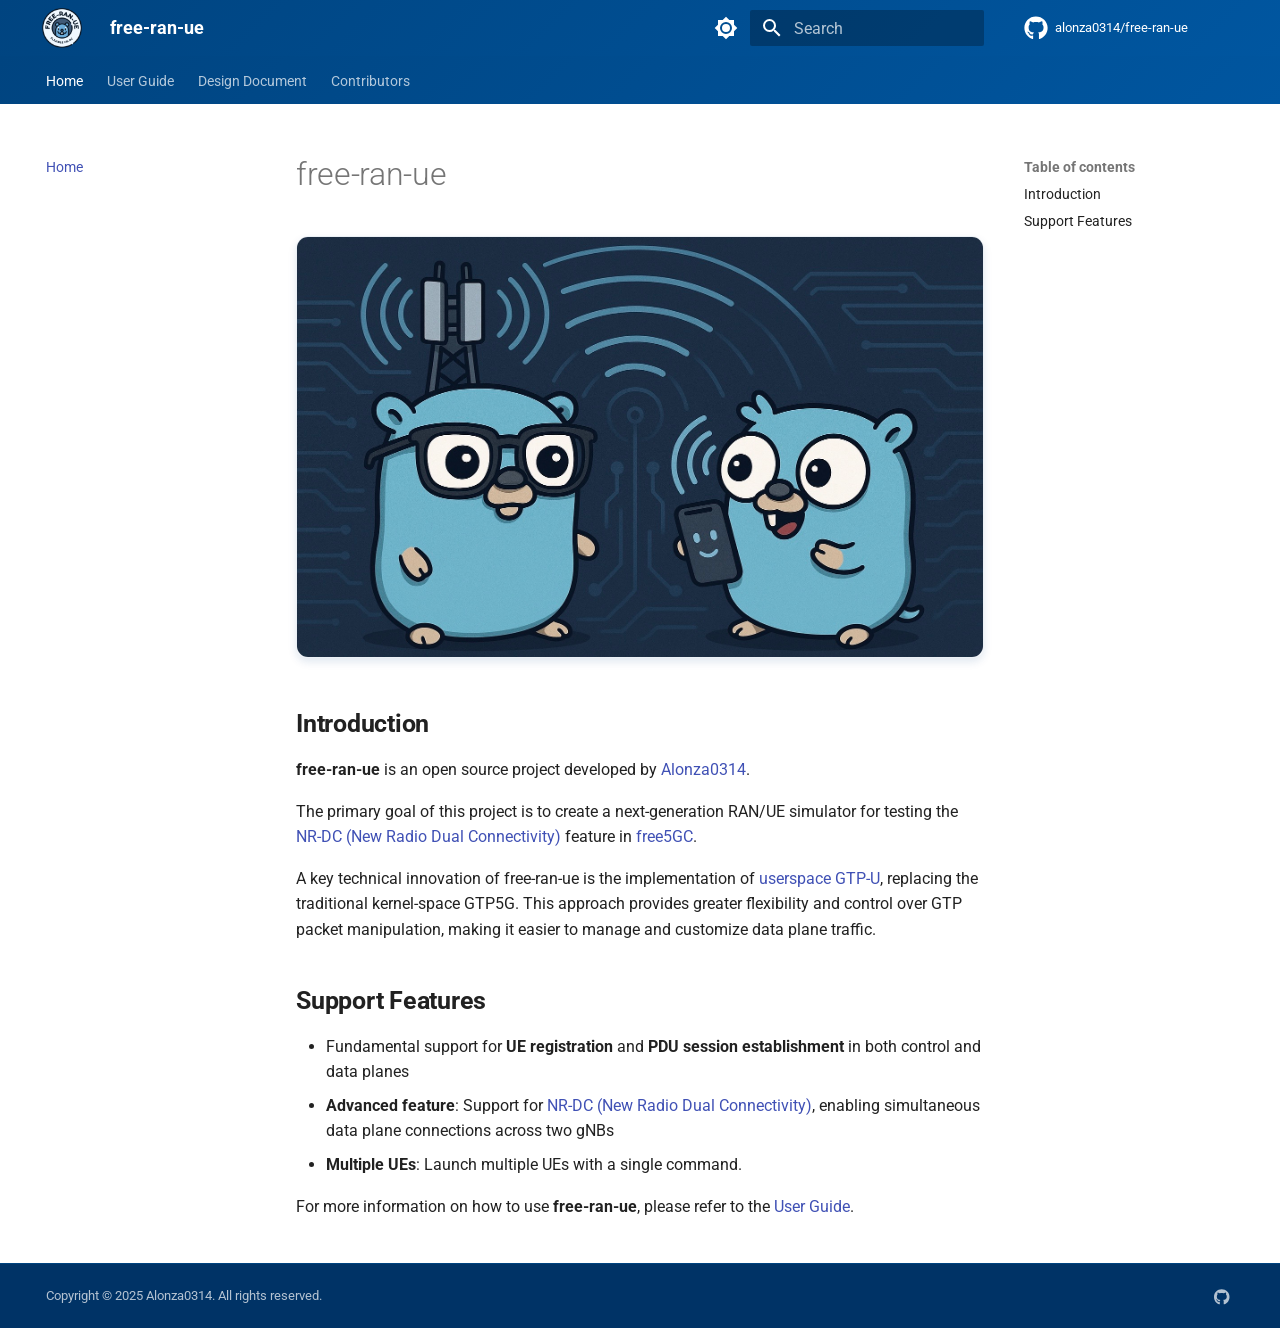
<file: index.html>
<!doctype html><html lang=en class=no-js> <head><meta charset=utf-8><meta name=viewport content="width=device-width,initial-scale=1"><meta name=description content="RAN/UE Simulation Tool"><meta name=author content=alonza0314><link href=https://alonza0314.github.io/free-ran-ue/ rel=canonical><link href=doc-user-guide/ rel=next><link rel=icon href=image/free-ran-ue-favicon.png><meta name=generator content="mkdocs-1.5.3, mkdocs-material-9.5.13"><title>free-ran-ue</title><link rel=stylesheet href=assets/stylesheets/main.7e359304.min.css><link rel=stylesheet href=assets/stylesheets/palette.06af60db.min.css><link rel=preconnect href=https://fonts.gstatic.com crossorigin><link rel=stylesheet href="https://fonts.googleapis.com/css?family=Roboto:300,300i,400,400i,700,700i%7CRoboto+Mono:400,400i,700,700i&display=fallback"><style>:root{--md-text-font:"Roboto";--md-code-font:"Roboto Mono"}</style><link rel=stylesheet href=stylesheets/extra.css><script>__md_scope=new URL(".",location),__md_hash=e=>[...e].reduce((e,_)=>(e<<5)-e+_.charCodeAt(0),0),__md_get=(e,_=localStorage,t=__md_scope)=>JSON.parse(_.getItem(t.pathname+"."+e)),__md_set=(e,_,t=localStorage,a=__md_scope)=>{try{t.setItem(a.pathname+"."+e,JSON.stringify(_))}catch(e){}}</script></head> <body dir=ltr data-md-color-scheme=default data-md-color-primary=blue-grey data-md-color-accent=light-blue> <input class=md-toggle data-md-toggle=drawer type=checkbox id=__drawer autocomplete=off> <input class=md-toggle data-md-toggle=search type=checkbox id=__search autocomplete=off> <label class=md-overlay for=__drawer></label> <div data-md-component=skip> <a href=#free-ran-ue class=md-skip> Skip to content </a> </div> <div data-md-component=announce> </div> <header class=md-header data-md-component=header> <nav class="md-header__inner md-grid" aria-label=Header> <a href=. title=free-ran-ue class="md-header__button md-logo" aria-label=free-ran-ue data-md-component=logo> <img src=image/free-ran-ue-logo.png alt=logo> </a> <label class="md-header__button md-icon" for=__drawer> <svg xmlns=http://www.w3.org/2000/svg viewbox="0 0 24 24"><path d="M3 6h18v2H3V6m0 5h18v2H3v-2m0 5h18v2H3v-2Z"/></svg> </label> <div class=md-header__title data-md-component=header-title> <div class=md-header__ellipsis> <div class=md-header__topic> <span class=md-ellipsis> free-ran-ue </span> </div> <div class=md-header__topic data-md-component=header-topic> <span class=md-ellipsis> Home </span> </div> </div> </div> <form class=md-header__option data-md-component=palette> <input class=md-option data-md-color-media data-md-color-scheme=default data-md-color-primary=blue-grey data-md-color-accent=light-blue aria-label="Switch to dark mode" type=radio name=__palette id=__palette_0> <label class="md-header__button md-icon" title="Switch to dark mode" for=__palette_1 hidden> <svg xmlns=http://www.w3.org/2000/svg viewbox="0 0 24 24"><path d="M12 8a4 4 0 0 0-4 4 4 4 0 0 0 4 4 4 4 0 0 0 4-4 4 4 0 0 0-4-4m0 10a6 6 0 0 1-6-6 6 6 0 0 1 6-6 6 6 0 0 1 6 6 6 6 0 0 1-6 6m8-9.31V4h-4.69L12 .69 8.69 4H4v4.69L.69 12 4 15.31V20h4.69L12 23.31 15.31 20H20v-4.69L23.31 12 20 8.69Z"/></svg> </label> <input class=md-option data-md-color-media data-md-color-scheme=slate data-md-color-primary=blue-grey data-md-color-accent=light-blue aria-label="Switch to light mode" type=radio name=__palette id=__palette_1> <label class="md-header__button md-icon" title="Switch to light mode" for=__palette_0 hidden> <svg xmlns=http://www.w3.org/2000/svg viewbox="0 0 24 24"><path d="M12 18c-.89 0-1.74-.2-2.5-.55C11.56 16.5 13 14.42 13 12c0-2.42-1.44-4.5-3.5-5.45C10.26 6.2 11.11 6 12 6a6 6 0 0 1 6 6 6 6 0 0 1-6 6m8-9.31V4h-4.69L12 .69 8.69 4H4v4.69L.69 12 4 15.31V20h4.69L12 23.31 15.31 20H20v-4.69L23.31 12 20 8.69Z"/></svg> </label> </form> <script>var media,input,key,value,palette=__md_get("__palette");if(palette&&palette.color){"(prefers-color-scheme)"===palette.color.media&&(media=matchMedia("(prefers-color-scheme: light)"),input=document.querySelector(media.matches?"[data-md-color-media='(prefers-color-scheme: light)']":"[data-md-color-media='(prefers-color-scheme: dark)']"),palette.color.media=input.getAttribute("data-md-color-media"),palette.color.scheme=input.getAttribute("data-md-color-scheme"),palette.color.primary=input.getAttribute("data-md-color-primary"),palette.color.accent=input.getAttribute("data-md-color-accent"));for([key,value]of Object.entries(palette.color))document.body.setAttribute("data-md-color-"+key,value)}</script> <label class="md-header__button md-icon" for=__search> <svg xmlns=http://www.w3.org/2000/svg viewbox="0 0 24 24"><path d="M9.5 3A6.5 6.5 0 0 1 16 9.5c0 1.61-.59 3.09-1.56 4.23l.27.27h.79l5 5-1.5 1.5-5-5v-.79l-.27-.27A6.516 6.516 0 0 1 9.5 16 6.5 6.5 0 0 1 3 9.5 6.5 6.5 0 0 1 9.5 3m0 2C7 5 5 7 5 9.5S7 14 9.5 14 14 12 14 9.5 12 5 9.5 5Z"/></svg> </label> <div class=md-search data-md-component=search role=dialog> <label class=md-search__overlay for=__search></label> <div class=md-search__inner role=search> <form class=md-search__form name=search> <input type=text class=md-search__input name=query aria-label=Search placeholder=Search autocapitalize=off autocorrect=off autocomplete=off spellcheck=false data-md-component=search-query required> <label class="md-search__icon md-icon" for=__search> <svg xmlns=http://www.w3.org/2000/svg viewbox="0 0 24 24"><path d="M9.5 3A6.5 6.5 0 0 1 16 9.5c0 1.61-.59 3.09-1.56 4.23l.27.27h.79l5 5-1.5 1.5-5-5v-.79l-.27-.27A6.516 6.516 0 0 1 9.5 16 6.5 6.5 0 0 1 3 9.5 6.5 6.5 0 0 1 9.5 3m0 2C7 5 5 7 5 9.5S7 14 9.5 14 14 12 14 9.5 12 5 9.5 5Z"/></svg> <svg xmlns=http://www.w3.org/2000/svg viewbox="0 0 24 24"><path d="M20 11v2H8l5.5 5.5-1.42 1.42L4.16 12l7.92-7.92L13.5 5.5 8 11h12Z"/></svg> </label> <nav class=md-search__options aria-label=Search> <a href=javascript:void(0) class="md-search__icon md-icon" title=Share aria-label=Share data-clipboard data-clipboard-text data-md-component=search-share tabindex=-1> <svg xmlns=http://www.w3.org/2000/svg viewbox="0 0 24 24"><path d="M18 16.08c-.76 0-1.44.3-1.96.77L8.91 12.7c.05-.23.09-.46.09-.7 0-.24-.04-.47-.09-.7l7.05-4.11c.54.5 1.25.81 2.04.81a3 3 0 0 0 3-3 3 3 0 0 0-3-3 3 3 0 0 0-3 3c0 .24.04.47.09.7L8.04 9.81C7.5 9.31 6.79 9 6 9a3 3 0 0 0-3 3 3 3 0 0 0 3 3c.79 0 1.5-.31 2.04-.81l7.12 4.15c-.05.21-.08.43-.08.66 0 1.61 1.31 2.91 2.92 2.91 1.61 0 2.92-1.3 2.92-2.91A2.92 2.92 0 0 0 18 16.08Z"/></svg> </a> <button type=reset class="md-search__icon md-icon" title=Clear aria-label=Clear tabindex=-1> <svg xmlns=http://www.w3.org/2000/svg viewbox="0 0 24 24"><path d="M19 6.41 17.59 5 12 10.59 6.41 5 5 6.41 10.59 12 5 17.59 6.41 19 12 13.41 17.59 19 19 17.59 13.41 12 19 6.41Z"/></svg> </button> </nav> </form> <div class=md-search__output> <div class=md-search__scrollwrap data-md-scrollfix> <div class=md-search-result data-md-component=search-result> <div class=md-search-result__meta> Initializing search </div> <ol class=md-search-result__list role=presentation></ol> </div> </div> </div> </div> </div> <div class=md-header__source> <a href=https://github.com/alonza0314/free-ran-ue title="Go to repository" class=md-source data-md-component=source> <div class="md-source__icon md-icon"> <svg xmlns=http://www.w3.org/2000/svg viewbox="0 0 496 512"><!-- Font Awesome Free 6.5.1 by @fontawesome - https://fontawesome.com License - https://fontawesome.com/license/free (Icons: CC BY 4.0, Fonts: SIL OFL 1.1, Code: MIT License) Copyright 2023 Fonticons, Inc.--><path d="M165.9 397.4c0 2-2.3 3.6-5.2 3.6-3.3.3-5.6-1.3-5.6-3.6 0-2 2.3-3.6 5.2-3.6 3-.3 5.6 1.3 5.6 3.6zm-31.1-4.5c-.7 2 1.3 4.3 4.3 4.9 2.6 1 5.6 0 6.2-2s-1.3-4.3-4.3-5.2c-2.6-.7-5.5.3-6.2 2.3zm44.2-1.7c-2.9.7-4.9 2.6-4.6 4.9.3 2 2.9 3.3 5.9 2.6 2.9-.7 4.9-2.6 4.6-4.6-.3-1.9-3-3.2-5.9-2.9zM244.8 8C106.1 8 0 113.3 0 252c0 110.9 69.8 205.8 169.5 239.2 12.8 2.3 17.3-5.6 17.3-12.1 0-6.2-.3-40.4-.3-61.4 0 0-70 15-84.7-29.8 0 0-11.4-29.1-27.8-36.6 0 0-22.9-15.7 1.6-15.4 0 0 24.9 2 38.6 25.8 21.9 38.6 58.6 27.5 72.9 20.9 2.3-16 8.8-27.1 16-33.7-55.9-6.2-112.3-14.3-112.3-110.5 0-27.5 7.6-41.3 23.6-58.9-2.6-6.5-11.1-33.3 2.6-67.9 20.9-6.5 69 27 69 27 20-5.6 41.5-8.5 62.8-8.5s42.8 2.9 62.8 8.5c0 0 48.1-33.6 69-27 13.7 34.7 5.2 61.4 2.6 67.9 16 17.7 25.8 31.5 25.8 58.9 0 96.5-58.9 104.2-114.8 110.5 9.2 7.9 17 22.9 17 46.4 0 33.7-.3 75.4-.3 83.6 0 6.5 4.6 14.4 17.3 12.1C428.2 457.8 496 362.9 496 252 496 113.3 383.5 8 244.8 8zM97.2 352.9c-1.3 1-1 3.3.7 5.2 1.6 1.6 3.9 2.3 5.2 1 1.3-1 1-3.3-.7-5.2-1.6-1.6-3.9-2.3-5.2-1zm-10.8-8.1c-.7 1.3.3 2.9 2.3 3.9 1.6 1 3.6.7 4.3-.7.7-1.3-.3-2.9-2.3-3.9-2-.6-3.6-.3-4.3.7zm32.4 35.6c-1.6 1.3-1 4.3 1.3 6.2 2.3 2.3 5.2 2.6 6.5 1 1.3-1.3.7-4.3-1.3-6.2-2.2-2.3-5.2-2.6-6.5-1zm-11.4-14.7c-1.6 1-1.6 3.6 0 5.9 1.6 2.3 4.3 3.3 5.6 2.3 1.6-1.3 1.6-3.9 0-6.2-1.4-2.3-4-3.3-5.6-2z"/></svg> </div> <div class=md-source__repository> alonza0314/free-ran-ue </div> </a> </div> </nav> </header> <div class=md-container data-md-component=container> <nav class=md-tabs aria-label=Tabs data-md-component=tabs> <div class=md-grid> <ul class=md-tabs__list> <li class="md-tabs__item md-tabs__item--active"> <a href=. class=md-tabs__link> Home </a> </li> <li class=md-tabs__item> <a href=doc-user-guide/ class=md-tabs__link> User Guide </a> </li> <li class=md-tabs__item> <a href=doc-design-document/ class=md-tabs__link> Design Document </a> </li> <li class=md-tabs__item> <a href=doc-contributors/ class=md-tabs__link> Contributors </a> </li> </ul> </div> </nav> <main class=md-main data-md-component=main> <div class="md-main__inner md-grid"> <div class="md-sidebar md-sidebar--primary" data-md-component=sidebar data-md-type=navigation> <div class=md-sidebar__scrollwrap> <div class=md-sidebar__inner> <nav class="md-nav md-nav--primary md-nav--lifted" aria-label=Navigation data-md-level=0> <label class=md-nav__title for=__drawer> <a href=. title=free-ran-ue class="md-nav__button md-logo" aria-label=free-ran-ue data-md-component=logo> <img src=image/free-ran-ue-logo.png alt=logo> </a> free-ran-ue </label> <div class=md-nav__source> <a href=https://github.com/alonza0314/free-ran-ue title="Go to repository" class=md-source data-md-component=source> <div class="md-source__icon md-icon"> <svg xmlns=http://www.w3.org/2000/svg viewbox="0 0 496 512"><!-- Font Awesome Free 6.5.1 by @fontawesome - https://fontawesome.com License - https://fontawesome.com/license/free (Icons: CC BY 4.0, Fonts: SIL OFL 1.1, Code: MIT License) Copyright 2023 Fonticons, Inc.--><path d="M165.9 397.4c0 2-2.3 3.6-5.2 3.6-3.3.3-5.6-1.3-5.6-3.6 0-2 2.3-3.6 5.2-3.6 3-.3 5.6 1.3 5.6 3.6zm-31.1-4.5c-.7 2 1.3 4.3 4.3 4.9 2.6 1 5.6 0 6.2-2s-1.3-4.3-4.3-5.2c-2.6-.7-5.5.3-6.2 2.3zm44.2-1.7c-2.9.7-4.9 2.6-4.6 4.9.3 2 2.9 3.3 5.9 2.6 2.9-.7 4.9-2.6 4.6-4.6-.3-1.9-3-3.2-5.9-2.9zM244.8 8C106.1 8 0 113.3 0 252c0 110.9 69.8 205.8 169.5 239.2 12.8 2.3 17.3-5.6 17.3-12.1 0-6.2-.3-40.4-.3-61.4 0 0-70 15-84.7-29.8 0 0-11.4-29.1-27.8-36.6 0 0-22.9-15.7 1.6-15.4 0 0 24.9 2 38.6 25.8 21.9 38.6 58.6 27.5 72.9 20.9 2.3-16 8.8-27.1 16-33.7-55.9-6.2-112.3-14.3-112.3-110.5 0-27.5 7.6-41.3 23.6-58.9-2.6-6.5-11.1-33.3 2.6-67.9 20.9-6.5 69 27 69 27 20-5.6 41.5-8.5 62.8-8.5s42.8 2.9 62.8 8.5c0 0 48.1-33.6 69-27 13.7 34.7 5.2 61.4 2.6 67.9 16 17.7 25.8 31.5 25.8 58.9 0 96.5-58.9 104.2-114.8 110.5 9.2 7.9 17 22.9 17 46.4 0 33.7-.3 75.4-.3 83.6 0 6.5 4.6 14.4 17.3 12.1C428.2 457.8 496 362.9 496 252 496 113.3 383.5 8 244.8 8zM97.2 352.9c-1.3 1-1 3.3.7 5.2 1.6 1.6 3.9 2.3 5.2 1 1.3-1 1-3.3-.7-5.2-1.6-1.6-3.9-2.3-5.2-1zm-10.8-8.1c-.7 1.3.3 2.9 2.3 3.9 1.6 1 3.6.7 4.3-.7.7-1.3-.3-2.9-2.3-3.9-2-.6-3.6-.3-4.3.7zm32.4 35.6c-1.6 1.3-1 4.3 1.3 6.2 2.3 2.3 5.2 2.6 6.5 1 1.3-1.3.7-4.3-1.3-6.2-2.2-2.3-5.2-2.6-6.5-1zm-11.4-14.7c-1.6 1-1.6 3.6 0 5.9 1.6 2.3 4.3 3.3 5.6 2.3 1.6-1.3 1.6-3.9 0-6.2-1.4-2.3-4-3.3-5.6-2z"/></svg> </div> <div class=md-source__repository> alonza0314/free-ran-ue </div> </a> </div> <ul class=md-nav__list data-md-scrollfix> <li class="md-nav__item md-nav__item--active"> <input class="md-nav__toggle md-toggle" type=checkbox id=__toc> <label class="md-nav__link md-nav__link--active" for=__toc> <span class=md-ellipsis> Home </span> <span class="md-nav__icon md-icon"></span> </label> <a href=. class="md-nav__link md-nav__link--active"> <span class=md-ellipsis> Home </span> </a> <nav class="md-nav md-nav--secondary" aria-label="Table of contents"> <label class=md-nav__title for=__toc> <span class="md-nav__icon md-icon"></span> Table of contents </label> <ul class=md-nav__list data-md-component=toc data-md-scrollfix> <li class=md-nav__item> <a href=#introduction class=md-nav__link> <span class=md-ellipsis> Introduction </span> </a> </li> <li class=md-nav__item> <a href=#support-features class=md-nav__link> <span class=md-ellipsis> Support Features </span> </a> </li> </ul> </nav> </li> <li class=md-nav__item> <a href=doc-user-guide/ class=md-nav__link> <span class=md-ellipsis> User Guide </span> </a> </li> <li class=md-nav__item> <a href=doc-design-document/ class=md-nav__link> <span class=md-ellipsis> Design Document </span> </a> </li> <li class=md-nav__item> <a href=doc-contributors/ class=md-nav__link> <span class=md-ellipsis> Contributors </span> </a> </li> </ul> </nav> </div> </div> </div> <div class="md-sidebar md-sidebar--secondary" data-md-component=sidebar data-md-type=toc> <div class=md-sidebar__scrollwrap> <div class=md-sidebar__inner> <nav class="md-nav md-nav--secondary" aria-label="Table of contents"> <label class=md-nav__title for=__toc> <span class="md-nav__icon md-icon"></span> Table of contents </label> <ul class=md-nav__list data-md-component=toc data-md-scrollfix> <li class=md-nav__item> <a href=#introduction class=md-nav__link> <span class=md-ellipsis> Introduction </span> </a> </li> <li class=md-nav__item> <a href=#support-features class=md-nav__link> <span class=md-ellipsis> Support Features </span> </a> </li> </ul> </nav> </div> </div> </div> <div class=md-content data-md-component=content> <article class="md-content__inner md-typeset"> <h1 id=free-ran-ue>free-ran-ue</h1> <p><img alt=free-ran-ue src=image/free-ran-ue.jpg></p> <h2 id=introduction><strong>Introduction</strong></h2> <p><strong>free-ran-ue</strong> is an open source project developed by <a href=https://github.com/Alonza0314>Alonza0314</a>.</p> <p>The primary goal of this project is to create a next-generation RAN/UE simulator for testing the <a href=https://free5gc.org/blog/20250219/20250219/ >NR-DC (New Radio Dual Connectivity)</a> feature in <a href=https://free5gc.org/ >free5GC</a>.</p> <p>A key technical innovation of free-ran-ue is the implementation of <a href=doc-design-document/01-userspace-gtp-u/ >userspace GTP-U</a>, replacing the traditional kernel-space GTP5G. This approach provides greater flexibility and control over GTP packet manipulation, making it easier to manage and customize data plane traffic.</p> <h2 id=support-features><strong>Support Features</strong></h2> <ul> <li>Fundamental support for <strong>UE registration</strong> and <strong>PDU session establishment</strong> in both control and data planes</li> <li><strong>Advanced feature</strong>: Support for <a href=https://free5gc.org/blog/20250219/20250219/ >NR-DC (New Radio Dual Connectivity)</a>, enabling simultaneous data plane connections across two gNBs</li> <li><strong>Multiple UEs</strong>: Launch multiple UEs with a single command.</li> </ul> <p>For more information on how to use <strong>free-ran-ue</strong>, please refer to the <a href=doc-user-guide/ >User Guide</a>.</p> </article> </div> <script>var tabs=__md_get("__tabs");if(Array.isArray(tabs))e:for(var set of document.querySelectorAll(".tabbed-set")){var tab,labels=set.querySelector(".tabbed-labels");for(tab of tabs)for(var label of labels.getElementsByTagName("label"))if(label.innerText.trim()===tab){var input=document.getElementById(label.htmlFor);input.checked=!0;continue e}}</script> <script>var target=document.getElementById(location.hash.slice(1));target&&target.name&&(target.checked=target.name.startsWith("__tabbed_"))</script> </div> <button type=button class="md-top md-icon" data-md-component=top hidden> <svg xmlns=http://www.w3.org/2000/svg viewbox="0 0 24 24"><path d="M13 20h-2V8l-5.5 5.5-1.42-1.42L12 4.16l7.92 7.92-1.42 1.42L13 8v12Z"/></svg> Back to top </button> </main> <footer class=md-footer> <div class="md-footer-meta md-typeset"> <div class="md-footer-meta__inner md-grid"> <div class=md-copyright> <div class=md-copyright__highlight> Copyright &copy; 2025 Alonza0314. All rights reserved. </div> </div> <div class=md-social> <a href=https://github.com/alonza0314 target=_blank rel=noopener title=github.com class=md-social__link> <svg xmlns=http://www.w3.org/2000/svg viewbox="0 0 496 512"><!-- Font Awesome Free 6.5.1 by @fontawesome - https://fontawesome.com License - https://fontawesome.com/license/free (Icons: CC BY 4.0, Fonts: SIL OFL 1.1, Code: MIT License) Copyright 2023 Fonticons, Inc.--><path d="M165.9 397.4c0 2-2.3 3.6-5.2 3.6-3.3.3-5.6-1.3-5.6-3.6 0-2 2.3-3.6 5.2-3.6 3-.3 5.6 1.3 5.6 3.6zm-31.1-4.5c-.7 2 1.3 4.3 4.3 4.9 2.6 1 5.6 0 6.2-2s-1.3-4.3-4.3-5.2c-2.6-.7-5.5.3-6.2 2.3zm44.2-1.7c-2.9.7-4.9 2.6-4.6 4.9.3 2 2.9 3.3 5.9 2.6 2.9-.7 4.9-2.6 4.6-4.6-.3-1.9-3-3.2-5.9-2.9zM244.8 8C106.1 8 0 113.3 0 252c0 110.9 69.8 205.8 169.5 239.2 12.8 2.3 17.3-5.6 17.3-12.1 0-6.2-.3-40.4-.3-61.4 0 0-70 15-84.7-29.8 0 0-11.4-29.1-27.8-36.6 0 0-22.9-15.7 1.6-15.4 0 0 24.9 2 38.6 25.8 21.9 38.6 58.6 27.5 72.9 20.9 2.3-16 8.8-27.1 16-33.7-55.9-6.2-112.3-14.3-112.3-110.5 0-27.5 7.6-41.3 23.6-58.9-2.6-6.5-11.1-33.3 2.6-67.9 20.9-6.5 69 27 69 27 20-5.6 41.5-8.5 62.8-8.5s42.8 2.9 62.8 8.5c0 0 48.1-33.6 69-27 13.7 34.7 5.2 61.4 2.6 67.9 16 17.7 25.8 31.5 25.8 58.9 0 96.5-58.9 104.2-114.8 110.5 9.2 7.9 17 22.9 17 46.4 0 33.7-.3 75.4-.3 83.6 0 6.5 4.6 14.4 17.3 12.1C428.2 457.8 496 362.9 496 252 496 113.3 383.5 8 244.8 8zM97.2 352.9c-1.3 1-1 3.3.7 5.2 1.6 1.6 3.9 2.3 5.2 1 1.3-1 1-3.3-.7-5.2-1.6-1.6-3.9-2.3-5.2-1zm-10.8-8.1c-.7 1.3.3 2.9 2.3 3.9 1.6 1 3.6.7 4.3-.7.7-1.3-.3-2.9-2.3-3.9-2-.6-3.6-.3-4.3.7zm32.4 35.6c-1.6 1.3-1 4.3 1.3 6.2 2.3 2.3 5.2 2.6 6.5 1 1.3-1.3.7-4.3-1.3-6.2-2.2-2.3-5.2-2.6-6.5-1zm-11.4-14.7c-1.6 1-1.6 3.6 0 5.9 1.6 2.3 4.3 3.3 5.6 2.3 1.6-1.3 1.6-3.9 0-6.2-1.4-2.3-4-3.3-5.6-2z"/></svg> </a> </div> </div> </div> </footer> </div> <div class=md-dialog data-md-component=dialog> <div class="md-dialog__inner md-typeset"></div> </div> <script id=__config type=application/json>{"base": ".", "features": ["navigation.tabs", "navigation.sections", "navigation.top", "search.highlight", "search.share", "header.autohide", "content.code.copy", "content.code.select", "content.tabs.link"], "search": "assets/javascripts/workers/search.b8dbb3d2.min.js", "translations": {"clipboard.copied": "Copied to clipboard", "clipboard.copy": "Copy to clipboard", "search.result.more.one": "1 more on this page", "search.result.more.other": "# more on this page", "search.result.none": "No matching documents", "search.result.one": "1 matching document", "search.result.other": "# matching documents", "search.result.placeholder": "Type to start searching", "search.result.term.missing": "Missing", "select.version": "Select version"}}</script> <script src=assets/javascripts/bundle.c8d2eff1.min.js></script> <script src=javascripts/extra.js></script> </body> </html>
</file>
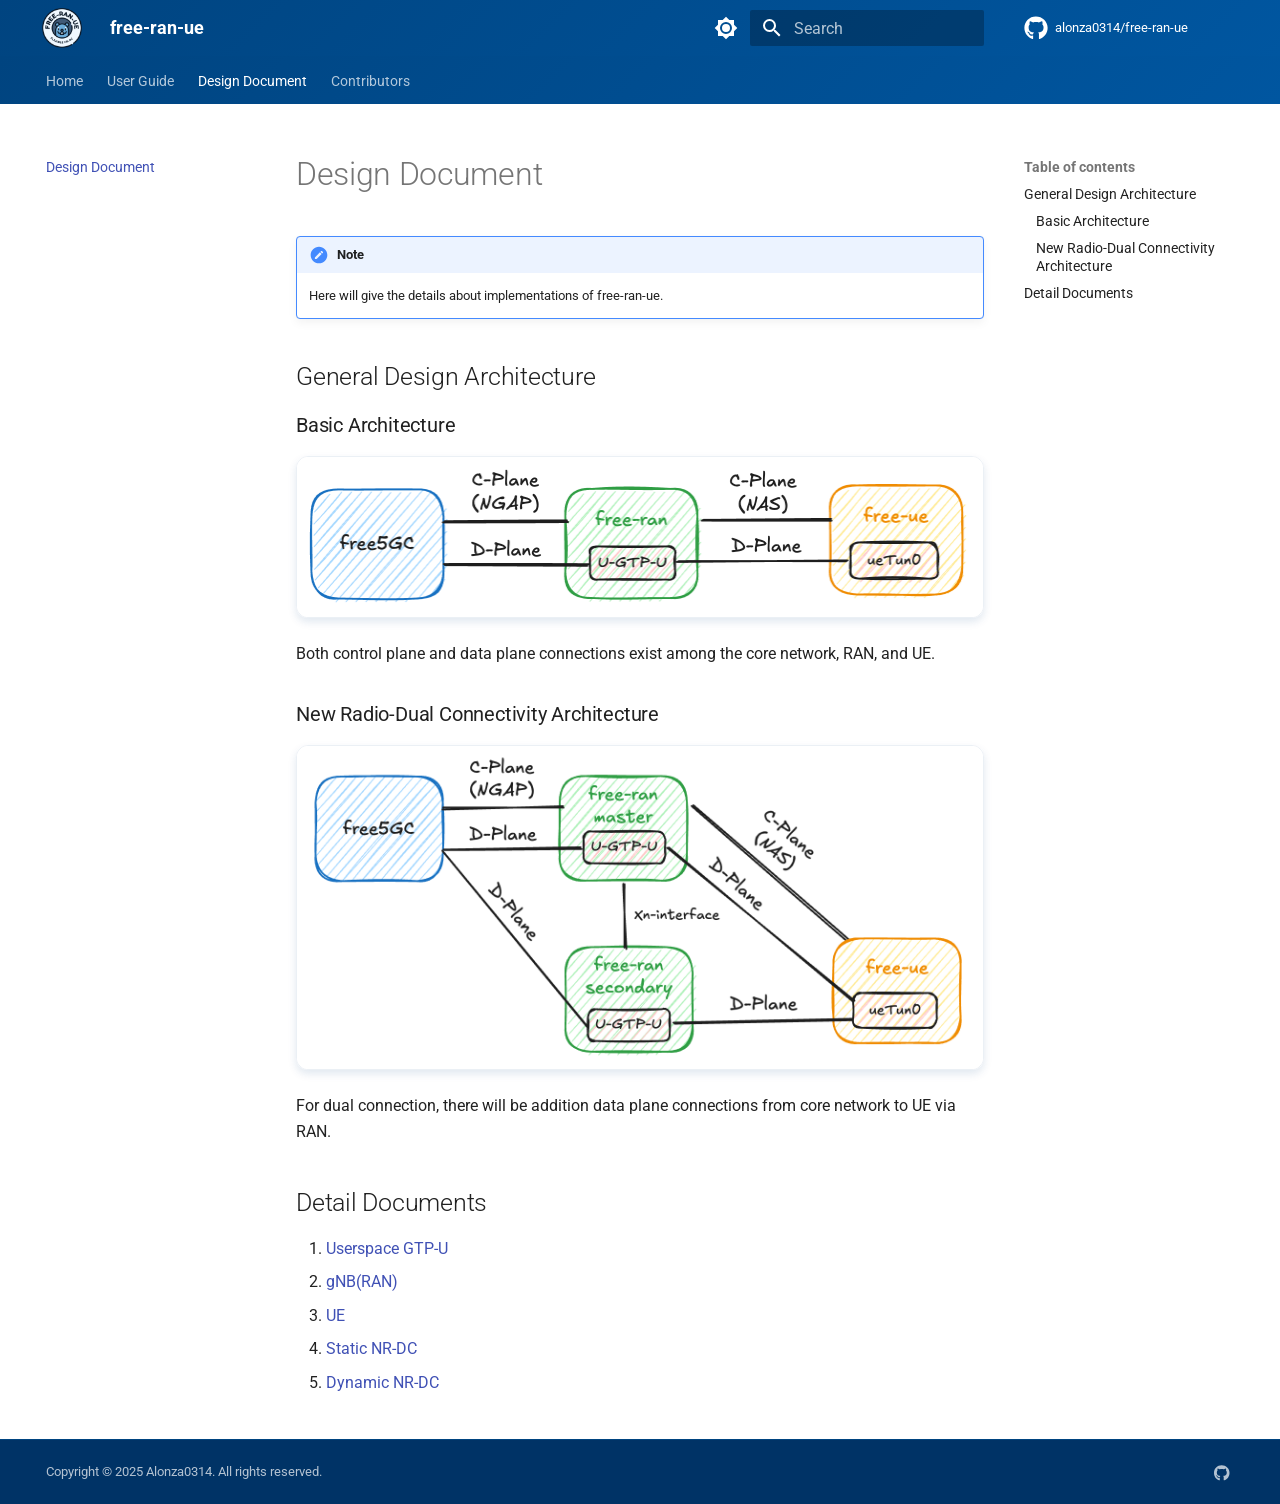
<file: doc-design-document/index.html>
<!doctype html><html lang=en class=no-js> <head><meta charset=utf-8><meta name=viewport content="width=device-width,initial-scale=1"><meta name=description content="RAN/UE Simulation Tool"><meta name=author content=alonza0314><link href=https://alonza0314.github.io/free-ran-ue/doc-design-document/ rel=canonical><link href=../doc-user-guide/ rel=prev><link href=../doc-contributors/ rel=next><link rel=icon href=../image/free-ran-ue-favicon.png><meta name=generator content="mkdocs-1.5.3, mkdocs-material-9.5.13"><title>Design Document - free-ran-ue</title><link rel=stylesheet href=../assets/stylesheets/main.7e359304.min.css><link rel=stylesheet href=../assets/stylesheets/palette.06af60db.min.css><link rel=preconnect href=https://fonts.gstatic.com crossorigin><link rel=stylesheet href="https://fonts.googleapis.com/css?family=Roboto:300,300i,400,400i,700,700i%7CRoboto+Mono:400,400i,700,700i&display=fallback"><style>:root{--md-text-font:"Roboto";--md-code-font:"Roboto Mono"}</style><link rel=stylesheet href=../stylesheets/extra.css><script>__md_scope=new URL("..",location),__md_hash=e=>[...e].reduce((e,_)=>(e<<5)-e+_.charCodeAt(0),0),__md_get=(e,_=localStorage,t=__md_scope)=>JSON.parse(_.getItem(t.pathname+"."+e)),__md_set=(e,_,t=localStorage,a=__md_scope)=>{try{t.setItem(a.pathname+"."+e,JSON.stringify(_))}catch(e){}}</script></head> <body dir=ltr data-md-color-scheme=default data-md-color-primary=blue-grey data-md-color-accent=light-blue> <input class=md-toggle data-md-toggle=drawer type=checkbox id=__drawer autocomplete=off> <input class=md-toggle data-md-toggle=search type=checkbox id=__search autocomplete=off> <label class=md-overlay for=__drawer></label> <div data-md-component=skip> <a href=#design-document class=md-skip> Skip to content </a> </div> <div data-md-component=announce> </div> <header class=md-header data-md-component=header> <nav class="md-header__inner md-grid" aria-label=Header> <a href=.. title=free-ran-ue class="md-header__button md-logo" aria-label=free-ran-ue data-md-component=logo> <img src=../image/free-ran-ue-logo.png alt=logo> </a> <label class="md-header__button md-icon" for=__drawer> <svg xmlns=http://www.w3.org/2000/svg viewbox="0 0 24 24"><path d="M3 6h18v2H3V6m0 5h18v2H3v-2m0 5h18v2H3v-2Z"/></svg> </label> <div class=md-header__title data-md-component=header-title> <div class=md-header__ellipsis> <div class=md-header__topic> <span class=md-ellipsis> free-ran-ue </span> </div> <div class=md-header__topic data-md-component=header-topic> <span class=md-ellipsis> Design Document </span> </div> </div> </div> <form class=md-header__option data-md-component=palette> <input class=md-option data-md-color-media data-md-color-scheme=default data-md-color-primary=blue-grey data-md-color-accent=light-blue aria-label="Switch to dark mode" type=radio name=__palette id=__palette_0> <label class="md-header__button md-icon" title="Switch to dark mode" for=__palette_1 hidden> <svg xmlns=http://www.w3.org/2000/svg viewbox="0 0 24 24"><path d="M12 8a4 4 0 0 0-4 4 4 4 0 0 0 4 4 4 4 0 0 0 4-4 4 4 0 0 0-4-4m0 10a6 6 0 0 1-6-6 6 6 0 0 1 6-6 6 6 0 0 1 6 6 6 6 0 0 1-6 6m8-9.31V4h-4.69L12 .69 8.69 4H4v4.69L.69 12 4 15.31V20h4.69L12 23.31 15.31 20H20v-4.69L23.31 12 20 8.69Z"/></svg> </label> <input class=md-option data-md-color-media data-md-color-scheme=slate data-md-color-primary=blue-grey data-md-color-accent=light-blue aria-label="Switch to light mode" type=radio name=__palette id=__palette_1> <label class="md-header__button md-icon" title="Switch to light mode" for=__palette_0 hidden> <svg xmlns=http://www.w3.org/2000/svg viewbox="0 0 24 24"><path d="M12 18c-.89 0-1.74-.2-2.5-.55C11.56 16.5 13 14.42 13 12c0-2.42-1.44-4.5-3.5-5.45C10.26 6.2 11.11 6 12 6a6 6 0 0 1 6 6 6 6 0 0 1-6 6m8-9.31V4h-4.69L12 .69 8.69 4H4v4.69L.69 12 4 15.31V20h4.69L12 23.31 15.31 20H20v-4.69L23.31 12 20 8.69Z"/></svg> </label> </form> <script>var media,input,key,value,palette=__md_get("__palette");if(palette&&palette.color){"(prefers-color-scheme)"===palette.color.media&&(media=matchMedia("(prefers-color-scheme: light)"),input=document.querySelector(media.matches?"[data-md-color-media='(prefers-color-scheme: light)']":"[data-md-color-media='(prefers-color-scheme: dark)']"),palette.color.media=input.getAttribute("data-md-color-media"),palette.color.scheme=input.getAttribute("data-md-color-scheme"),palette.color.primary=input.getAttribute("data-md-color-primary"),palette.color.accent=input.getAttribute("data-md-color-accent"));for([key,value]of Object.entries(palette.color))document.body.setAttribute("data-md-color-"+key,value)}</script> <label class="md-header__button md-icon" for=__search> <svg xmlns=http://www.w3.org/2000/svg viewbox="0 0 24 24"><path d="M9.5 3A6.5 6.5 0 0 1 16 9.5c0 1.61-.59 3.09-1.56 4.23l.27.27h.79l5 5-1.5 1.5-5-5v-.79l-.27-.27A6.516 6.516 0 0 1 9.5 16 6.5 6.5 0 0 1 3 9.5 6.5 6.5 0 0 1 9.5 3m0 2C7 5 5 7 5 9.5S7 14 9.5 14 14 12 14 9.5 12 5 9.5 5Z"/></svg> </label> <div class=md-search data-md-component=search role=dialog> <label class=md-search__overlay for=__search></label> <div class=md-search__inner role=search> <form class=md-search__form name=search> <input type=text class=md-search__input name=query aria-label=Search placeholder=Search autocapitalize=off autocorrect=off autocomplete=off spellcheck=false data-md-component=search-query required> <label class="md-search__icon md-icon" for=__search> <svg xmlns=http://www.w3.org/2000/svg viewbox="0 0 24 24"><path d="M9.5 3A6.5 6.5 0 0 1 16 9.5c0 1.61-.59 3.09-1.56 4.23l.27.27h.79l5 5-1.5 1.5-5-5v-.79l-.27-.27A6.516 6.516 0 0 1 9.5 16 6.5 6.5 0 0 1 3 9.5 6.5 6.5 0 0 1 9.5 3m0 2C7 5 5 7 5 9.5S7 14 9.5 14 14 12 14 9.5 12 5 9.5 5Z"/></svg> <svg xmlns=http://www.w3.org/2000/svg viewbox="0 0 24 24"><path d="M20 11v2H8l5.5 5.5-1.42 1.42L4.16 12l7.92-7.92L13.5 5.5 8 11h12Z"/></svg> </label> <nav class=md-search__options aria-label=Search> <a href=javascript:void(0) class="md-search__icon md-icon" title=Share aria-label=Share data-clipboard data-clipboard-text data-md-component=search-share tabindex=-1> <svg xmlns=http://www.w3.org/2000/svg viewbox="0 0 24 24"><path d="M18 16.08c-.76 0-1.44.3-1.96.77L8.91 12.7c.05-.23.09-.46.09-.7 0-.24-.04-.47-.09-.7l7.05-4.11c.54.5 1.25.81 2.04.81a3 3 0 0 0 3-3 3 3 0 0 0-3-3 3 3 0 0 0-3 3c0 .24.04.47.09.7L8.04 9.81C7.5 9.31 6.79 9 6 9a3 3 0 0 0-3 3 3 3 0 0 0 3 3c.79 0 1.5-.31 2.04-.81l7.12 4.15c-.05.21-.08.43-.08.66 0 1.61 1.31 2.91 2.92 2.91 1.61 0 2.92-1.3 2.92-2.91A2.92 2.92 0 0 0 18 16.08Z"/></svg> </a> <button type=reset class="md-search__icon md-icon" title=Clear aria-label=Clear tabindex=-1> <svg xmlns=http://www.w3.org/2000/svg viewbox="0 0 24 24"><path d="M19 6.41 17.59 5 12 10.59 6.41 5 5 6.41 10.59 12 5 17.59 6.41 19 12 13.41 17.59 19 19 17.59 13.41 12 19 6.41Z"/></svg> </button> </nav> </form> <div class=md-search__output> <div class=md-search__scrollwrap data-md-scrollfix> <div class=md-search-result data-md-component=search-result> <div class=md-search-result__meta> Initializing search </div> <ol class=md-search-result__list role=presentation></ol> </div> </div> </div> </div> </div> <div class=md-header__source> <a href=https://github.com/alonza0314/free-ran-ue title="Go to repository" class=md-source data-md-component=source> <div class="md-source__icon md-icon"> <svg xmlns=http://www.w3.org/2000/svg viewbox="0 0 496 512"><!-- Font Awesome Free 6.5.1 by @fontawesome - https://fontawesome.com License - https://fontawesome.com/license/free (Icons: CC BY 4.0, Fonts: SIL OFL 1.1, Code: MIT License) Copyright 2023 Fonticons, Inc.--><path d="M165.9 397.4c0 2-2.3 3.6-5.2 3.6-3.3.3-5.6-1.3-5.6-3.6 0-2 2.3-3.6 5.2-3.6 3-.3 5.6 1.3 5.6 3.6zm-31.1-4.5c-.7 2 1.3 4.3 4.3 4.9 2.6 1 5.6 0 6.2-2s-1.3-4.3-4.3-5.2c-2.6-.7-5.5.3-6.2 2.3zm44.2-1.7c-2.9.7-4.9 2.6-4.6 4.9.3 2 2.9 3.3 5.9 2.6 2.9-.7 4.9-2.6 4.6-4.6-.3-1.9-3-3.2-5.9-2.9zM244.8 8C106.1 8 0 113.3 0 252c0 110.9 69.8 205.8 169.5 239.2 12.8 2.3 17.3-5.6 17.3-12.1 0-6.2-.3-40.4-.3-61.4 0 0-70 15-84.7-29.8 0 0-11.4-29.1-27.8-36.6 0 0-22.9-15.7 1.6-15.4 0 0 24.9 2 38.6 25.8 21.9 38.6 58.6 27.5 72.9 20.9 2.3-16 8.8-27.1 16-33.7-55.9-6.2-112.3-14.3-112.3-110.5 0-27.5 7.6-41.3 23.6-58.9-2.6-6.5-11.1-33.3 2.6-67.9 20.9-6.5 69 27 69 27 20-5.6 41.5-8.5 62.8-8.5s42.8 2.9 62.8 8.5c0 0 48.1-33.6 69-27 13.7 34.7 5.2 61.4 2.6 67.9 16 17.7 25.8 31.5 25.8 58.9 0 96.5-58.9 104.2-114.8 110.5 9.2 7.9 17 22.9 17 46.4 0 33.7-.3 75.4-.3 83.6 0 6.5 4.6 14.4 17.3 12.1C428.2 457.8 496 362.9 496 252 496 113.3 383.5 8 244.8 8zM97.2 352.9c-1.3 1-1 3.3.7 5.2 1.6 1.6 3.9 2.3 5.2 1 1.3-1 1-3.3-.7-5.2-1.6-1.6-3.9-2.3-5.2-1zm-10.8-8.1c-.7 1.3.3 2.9 2.3 3.9 1.6 1 3.6.7 4.3-.7.7-1.3-.3-2.9-2.3-3.9-2-.6-3.6-.3-4.3.7zm32.4 35.6c-1.6 1.3-1 4.3 1.3 6.2 2.3 2.3 5.2 2.6 6.5 1 1.3-1.3.7-4.3-1.3-6.2-2.2-2.3-5.2-2.6-6.5-1zm-11.4-14.7c-1.6 1-1.6 3.6 0 5.9 1.6 2.3 4.3 3.3 5.6 2.3 1.6-1.3 1.6-3.9 0-6.2-1.4-2.3-4-3.3-5.6-2z"/></svg> </div> <div class=md-source__repository> alonza0314/free-ran-ue </div> </a> </div> </nav> </header> <div class=md-container data-md-component=container> <nav class=md-tabs aria-label=Tabs data-md-component=tabs> <div class=md-grid> <ul class=md-tabs__list> <li class=md-tabs__item> <a href=.. class=md-tabs__link> Home </a> </li> <li class=md-tabs__item> <a href=../doc-user-guide/ class=md-tabs__link> User Guide </a> </li> <li class="md-tabs__item md-tabs__item--active"> <a href=./ class=md-tabs__link> Design Document </a> </li> <li class=md-tabs__item> <a href=../doc-contributors/ class=md-tabs__link> Contributors </a> </li> </ul> </div> </nav> <main class=md-main data-md-component=main> <div class="md-main__inner md-grid"> <div class="md-sidebar md-sidebar--primary" data-md-component=sidebar data-md-type=navigation> <div class=md-sidebar__scrollwrap> <div class=md-sidebar__inner> <nav class="md-nav md-nav--primary md-nav--lifted" aria-label=Navigation data-md-level=0> <label class=md-nav__title for=__drawer> <a href=.. title=free-ran-ue class="md-nav__button md-logo" aria-label=free-ran-ue data-md-component=logo> <img src=../image/free-ran-ue-logo.png alt=logo> </a> free-ran-ue </label> <div class=md-nav__source> <a href=https://github.com/alonza0314/free-ran-ue title="Go to repository" class=md-source data-md-component=source> <div class="md-source__icon md-icon"> <svg xmlns=http://www.w3.org/2000/svg viewbox="0 0 496 512"><!-- Font Awesome Free 6.5.1 by @fontawesome - https://fontawesome.com License - https://fontawesome.com/license/free (Icons: CC BY 4.0, Fonts: SIL OFL 1.1, Code: MIT License) Copyright 2023 Fonticons, Inc.--><path d="M165.9 397.4c0 2-2.3 3.6-5.2 3.6-3.3.3-5.6-1.3-5.6-3.6 0-2 2.3-3.6 5.2-3.6 3-.3 5.6 1.3 5.6 3.6zm-31.1-4.5c-.7 2 1.3 4.3 4.3 4.9 2.6 1 5.6 0 6.2-2s-1.3-4.3-4.3-5.2c-2.6-.7-5.5.3-6.2 2.3zm44.2-1.7c-2.9.7-4.9 2.6-4.6 4.9.3 2 2.9 3.3 5.9 2.6 2.9-.7 4.9-2.6 4.6-4.6-.3-1.9-3-3.2-5.9-2.9zM244.8 8C106.1 8 0 113.3 0 252c0 110.9 69.8 205.8 169.5 239.2 12.8 2.3 17.3-5.6 17.3-12.1 0-6.2-.3-40.4-.3-61.4 0 0-70 15-84.7-29.8 0 0-11.4-29.1-27.8-36.6 0 0-22.9-15.7 1.6-15.4 0 0 24.9 2 38.6 25.8 21.9 38.6 58.6 27.5 72.9 20.9 2.3-16 8.8-27.1 16-33.7-55.9-6.2-112.3-14.3-112.3-110.5 0-27.5 7.6-41.3 23.6-58.9-2.6-6.5-11.1-33.3 2.6-67.9 20.9-6.5 69 27 69 27 20-5.6 41.5-8.5 62.8-8.5s42.8 2.9 62.8 8.5c0 0 48.1-33.6 69-27 13.7 34.7 5.2 61.4 2.6 67.9 16 17.7 25.8 31.5 25.8 58.9 0 96.5-58.9 104.2-114.8 110.5 9.2 7.9 17 22.9 17 46.4 0 33.7-.3 75.4-.3 83.6 0 6.5 4.6 14.4 17.3 12.1C428.2 457.8 496 362.9 496 252 496 113.3 383.5 8 244.8 8zM97.2 352.9c-1.3 1-1 3.3.7 5.2 1.6 1.6 3.9 2.3 5.2 1 1.3-1 1-3.3-.7-5.2-1.6-1.6-3.9-2.3-5.2-1zm-10.8-8.1c-.7 1.3.3 2.9 2.3 3.9 1.6 1 3.6.7 4.3-.7.7-1.3-.3-2.9-2.3-3.9-2-.6-3.6-.3-4.3.7zm32.4 35.6c-1.6 1.3-1 4.3 1.3 6.2 2.3 2.3 5.2 2.6 6.5 1 1.3-1.3.7-4.3-1.3-6.2-2.2-2.3-5.2-2.6-6.5-1zm-11.4-14.7c-1.6 1-1.6 3.6 0 5.9 1.6 2.3 4.3 3.3 5.6 2.3 1.6-1.3 1.6-3.9 0-6.2-1.4-2.3-4-3.3-5.6-2z"/></svg> </div> <div class=md-source__repository> alonza0314/free-ran-ue </div> </a> </div> <ul class=md-nav__list data-md-scrollfix> <li class=md-nav__item> <a href=.. class=md-nav__link> <span class=md-ellipsis> Home </span> </a> </li> <li class=md-nav__item> <a href=../doc-user-guide/ class=md-nav__link> <span class=md-ellipsis> User Guide </span> </a> </li> <li class="md-nav__item md-nav__item--active"> <input class="md-nav__toggle md-toggle" type=checkbox id=__toc> <label class="md-nav__link md-nav__link--active" for=__toc> <span class=md-ellipsis> Design Document </span> <span class="md-nav__icon md-icon"></span> </label> <a href=./ class="md-nav__link md-nav__link--active"> <span class=md-ellipsis> Design Document </span> </a> <nav class="md-nav md-nav--secondary" aria-label="Table of contents"> <label class=md-nav__title for=__toc> <span class="md-nav__icon md-icon"></span> Table of contents </label> <ul class=md-nav__list data-md-component=toc data-md-scrollfix> <li class=md-nav__item> <a href=#general-design-architecture class=md-nav__link> <span class=md-ellipsis> General Design Architecture </span> </a> <nav class=md-nav aria-label="General Design Architecture"> <ul class=md-nav__list> <li class=md-nav__item> <a href=#basic-architecture class=md-nav__link> <span class=md-ellipsis> Basic Architecture </span> </a> </li> <li class=md-nav__item> <a href=#new-radio-dual-connectivity-architecture class=md-nav__link> <span class=md-ellipsis> New Radio-Dual Connectivity Architecture </span> </a> </li> </ul> </nav> </li> <li class=md-nav__item> <a href=#detail-documents class=md-nav__link> <span class=md-ellipsis> Detail Documents </span> </a> </li> </ul> </nav> </li> <li class=md-nav__item> <a href=../doc-contributors/ class=md-nav__link> <span class=md-ellipsis> Contributors </span> </a> </li> </ul> </nav> </div> </div> </div> <div class="md-sidebar md-sidebar--secondary" data-md-component=sidebar data-md-type=toc> <div class=md-sidebar__scrollwrap> <div class=md-sidebar__inner> <nav class="md-nav md-nav--secondary" aria-label="Table of contents"> <label class=md-nav__title for=__toc> <span class="md-nav__icon md-icon"></span> Table of contents </label> <ul class=md-nav__list data-md-component=toc data-md-scrollfix> <li class=md-nav__item> <a href=#general-design-architecture class=md-nav__link> <span class=md-ellipsis> General Design Architecture </span> </a> <nav class=md-nav aria-label="General Design Architecture"> <ul class=md-nav__list> <li class=md-nav__item> <a href=#basic-architecture class=md-nav__link> <span class=md-ellipsis> Basic Architecture </span> </a> </li> <li class=md-nav__item> <a href=#new-radio-dual-connectivity-architecture class=md-nav__link> <span class=md-ellipsis> New Radio-Dual Connectivity Architecture </span> </a> </li> </ul> </nav> </li> <li class=md-nav__item> <a href=#detail-documents class=md-nav__link> <span class=md-ellipsis> Detail Documents </span> </a> </li> </ul> </nav> </div> </div> </div> <div class=md-content data-md-component=content> <article class="md-content__inner md-typeset"> <h1 id=design-document>Design Document</h1> <div class="admonition note"> <p class=admonition-title>Note</p> <p>Here will give the details about implementations of free-ran-ue.</p> </div> <h2 id=general-design-architecture>General Design Architecture</h2> <h3 id=basic-architecture>Basic Architecture</h3> <p><img alt=free-ran-ue-architecture src=../image/free-ran-ue-architecture.png></p> <p>Both control plane and data plane connections exist among the core network, RAN, and UE.</p> <h3 id=new-radio-dual-connectivity-architecture>New Radio-Dual Connectivity Architecture</h3> <p><img alt=free-ran-ue-architecture-dc src=../image/free-ran-ue-architecture-dc.png></p> <p>For dual connection, there will be addition data plane connections from core network to UE via RAN.</p> <h2 id=detail-documents>Detail Documents</h2> <ol> <li><a href=01-userspace-gtp-u/ >Userspace GTP-U</a></li> <li><a href=02-gnb/ >gNB(RAN)</a></li> <li><a href=03-ue/ >UE</a></li> <li><a href=04-static-nr-dc/ >Static NR-DC</a></li> <li><a href=05-dynamic-nr-dc/ >Dynamic NR-DC</a></li> </ol> </article> </div> <script>var tabs=__md_get("__tabs");if(Array.isArray(tabs))e:for(var set of document.querySelectorAll(".tabbed-set")){var tab,labels=set.querySelector(".tabbed-labels");for(tab of tabs)for(var label of labels.getElementsByTagName("label"))if(label.innerText.trim()===tab){var input=document.getElementById(label.htmlFor);input.checked=!0;continue e}}</script> <script>var target=document.getElementById(location.hash.slice(1));target&&target.name&&(target.checked=target.name.startsWith("__tabbed_"))</script> </div> <button type=button class="md-top md-icon" data-md-component=top hidden> <svg xmlns=http://www.w3.org/2000/svg viewbox="0 0 24 24"><path d="M13 20h-2V8l-5.5 5.5-1.42-1.42L12 4.16l7.92 7.92-1.42 1.42L13 8v12Z"/></svg> Back to top </button> </main> <footer class=md-footer> <div class="md-footer-meta md-typeset"> <div class="md-footer-meta__inner md-grid"> <div class=md-copyright> <div class=md-copyright__highlight> Copyright &copy; 2025 Alonza0314. All rights reserved. </div> </div> <div class=md-social> <a href=https://github.com/alonza0314 target=_blank rel=noopener title=github.com class=md-social__link> <svg xmlns=http://www.w3.org/2000/svg viewbox="0 0 496 512"><!-- Font Awesome Free 6.5.1 by @fontawesome - https://fontawesome.com License - https://fontawesome.com/license/free (Icons: CC BY 4.0, Fonts: SIL OFL 1.1, Code: MIT License) Copyright 2023 Fonticons, Inc.--><path d="M165.9 397.4c0 2-2.3 3.6-5.2 3.6-3.3.3-5.6-1.3-5.6-3.6 0-2 2.3-3.6 5.2-3.6 3-.3 5.6 1.3 5.6 3.6zm-31.1-4.5c-.7 2 1.3 4.3 4.3 4.9 2.6 1 5.6 0 6.2-2s-1.3-4.3-4.3-5.2c-2.6-.7-5.5.3-6.2 2.3zm44.2-1.7c-2.9.7-4.9 2.6-4.6 4.9.3 2 2.9 3.3 5.9 2.6 2.9-.7 4.9-2.6 4.6-4.6-.3-1.9-3-3.2-5.9-2.9zM244.8 8C106.1 8 0 113.3 0 252c0 110.9 69.8 205.8 169.5 239.2 12.8 2.3 17.3-5.6 17.3-12.1 0-6.2-.3-40.4-.3-61.4 0 0-70 15-84.7-29.8 0 0-11.4-29.1-27.8-36.6 0 0-22.9-15.7 1.6-15.4 0 0 24.9 2 38.6 25.8 21.9 38.6 58.6 27.5 72.9 20.9 2.3-16 8.8-27.1 16-33.7-55.9-6.2-112.3-14.3-112.3-110.5 0-27.5 7.6-41.3 23.6-58.9-2.6-6.5-11.1-33.3 2.6-67.9 20.9-6.5 69 27 69 27 20-5.6 41.5-8.5 62.8-8.5s42.8 2.9 62.8 8.5c0 0 48.1-33.6 69-27 13.7 34.7 5.2 61.4 2.6 67.9 16 17.7 25.8 31.5 25.8 58.9 0 96.5-58.9 104.2-114.8 110.5 9.2 7.9 17 22.9 17 46.4 0 33.7-.3 75.4-.3 83.6 0 6.5 4.6 14.4 17.3 12.1C428.2 457.8 496 362.9 496 252 496 113.3 383.5 8 244.8 8zM97.2 352.9c-1.3 1-1 3.3.7 5.2 1.6 1.6 3.9 2.3 5.2 1 1.3-1 1-3.3-.7-5.2-1.6-1.6-3.9-2.3-5.2-1zm-10.8-8.1c-.7 1.3.3 2.9 2.3 3.9 1.6 1 3.6.7 4.3-.7.7-1.3-.3-2.9-2.3-3.9-2-.6-3.6-.3-4.3.7zm32.4 35.6c-1.6 1.3-1 4.3 1.3 6.2 2.3 2.3 5.2 2.6 6.5 1 1.3-1.3.7-4.3-1.3-6.2-2.2-2.3-5.2-2.6-6.5-1zm-11.4-14.7c-1.6 1-1.6 3.6 0 5.9 1.6 2.3 4.3 3.3 5.6 2.3 1.6-1.3 1.6-3.9 0-6.2-1.4-2.3-4-3.3-5.6-2z"/></svg> </a> </div> </div> </div> </footer> </div> <div class=md-dialog data-md-component=dialog> <div class="md-dialog__inner md-typeset"></div> </div> <script id=__config type=application/json>{"base": "..", "features": ["navigation.tabs", "navigation.sections", "navigation.top", "search.highlight", "search.share", "header.autohide", "content.code.copy", "content.code.select", "content.tabs.link"], "search": "../assets/javascripts/workers/search.b8dbb3d2.min.js", "translations": {"clipboard.copied": "Copied to clipboard", "clipboard.copy": "Copy to clipboard", "search.result.more.one": "1 more on this page", "search.result.more.other": "# more on this page", "search.result.none": "No matching documents", "search.result.one": "1 matching document", "search.result.other": "# matching documents", "search.result.placeholder": "Type to start searching", "search.result.term.missing": "Missing", "select.version": "Select version"}}</script> <script src=../assets/javascripts/bundle.c8d2eff1.min.js></script> <script src=../javascripts/extra.js></script> </body> </html>
</file>
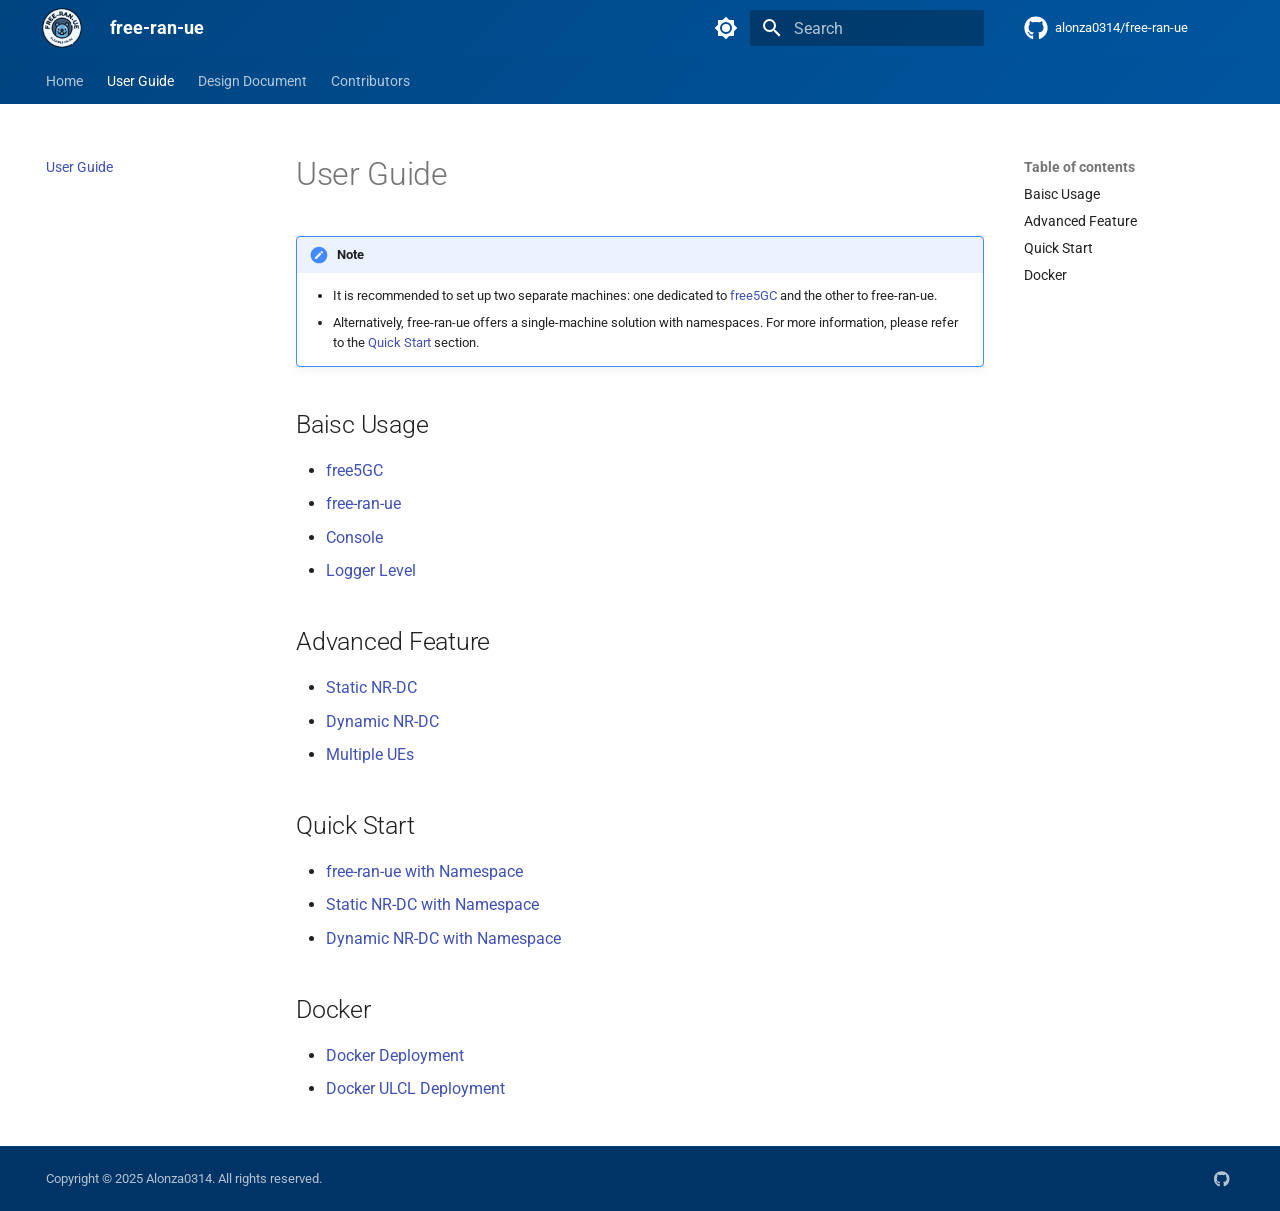
<file: doc-user-guide/index.html>
<!doctype html><html lang=en class=no-js> <head><meta charset=utf-8><meta name=viewport content="width=device-width,initial-scale=1"><meta name=description content="RAN/UE Simulation Tool"><meta name=author content=alonza0314><link href=https://alonza0314.github.io/free-ran-ue/doc-user-guide/ rel=canonical><link rel=prev href=..><link href=../doc-design-document/ rel=next><link rel=icon href=../image/free-ran-ue-favicon.png><meta name=generator content="mkdocs-1.5.3, mkdocs-material-9.5.13"><title>User Guide - free-ran-ue</title><link rel=stylesheet href=../assets/stylesheets/main.7e359304.min.css><link rel=stylesheet href=../assets/stylesheets/palette.06af60db.min.css><link rel=preconnect href=https://fonts.gstatic.com crossorigin><link rel=stylesheet href="https://fonts.googleapis.com/css?family=Roboto:300,300i,400,400i,700,700i%7CRoboto+Mono:400,400i,700,700i&display=fallback"><style>:root{--md-text-font:"Roboto";--md-code-font:"Roboto Mono"}</style><link rel=stylesheet href=../stylesheets/extra.css><script>__md_scope=new URL("..",location),__md_hash=e=>[...e].reduce((e,_)=>(e<<5)-e+_.charCodeAt(0),0),__md_get=(e,_=localStorage,t=__md_scope)=>JSON.parse(_.getItem(t.pathname+"."+e)),__md_set=(e,_,t=localStorage,a=__md_scope)=>{try{t.setItem(a.pathname+"."+e,JSON.stringify(_))}catch(e){}}</script></head> <body dir=ltr data-md-color-scheme=default data-md-color-primary=blue-grey data-md-color-accent=light-blue> <input class=md-toggle data-md-toggle=drawer type=checkbox id=__drawer autocomplete=off> <input class=md-toggle data-md-toggle=search type=checkbox id=__search autocomplete=off> <label class=md-overlay for=__drawer></label> <div data-md-component=skip> <a href=#user-guide class=md-skip> Skip to content </a> </div> <div data-md-component=announce> </div> <header class=md-header data-md-component=header> <nav class="md-header__inner md-grid" aria-label=Header> <a href=.. title=free-ran-ue class="md-header__button md-logo" aria-label=free-ran-ue data-md-component=logo> <img src=../image/free-ran-ue-logo.png alt=logo> </a> <label class="md-header__button md-icon" for=__drawer> <svg xmlns=http://www.w3.org/2000/svg viewbox="0 0 24 24"><path d="M3 6h18v2H3V6m0 5h18v2H3v-2m0 5h18v2H3v-2Z"/></svg> </label> <div class=md-header__title data-md-component=header-title> <div class=md-header__ellipsis> <div class=md-header__topic> <span class=md-ellipsis> free-ran-ue </span> </div> <div class=md-header__topic data-md-component=header-topic> <span class=md-ellipsis> User Guide </span> </div> </div> </div> <form class=md-header__option data-md-component=palette> <input class=md-option data-md-color-media data-md-color-scheme=default data-md-color-primary=blue-grey data-md-color-accent=light-blue aria-label="Switch to dark mode" type=radio name=__palette id=__palette_0> <label class="md-header__button md-icon" title="Switch to dark mode" for=__palette_1 hidden> <svg xmlns=http://www.w3.org/2000/svg viewbox="0 0 24 24"><path d="M12 8a4 4 0 0 0-4 4 4 4 0 0 0 4 4 4 4 0 0 0 4-4 4 4 0 0 0-4-4m0 10a6 6 0 0 1-6-6 6 6 0 0 1 6-6 6 6 0 0 1 6 6 6 6 0 0 1-6 6m8-9.31V4h-4.69L12 .69 8.69 4H4v4.69L.69 12 4 15.31V20h4.69L12 23.31 15.31 20H20v-4.69L23.31 12 20 8.69Z"/></svg> </label> <input class=md-option data-md-color-media data-md-color-scheme=slate data-md-color-primary=blue-grey data-md-color-accent=light-blue aria-label="Switch to light mode" type=radio name=__palette id=__palette_1> <label class="md-header__button md-icon" title="Switch to light mode" for=__palette_0 hidden> <svg xmlns=http://www.w3.org/2000/svg viewbox="0 0 24 24"><path d="M12 18c-.89 0-1.74-.2-2.5-.55C11.56 16.5 13 14.42 13 12c0-2.42-1.44-4.5-3.5-5.45C10.26 6.2 11.11 6 12 6a6 6 0 0 1 6 6 6 6 0 0 1-6 6m8-9.31V4h-4.69L12 .69 8.69 4H4v4.69L.69 12 4 15.31V20h4.69L12 23.31 15.31 20H20v-4.69L23.31 12 20 8.69Z"/></svg> </label> </form> <script>var media,input,key,value,palette=__md_get("__palette");if(palette&&palette.color){"(prefers-color-scheme)"===palette.color.media&&(media=matchMedia("(prefers-color-scheme: light)"),input=document.querySelector(media.matches?"[data-md-color-media='(prefers-color-scheme: light)']":"[data-md-color-media='(prefers-color-scheme: dark)']"),palette.color.media=input.getAttribute("data-md-color-media"),palette.color.scheme=input.getAttribute("data-md-color-scheme"),palette.color.primary=input.getAttribute("data-md-color-primary"),palette.color.accent=input.getAttribute("data-md-color-accent"));for([key,value]of Object.entries(palette.color))document.body.setAttribute("data-md-color-"+key,value)}</script> <label class="md-header__button md-icon" for=__search> <svg xmlns=http://www.w3.org/2000/svg viewbox="0 0 24 24"><path d="M9.5 3A6.5 6.5 0 0 1 16 9.5c0 1.61-.59 3.09-1.56 4.23l.27.27h.79l5 5-1.5 1.5-5-5v-.79l-.27-.27A6.516 6.516 0 0 1 9.5 16 6.5 6.5 0 0 1 3 9.5 6.5 6.5 0 0 1 9.5 3m0 2C7 5 5 7 5 9.5S7 14 9.5 14 14 12 14 9.5 12 5 9.5 5Z"/></svg> </label> <div class=md-search data-md-component=search role=dialog> <label class=md-search__overlay for=__search></label> <div class=md-search__inner role=search> <form class=md-search__form name=search> <input type=text class=md-search__input name=query aria-label=Search placeholder=Search autocapitalize=off autocorrect=off autocomplete=off spellcheck=false data-md-component=search-query required> <label class="md-search__icon md-icon" for=__search> <svg xmlns=http://www.w3.org/2000/svg viewbox="0 0 24 24"><path d="M9.5 3A6.5 6.5 0 0 1 16 9.5c0 1.61-.59 3.09-1.56 4.23l.27.27h.79l5 5-1.5 1.5-5-5v-.79l-.27-.27A6.516 6.516 0 0 1 9.5 16 6.5 6.5 0 0 1 3 9.5 6.5 6.5 0 0 1 9.5 3m0 2C7 5 5 7 5 9.5S7 14 9.5 14 14 12 14 9.5 12 5 9.5 5Z"/></svg> <svg xmlns=http://www.w3.org/2000/svg viewbox="0 0 24 24"><path d="M20 11v2H8l5.5 5.5-1.42 1.42L4.16 12l7.92-7.92L13.5 5.5 8 11h12Z"/></svg> </label> <nav class=md-search__options aria-label=Search> <a href=javascript:void(0) class="md-search__icon md-icon" title=Share aria-label=Share data-clipboard data-clipboard-text data-md-component=search-share tabindex=-1> <svg xmlns=http://www.w3.org/2000/svg viewbox="0 0 24 24"><path d="M18 16.08c-.76 0-1.44.3-1.96.77L8.91 12.7c.05-.23.09-.46.09-.7 0-.24-.04-.47-.09-.7l7.05-4.11c.54.5 1.25.81 2.04.81a3 3 0 0 0 3-3 3 3 0 0 0-3-3 3 3 0 0 0-3 3c0 .24.04.47.09.7L8.04 9.81C7.5 9.31 6.79 9 6 9a3 3 0 0 0-3 3 3 3 0 0 0 3 3c.79 0 1.5-.31 2.04-.81l7.12 4.15c-.05.21-.08.43-.08.66 0 1.61 1.31 2.91 2.92 2.91 1.61 0 2.92-1.3 2.92-2.91A2.92 2.92 0 0 0 18 16.08Z"/></svg> </a> <button type=reset class="md-search__icon md-icon" title=Clear aria-label=Clear tabindex=-1> <svg xmlns=http://www.w3.org/2000/svg viewbox="0 0 24 24"><path d="M19 6.41 17.59 5 12 10.59 6.41 5 5 6.41 10.59 12 5 17.59 6.41 19 12 13.41 17.59 19 19 17.59 13.41 12 19 6.41Z"/></svg> </button> </nav> </form> <div class=md-search__output> <div class=md-search__scrollwrap data-md-scrollfix> <div class=md-search-result data-md-component=search-result> <div class=md-search-result__meta> Initializing search </div> <ol class=md-search-result__list role=presentation></ol> </div> </div> </div> </div> </div> <div class=md-header__source> <a href=https://github.com/alonza0314/free-ran-ue title="Go to repository" class=md-source data-md-component=source> <div class="md-source__icon md-icon"> <svg xmlns=http://www.w3.org/2000/svg viewbox="0 0 496 512"><!-- Font Awesome Free 6.5.1 by @fontawesome - https://fontawesome.com License - https://fontawesome.com/license/free (Icons: CC BY 4.0, Fonts: SIL OFL 1.1, Code: MIT License) Copyright 2023 Fonticons, Inc.--><path d="M165.9 397.4c0 2-2.3 3.6-5.2 3.6-3.3.3-5.6-1.3-5.6-3.6 0-2 2.3-3.6 5.2-3.6 3-.3 5.6 1.3 5.6 3.6zm-31.1-4.5c-.7 2 1.3 4.3 4.3 4.9 2.6 1 5.6 0 6.2-2s-1.3-4.3-4.3-5.2c-2.6-.7-5.5.3-6.2 2.3zm44.2-1.7c-2.9.7-4.9 2.6-4.6 4.9.3 2 2.9 3.3 5.9 2.6 2.9-.7 4.9-2.6 4.6-4.6-.3-1.9-3-3.2-5.9-2.9zM244.8 8C106.1 8 0 113.3 0 252c0 110.9 69.8 205.8 169.5 239.2 12.8 2.3 17.3-5.6 17.3-12.1 0-6.2-.3-40.4-.3-61.4 0 0-70 15-84.7-29.8 0 0-11.4-29.1-27.8-36.6 0 0-22.9-15.7 1.6-15.4 0 0 24.9 2 38.6 25.8 21.9 38.6 58.6 27.5 72.9 20.9 2.3-16 8.8-27.1 16-33.7-55.9-6.2-112.3-14.3-112.3-110.5 0-27.5 7.6-41.3 23.6-58.9-2.6-6.5-11.1-33.3 2.6-67.9 20.9-6.5 69 27 69 27 20-5.6 41.5-8.5 62.8-8.5s42.8 2.9 62.8 8.5c0 0 48.1-33.6 69-27 13.7 34.7 5.2 61.4 2.6 67.9 16 17.7 25.8 31.5 25.8 58.9 0 96.5-58.9 104.2-114.8 110.5 9.2 7.9 17 22.9 17 46.4 0 33.7-.3 75.4-.3 83.6 0 6.5 4.6 14.4 17.3 12.1C428.2 457.8 496 362.9 496 252 496 113.3 383.5 8 244.8 8zM97.2 352.9c-1.3 1-1 3.3.7 5.2 1.6 1.6 3.9 2.3 5.2 1 1.3-1 1-3.3-.7-5.2-1.6-1.6-3.9-2.3-5.2-1zm-10.8-8.1c-.7 1.3.3 2.9 2.3 3.9 1.6 1 3.6.7 4.3-.7.7-1.3-.3-2.9-2.3-3.9-2-.6-3.6-.3-4.3.7zm32.4 35.6c-1.6 1.3-1 4.3 1.3 6.2 2.3 2.3 5.2 2.6 6.5 1 1.3-1.3.7-4.3-1.3-6.2-2.2-2.3-5.2-2.6-6.5-1zm-11.4-14.7c-1.6 1-1.6 3.6 0 5.9 1.6 2.3 4.3 3.3 5.6 2.3 1.6-1.3 1.6-3.9 0-6.2-1.4-2.3-4-3.3-5.6-2z"/></svg> </div> <div class=md-source__repository> alonza0314/free-ran-ue </div> </a> </div> </nav> </header> <div class=md-container data-md-component=container> <nav class=md-tabs aria-label=Tabs data-md-component=tabs> <div class=md-grid> <ul class=md-tabs__list> <li class=md-tabs__item> <a href=.. class=md-tabs__link> Home </a> </li> <li class="md-tabs__item md-tabs__item--active"> <a href=./ class=md-tabs__link> User Guide </a> </li> <li class=md-tabs__item> <a href=../doc-design-document/ class=md-tabs__link> Design Document </a> </li> <li class=md-tabs__item> <a href=../doc-contributors/ class=md-tabs__link> Contributors </a> </li> </ul> </div> </nav> <main class=md-main data-md-component=main> <div class="md-main__inner md-grid"> <div class="md-sidebar md-sidebar--primary" data-md-component=sidebar data-md-type=navigation> <div class=md-sidebar__scrollwrap> <div class=md-sidebar__inner> <nav class="md-nav md-nav--primary md-nav--lifted" aria-label=Navigation data-md-level=0> <label class=md-nav__title for=__drawer> <a href=.. title=free-ran-ue class="md-nav__button md-logo" aria-label=free-ran-ue data-md-component=logo> <img src=../image/free-ran-ue-logo.png alt=logo> </a> free-ran-ue </label> <div class=md-nav__source> <a href=https://github.com/alonza0314/free-ran-ue title="Go to repository" class=md-source data-md-component=source> <div class="md-source__icon md-icon"> <svg xmlns=http://www.w3.org/2000/svg viewbox="0 0 496 512"><!-- Font Awesome Free 6.5.1 by @fontawesome - https://fontawesome.com License - https://fontawesome.com/license/free (Icons: CC BY 4.0, Fonts: SIL OFL 1.1, Code: MIT License) Copyright 2023 Fonticons, Inc.--><path d="M165.9 397.4c0 2-2.3 3.6-5.2 3.6-3.3.3-5.6-1.3-5.6-3.6 0-2 2.3-3.6 5.2-3.6 3-.3 5.6 1.3 5.6 3.6zm-31.1-4.5c-.7 2 1.3 4.3 4.3 4.9 2.6 1 5.6 0 6.2-2s-1.3-4.3-4.3-5.2c-2.6-.7-5.5.3-6.2 2.3zm44.2-1.7c-2.9.7-4.9 2.6-4.6 4.9.3 2 2.9 3.3 5.9 2.6 2.9-.7 4.9-2.6 4.6-4.6-.3-1.9-3-3.2-5.9-2.9zM244.8 8C106.1 8 0 113.3 0 252c0 110.9 69.8 205.8 169.5 239.2 12.8 2.3 17.3-5.6 17.3-12.1 0-6.2-.3-40.4-.3-61.4 0 0-70 15-84.7-29.8 0 0-11.4-29.1-27.8-36.6 0 0-22.9-15.7 1.6-15.4 0 0 24.9 2 38.6 25.8 21.9 38.6 58.6 27.5 72.9 20.9 2.3-16 8.8-27.1 16-33.7-55.9-6.2-112.3-14.3-112.3-110.5 0-27.5 7.6-41.3 23.6-58.9-2.6-6.5-11.1-33.3 2.6-67.9 20.9-6.5 69 27 69 27 20-5.6 41.5-8.5 62.8-8.5s42.8 2.9 62.8 8.5c0 0 48.1-33.6 69-27 13.7 34.7 5.2 61.4 2.6 67.9 16 17.7 25.8 31.5 25.8 58.9 0 96.5-58.9 104.2-114.8 110.5 9.2 7.9 17 22.9 17 46.4 0 33.7-.3 75.4-.3 83.6 0 6.5 4.6 14.4 17.3 12.1C428.2 457.8 496 362.9 496 252 496 113.3 383.5 8 244.8 8zM97.2 352.9c-1.3 1-1 3.3.7 5.2 1.6 1.6 3.9 2.3 5.2 1 1.3-1 1-3.3-.7-5.2-1.6-1.6-3.9-2.3-5.2-1zm-10.8-8.1c-.7 1.3.3 2.9 2.3 3.9 1.6 1 3.6.7 4.3-.7.7-1.3-.3-2.9-2.3-3.9-2-.6-3.6-.3-4.3.7zm32.4 35.6c-1.6 1.3-1 4.3 1.3 6.2 2.3 2.3 5.2 2.6 6.5 1 1.3-1.3.7-4.3-1.3-6.2-2.2-2.3-5.2-2.6-6.5-1zm-11.4-14.7c-1.6 1-1.6 3.6 0 5.9 1.6 2.3 4.3 3.3 5.6 2.3 1.6-1.3 1.6-3.9 0-6.2-1.4-2.3-4-3.3-5.6-2z"/></svg> </div> <div class=md-source__repository> alonza0314/free-ran-ue </div> </a> </div> <ul class=md-nav__list data-md-scrollfix> <li class=md-nav__item> <a href=.. class=md-nav__link> <span class=md-ellipsis> Home </span> </a> </li> <li class="md-nav__item md-nav__item--active"> <input class="md-nav__toggle md-toggle" type=checkbox id=__toc> <label class="md-nav__link md-nav__link--active" for=__toc> <span class=md-ellipsis> User Guide </span> <span class="md-nav__icon md-icon"></span> </label> <a href=./ class="md-nav__link md-nav__link--active"> <span class=md-ellipsis> User Guide </span> </a> <nav class="md-nav md-nav--secondary" aria-label="Table of contents"> <label class=md-nav__title for=__toc> <span class="md-nav__icon md-icon"></span> Table of contents </label> <ul class=md-nav__list data-md-component=toc data-md-scrollfix> <li class=md-nav__item> <a href=#baisc-usage class=md-nav__link> <span class=md-ellipsis> Baisc Usage </span> </a> </li> <li class=md-nav__item> <a href=#advanced-feature class=md-nav__link> <span class=md-ellipsis> Advanced Feature </span> </a> </li> <li class=md-nav__item> <a href=#quick-start class=md-nav__link> <span class=md-ellipsis> Quick Start </span> </a> </li> <li class=md-nav__item> <a href=#docker class=md-nav__link> <span class=md-ellipsis> Docker </span> </a> </li> </ul> </nav> </li> <li class=md-nav__item> <a href=../doc-design-document/ class=md-nav__link> <span class=md-ellipsis> Design Document </span> </a> </li> <li class=md-nav__item> <a href=../doc-contributors/ class=md-nav__link> <span class=md-ellipsis> Contributors </span> </a> </li> </ul> </nav> </div> </div> </div> <div class="md-sidebar md-sidebar--secondary" data-md-component=sidebar data-md-type=toc> <div class=md-sidebar__scrollwrap> <div class=md-sidebar__inner> <nav class="md-nav md-nav--secondary" aria-label="Table of contents"> <label class=md-nav__title for=__toc> <span class="md-nav__icon md-icon"></span> Table of contents </label> <ul class=md-nav__list data-md-component=toc data-md-scrollfix> <li class=md-nav__item> <a href=#baisc-usage class=md-nav__link> <span class=md-ellipsis> Baisc Usage </span> </a> </li> <li class=md-nav__item> <a href=#advanced-feature class=md-nav__link> <span class=md-ellipsis> Advanced Feature </span> </a> </li> <li class=md-nav__item> <a href=#quick-start class=md-nav__link> <span class=md-ellipsis> Quick Start </span> </a> </li> <li class=md-nav__item> <a href=#docker class=md-nav__link> <span class=md-ellipsis> Docker </span> </a> </li> </ul> </nav> </div> </div> </div> <div class=md-content data-md-component=content> <article class="md-content__inner md-typeset"> <h1 id=user-guide>User Guide</h1> <div class="admonition note"> <p class=admonition-title>Note</p> <ul> <li>It is recommended to set up two separate machines: one dedicated to <a href=https://free5gc.org/ >free5GC</a> and the other to free-ran-ue.</li> <li>Alternatively, free-ran-ue offers a single-machine solution with namespaces. For more information, please refer to the <a href=#quick-start>Quick Start</a> section.</li> </ul> </div> <h2 id=baisc-usage>Baisc Usage</h2> <ul> <li><a href=01-free5gc/ >free5GC</a></li> <li><a href=02-free-ran-ue/ >free-ran-ue</a></li> <li><a href=07-console/ >Console</a></li> <li><a href=04-logger-level/ >Logger Level</a></li> </ul> <h2 id=advanced-feature>Advanced Feature</h2> <ul> <li><a href=05-static-nrdc/ >Static NR-DC</a></li> <li><a href=08-dynamic-nrdc/ >Dynamic NR-DC</a></li> <li><a href=12-multi-ue/ >Multiple UEs</a></li> </ul> <h2 id=quick-start>Quick Start</h2> <ul> <li><a href=03-quickstart-free-ran-ue/ >free-ran-ue with Namespace</a></li> <li><a href=06-quickstart-static-nrdc/ >Static NR-DC with Namespace</a></li> <li><a href=09-quickstart-dynamic-nrdc/ >Dynamic NR-DC with Namespace</a></li> </ul> <h2 id=docker>Docker</h2> <ul> <li><a href=10-docker/ >Docker Deployment</a></li> <li><a href=11-docker-ulcl/ >Docker ULCL Deployment</a></li> </ul> </article> </div> <script>var tabs=__md_get("__tabs");if(Array.isArray(tabs))e:for(var set of document.querySelectorAll(".tabbed-set")){var tab,labels=set.querySelector(".tabbed-labels");for(tab of tabs)for(var label of labels.getElementsByTagName("label"))if(label.innerText.trim()===tab){var input=document.getElementById(label.htmlFor);input.checked=!0;continue e}}</script> <script>var target=document.getElementById(location.hash.slice(1));target&&target.name&&(target.checked=target.name.startsWith("__tabbed_"))</script> </div> <button type=button class="md-top md-icon" data-md-component=top hidden> <svg xmlns=http://www.w3.org/2000/svg viewbox="0 0 24 24"><path d="M13 20h-2V8l-5.5 5.5-1.42-1.42L12 4.16l7.92 7.92-1.42 1.42L13 8v12Z"/></svg> Back to top </button> </main> <footer class=md-footer> <div class="md-footer-meta md-typeset"> <div class="md-footer-meta__inner md-grid"> <div class=md-copyright> <div class=md-copyright__highlight> Copyright &copy; 2025 Alonza0314. All rights reserved. </div> </div> <div class=md-social> <a href=https://github.com/alonza0314 target=_blank rel=noopener title=github.com class=md-social__link> <svg xmlns=http://www.w3.org/2000/svg viewbox="0 0 496 512"><!-- Font Awesome Free 6.5.1 by @fontawesome - https://fontawesome.com License - https://fontawesome.com/license/free (Icons: CC BY 4.0, Fonts: SIL OFL 1.1, Code: MIT License) Copyright 2023 Fonticons, Inc.--><path d="M165.9 397.4c0 2-2.3 3.6-5.2 3.6-3.3.3-5.6-1.3-5.6-3.6 0-2 2.3-3.6 5.2-3.6 3-.3 5.6 1.3 5.6 3.6zm-31.1-4.5c-.7 2 1.3 4.3 4.3 4.9 2.6 1 5.6 0 6.2-2s-1.3-4.3-4.3-5.2c-2.6-.7-5.5.3-6.2 2.3zm44.2-1.7c-2.9.7-4.9 2.6-4.6 4.9.3 2 2.9 3.3 5.9 2.6 2.9-.7 4.9-2.6 4.6-4.6-.3-1.9-3-3.2-5.9-2.9zM244.8 8C106.1 8 0 113.3 0 252c0 110.9 69.8 205.8 169.5 239.2 12.8 2.3 17.3-5.6 17.3-12.1 0-6.2-.3-40.4-.3-61.4 0 0-70 15-84.7-29.8 0 0-11.4-29.1-27.8-36.6 0 0-22.9-15.7 1.6-15.4 0 0 24.9 2 38.6 25.8 21.9 38.6 58.6 27.5 72.9 20.9 2.3-16 8.8-27.1 16-33.7-55.9-6.2-112.3-14.3-112.3-110.5 0-27.5 7.6-41.3 23.6-58.9-2.6-6.5-11.1-33.3 2.6-67.9 20.9-6.5 69 27 69 27 20-5.6 41.5-8.5 62.8-8.5s42.8 2.9 62.8 8.5c0 0 48.1-33.6 69-27 13.7 34.7 5.2 61.4 2.6 67.9 16 17.7 25.8 31.5 25.8 58.9 0 96.5-58.9 104.2-114.8 110.5 9.2 7.9 17 22.9 17 46.4 0 33.7-.3 75.4-.3 83.6 0 6.5 4.6 14.4 17.3 12.1C428.2 457.8 496 362.9 496 252 496 113.3 383.5 8 244.8 8zM97.2 352.9c-1.3 1-1 3.3.7 5.2 1.6 1.6 3.9 2.3 5.2 1 1.3-1 1-3.3-.7-5.2-1.6-1.6-3.9-2.3-5.2-1zm-10.8-8.1c-.7 1.3.3 2.9 2.3 3.9 1.6 1 3.6.7 4.3-.7.7-1.3-.3-2.9-2.3-3.9-2-.6-3.6-.3-4.3.7zm32.4 35.6c-1.6 1.3-1 4.3 1.3 6.2 2.3 2.3 5.2 2.6 6.5 1 1.3-1.3.7-4.3-1.3-6.2-2.2-2.3-5.2-2.6-6.5-1zm-11.4-14.7c-1.6 1-1.6 3.6 0 5.9 1.6 2.3 4.3 3.3 5.6 2.3 1.6-1.3 1.6-3.9 0-6.2-1.4-2.3-4-3.3-5.6-2z"/></svg> </a> </div> </div> </div> </footer> </div> <div class=md-dialog data-md-component=dialog> <div class="md-dialog__inner md-typeset"></div> </div> <script id=__config type=application/json>{"base": "..", "features": ["navigation.tabs", "navigation.sections", "navigation.top", "search.highlight", "search.share", "header.autohide", "content.code.copy", "content.code.select", "content.tabs.link"], "search": "../assets/javascripts/workers/search.b8dbb3d2.min.js", "translations": {"clipboard.copied": "Copied to clipboard", "clipboard.copy": "Copy to clipboard", "search.result.more.one": "1 more on this page", "search.result.more.other": "# more on this page", "search.result.none": "No matching documents", "search.result.one": "1 matching document", "search.result.other": "# matching documents", "search.result.placeholder": "Type to start searching", "search.result.term.missing": "Missing", "select.version": "Select version"}}</script> <script src=../assets/javascripts/bundle.c8d2eff1.min.js></script> <script src=../javascripts/extra.js></script> </body> </html>
</file>
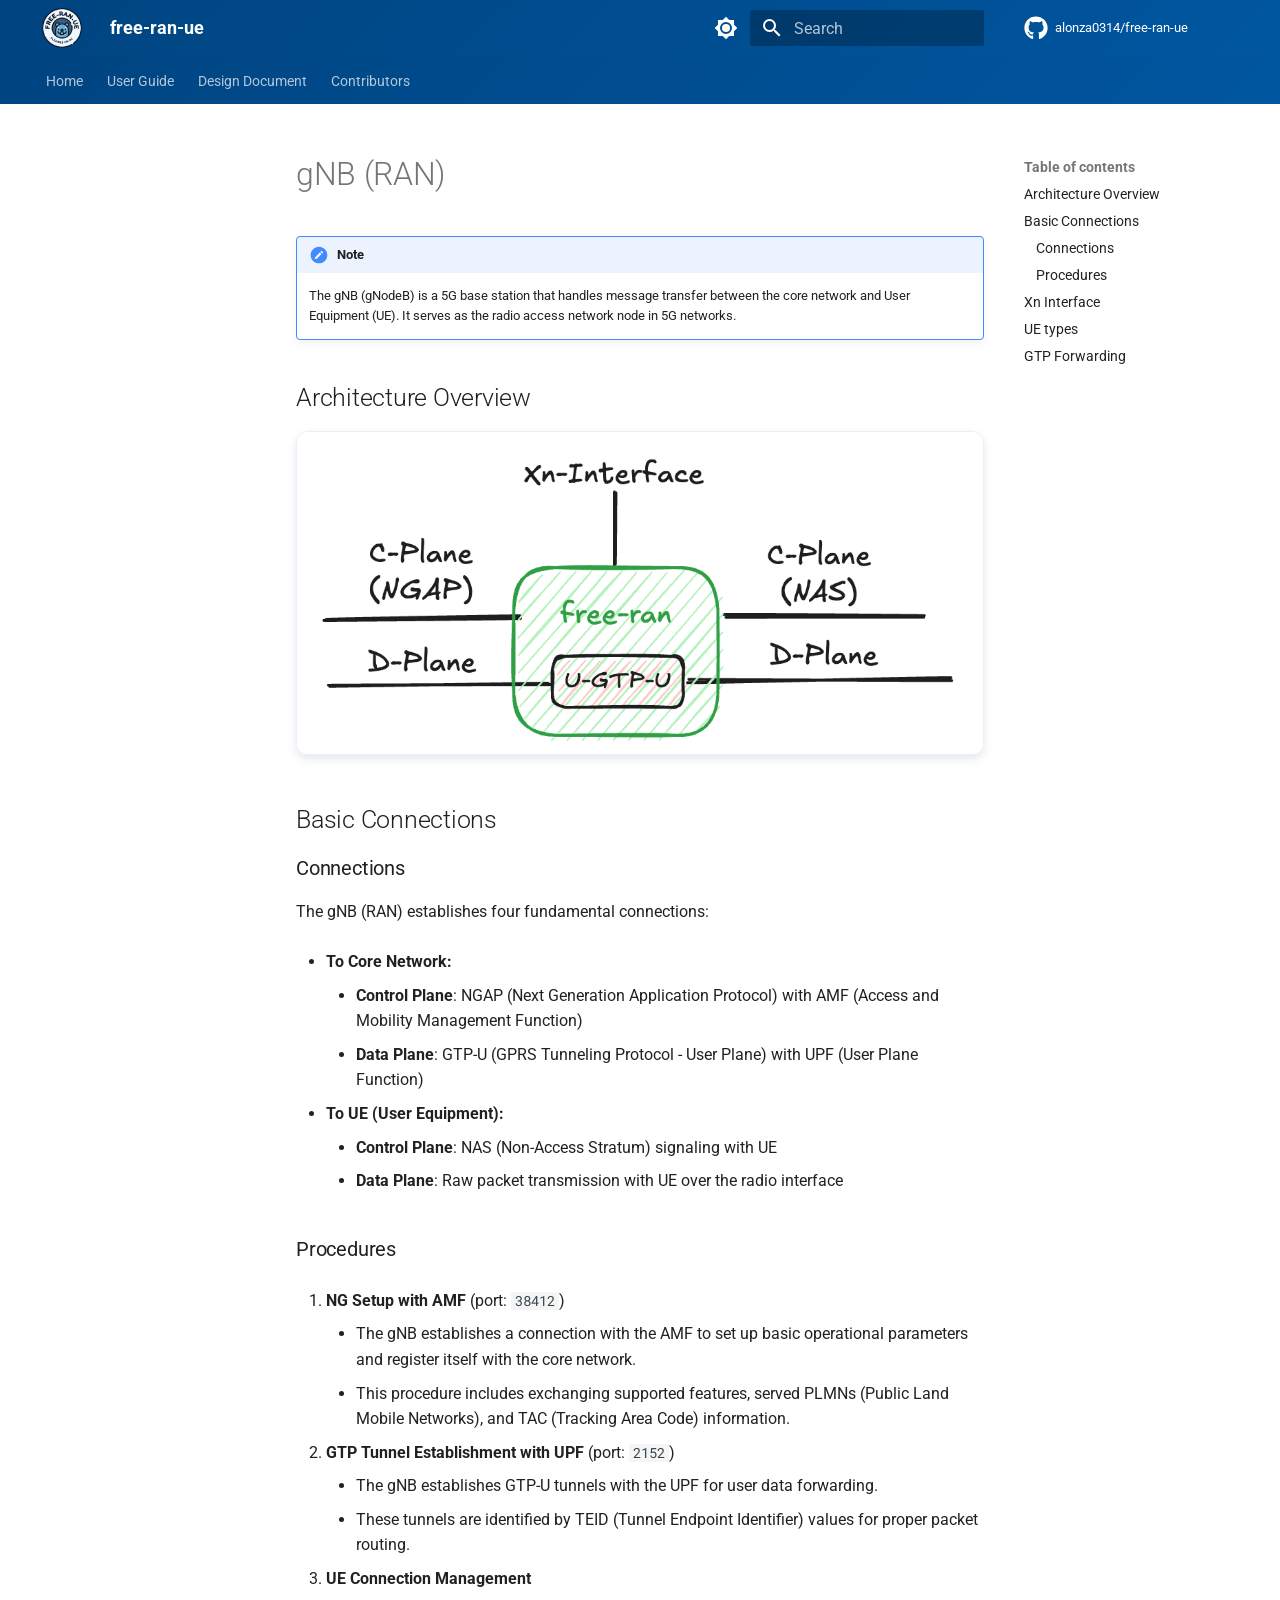
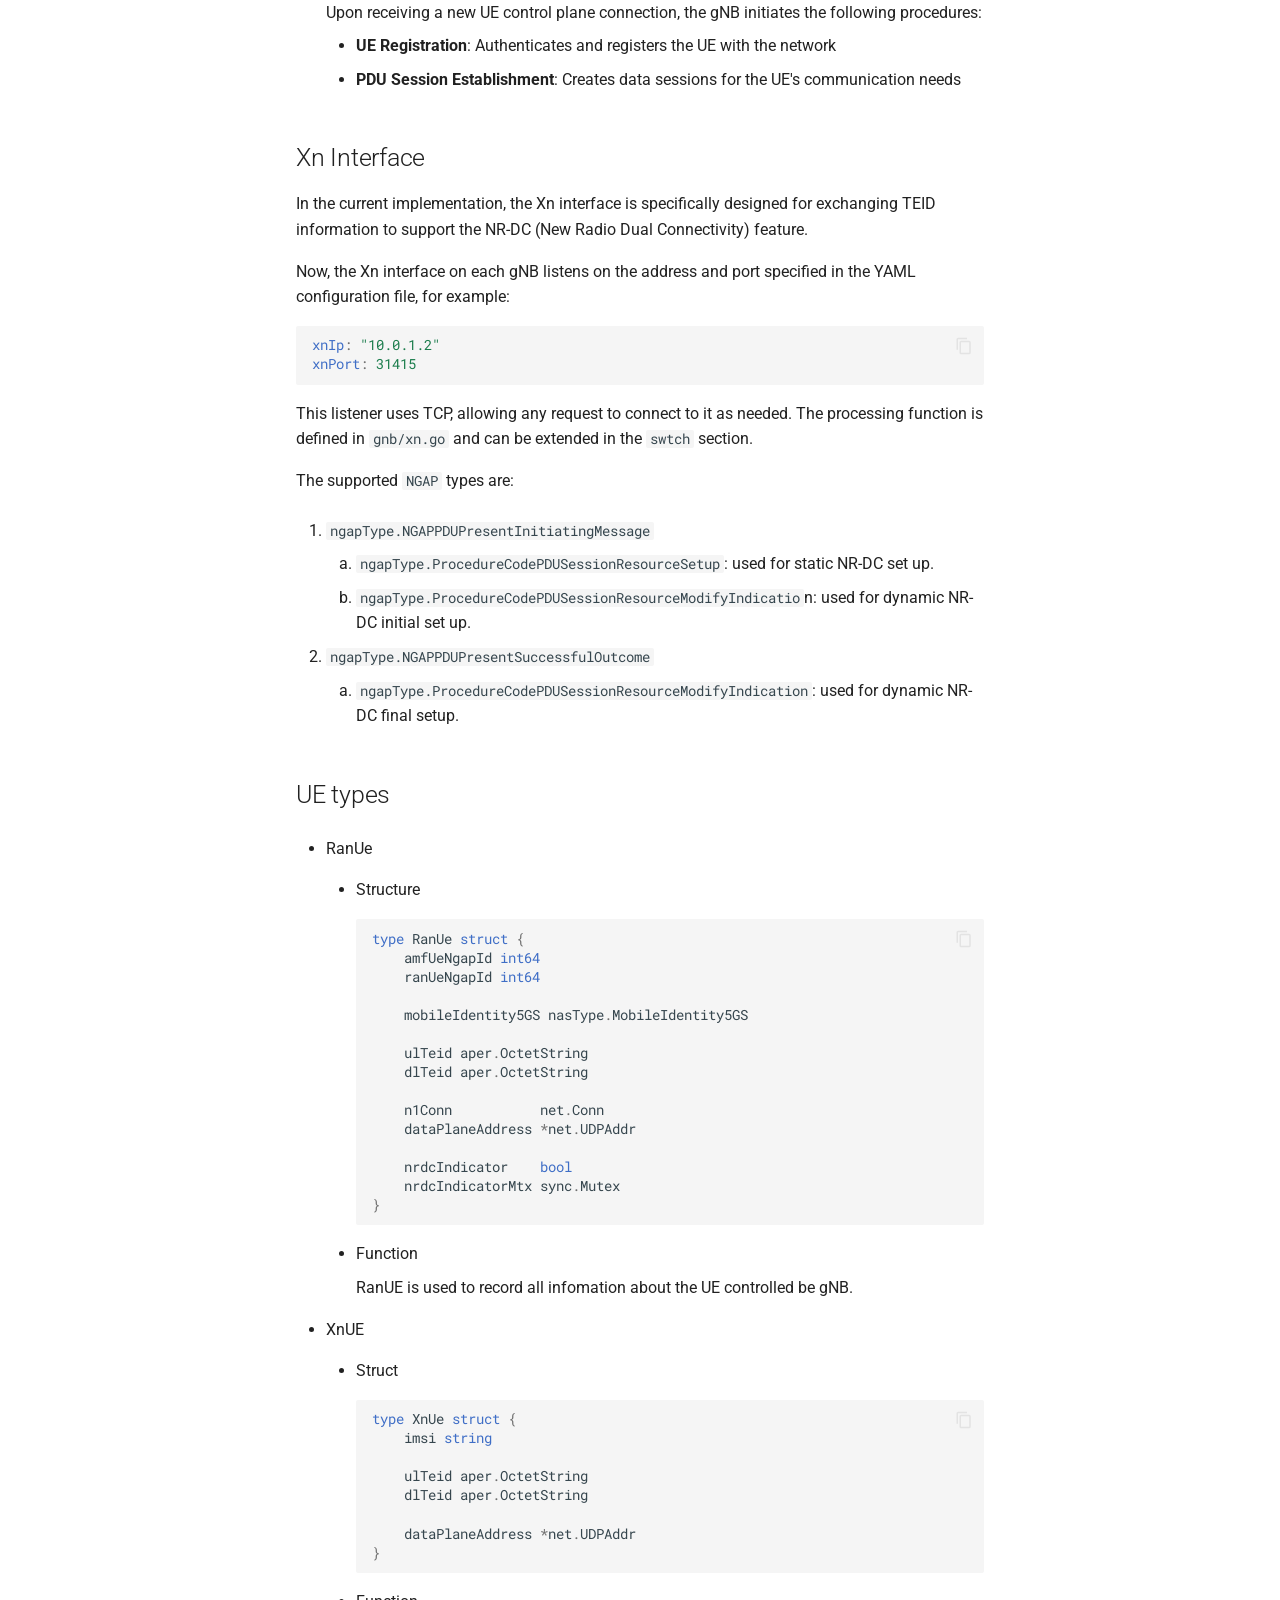
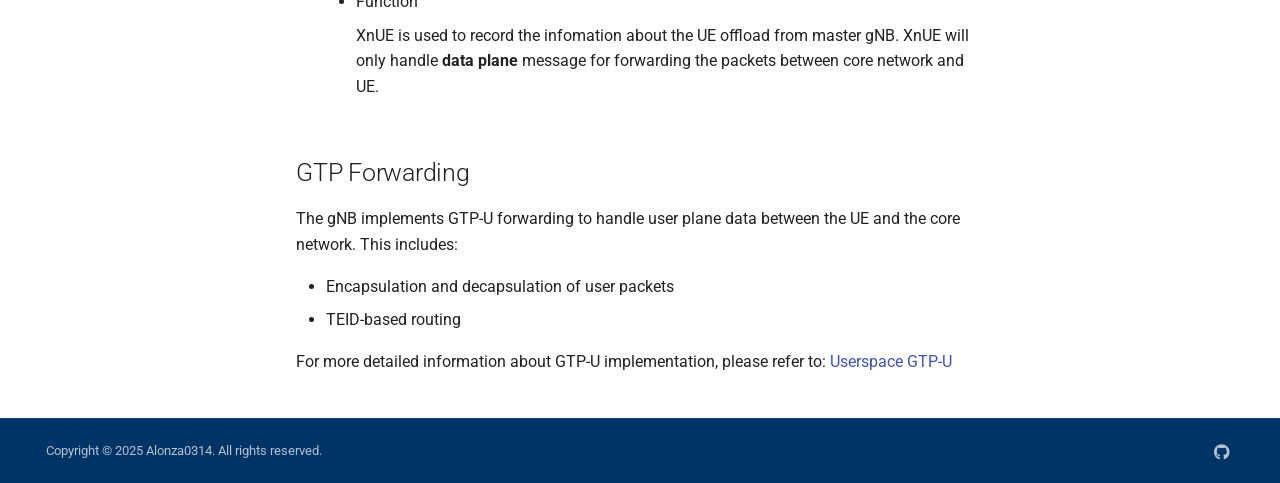
<file: doc-design-document/02-gnb/index.html>
<!doctype html><html lang=en class=no-js> <head><meta charset=utf-8><meta name=viewport content="width=device-width,initial-scale=1"><meta name=description content="RAN/UE Simulation Tool"><meta name=author content=alonza0314><link href=https://alonza0314.github.io/free-ran-ue/doc-design-document/02-gnb/ rel=canonical><link rel=icon href=../../image/free-ran-ue-favicon.png><meta name=generator content="mkdocs-1.5.3, mkdocs-material-9.5.13"><title>gNB (RAN) - free-ran-ue</title><link rel=stylesheet href=../../assets/stylesheets/main.7e359304.min.css><link rel=stylesheet href=../../assets/stylesheets/palette.06af60db.min.css><link rel=preconnect href=https://fonts.gstatic.com crossorigin><link rel=stylesheet href="https://fonts.googleapis.com/css?family=Roboto:300,300i,400,400i,700,700i%7CRoboto+Mono:400,400i,700,700i&display=fallback"><style>:root{--md-text-font:"Roboto";--md-code-font:"Roboto Mono"}</style><link rel=stylesheet href=../../stylesheets/extra.css><script>__md_scope=new URL("../..",location),__md_hash=e=>[...e].reduce((e,_)=>(e<<5)-e+_.charCodeAt(0),0),__md_get=(e,_=localStorage,t=__md_scope)=>JSON.parse(_.getItem(t.pathname+"."+e)),__md_set=(e,_,t=localStorage,a=__md_scope)=>{try{t.setItem(a.pathname+"."+e,JSON.stringify(_))}catch(e){}}</script></head> <body dir=ltr data-md-color-scheme=default data-md-color-primary=blue-grey data-md-color-accent=light-blue> <input class=md-toggle data-md-toggle=drawer type=checkbox id=__drawer autocomplete=off> <input class=md-toggle data-md-toggle=search type=checkbox id=__search autocomplete=off> <label class=md-overlay for=__drawer></label> <div data-md-component=skip> <a href=#gnb-ran class=md-skip> Skip to content </a> </div> <div data-md-component=announce> </div> <header class=md-header data-md-component=header> <nav class="md-header__inner md-grid" aria-label=Header> <a href=../.. title=free-ran-ue class="md-header__button md-logo" aria-label=free-ran-ue data-md-component=logo> <img src=../../image/free-ran-ue-logo.png alt=logo> </a> <label class="md-header__button md-icon" for=__drawer> <svg xmlns=http://www.w3.org/2000/svg viewbox="0 0 24 24"><path d="M3 6h18v2H3V6m0 5h18v2H3v-2m0 5h18v2H3v-2Z"/></svg> </label> <div class=md-header__title data-md-component=header-title> <div class=md-header__ellipsis> <div class=md-header__topic> <span class=md-ellipsis> free-ran-ue </span> </div> <div class=md-header__topic data-md-component=header-topic> <span class=md-ellipsis> gNB (RAN) </span> </div> </div> </div> <form class=md-header__option data-md-component=palette> <input class=md-option data-md-color-media data-md-color-scheme=default data-md-color-primary=blue-grey data-md-color-accent=light-blue aria-label="Switch to dark mode" type=radio name=__palette id=__palette_0> <label class="md-header__button md-icon" title="Switch to dark mode" for=__palette_1 hidden> <svg xmlns=http://www.w3.org/2000/svg viewbox="0 0 24 24"><path d="M12 8a4 4 0 0 0-4 4 4 4 0 0 0 4 4 4 4 0 0 0 4-4 4 4 0 0 0-4-4m0 10a6 6 0 0 1-6-6 6 6 0 0 1 6-6 6 6 0 0 1 6 6 6 6 0 0 1-6 6m8-9.31V4h-4.69L12 .69 8.69 4H4v4.69L.69 12 4 15.31V20h4.69L12 23.31 15.31 20H20v-4.69L23.31 12 20 8.69Z"/></svg> </label> <input class=md-option data-md-color-media data-md-color-scheme=slate data-md-color-primary=blue-grey data-md-color-accent=light-blue aria-label="Switch to light mode" type=radio name=__palette id=__palette_1> <label class="md-header__button md-icon" title="Switch to light mode" for=__palette_0 hidden> <svg xmlns=http://www.w3.org/2000/svg viewbox="0 0 24 24"><path d="M12 18c-.89 0-1.74-.2-2.5-.55C11.56 16.5 13 14.42 13 12c0-2.42-1.44-4.5-3.5-5.45C10.26 6.2 11.11 6 12 6a6 6 0 0 1 6 6 6 6 0 0 1-6 6m8-9.31V4h-4.69L12 .69 8.69 4H4v4.69L.69 12 4 15.31V20h4.69L12 23.31 15.31 20H20v-4.69L23.31 12 20 8.69Z"/></svg> </label> </form> <script>var media,input,key,value,palette=__md_get("__palette");if(palette&&palette.color){"(prefers-color-scheme)"===palette.color.media&&(media=matchMedia("(prefers-color-scheme: light)"),input=document.querySelector(media.matches?"[data-md-color-media='(prefers-color-scheme: light)']":"[data-md-color-media='(prefers-color-scheme: dark)']"),palette.color.media=input.getAttribute("data-md-color-media"),palette.color.scheme=input.getAttribute("data-md-color-scheme"),palette.color.primary=input.getAttribute("data-md-color-primary"),palette.color.accent=input.getAttribute("data-md-color-accent"));for([key,value]of Object.entries(palette.color))document.body.setAttribute("data-md-color-"+key,value)}</script> <label class="md-header__button md-icon" for=__search> <svg xmlns=http://www.w3.org/2000/svg viewbox="0 0 24 24"><path d="M9.5 3A6.5 6.5 0 0 1 16 9.5c0 1.61-.59 3.09-1.56 4.23l.27.27h.79l5 5-1.5 1.5-5-5v-.79l-.27-.27A6.516 6.516 0 0 1 9.5 16 6.5 6.5 0 0 1 3 9.5 6.5 6.5 0 0 1 9.5 3m0 2C7 5 5 7 5 9.5S7 14 9.5 14 14 12 14 9.5 12 5 9.5 5Z"/></svg> </label> <div class=md-search data-md-component=search role=dialog> <label class=md-search__overlay for=__search></label> <div class=md-search__inner role=search> <form class=md-search__form name=search> <input type=text class=md-search__input name=query aria-label=Search placeholder=Search autocapitalize=off autocorrect=off autocomplete=off spellcheck=false data-md-component=search-query required> <label class="md-search__icon md-icon" for=__search> <svg xmlns=http://www.w3.org/2000/svg viewbox="0 0 24 24"><path d="M9.5 3A6.5 6.5 0 0 1 16 9.5c0 1.61-.59 3.09-1.56 4.23l.27.27h.79l5 5-1.5 1.5-5-5v-.79l-.27-.27A6.516 6.516 0 0 1 9.5 16 6.5 6.5 0 0 1 3 9.5 6.5 6.5 0 0 1 9.5 3m0 2C7 5 5 7 5 9.5S7 14 9.5 14 14 12 14 9.5 12 5 9.5 5Z"/></svg> <svg xmlns=http://www.w3.org/2000/svg viewbox="0 0 24 24"><path d="M20 11v2H8l5.5 5.5-1.42 1.42L4.16 12l7.92-7.92L13.5 5.5 8 11h12Z"/></svg> </label> <nav class=md-search__options aria-label=Search> <a href=javascript:void(0) class="md-search__icon md-icon" title=Share aria-label=Share data-clipboard data-clipboard-text data-md-component=search-share tabindex=-1> <svg xmlns=http://www.w3.org/2000/svg viewbox="0 0 24 24"><path d="M18 16.08c-.76 0-1.44.3-1.96.77L8.91 12.7c.05-.23.09-.46.09-.7 0-.24-.04-.47-.09-.7l7.05-4.11c.54.5 1.25.81 2.04.81a3 3 0 0 0 3-3 3 3 0 0 0-3-3 3 3 0 0 0-3 3c0 .24.04.47.09.7L8.04 9.81C7.5 9.31 6.79 9 6 9a3 3 0 0 0-3 3 3 3 0 0 0 3 3c.79 0 1.5-.31 2.04-.81l7.12 4.15c-.05.21-.08.43-.08.66 0 1.61 1.31 2.91 2.92 2.91 1.61 0 2.92-1.3 2.92-2.91A2.92 2.92 0 0 0 18 16.08Z"/></svg> </a> <button type=reset class="md-search__icon md-icon" title=Clear aria-label=Clear tabindex=-1> <svg xmlns=http://www.w3.org/2000/svg viewbox="0 0 24 24"><path d="M19 6.41 17.59 5 12 10.59 6.41 5 5 6.41 10.59 12 5 17.59 6.41 19 12 13.41 17.59 19 19 17.59 13.41 12 19 6.41Z"/></svg> </button> </nav> </form> <div class=md-search__output> <div class=md-search__scrollwrap data-md-scrollfix> <div class=md-search-result data-md-component=search-result> <div class=md-search-result__meta> Initializing search </div> <ol class=md-search-result__list role=presentation></ol> </div> </div> </div> </div> </div> <div class=md-header__source> <a href=https://github.com/alonza0314/free-ran-ue title="Go to repository" class=md-source data-md-component=source> <div class="md-source__icon md-icon"> <svg xmlns=http://www.w3.org/2000/svg viewbox="0 0 496 512"><!-- Font Awesome Free 6.5.1 by @fontawesome - https://fontawesome.com License - https://fontawesome.com/license/free (Icons: CC BY 4.0, Fonts: SIL OFL 1.1, Code: MIT License) Copyright 2023 Fonticons, Inc.--><path d="M165.9 397.4c0 2-2.3 3.6-5.2 3.6-3.3.3-5.6-1.3-5.6-3.6 0-2 2.3-3.6 5.2-3.6 3-.3 5.6 1.3 5.6 3.6zm-31.1-4.5c-.7 2 1.3 4.3 4.3 4.9 2.6 1 5.6 0 6.2-2s-1.3-4.3-4.3-5.2c-2.6-.7-5.5.3-6.2 2.3zm44.2-1.7c-2.9.7-4.9 2.6-4.6 4.9.3 2 2.9 3.3 5.9 2.6 2.9-.7 4.9-2.6 4.6-4.6-.3-1.9-3-3.2-5.9-2.9zM244.8 8C106.1 8 0 113.3 0 252c0 110.9 69.8 205.8 169.5 239.2 12.8 2.3 17.3-5.6 17.3-12.1 0-6.2-.3-40.4-.3-61.4 0 0-70 15-84.7-29.8 0 0-11.4-29.1-27.8-36.6 0 0-22.9-15.7 1.6-15.4 0 0 24.9 2 38.6 25.8 21.9 38.6 58.6 27.5 72.9 20.9 2.3-16 8.8-27.1 16-33.7-55.9-6.2-112.3-14.3-112.3-110.5 0-27.5 7.6-41.3 23.6-58.9-2.6-6.5-11.1-33.3 2.6-67.9 20.9-6.5 69 27 69 27 20-5.6 41.5-8.5 62.8-8.5s42.8 2.9 62.8 8.5c0 0 48.1-33.6 69-27 13.7 34.7 5.2 61.4 2.6 67.9 16 17.7 25.8 31.5 25.8 58.9 0 96.5-58.9 104.2-114.8 110.5 9.2 7.9 17 22.9 17 46.4 0 33.7-.3 75.4-.3 83.6 0 6.5 4.6 14.4 17.3 12.1C428.2 457.8 496 362.9 496 252 496 113.3 383.5 8 244.8 8zM97.2 352.9c-1.3 1-1 3.3.7 5.2 1.6 1.6 3.9 2.3 5.2 1 1.3-1 1-3.3-.7-5.2-1.6-1.6-3.9-2.3-5.2-1zm-10.8-8.1c-.7 1.3.3 2.9 2.3 3.9 1.6 1 3.6.7 4.3-.7.7-1.3-.3-2.9-2.3-3.9-2-.6-3.6-.3-4.3.7zm32.4 35.6c-1.6 1.3-1 4.3 1.3 6.2 2.3 2.3 5.2 2.6 6.5 1 1.3-1.3.7-4.3-1.3-6.2-2.2-2.3-5.2-2.6-6.5-1zm-11.4-14.7c-1.6 1-1.6 3.6 0 5.9 1.6 2.3 4.3 3.3 5.6 2.3 1.6-1.3 1.6-3.9 0-6.2-1.4-2.3-4-3.3-5.6-2z"/></svg> </div> <div class=md-source__repository> alonza0314/free-ran-ue </div> </a> </div> </nav> </header> <div class=md-container data-md-component=container> <nav class=md-tabs aria-label=Tabs data-md-component=tabs> <div class=md-grid> <ul class=md-tabs__list> <li class=md-tabs__item> <a href=../.. class=md-tabs__link> Home </a> </li> <li class=md-tabs__item> <a href=../../doc-user-guide/ class=md-tabs__link> User Guide </a> </li> <li class=md-tabs__item> <a href=../ class=md-tabs__link> Design Document </a> </li> <li class=md-tabs__item> <a href=../../doc-contributors/ class=md-tabs__link> Contributors </a> </li> </ul> </div> </nav> <main class=md-main data-md-component=main> <div class="md-main__inner md-grid"> <div class="md-sidebar md-sidebar--primary" data-md-component=sidebar data-md-type=navigation> <div class=md-sidebar__scrollwrap> <div class=md-sidebar__inner> <nav class="md-nav md-nav--primary md-nav--lifted" aria-label=Navigation data-md-level=0> <label class=md-nav__title for=__drawer> <a href=../.. title=free-ran-ue class="md-nav__button md-logo" aria-label=free-ran-ue data-md-component=logo> <img src=../../image/free-ran-ue-logo.png alt=logo> </a> free-ran-ue </label> <div class=md-nav__source> <a href=https://github.com/alonza0314/free-ran-ue title="Go to repository" class=md-source data-md-component=source> <div class="md-source__icon md-icon"> <svg xmlns=http://www.w3.org/2000/svg viewbox="0 0 496 512"><!-- Font Awesome Free 6.5.1 by @fontawesome - https://fontawesome.com License - https://fontawesome.com/license/free (Icons: CC BY 4.0, Fonts: SIL OFL 1.1, Code: MIT License) Copyright 2023 Fonticons, Inc.--><path d="M165.9 397.4c0 2-2.3 3.6-5.2 3.6-3.3.3-5.6-1.3-5.6-3.6 0-2 2.3-3.6 5.2-3.6 3-.3 5.6 1.3 5.6 3.6zm-31.1-4.5c-.7 2 1.3 4.3 4.3 4.9 2.6 1 5.6 0 6.2-2s-1.3-4.3-4.3-5.2c-2.6-.7-5.5.3-6.2 2.3zm44.2-1.7c-2.9.7-4.9 2.6-4.6 4.9.3 2 2.9 3.3 5.9 2.6 2.9-.7 4.9-2.6 4.6-4.6-.3-1.9-3-3.2-5.9-2.9zM244.8 8C106.1 8 0 113.3 0 252c0 110.9 69.8 205.8 169.5 239.2 12.8 2.3 17.3-5.6 17.3-12.1 0-6.2-.3-40.4-.3-61.4 0 0-70 15-84.7-29.8 0 0-11.4-29.1-27.8-36.6 0 0-22.9-15.7 1.6-15.4 0 0 24.9 2 38.6 25.8 21.9 38.6 58.6 27.5 72.9 20.9 2.3-16 8.8-27.1 16-33.7-55.9-6.2-112.3-14.3-112.3-110.5 0-27.5 7.6-41.3 23.6-58.9-2.6-6.5-11.1-33.3 2.6-67.9 20.9-6.5 69 27 69 27 20-5.6 41.5-8.5 62.8-8.5s42.8 2.9 62.8 8.5c0 0 48.1-33.6 69-27 13.7 34.7 5.2 61.4 2.6 67.9 16 17.7 25.8 31.5 25.8 58.9 0 96.5-58.9 104.2-114.8 110.5 9.2 7.9 17 22.9 17 46.4 0 33.7-.3 75.4-.3 83.6 0 6.5 4.6 14.4 17.3 12.1C428.2 457.8 496 362.9 496 252 496 113.3 383.5 8 244.8 8zM97.2 352.9c-1.3 1-1 3.3.7 5.2 1.6 1.6 3.9 2.3 5.2 1 1.3-1 1-3.3-.7-5.2-1.6-1.6-3.9-2.3-5.2-1zm-10.8-8.1c-.7 1.3.3 2.9 2.3 3.9 1.6 1 3.6.7 4.3-.7.7-1.3-.3-2.9-2.3-3.9-2-.6-3.6-.3-4.3.7zm32.4 35.6c-1.6 1.3-1 4.3 1.3 6.2 2.3 2.3 5.2 2.6 6.5 1 1.3-1.3.7-4.3-1.3-6.2-2.2-2.3-5.2-2.6-6.5-1zm-11.4-14.7c-1.6 1-1.6 3.6 0 5.9 1.6 2.3 4.3 3.3 5.6 2.3 1.6-1.3 1.6-3.9 0-6.2-1.4-2.3-4-3.3-5.6-2z"/></svg> </div> <div class=md-source__repository> alonza0314/free-ran-ue </div> </a> </div> <ul class=md-nav__list data-md-scrollfix> <li class=md-nav__item> <a href=../.. class=md-nav__link> <span class=md-ellipsis> Home </span> </a> </li> <li class=md-nav__item> <a href=../../doc-user-guide/ class=md-nav__link> <span class=md-ellipsis> User Guide </span> </a> </li> <li class=md-nav__item> <a href=../ class=md-nav__link> <span class=md-ellipsis> Design Document </span> </a> </li> <li class=md-nav__item> <a href=../../doc-contributors/ class=md-nav__link> <span class=md-ellipsis> Contributors </span> </a> </li> </ul> </nav> </div> </div> </div> <div class="md-sidebar md-sidebar--secondary" data-md-component=sidebar data-md-type=toc> <div class=md-sidebar__scrollwrap> <div class=md-sidebar__inner> <nav class="md-nav md-nav--secondary" aria-label="Table of contents"> <label class=md-nav__title for=__toc> <span class="md-nav__icon md-icon"></span> Table of contents </label> <ul class=md-nav__list data-md-component=toc data-md-scrollfix> <li class=md-nav__item> <a href=#architecture-overview class=md-nav__link> <span class=md-ellipsis> Architecture Overview </span> </a> </li> <li class=md-nav__item> <a href=#basic-connections class=md-nav__link> <span class=md-ellipsis> Basic Connections </span> </a> <nav class=md-nav aria-label="Basic Connections"> <ul class=md-nav__list> <li class=md-nav__item> <a href=#connections class=md-nav__link> <span class=md-ellipsis> Connections </span> </a> </li> <li class=md-nav__item> <a href=#procedures class=md-nav__link> <span class=md-ellipsis> Procedures </span> </a> </li> </ul> </nav> </li> <li class=md-nav__item> <a href=#xn-interface class=md-nav__link> <span class=md-ellipsis> Xn Interface </span> </a> </li> <li class=md-nav__item> <a href=#ue-types class=md-nav__link> <span class=md-ellipsis> UE types </span> </a> </li> <li class=md-nav__item> <a href=#gtp-forwarding class=md-nav__link> <span class=md-ellipsis> GTP Forwarding </span> </a> </li> </ul> </nav> </div> </div> </div> <div class=md-content data-md-component=content> <article class="md-content__inner md-typeset"> <h1 id=gnb-ran>gNB (RAN)</h1> <div class="admonition note"> <p class=admonition-title>Note</p> <p>The gNB (gNodeB) is a 5G base station that handles message transfer between the core network and User Equipment (UE). It serves as the radio access network node in 5G networks.</p> </div> <h2 id=architecture-overview>Architecture Overview</h2> <p><img alt=free-ran src=../../image/free-ran.png></p> <h2 id=basic-connections>Basic Connections</h2> <h3 id=connections>Connections</h3> <p>The gNB (RAN) establishes four fundamental connections:</p> <ul> <li> <p><strong>To Core Network:</strong></p> <ul> <li><strong>Control Plane</strong>: NGAP (Next Generation Application Protocol) with AMF (Access and Mobility Management Function)</li> <li><strong>Data Plane</strong>: GTP-U (GPRS Tunneling Protocol - User Plane) with UPF (User Plane Function)</li> </ul> </li> <li> <p><strong>To UE (User Equipment):</strong></p> <ul> <li><strong>Control Plane</strong>: NAS (Non-Access Stratum) signaling with UE</li> <li><strong>Data Plane</strong>: Raw packet transmission with UE over the radio interface</li> </ul> </li> </ul> <h3 id=procedures>Procedures</h3> <ol> <li> <p><strong>NG Setup with AMF</strong> (port: <code>38412</code>)</p> <ul> <li>The gNB establishes a connection with the AMF to set up basic operational parameters and register itself with the core network.</li> <li>This procedure includes exchanging supported features, served PLMNs (Public Land Mobile Networks), and TAC (Tracking Area Code) information.</li> </ul> </li> <li> <p><strong>GTP Tunnel Establishment with UPF</strong> (port: <code>2152</code>)</p> <ul> <li>The gNB establishes GTP-U tunnels with the UPF for user data forwarding.</li> <li>These tunnels are identified by TEID (Tunnel Endpoint Identifier) values for proper packet routing.</li> </ul> </li> <li> <p><strong>UE Connection Management</strong></p> <p>Upon receiving a new UE control plane connection, the gNB initiates the following procedures:</p> <ul> <li><strong>UE Registration</strong>: Authenticates and registers the UE with the network</li> <li><strong>PDU Session Establishment</strong>: Creates data sessions for the UE's communication needs</li> </ul> </li> </ol> <h2 id=xn-interface>Xn Interface</h2> <p>In the current implementation, the Xn interface is specifically designed for exchanging TEID information to support the NR-DC (New Radio Dual Connectivity) feature.</p> <p>Now, the Xn interface on each gNB listens on the address and port specified in the YAML configuration file, for example:</p> <div class="language-yaml highlight"><pre><span></span><code><span id=__span-0-1><a id=__codelineno-0-1 name=__codelineno-0-1 href=#__codelineno-0-1></a><span class=nt>xnIp</span><span class=p>:</span><span class=w> </span><span class=s>&quot;10.0.1.2&quot;</span>
</span><span id=__span-0-2><a id=__codelineno-0-2 name=__codelineno-0-2 href=#__codelineno-0-2></a><span class=nt>xnPort</span><span class=p>:</span><span class=w> </span><span class="l l-Scalar l-Scalar-Plain">31415</span>
</span></code></pre></div> <p>This listener uses TCP, allowing any request to connect to it as needed. The processing function is defined in <code>gnb/xn.go</code> and can be extended in the <code>swtch</code> section.</p> <p>The supported <code>NGAP</code> types are:</p> <ol> <li> <p><code>ngapType.NGAPPDUPresentInitiatingMessage</code></p> <ol> <li><code>ngapType.ProcedureCodePDUSessionResourceSetup</code>: used for static NR-DC set up.</li> <li><code>ngapType.ProcedureCodePDUSessionResourceModifyIndicatio</code>n: used for dynamic NR-DC initial set up.</li> </ol> </li> <li> <p><code>ngapType.NGAPPDUPresentSuccessfulOutcome</code></p> <ol> <li><code>ngapType.ProcedureCodePDUSessionResourceModifyIndication</code>: used for dynamic NR-DC final setup.</li> </ol> </li> </ol> <h2 id=ue-types>UE types</h2> <ul> <li> <p>RanUe</p> <ul> <li> <p>Structure</p> <div class="language-go highlight"><pre><span></span><code><span id=__span-1-1><a id=__codelineno-1-1 name=__codelineno-1-1 href=#__codelineno-1-1></a><span class=kd>type</span><span class=w> </span><span class=nx>RanUe</span><span class=w> </span><span class=kd>struct</span><span class=w> </span><span class=p>{</span>
</span><span id=__span-1-2><a id=__codelineno-1-2 name=__codelineno-1-2 href=#__codelineno-1-2></a><span class=w>    </span><span class=nx>amfUeNgapId</span><span class=w> </span><span class=kt>int64</span>
</span><span id=__span-1-3><a id=__codelineno-1-3 name=__codelineno-1-3 href=#__codelineno-1-3></a><span class=w>    </span><span class=nx>ranUeNgapId</span><span class=w> </span><span class=kt>int64</span>
</span><span id=__span-1-4><a id=__codelineno-1-4 name=__codelineno-1-4 href=#__codelineno-1-4></a>
</span><span id=__span-1-5><a id=__codelineno-1-5 name=__codelineno-1-5 href=#__codelineno-1-5></a><span class=w>    </span><span class=nx>mobileIdentity5GS</span><span class=w> </span><span class=nx>nasType</span><span class=p>.</span><span class=nx>MobileIdentity5GS</span>
</span><span id=__span-1-6><a id=__codelineno-1-6 name=__codelineno-1-6 href=#__codelineno-1-6></a>
</span><span id=__span-1-7><a id=__codelineno-1-7 name=__codelineno-1-7 href=#__codelineno-1-7></a><span class=w>    </span><span class=nx>ulTeid</span><span class=w> </span><span class=nx>aper</span><span class=p>.</span><span class=nx>OctetString</span>
</span><span id=__span-1-8><a id=__codelineno-1-8 name=__codelineno-1-8 href=#__codelineno-1-8></a><span class=w>    </span><span class=nx>dlTeid</span><span class=w> </span><span class=nx>aper</span><span class=p>.</span><span class=nx>OctetString</span>
</span><span id=__span-1-9><a id=__codelineno-1-9 name=__codelineno-1-9 href=#__codelineno-1-9></a>
</span><span id=__span-1-10><a id=__codelineno-1-10 name=__codelineno-1-10 href=#__codelineno-1-10></a><span class=w>    </span><span class=nx>n1Conn</span><span class=w>           </span><span class=nx>net</span><span class=p>.</span><span class=nx>Conn</span>
</span><span id=__span-1-11><a id=__codelineno-1-11 name=__codelineno-1-11 href=#__codelineno-1-11></a><span class=w>    </span><span class=nx>dataPlaneAddress</span><span class=w> </span><span class=o>*</span><span class=nx>net</span><span class=p>.</span><span class=nx>UDPAddr</span>
</span><span id=__span-1-12><a id=__codelineno-1-12 name=__codelineno-1-12 href=#__codelineno-1-12></a>
</span><span id=__span-1-13><a id=__codelineno-1-13 name=__codelineno-1-13 href=#__codelineno-1-13></a><span class=w>    </span><span class=nx>nrdcIndicator</span><span class=w>    </span><span class=kt>bool</span>
</span><span id=__span-1-14><a id=__codelineno-1-14 name=__codelineno-1-14 href=#__codelineno-1-14></a><span class=w>    </span><span class=nx>nrdcIndicatorMtx</span><span class=w> </span><span class=nx>sync</span><span class=p>.</span><span class=nx>Mutex</span>
</span><span id=__span-1-15><a id=__codelineno-1-15 name=__codelineno-1-15 href=#__codelineno-1-15></a><span class=p>}</span>
</span></code></pre></div> </li> <li> <p>Function</p> <p>RanUE is used to record all infomation about the UE controlled be gNB.</p> </li> </ul> </li> <li> <p>XnUE</p> <ul> <li> <p>Struct</p> <div class="language-go highlight"><pre><span></span><code><span id=__span-2-1><a id=__codelineno-2-1 name=__codelineno-2-1 href=#__codelineno-2-1></a><span class=kd>type</span><span class=w> </span><span class=nx>XnUe</span><span class=w> </span><span class=kd>struct</span><span class=w> </span><span class=p>{</span>
</span><span id=__span-2-2><a id=__codelineno-2-2 name=__codelineno-2-2 href=#__codelineno-2-2></a><span class=w>    </span><span class=nx>imsi</span><span class=w> </span><span class=kt>string</span>
</span><span id=__span-2-3><a id=__codelineno-2-3 name=__codelineno-2-3 href=#__codelineno-2-3></a>
</span><span id=__span-2-4><a id=__codelineno-2-4 name=__codelineno-2-4 href=#__codelineno-2-4></a><span class=w>    </span><span class=nx>ulTeid</span><span class=w> </span><span class=nx>aper</span><span class=p>.</span><span class=nx>OctetString</span>
</span><span id=__span-2-5><a id=__codelineno-2-5 name=__codelineno-2-5 href=#__codelineno-2-5></a><span class=w>    </span><span class=nx>dlTeid</span><span class=w> </span><span class=nx>aper</span><span class=p>.</span><span class=nx>OctetString</span>
</span><span id=__span-2-6><a id=__codelineno-2-6 name=__codelineno-2-6 href=#__codelineno-2-6></a>
</span><span id=__span-2-7><a id=__codelineno-2-7 name=__codelineno-2-7 href=#__codelineno-2-7></a><span class=w>    </span><span class=nx>dataPlaneAddress</span><span class=w> </span><span class=o>*</span><span class=nx>net</span><span class=p>.</span><span class=nx>UDPAddr</span>
</span><span id=__span-2-8><a id=__codelineno-2-8 name=__codelineno-2-8 href=#__codelineno-2-8></a><span class=p>}</span>
</span></code></pre></div> </li> <li> <p>Function</p> <p>XnUE is used to record the infomation about the UE offload from master gNB. XnUE will only handle <strong>data plane</strong> message for forwarding the packets between core network and UE.</p> </li> </ul> </li> </ul> <h2 id=gtp-forwarding>GTP Forwarding</h2> <p>The gNB implements GTP-U forwarding to handle user plane data between the UE and the core network. This includes:</p> <ul> <li>Encapsulation and decapsulation of user packets</li> <li>TEID-based routing</li> </ul> <p>For more detailed information about GTP-U implementation, please refer to: <a href=../01-userspace-gtp-u/ >Userspace GTP-U</a></p> </article> </div> <script>var tabs=__md_get("__tabs");if(Array.isArray(tabs))e:for(var set of document.querySelectorAll(".tabbed-set")){var tab,labels=set.querySelector(".tabbed-labels");for(tab of tabs)for(var label of labels.getElementsByTagName("label"))if(label.innerText.trim()===tab){var input=document.getElementById(label.htmlFor);input.checked=!0;continue e}}</script> <script>var target=document.getElementById(location.hash.slice(1));target&&target.name&&(target.checked=target.name.startsWith("__tabbed_"))</script> </div> <button type=button class="md-top md-icon" data-md-component=top hidden> <svg xmlns=http://www.w3.org/2000/svg viewbox="0 0 24 24"><path d="M13 20h-2V8l-5.5 5.5-1.42-1.42L12 4.16l7.92 7.92-1.42 1.42L13 8v12Z"/></svg> Back to top </button> </main> <footer class=md-footer> <div class="md-footer-meta md-typeset"> <div class="md-footer-meta__inner md-grid"> <div class=md-copyright> <div class=md-copyright__highlight> Copyright &copy; 2025 Alonza0314. All rights reserved. </div> </div> <div class=md-social> <a href=https://github.com/alonza0314 target=_blank rel=noopener title=github.com class=md-social__link> <svg xmlns=http://www.w3.org/2000/svg viewbox="0 0 496 512"><!-- Font Awesome Free 6.5.1 by @fontawesome - https://fontawesome.com License - https://fontawesome.com/license/free (Icons: CC BY 4.0, Fonts: SIL OFL 1.1, Code: MIT License) Copyright 2023 Fonticons, Inc.--><path d="M165.9 397.4c0 2-2.3 3.6-5.2 3.6-3.3.3-5.6-1.3-5.6-3.6 0-2 2.3-3.6 5.2-3.6 3-.3 5.6 1.3 5.6 3.6zm-31.1-4.5c-.7 2 1.3 4.3 4.3 4.9 2.6 1 5.6 0 6.2-2s-1.3-4.3-4.3-5.2c-2.6-.7-5.5.3-6.2 2.3zm44.2-1.7c-2.9.7-4.9 2.6-4.6 4.9.3 2 2.9 3.3 5.9 2.6 2.9-.7 4.9-2.6 4.6-4.6-.3-1.9-3-3.2-5.9-2.9zM244.8 8C106.1 8 0 113.3 0 252c0 110.9 69.8 205.8 169.5 239.2 12.8 2.3 17.3-5.6 17.3-12.1 0-6.2-.3-40.4-.3-61.4 0 0-70 15-84.7-29.8 0 0-11.4-29.1-27.8-36.6 0 0-22.9-15.7 1.6-15.4 0 0 24.9 2 38.6 25.8 21.9 38.6 58.6 27.5 72.9 20.9 2.3-16 8.8-27.1 16-33.7-55.9-6.2-112.3-14.3-112.3-110.5 0-27.5 7.6-41.3 23.6-58.9-2.6-6.5-11.1-33.3 2.6-67.9 20.9-6.5 69 27 69 27 20-5.6 41.5-8.5 62.8-8.5s42.8 2.9 62.8 8.5c0 0 48.1-33.6 69-27 13.7 34.7 5.2 61.4 2.6 67.9 16 17.7 25.8 31.5 25.8 58.9 0 96.5-58.9 104.2-114.8 110.5 9.2 7.9 17 22.9 17 46.4 0 33.7-.3 75.4-.3 83.6 0 6.5 4.6 14.4 17.3 12.1C428.2 457.8 496 362.9 496 252 496 113.3 383.5 8 244.8 8zM97.2 352.9c-1.3 1-1 3.3.7 5.2 1.6 1.6 3.9 2.3 5.2 1 1.3-1 1-3.3-.7-5.2-1.6-1.6-3.9-2.3-5.2-1zm-10.8-8.1c-.7 1.3.3 2.9 2.3 3.9 1.6 1 3.6.7 4.3-.7.7-1.3-.3-2.9-2.3-3.9-2-.6-3.6-.3-4.3.7zm32.4 35.6c-1.6 1.3-1 4.3 1.3 6.2 2.3 2.3 5.2 2.6 6.5 1 1.3-1.3.7-4.3-1.3-6.2-2.2-2.3-5.2-2.6-6.5-1zm-11.4-14.7c-1.6 1-1.6 3.6 0 5.9 1.6 2.3 4.3 3.3 5.6 2.3 1.6-1.3 1.6-3.9 0-6.2-1.4-2.3-4-3.3-5.6-2z"/></svg> </a> </div> </div> </div> </footer> </div> <div class=md-dialog data-md-component=dialog> <div class="md-dialog__inner md-typeset"></div> </div> <script id=__config type=application/json>{"base": "../..", "features": ["navigation.tabs", "navigation.sections", "navigation.top", "search.highlight", "search.share", "header.autohide", "content.code.copy", "content.code.select", "content.tabs.link"], "search": "../../assets/javascripts/workers/search.b8dbb3d2.min.js", "translations": {"clipboard.copied": "Copied to clipboard", "clipboard.copy": "Copy to clipboard", "search.result.more.one": "1 more on this page", "search.result.more.other": "# more on this page", "search.result.none": "No matching documents", "search.result.one": "1 matching document", "search.result.other": "# matching documents", "search.result.placeholder": "Type to start searching", "search.result.term.missing": "Missing", "select.version": "Select version"}}</script> <script src=../../assets/javascripts/bundle.c8d2eff1.min.js></script> <script src=../../javascripts/extra.js></script> </body> </html>
</file>
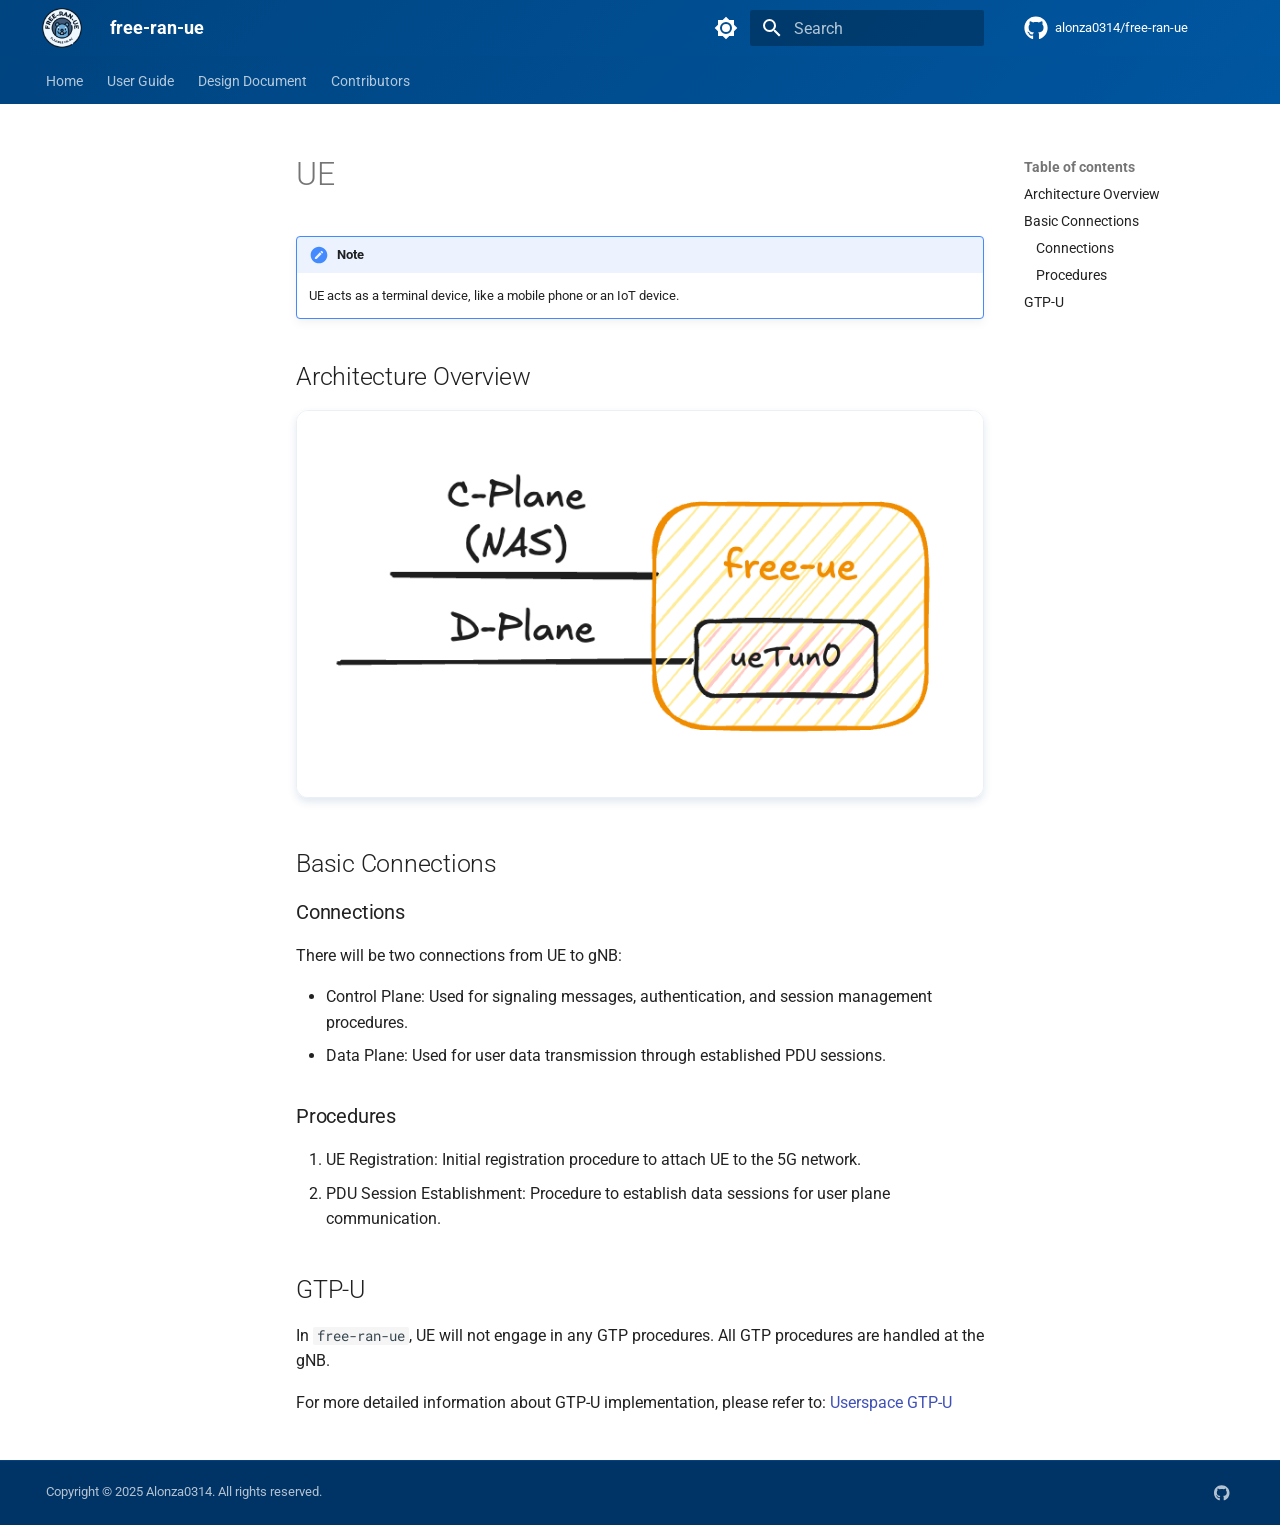
<file: doc-design-document/03-ue/index.html>
<!doctype html><html lang=en class=no-js> <head><meta charset=utf-8><meta name=viewport content="width=device-width,initial-scale=1"><meta name=description content="RAN/UE Simulation Tool"><meta name=author content=alonza0314><link href=https://alonza0314.github.io/free-ran-ue/doc-design-document/03-ue/ rel=canonical><link rel=icon href=../../image/free-ran-ue-favicon.png><meta name=generator content="mkdocs-1.5.3, mkdocs-material-9.5.13"><title>UE - free-ran-ue</title><link rel=stylesheet href=../../assets/stylesheets/main.7e359304.min.css><link rel=stylesheet href=../../assets/stylesheets/palette.06af60db.min.css><link rel=preconnect href=https://fonts.gstatic.com crossorigin><link rel=stylesheet href="https://fonts.googleapis.com/css?family=Roboto:300,300i,400,400i,700,700i%7CRoboto+Mono:400,400i,700,700i&display=fallback"><style>:root{--md-text-font:"Roboto";--md-code-font:"Roboto Mono"}</style><link rel=stylesheet href=../../stylesheets/extra.css><script>__md_scope=new URL("../..",location),__md_hash=e=>[...e].reduce((e,_)=>(e<<5)-e+_.charCodeAt(0),0),__md_get=(e,_=localStorage,t=__md_scope)=>JSON.parse(_.getItem(t.pathname+"."+e)),__md_set=(e,_,t=localStorage,a=__md_scope)=>{try{t.setItem(a.pathname+"."+e,JSON.stringify(_))}catch(e){}}</script></head> <body dir=ltr data-md-color-scheme=default data-md-color-primary=blue-grey data-md-color-accent=light-blue> <input class=md-toggle data-md-toggle=drawer type=checkbox id=__drawer autocomplete=off> <input class=md-toggle data-md-toggle=search type=checkbox id=__search autocomplete=off> <label class=md-overlay for=__drawer></label> <div data-md-component=skip> <a href=#ue class=md-skip> Skip to content </a> </div> <div data-md-component=announce> </div> <header class=md-header data-md-component=header> <nav class="md-header__inner md-grid" aria-label=Header> <a href=../.. title=free-ran-ue class="md-header__button md-logo" aria-label=free-ran-ue data-md-component=logo> <img src=../../image/free-ran-ue-logo.png alt=logo> </a> <label class="md-header__button md-icon" for=__drawer> <svg xmlns=http://www.w3.org/2000/svg viewbox="0 0 24 24"><path d="M3 6h18v2H3V6m0 5h18v2H3v-2m0 5h18v2H3v-2Z"/></svg> </label> <div class=md-header__title data-md-component=header-title> <div class=md-header__ellipsis> <div class=md-header__topic> <span class=md-ellipsis> free-ran-ue </span> </div> <div class=md-header__topic data-md-component=header-topic> <span class=md-ellipsis> UE </span> </div> </div> </div> <form class=md-header__option data-md-component=palette> <input class=md-option data-md-color-media data-md-color-scheme=default data-md-color-primary=blue-grey data-md-color-accent=light-blue aria-label="Switch to dark mode" type=radio name=__palette id=__palette_0> <label class="md-header__button md-icon" title="Switch to dark mode" for=__palette_1 hidden> <svg xmlns=http://www.w3.org/2000/svg viewbox="0 0 24 24"><path d="M12 8a4 4 0 0 0-4 4 4 4 0 0 0 4 4 4 4 0 0 0 4-4 4 4 0 0 0-4-4m0 10a6 6 0 0 1-6-6 6 6 0 0 1 6-6 6 6 0 0 1 6 6 6 6 0 0 1-6 6m8-9.31V4h-4.69L12 .69 8.69 4H4v4.69L.69 12 4 15.31V20h4.69L12 23.31 15.31 20H20v-4.69L23.31 12 20 8.69Z"/></svg> </label> <input class=md-option data-md-color-media data-md-color-scheme=slate data-md-color-primary=blue-grey data-md-color-accent=light-blue aria-label="Switch to light mode" type=radio name=__palette id=__palette_1> <label class="md-header__button md-icon" title="Switch to light mode" for=__palette_0 hidden> <svg xmlns=http://www.w3.org/2000/svg viewbox="0 0 24 24"><path d="M12 18c-.89 0-1.74-.2-2.5-.55C11.56 16.5 13 14.42 13 12c0-2.42-1.44-4.5-3.5-5.45C10.26 6.2 11.11 6 12 6a6 6 0 0 1 6 6 6 6 0 0 1-6 6m8-9.31V4h-4.69L12 .69 8.69 4H4v4.69L.69 12 4 15.31V20h4.69L12 23.31 15.31 20H20v-4.69L23.31 12 20 8.69Z"/></svg> </label> </form> <script>var media,input,key,value,palette=__md_get("__palette");if(palette&&palette.color){"(prefers-color-scheme)"===palette.color.media&&(media=matchMedia("(prefers-color-scheme: light)"),input=document.querySelector(media.matches?"[data-md-color-media='(prefers-color-scheme: light)']":"[data-md-color-media='(prefers-color-scheme: dark)']"),palette.color.media=input.getAttribute("data-md-color-media"),palette.color.scheme=input.getAttribute("data-md-color-scheme"),palette.color.primary=input.getAttribute("data-md-color-primary"),palette.color.accent=input.getAttribute("data-md-color-accent"));for([key,value]of Object.entries(palette.color))document.body.setAttribute("data-md-color-"+key,value)}</script> <label class="md-header__button md-icon" for=__search> <svg xmlns=http://www.w3.org/2000/svg viewbox="0 0 24 24"><path d="M9.5 3A6.5 6.5 0 0 1 16 9.5c0 1.61-.59 3.09-1.56 4.23l.27.27h.79l5 5-1.5 1.5-5-5v-.79l-.27-.27A6.516 6.516 0 0 1 9.5 16 6.5 6.5 0 0 1 3 9.5 6.5 6.5 0 0 1 9.5 3m0 2C7 5 5 7 5 9.5S7 14 9.5 14 14 12 14 9.5 12 5 9.5 5Z"/></svg> </label> <div class=md-search data-md-component=search role=dialog> <label class=md-search__overlay for=__search></label> <div class=md-search__inner role=search> <form class=md-search__form name=search> <input type=text class=md-search__input name=query aria-label=Search placeholder=Search autocapitalize=off autocorrect=off autocomplete=off spellcheck=false data-md-component=search-query required> <label class="md-search__icon md-icon" for=__search> <svg xmlns=http://www.w3.org/2000/svg viewbox="0 0 24 24"><path d="M9.5 3A6.5 6.5 0 0 1 16 9.5c0 1.61-.59 3.09-1.56 4.23l.27.27h.79l5 5-1.5 1.5-5-5v-.79l-.27-.27A6.516 6.516 0 0 1 9.5 16 6.5 6.5 0 0 1 3 9.5 6.5 6.5 0 0 1 9.5 3m0 2C7 5 5 7 5 9.5S7 14 9.5 14 14 12 14 9.5 12 5 9.5 5Z"/></svg> <svg xmlns=http://www.w3.org/2000/svg viewbox="0 0 24 24"><path d="M20 11v2H8l5.5 5.5-1.42 1.42L4.16 12l7.92-7.92L13.5 5.5 8 11h12Z"/></svg> </label> <nav class=md-search__options aria-label=Search> <a href=javascript:void(0) class="md-search__icon md-icon" title=Share aria-label=Share data-clipboard data-clipboard-text data-md-component=search-share tabindex=-1> <svg xmlns=http://www.w3.org/2000/svg viewbox="0 0 24 24"><path d="M18 16.08c-.76 0-1.44.3-1.96.77L8.91 12.7c.05-.23.09-.46.09-.7 0-.24-.04-.47-.09-.7l7.05-4.11c.54.5 1.25.81 2.04.81a3 3 0 0 0 3-3 3 3 0 0 0-3-3 3 3 0 0 0-3 3c0 .24.04.47.09.7L8.04 9.81C7.5 9.31 6.79 9 6 9a3 3 0 0 0-3 3 3 3 0 0 0 3 3c.79 0 1.5-.31 2.04-.81l7.12 4.15c-.05.21-.08.43-.08.66 0 1.61 1.31 2.91 2.92 2.91 1.61 0 2.92-1.3 2.92-2.91A2.92 2.92 0 0 0 18 16.08Z"/></svg> </a> <button type=reset class="md-search__icon md-icon" title=Clear aria-label=Clear tabindex=-1> <svg xmlns=http://www.w3.org/2000/svg viewbox="0 0 24 24"><path d="M19 6.41 17.59 5 12 10.59 6.41 5 5 6.41 10.59 12 5 17.59 6.41 19 12 13.41 17.59 19 19 17.59 13.41 12 19 6.41Z"/></svg> </button> </nav> </form> <div class=md-search__output> <div class=md-search__scrollwrap data-md-scrollfix> <div class=md-search-result data-md-component=search-result> <div class=md-search-result__meta> Initializing search </div> <ol class=md-search-result__list role=presentation></ol> </div> </div> </div> </div> </div> <div class=md-header__source> <a href=https://github.com/alonza0314/free-ran-ue title="Go to repository" class=md-source data-md-component=source> <div class="md-source__icon md-icon"> <svg xmlns=http://www.w3.org/2000/svg viewbox="0 0 496 512"><!-- Font Awesome Free 6.5.1 by @fontawesome - https://fontawesome.com License - https://fontawesome.com/license/free (Icons: CC BY 4.0, Fonts: SIL OFL 1.1, Code: MIT License) Copyright 2023 Fonticons, Inc.--><path d="M165.9 397.4c0 2-2.3 3.6-5.2 3.6-3.3.3-5.6-1.3-5.6-3.6 0-2 2.3-3.6 5.2-3.6 3-.3 5.6 1.3 5.6 3.6zm-31.1-4.5c-.7 2 1.3 4.3 4.3 4.9 2.6 1 5.6 0 6.2-2s-1.3-4.3-4.3-5.2c-2.6-.7-5.5.3-6.2 2.3zm44.2-1.7c-2.9.7-4.9 2.6-4.6 4.9.3 2 2.9 3.3 5.9 2.6 2.9-.7 4.9-2.6 4.6-4.6-.3-1.9-3-3.2-5.9-2.9zM244.8 8C106.1 8 0 113.3 0 252c0 110.9 69.8 205.8 169.5 239.2 12.8 2.3 17.3-5.6 17.3-12.1 0-6.2-.3-40.4-.3-61.4 0 0-70 15-84.7-29.8 0 0-11.4-29.1-27.8-36.6 0 0-22.9-15.7 1.6-15.4 0 0 24.9 2 38.6 25.8 21.9 38.6 58.6 27.5 72.9 20.9 2.3-16 8.8-27.1 16-33.7-55.9-6.2-112.3-14.3-112.3-110.5 0-27.5 7.6-41.3 23.6-58.9-2.6-6.5-11.1-33.3 2.6-67.9 20.9-6.5 69 27 69 27 20-5.6 41.5-8.5 62.8-8.5s42.8 2.9 62.8 8.5c0 0 48.1-33.6 69-27 13.7 34.7 5.2 61.4 2.6 67.9 16 17.7 25.8 31.5 25.8 58.9 0 96.5-58.9 104.2-114.8 110.5 9.2 7.9 17 22.9 17 46.4 0 33.7-.3 75.4-.3 83.6 0 6.5 4.6 14.4 17.3 12.1C428.2 457.8 496 362.9 496 252 496 113.3 383.5 8 244.8 8zM97.2 352.9c-1.3 1-1 3.3.7 5.2 1.6 1.6 3.9 2.3 5.2 1 1.3-1 1-3.3-.7-5.2-1.6-1.6-3.9-2.3-5.2-1zm-10.8-8.1c-.7 1.3.3 2.9 2.3 3.9 1.6 1 3.6.7 4.3-.7.7-1.3-.3-2.9-2.3-3.9-2-.6-3.6-.3-4.3.7zm32.4 35.6c-1.6 1.3-1 4.3 1.3 6.2 2.3 2.3 5.2 2.6 6.5 1 1.3-1.3.7-4.3-1.3-6.2-2.2-2.3-5.2-2.6-6.5-1zm-11.4-14.7c-1.6 1-1.6 3.6 0 5.9 1.6 2.3 4.3 3.3 5.6 2.3 1.6-1.3 1.6-3.9 0-6.2-1.4-2.3-4-3.3-5.6-2z"/></svg> </div> <div class=md-source__repository> alonza0314/free-ran-ue </div> </a> </div> </nav> </header> <div class=md-container data-md-component=container> <nav class=md-tabs aria-label=Tabs data-md-component=tabs> <div class=md-grid> <ul class=md-tabs__list> <li class=md-tabs__item> <a href=../.. class=md-tabs__link> Home </a> </li> <li class=md-tabs__item> <a href=../../doc-user-guide/ class=md-tabs__link> User Guide </a> </li> <li class=md-tabs__item> <a href=../ class=md-tabs__link> Design Document </a> </li> <li class=md-tabs__item> <a href=../../doc-contributors/ class=md-tabs__link> Contributors </a> </li> </ul> </div> </nav> <main class=md-main data-md-component=main> <div class="md-main__inner md-grid"> <div class="md-sidebar md-sidebar--primary" data-md-component=sidebar data-md-type=navigation> <div class=md-sidebar__scrollwrap> <div class=md-sidebar__inner> <nav class="md-nav md-nav--primary md-nav--lifted" aria-label=Navigation data-md-level=0> <label class=md-nav__title for=__drawer> <a href=../.. title=free-ran-ue class="md-nav__button md-logo" aria-label=free-ran-ue data-md-component=logo> <img src=../../image/free-ran-ue-logo.png alt=logo> </a> free-ran-ue </label> <div class=md-nav__source> <a href=https://github.com/alonza0314/free-ran-ue title="Go to repository" class=md-source data-md-component=source> <div class="md-source__icon md-icon"> <svg xmlns=http://www.w3.org/2000/svg viewbox="0 0 496 512"><!-- Font Awesome Free 6.5.1 by @fontawesome - https://fontawesome.com License - https://fontawesome.com/license/free (Icons: CC BY 4.0, Fonts: SIL OFL 1.1, Code: MIT License) Copyright 2023 Fonticons, Inc.--><path d="M165.9 397.4c0 2-2.3 3.6-5.2 3.6-3.3.3-5.6-1.3-5.6-3.6 0-2 2.3-3.6 5.2-3.6 3-.3 5.6 1.3 5.6 3.6zm-31.1-4.5c-.7 2 1.3 4.3 4.3 4.9 2.6 1 5.6 0 6.2-2s-1.3-4.3-4.3-5.2c-2.6-.7-5.5.3-6.2 2.3zm44.2-1.7c-2.9.7-4.9 2.6-4.6 4.9.3 2 2.9 3.3 5.9 2.6 2.9-.7 4.9-2.6 4.6-4.6-.3-1.9-3-3.2-5.9-2.9zM244.8 8C106.1 8 0 113.3 0 252c0 110.9 69.8 205.8 169.5 239.2 12.8 2.3 17.3-5.6 17.3-12.1 0-6.2-.3-40.4-.3-61.4 0 0-70 15-84.7-29.8 0 0-11.4-29.1-27.8-36.6 0 0-22.9-15.7 1.6-15.4 0 0 24.9 2 38.6 25.8 21.9 38.6 58.6 27.5 72.9 20.9 2.3-16 8.8-27.1 16-33.7-55.9-6.2-112.3-14.3-112.3-110.5 0-27.5 7.6-41.3 23.6-58.9-2.6-6.5-11.1-33.3 2.6-67.9 20.9-6.5 69 27 69 27 20-5.6 41.5-8.5 62.8-8.5s42.8 2.9 62.8 8.5c0 0 48.1-33.6 69-27 13.7 34.7 5.2 61.4 2.6 67.9 16 17.7 25.8 31.5 25.8 58.9 0 96.5-58.9 104.2-114.8 110.5 9.2 7.9 17 22.9 17 46.4 0 33.7-.3 75.4-.3 83.6 0 6.5 4.6 14.4 17.3 12.1C428.2 457.8 496 362.9 496 252 496 113.3 383.5 8 244.8 8zM97.2 352.9c-1.3 1-1 3.3.7 5.2 1.6 1.6 3.9 2.3 5.2 1 1.3-1 1-3.3-.7-5.2-1.6-1.6-3.9-2.3-5.2-1zm-10.8-8.1c-.7 1.3.3 2.9 2.3 3.9 1.6 1 3.6.7 4.3-.7.7-1.3-.3-2.9-2.3-3.9-2-.6-3.6-.3-4.3.7zm32.4 35.6c-1.6 1.3-1 4.3 1.3 6.2 2.3 2.3 5.2 2.6 6.5 1 1.3-1.3.7-4.3-1.3-6.2-2.2-2.3-5.2-2.6-6.5-1zm-11.4-14.7c-1.6 1-1.6 3.6 0 5.9 1.6 2.3 4.3 3.3 5.6 2.3 1.6-1.3 1.6-3.9 0-6.2-1.4-2.3-4-3.3-5.6-2z"/></svg> </div> <div class=md-source__repository> alonza0314/free-ran-ue </div> </a> </div> <ul class=md-nav__list data-md-scrollfix> <li class=md-nav__item> <a href=../.. class=md-nav__link> <span class=md-ellipsis> Home </span> </a> </li> <li class=md-nav__item> <a href=../../doc-user-guide/ class=md-nav__link> <span class=md-ellipsis> User Guide </span> </a> </li> <li class=md-nav__item> <a href=../ class=md-nav__link> <span class=md-ellipsis> Design Document </span> </a> </li> <li class=md-nav__item> <a href=../../doc-contributors/ class=md-nav__link> <span class=md-ellipsis> Contributors </span> </a> </li> </ul> </nav> </div> </div> </div> <div class="md-sidebar md-sidebar--secondary" data-md-component=sidebar data-md-type=toc> <div class=md-sidebar__scrollwrap> <div class=md-sidebar__inner> <nav class="md-nav md-nav--secondary" aria-label="Table of contents"> <label class=md-nav__title for=__toc> <span class="md-nav__icon md-icon"></span> Table of contents </label> <ul class=md-nav__list data-md-component=toc data-md-scrollfix> <li class=md-nav__item> <a href=#architecture-overview class=md-nav__link> <span class=md-ellipsis> Architecture Overview </span> </a> </li> <li class=md-nav__item> <a href=#basic-connections class=md-nav__link> <span class=md-ellipsis> Basic Connections </span> </a> <nav class=md-nav aria-label="Basic Connections"> <ul class=md-nav__list> <li class=md-nav__item> <a href=#connections class=md-nav__link> <span class=md-ellipsis> Connections </span> </a> </li> <li class=md-nav__item> <a href=#procedures class=md-nav__link> <span class=md-ellipsis> Procedures </span> </a> </li> </ul> </nav> </li> <li class=md-nav__item> <a href=#gtp-u class=md-nav__link> <span class=md-ellipsis> GTP-U </span> </a> </li> </ul> </nav> </div> </div> </div> <div class=md-content data-md-component=content> <article class="md-content__inner md-typeset"> <h1 id=ue>UE</h1> <div class="admonition note"> <p class=admonition-title>Note</p> <p>UE acts as a terminal device, like a mobile phone or an IoT device.</p> </div> <h2 id=architecture-overview>Architecture Overview</h2> <p><img alt=free-ue src=../../image/free-ue.png></p> <h2 id=basic-connections>Basic Connections</h2> <h3 id=connections>Connections</h3> <p>There will be two connections from UE to gNB:</p> <ul> <li>Control Plane: Used for signaling messages, authentication, and session management procedures.</li> <li>Data Plane: Used for user data transmission through established PDU sessions.</li> </ul> <h3 id=procedures>Procedures</h3> <ol> <li>UE Registration: Initial registration procedure to attach UE to the 5G network.</li> <li>PDU Session Establishment: Procedure to establish data sessions for user plane communication.</li> </ol> <h2 id=gtp-u>GTP-U</h2> <p>In <code>free-ran-ue</code>, UE will not engage in any GTP procedures. All GTP procedures are handled at the gNB.</p> <p>For more detailed information about GTP-U implementation, please refer to: <a href=../01-userspace-gtp-u/ >Userspace GTP-U</a></p> </article> </div> <script>var tabs=__md_get("__tabs");if(Array.isArray(tabs))e:for(var set of document.querySelectorAll(".tabbed-set")){var tab,labels=set.querySelector(".tabbed-labels");for(tab of tabs)for(var label of labels.getElementsByTagName("label"))if(label.innerText.trim()===tab){var input=document.getElementById(label.htmlFor);input.checked=!0;continue e}}</script> <script>var target=document.getElementById(location.hash.slice(1));target&&target.name&&(target.checked=target.name.startsWith("__tabbed_"))</script> </div> <button type=button class="md-top md-icon" data-md-component=top hidden> <svg xmlns=http://www.w3.org/2000/svg viewbox="0 0 24 24"><path d="M13 20h-2V8l-5.5 5.5-1.42-1.42L12 4.16l7.92 7.92-1.42 1.42L13 8v12Z"/></svg> Back to top </button> </main> <footer class=md-footer> <div class="md-footer-meta md-typeset"> <div class="md-footer-meta__inner md-grid"> <div class=md-copyright> <div class=md-copyright__highlight> Copyright &copy; 2025 Alonza0314. All rights reserved. </div> </div> <div class=md-social> <a href=https://github.com/alonza0314 target=_blank rel=noopener title=github.com class=md-social__link> <svg xmlns=http://www.w3.org/2000/svg viewbox="0 0 496 512"><!-- Font Awesome Free 6.5.1 by @fontawesome - https://fontawesome.com License - https://fontawesome.com/license/free (Icons: CC BY 4.0, Fonts: SIL OFL 1.1, Code: MIT License) Copyright 2023 Fonticons, Inc.--><path d="M165.9 397.4c0 2-2.3 3.6-5.2 3.6-3.3.3-5.6-1.3-5.6-3.6 0-2 2.3-3.6 5.2-3.6 3-.3 5.6 1.3 5.6 3.6zm-31.1-4.5c-.7 2 1.3 4.3 4.3 4.9 2.6 1 5.6 0 6.2-2s-1.3-4.3-4.3-5.2c-2.6-.7-5.5.3-6.2 2.3zm44.2-1.7c-2.9.7-4.9 2.6-4.6 4.9.3 2 2.9 3.3 5.9 2.6 2.9-.7 4.9-2.6 4.6-4.6-.3-1.9-3-3.2-5.9-2.9zM244.8 8C106.1 8 0 113.3 0 252c0 110.9 69.8 205.8 169.5 239.2 12.8 2.3 17.3-5.6 17.3-12.1 0-6.2-.3-40.4-.3-61.4 0 0-70 15-84.7-29.8 0 0-11.4-29.1-27.8-36.6 0 0-22.9-15.7 1.6-15.4 0 0 24.9 2 38.6 25.8 21.9 38.6 58.6 27.5 72.9 20.9 2.3-16 8.8-27.1 16-33.7-55.9-6.2-112.3-14.3-112.3-110.5 0-27.5 7.6-41.3 23.6-58.9-2.6-6.5-11.1-33.3 2.6-67.9 20.9-6.5 69 27 69 27 20-5.6 41.5-8.5 62.8-8.5s42.8 2.9 62.8 8.5c0 0 48.1-33.6 69-27 13.7 34.7 5.2 61.4 2.6 67.9 16 17.7 25.8 31.5 25.8 58.9 0 96.5-58.9 104.2-114.8 110.5 9.2 7.9 17 22.9 17 46.4 0 33.7-.3 75.4-.3 83.6 0 6.5 4.6 14.4 17.3 12.1C428.2 457.8 496 362.9 496 252 496 113.3 383.5 8 244.8 8zM97.2 352.9c-1.3 1-1 3.3.7 5.2 1.6 1.6 3.9 2.3 5.2 1 1.3-1 1-3.3-.7-5.2-1.6-1.6-3.9-2.3-5.2-1zm-10.8-8.1c-.7 1.3.3 2.9 2.3 3.9 1.6 1 3.6.7 4.3-.7.7-1.3-.3-2.9-2.3-3.9-2-.6-3.6-.3-4.3.7zm32.4 35.6c-1.6 1.3-1 4.3 1.3 6.2 2.3 2.3 5.2 2.6 6.5 1 1.3-1.3.7-4.3-1.3-6.2-2.2-2.3-5.2-2.6-6.5-1zm-11.4-14.7c-1.6 1-1.6 3.6 0 5.9 1.6 2.3 4.3 3.3 5.6 2.3 1.6-1.3 1.6-3.9 0-6.2-1.4-2.3-4-3.3-5.6-2z"/></svg> </a> </div> </div> </div> </footer> </div> <div class=md-dialog data-md-component=dialog> <div class="md-dialog__inner md-typeset"></div> </div> <script id=__config type=application/json>{"base": "../..", "features": ["navigation.tabs", "navigation.sections", "navigation.top", "search.highlight", "search.share", "header.autohide", "content.code.copy", "content.code.select", "content.tabs.link"], "search": "../../assets/javascripts/workers/search.b8dbb3d2.min.js", "translations": {"clipboard.copied": "Copied to clipboard", "clipboard.copy": "Copy to clipboard", "search.result.more.one": "1 more on this page", "search.result.more.other": "# more on this page", "search.result.none": "No matching documents", "search.result.one": "1 matching document", "search.result.other": "# matching documents", "search.result.placeholder": "Type to start searching", "search.result.term.missing": "Missing", "select.version": "Select version"}}</script> <script src=../../assets/javascripts/bundle.c8d2eff1.min.js></script> <script src=../../javascripts/extra.js></script> </body> </html>
</file>
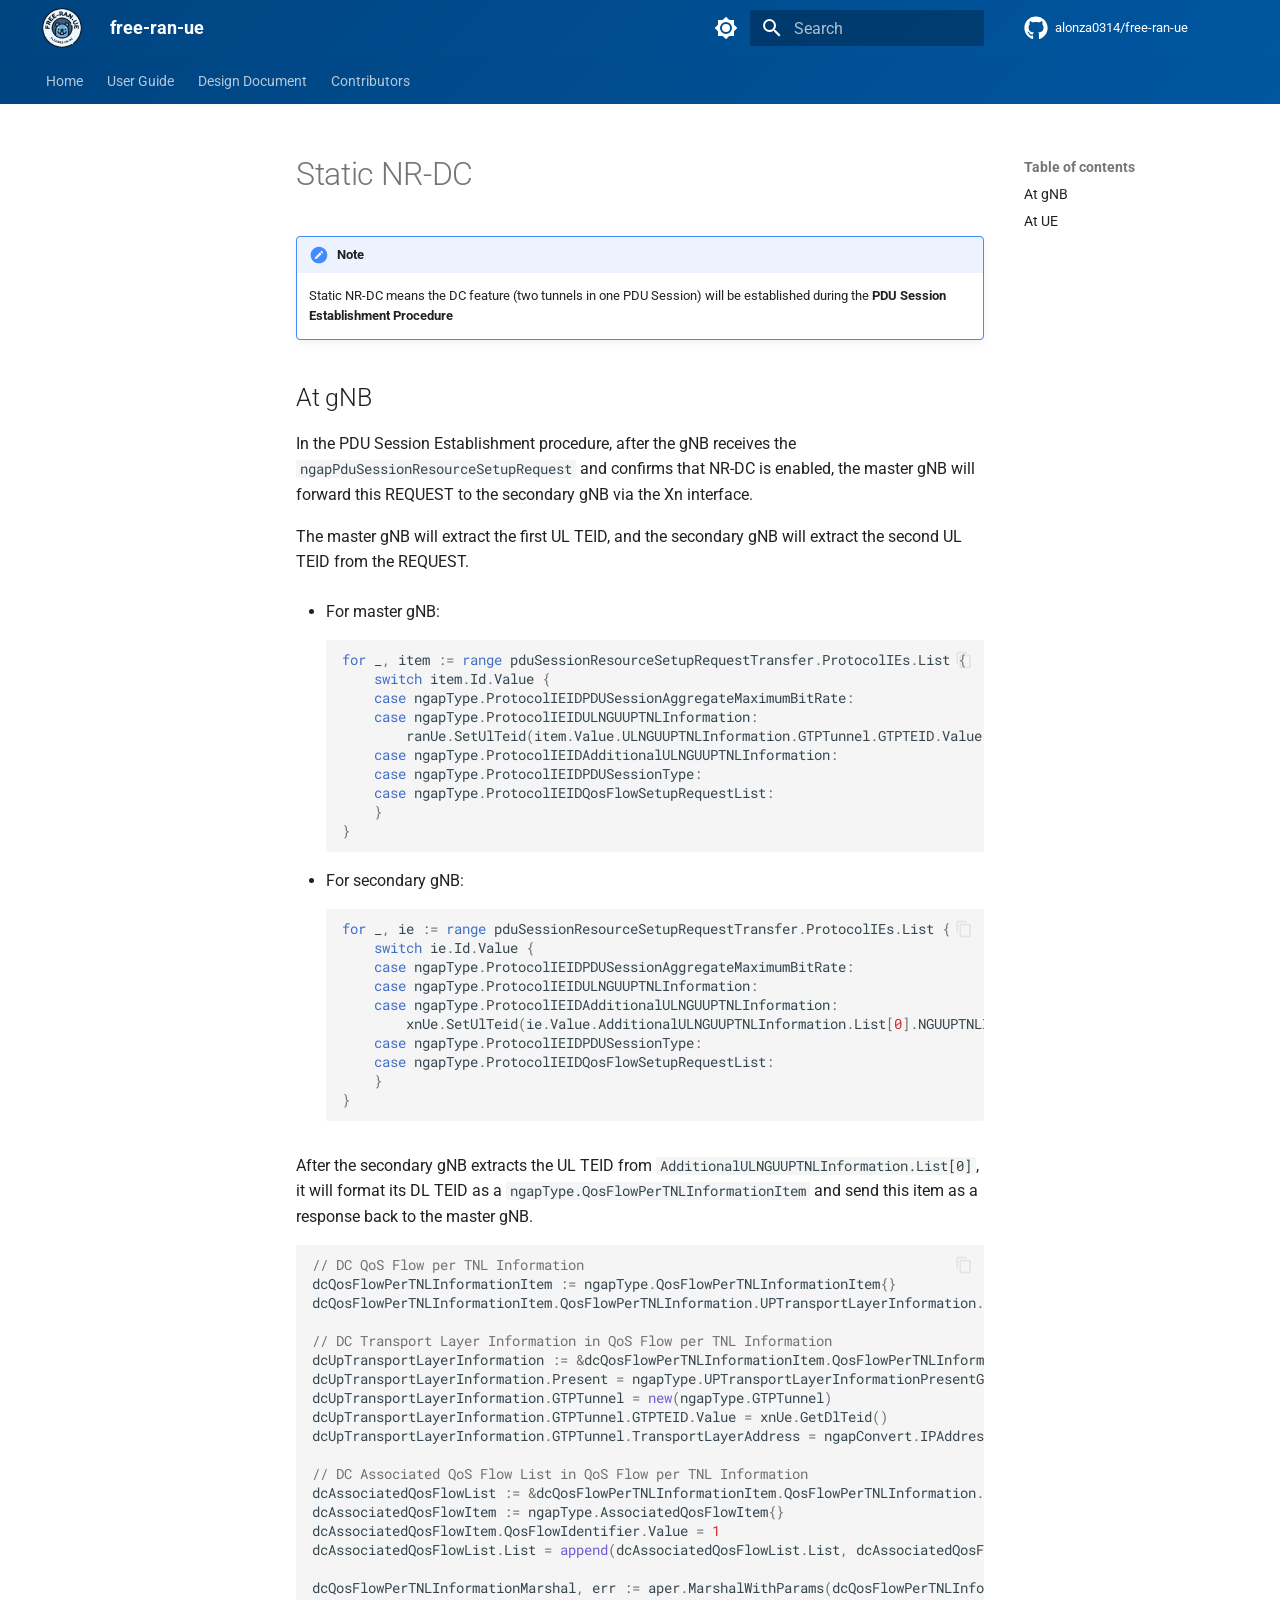
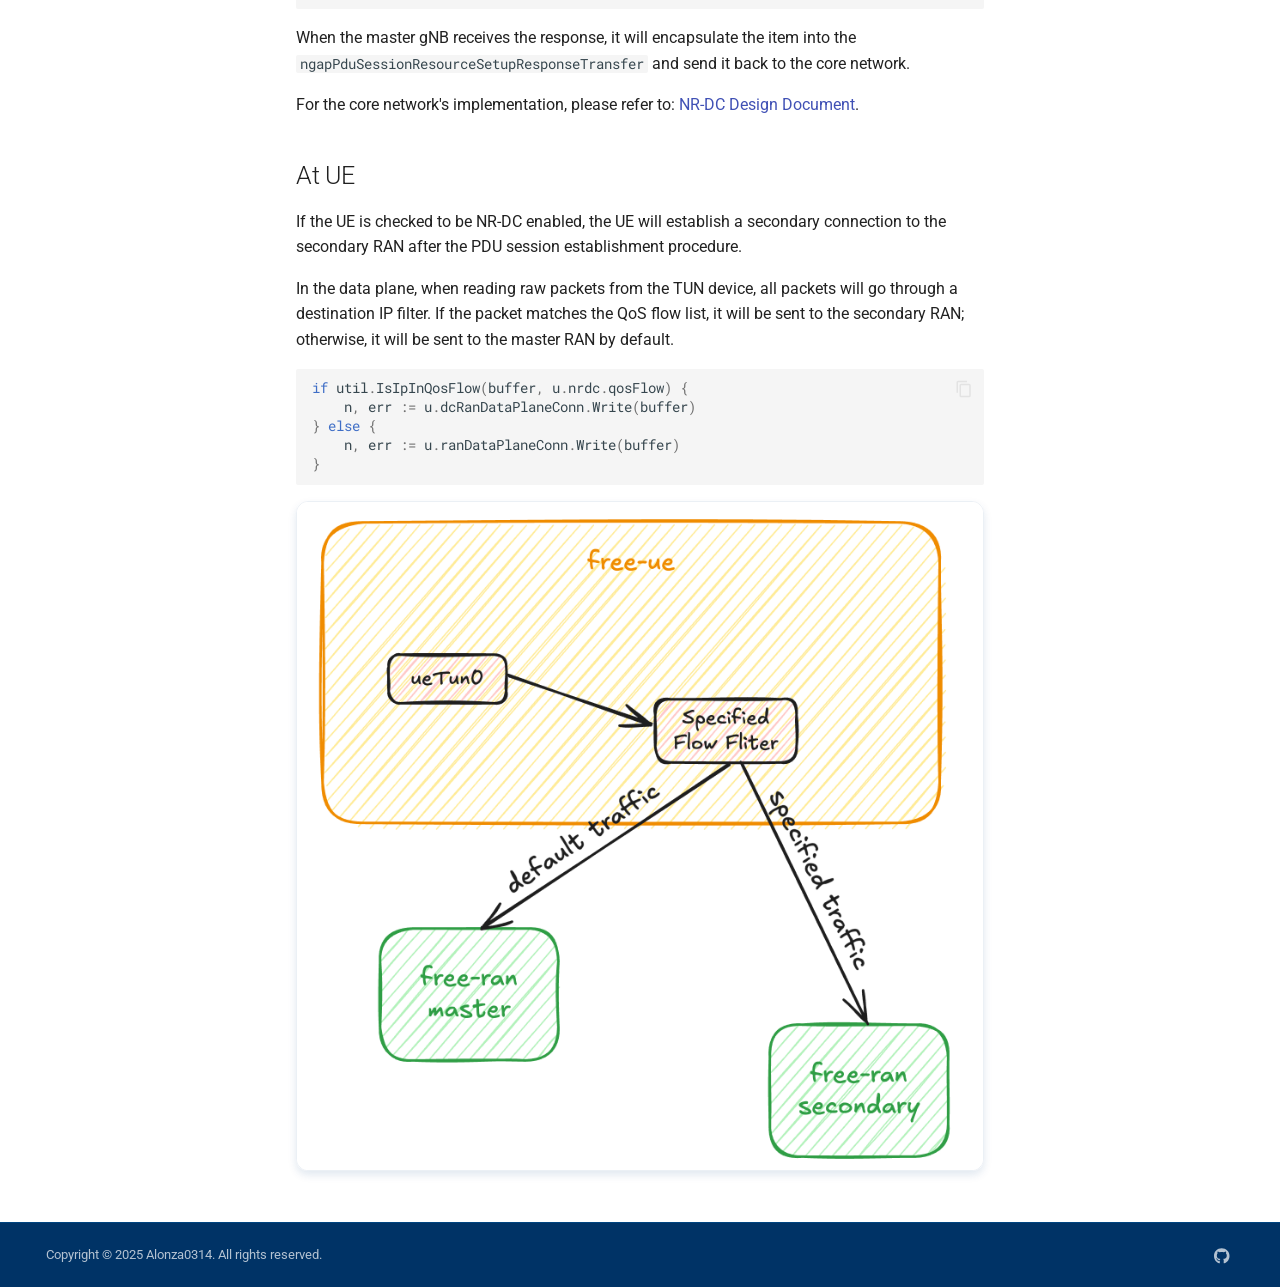
<file: doc-design-document/04-static-nr-dc/index.html>
<!doctype html><html lang=en class=no-js> <head><meta charset=utf-8><meta name=viewport content="width=device-width,initial-scale=1"><meta name=description content="RAN/UE Simulation Tool"><meta name=author content=alonza0314><link href=https://alonza0314.github.io/free-ran-ue/doc-design-document/04-static-nr-dc/ rel=canonical><link rel=icon href=../../image/free-ran-ue-favicon.png><meta name=generator content="mkdocs-1.5.3, mkdocs-material-9.5.13"><title>Static NR-DC - free-ran-ue</title><link rel=stylesheet href=../../assets/stylesheets/main.7e359304.min.css><link rel=stylesheet href=../../assets/stylesheets/palette.06af60db.min.css><link rel=preconnect href=https://fonts.gstatic.com crossorigin><link rel=stylesheet href="https://fonts.googleapis.com/css?family=Roboto:300,300i,400,400i,700,700i%7CRoboto+Mono:400,400i,700,700i&display=fallback"><style>:root{--md-text-font:"Roboto";--md-code-font:"Roboto Mono"}</style><link rel=stylesheet href=../../stylesheets/extra.css><script>__md_scope=new URL("../..",location),__md_hash=e=>[...e].reduce((e,_)=>(e<<5)-e+_.charCodeAt(0),0),__md_get=(e,_=localStorage,t=__md_scope)=>JSON.parse(_.getItem(t.pathname+"."+e)),__md_set=(e,_,t=localStorage,a=__md_scope)=>{try{t.setItem(a.pathname+"."+e,JSON.stringify(_))}catch(e){}}</script></head> <body dir=ltr data-md-color-scheme=default data-md-color-primary=blue-grey data-md-color-accent=light-blue> <input class=md-toggle data-md-toggle=drawer type=checkbox id=__drawer autocomplete=off> <input class=md-toggle data-md-toggle=search type=checkbox id=__search autocomplete=off> <label class=md-overlay for=__drawer></label> <div data-md-component=skip> <a href=#static-nr-dc class=md-skip> Skip to content </a> </div> <div data-md-component=announce> </div> <header class=md-header data-md-component=header> <nav class="md-header__inner md-grid" aria-label=Header> <a href=../.. title=free-ran-ue class="md-header__button md-logo" aria-label=free-ran-ue data-md-component=logo> <img src=../../image/free-ran-ue-logo.png alt=logo> </a> <label class="md-header__button md-icon" for=__drawer> <svg xmlns=http://www.w3.org/2000/svg viewbox="0 0 24 24"><path d="M3 6h18v2H3V6m0 5h18v2H3v-2m0 5h18v2H3v-2Z"/></svg> </label> <div class=md-header__title data-md-component=header-title> <div class=md-header__ellipsis> <div class=md-header__topic> <span class=md-ellipsis> free-ran-ue </span> </div> <div class=md-header__topic data-md-component=header-topic> <span class=md-ellipsis> Static NR-DC </span> </div> </div> </div> <form class=md-header__option data-md-component=palette> <input class=md-option data-md-color-media data-md-color-scheme=default data-md-color-primary=blue-grey data-md-color-accent=light-blue aria-label="Switch to dark mode" type=radio name=__palette id=__palette_0> <label class="md-header__button md-icon" title="Switch to dark mode" for=__palette_1 hidden> <svg xmlns=http://www.w3.org/2000/svg viewbox="0 0 24 24"><path d="M12 8a4 4 0 0 0-4 4 4 4 0 0 0 4 4 4 4 0 0 0 4-4 4 4 0 0 0-4-4m0 10a6 6 0 0 1-6-6 6 6 0 0 1 6-6 6 6 0 0 1 6 6 6 6 0 0 1-6 6m8-9.31V4h-4.69L12 .69 8.69 4H4v4.69L.69 12 4 15.31V20h4.69L12 23.31 15.31 20H20v-4.69L23.31 12 20 8.69Z"/></svg> </label> <input class=md-option data-md-color-media data-md-color-scheme=slate data-md-color-primary=blue-grey data-md-color-accent=light-blue aria-label="Switch to light mode" type=radio name=__palette id=__palette_1> <label class="md-header__button md-icon" title="Switch to light mode" for=__palette_0 hidden> <svg xmlns=http://www.w3.org/2000/svg viewbox="0 0 24 24"><path d="M12 18c-.89 0-1.74-.2-2.5-.55C11.56 16.5 13 14.42 13 12c0-2.42-1.44-4.5-3.5-5.45C10.26 6.2 11.11 6 12 6a6 6 0 0 1 6 6 6 6 0 0 1-6 6m8-9.31V4h-4.69L12 .69 8.69 4H4v4.69L.69 12 4 15.31V20h4.69L12 23.31 15.31 20H20v-4.69L23.31 12 20 8.69Z"/></svg> </label> </form> <script>var media,input,key,value,palette=__md_get("__palette");if(palette&&palette.color){"(prefers-color-scheme)"===palette.color.media&&(media=matchMedia("(prefers-color-scheme: light)"),input=document.querySelector(media.matches?"[data-md-color-media='(prefers-color-scheme: light)']":"[data-md-color-media='(prefers-color-scheme: dark)']"),palette.color.media=input.getAttribute("data-md-color-media"),palette.color.scheme=input.getAttribute("data-md-color-scheme"),palette.color.primary=input.getAttribute("data-md-color-primary"),palette.color.accent=input.getAttribute("data-md-color-accent"));for([key,value]of Object.entries(palette.color))document.body.setAttribute("data-md-color-"+key,value)}</script> <label class="md-header__button md-icon" for=__search> <svg xmlns=http://www.w3.org/2000/svg viewbox="0 0 24 24"><path d="M9.5 3A6.5 6.5 0 0 1 16 9.5c0 1.61-.59 3.09-1.56 4.23l.27.27h.79l5 5-1.5 1.5-5-5v-.79l-.27-.27A6.516 6.516 0 0 1 9.5 16 6.5 6.5 0 0 1 3 9.5 6.5 6.5 0 0 1 9.5 3m0 2C7 5 5 7 5 9.5S7 14 9.5 14 14 12 14 9.5 12 5 9.5 5Z"/></svg> </label> <div class=md-search data-md-component=search role=dialog> <label class=md-search__overlay for=__search></label> <div class=md-search__inner role=search> <form class=md-search__form name=search> <input type=text class=md-search__input name=query aria-label=Search placeholder=Search autocapitalize=off autocorrect=off autocomplete=off spellcheck=false data-md-component=search-query required> <label class="md-search__icon md-icon" for=__search> <svg xmlns=http://www.w3.org/2000/svg viewbox="0 0 24 24"><path d="M9.5 3A6.5 6.5 0 0 1 16 9.5c0 1.61-.59 3.09-1.56 4.23l.27.27h.79l5 5-1.5 1.5-5-5v-.79l-.27-.27A6.516 6.516 0 0 1 9.5 16 6.5 6.5 0 0 1 3 9.5 6.5 6.5 0 0 1 9.5 3m0 2C7 5 5 7 5 9.5S7 14 9.5 14 14 12 14 9.5 12 5 9.5 5Z"/></svg> <svg xmlns=http://www.w3.org/2000/svg viewbox="0 0 24 24"><path d="M20 11v2H8l5.5 5.5-1.42 1.42L4.16 12l7.92-7.92L13.5 5.5 8 11h12Z"/></svg> </label> <nav class=md-search__options aria-label=Search> <a href=javascript:void(0) class="md-search__icon md-icon" title=Share aria-label=Share data-clipboard data-clipboard-text data-md-component=search-share tabindex=-1> <svg xmlns=http://www.w3.org/2000/svg viewbox="0 0 24 24"><path d="M18 16.08c-.76 0-1.44.3-1.96.77L8.91 12.7c.05-.23.09-.46.09-.7 0-.24-.04-.47-.09-.7l7.05-4.11c.54.5 1.25.81 2.04.81a3 3 0 0 0 3-3 3 3 0 0 0-3-3 3 3 0 0 0-3 3c0 .24.04.47.09.7L8.04 9.81C7.5 9.31 6.79 9 6 9a3 3 0 0 0-3 3 3 3 0 0 0 3 3c.79 0 1.5-.31 2.04-.81l7.12 4.15c-.05.21-.08.43-.08.66 0 1.61 1.31 2.91 2.92 2.91 1.61 0 2.92-1.3 2.92-2.91A2.92 2.92 0 0 0 18 16.08Z"/></svg> </a> <button type=reset class="md-search__icon md-icon" title=Clear aria-label=Clear tabindex=-1> <svg xmlns=http://www.w3.org/2000/svg viewbox="0 0 24 24"><path d="M19 6.41 17.59 5 12 10.59 6.41 5 5 6.41 10.59 12 5 17.59 6.41 19 12 13.41 17.59 19 19 17.59 13.41 12 19 6.41Z"/></svg> </button> </nav> </form> <div class=md-search__output> <div class=md-search__scrollwrap data-md-scrollfix> <div class=md-search-result data-md-component=search-result> <div class=md-search-result__meta> Initializing search </div> <ol class=md-search-result__list role=presentation></ol> </div> </div> </div> </div> </div> <div class=md-header__source> <a href=https://github.com/alonza0314/free-ran-ue title="Go to repository" class=md-source data-md-component=source> <div class="md-source__icon md-icon"> <svg xmlns=http://www.w3.org/2000/svg viewbox="0 0 496 512"><!-- Font Awesome Free 6.5.1 by @fontawesome - https://fontawesome.com License - https://fontawesome.com/license/free (Icons: CC BY 4.0, Fonts: SIL OFL 1.1, Code: MIT License) Copyright 2023 Fonticons, Inc.--><path d="M165.9 397.4c0 2-2.3 3.6-5.2 3.6-3.3.3-5.6-1.3-5.6-3.6 0-2 2.3-3.6 5.2-3.6 3-.3 5.6 1.3 5.6 3.6zm-31.1-4.5c-.7 2 1.3 4.3 4.3 4.9 2.6 1 5.6 0 6.2-2s-1.3-4.3-4.3-5.2c-2.6-.7-5.5.3-6.2 2.3zm44.2-1.7c-2.9.7-4.9 2.6-4.6 4.9.3 2 2.9 3.3 5.9 2.6 2.9-.7 4.9-2.6 4.6-4.6-.3-1.9-3-3.2-5.9-2.9zM244.8 8C106.1 8 0 113.3 0 252c0 110.9 69.8 205.8 169.5 239.2 12.8 2.3 17.3-5.6 17.3-12.1 0-6.2-.3-40.4-.3-61.4 0 0-70 15-84.7-29.8 0 0-11.4-29.1-27.8-36.6 0 0-22.9-15.7 1.6-15.4 0 0 24.9 2 38.6 25.8 21.9 38.6 58.6 27.5 72.9 20.9 2.3-16 8.8-27.1 16-33.7-55.9-6.2-112.3-14.3-112.3-110.5 0-27.5 7.6-41.3 23.6-58.9-2.6-6.5-11.1-33.3 2.6-67.9 20.9-6.5 69 27 69 27 20-5.6 41.5-8.5 62.8-8.5s42.8 2.9 62.8 8.5c0 0 48.1-33.6 69-27 13.7 34.7 5.2 61.4 2.6 67.9 16 17.7 25.8 31.5 25.8 58.9 0 96.5-58.9 104.2-114.8 110.5 9.2 7.9 17 22.9 17 46.4 0 33.7-.3 75.4-.3 83.6 0 6.5 4.6 14.4 17.3 12.1C428.2 457.8 496 362.9 496 252 496 113.3 383.5 8 244.8 8zM97.2 352.9c-1.3 1-1 3.3.7 5.2 1.6 1.6 3.9 2.3 5.2 1 1.3-1 1-3.3-.7-5.2-1.6-1.6-3.9-2.3-5.2-1zm-10.8-8.1c-.7 1.3.3 2.9 2.3 3.9 1.6 1 3.6.7 4.3-.7.7-1.3-.3-2.9-2.3-3.9-2-.6-3.6-.3-4.3.7zm32.4 35.6c-1.6 1.3-1 4.3 1.3 6.2 2.3 2.3 5.2 2.6 6.5 1 1.3-1.3.7-4.3-1.3-6.2-2.2-2.3-5.2-2.6-6.5-1zm-11.4-14.7c-1.6 1-1.6 3.6 0 5.9 1.6 2.3 4.3 3.3 5.6 2.3 1.6-1.3 1.6-3.9 0-6.2-1.4-2.3-4-3.3-5.6-2z"/></svg> </div> <div class=md-source__repository> alonza0314/free-ran-ue </div> </a> </div> </nav> </header> <div class=md-container data-md-component=container> <nav class=md-tabs aria-label=Tabs data-md-component=tabs> <div class=md-grid> <ul class=md-tabs__list> <li class=md-tabs__item> <a href=../.. class=md-tabs__link> Home </a> </li> <li class=md-tabs__item> <a href=../../doc-user-guide/ class=md-tabs__link> User Guide </a> </li> <li class=md-tabs__item> <a href=../ class=md-tabs__link> Design Document </a> </li> <li class=md-tabs__item> <a href=../../doc-contributors/ class=md-tabs__link> Contributors </a> </li> </ul> </div> </nav> <main class=md-main data-md-component=main> <div class="md-main__inner md-grid"> <div class="md-sidebar md-sidebar--primary" data-md-component=sidebar data-md-type=navigation> <div class=md-sidebar__scrollwrap> <div class=md-sidebar__inner> <nav class="md-nav md-nav--primary md-nav--lifted" aria-label=Navigation data-md-level=0> <label class=md-nav__title for=__drawer> <a href=../.. title=free-ran-ue class="md-nav__button md-logo" aria-label=free-ran-ue data-md-component=logo> <img src=../../image/free-ran-ue-logo.png alt=logo> </a> free-ran-ue </label> <div class=md-nav__source> <a href=https://github.com/alonza0314/free-ran-ue title="Go to repository" class=md-source data-md-component=source> <div class="md-source__icon md-icon"> <svg xmlns=http://www.w3.org/2000/svg viewbox="0 0 496 512"><!-- Font Awesome Free 6.5.1 by @fontawesome - https://fontawesome.com License - https://fontawesome.com/license/free (Icons: CC BY 4.0, Fonts: SIL OFL 1.1, Code: MIT License) Copyright 2023 Fonticons, Inc.--><path d="M165.9 397.4c0 2-2.3 3.6-5.2 3.6-3.3.3-5.6-1.3-5.6-3.6 0-2 2.3-3.6 5.2-3.6 3-.3 5.6 1.3 5.6 3.6zm-31.1-4.5c-.7 2 1.3 4.3 4.3 4.9 2.6 1 5.6 0 6.2-2s-1.3-4.3-4.3-5.2c-2.6-.7-5.5.3-6.2 2.3zm44.2-1.7c-2.9.7-4.9 2.6-4.6 4.9.3 2 2.9 3.3 5.9 2.6 2.9-.7 4.9-2.6 4.6-4.6-.3-1.9-3-3.2-5.9-2.9zM244.8 8C106.1 8 0 113.3 0 252c0 110.9 69.8 205.8 169.5 239.2 12.8 2.3 17.3-5.6 17.3-12.1 0-6.2-.3-40.4-.3-61.4 0 0-70 15-84.7-29.8 0 0-11.4-29.1-27.8-36.6 0 0-22.9-15.7 1.6-15.4 0 0 24.9 2 38.6 25.8 21.9 38.6 58.6 27.5 72.9 20.9 2.3-16 8.8-27.1 16-33.7-55.9-6.2-112.3-14.3-112.3-110.5 0-27.5 7.6-41.3 23.6-58.9-2.6-6.5-11.1-33.3 2.6-67.9 20.9-6.5 69 27 69 27 20-5.6 41.5-8.5 62.8-8.5s42.8 2.9 62.8 8.5c0 0 48.1-33.6 69-27 13.7 34.7 5.2 61.4 2.6 67.9 16 17.7 25.8 31.5 25.8 58.9 0 96.5-58.9 104.2-114.8 110.5 9.2 7.9 17 22.9 17 46.4 0 33.7-.3 75.4-.3 83.6 0 6.5 4.6 14.4 17.3 12.1C428.2 457.8 496 362.9 496 252 496 113.3 383.5 8 244.8 8zM97.2 352.9c-1.3 1-1 3.3.7 5.2 1.6 1.6 3.9 2.3 5.2 1 1.3-1 1-3.3-.7-5.2-1.6-1.6-3.9-2.3-5.2-1zm-10.8-8.1c-.7 1.3.3 2.9 2.3 3.9 1.6 1 3.6.7 4.3-.7.7-1.3-.3-2.9-2.3-3.9-2-.6-3.6-.3-4.3.7zm32.4 35.6c-1.6 1.3-1 4.3 1.3 6.2 2.3 2.3 5.2 2.6 6.5 1 1.3-1.3.7-4.3-1.3-6.2-2.2-2.3-5.2-2.6-6.5-1zm-11.4-14.7c-1.6 1-1.6 3.6 0 5.9 1.6 2.3 4.3 3.3 5.6 2.3 1.6-1.3 1.6-3.9 0-6.2-1.4-2.3-4-3.3-5.6-2z"/></svg> </div> <div class=md-source__repository> alonza0314/free-ran-ue </div> </a> </div> <ul class=md-nav__list data-md-scrollfix> <li class=md-nav__item> <a href=../.. class=md-nav__link> <span class=md-ellipsis> Home </span> </a> </li> <li class=md-nav__item> <a href=../../doc-user-guide/ class=md-nav__link> <span class=md-ellipsis> User Guide </span> </a> </li> <li class=md-nav__item> <a href=../ class=md-nav__link> <span class=md-ellipsis> Design Document </span> </a> </li> <li class=md-nav__item> <a href=../../doc-contributors/ class=md-nav__link> <span class=md-ellipsis> Contributors </span> </a> </li> </ul> </nav> </div> </div> </div> <div class="md-sidebar md-sidebar--secondary" data-md-component=sidebar data-md-type=toc> <div class=md-sidebar__scrollwrap> <div class=md-sidebar__inner> <nav class="md-nav md-nav--secondary" aria-label="Table of contents"> <label class=md-nav__title for=__toc> <span class="md-nav__icon md-icon"></span> Table of contents </label> <ul class=md-nav__list data-md-component=toc data-md-scrollfix> <li class=md-nav__item> <a href=#at-gnb class=md-nav__link> <span class=md-ellipsis> At gNB </span> </a> </li> <li class=md-nav__item> <a href=#at-ue class=md-nav__link> <span class=md-ellipsis> At UE </span> </a> </li> </ul> </nav> </div> </div> </div> <div class=md-content data-md-component=content> <article class="md-content__inner md-typeset"> <h1 id=static-nr-dc>Static NR-DC</h1> <div class="admonition note"> <p class=admonition-title>Note</p> <p>Static NR-DC means the DC feature (two tunnels in one PDU Session) will be established during the <strong>PDU Session Establishment Procedure</strong></p> </div> <h2 id=at-gnb>At gNB</h2> <p>In the PDU Session Establishment procedure, after the gNB receives the <code>ngapPduSessionResourceSetupRequest</code> and confirms that NR-DC is enabled, the master gNB will forward this REQUEST to the secondary gNB via the Xn interface.</p> <p>The master gNB will extract the first UL TEID, and the secondary gNB will extract the second UL TEID from the REQUEST.</p> <ul> <li> <p>For master gNB:</p> <div class="language-go highlight"><pre><span></span><code><span id=__span-0-1><a id=__codelineno-0-1 name=__codelineno-0-1 href=#__codelineno-0-1></a><span class=k>for</span><span class=w> </span><span class=nx>_</span><span class=p>,</span><span class=w> </span><span class=nx>item</span><span class=w> </span><span class=o>:=</span><span class=w> </span><span class=k>range</span><span class=w> </span><span class=nx>pduSessionResourceSetupRequestTransfer</span><span class=p>.</span><span class=nx>ProtocolIEs</span><span class=p>.</span><span class=nx>List</span><span class=w> </span><span class=p>{</span>
</span><span id=__span-0-2><a id=__codelineno-0-2 name=__codelineno-0-2 href=#__codelineno-0-2></a><span class=w>    </span><span class=k>switch</span><span class=w> </span><span class=nx>item</span><span class=p>.</span><span class=nx>Id</span><span class=p>.</span><span class=nx>Value</span><span class=w> </span><span class=p>{</span>
</span><span id=__span-0-3><a id=__codelineno-0-3 name=__codelineno-0-3 href=#__codelineno-0-3></a><span class=w>    </span><span class=k>case</span><span class=w> </span><span class=nx>ngapType</span><span class=p>.</span><span class=nx>ProtocolIEIDPDUSessionAggregateMaximumBitRate</span><span class=p>:</span>
</span><span id=__span-0-4><a id=__codelineno-0-4 name=__codelineno-0-4 href=#__codelineno-0-4></a><span class=w>    </span><span class=k>case</span><span class=w> </span><span class=nx>ngapType</span><span class=p>.</span><span class=nx>ProtocolIEIDULNGUUPTNLInformation</span><span class=p>:</span>
</span><span id=__span-0-5><a id=__codelineno-0-5 name=__codelineno-0-5 href=#__codelineno-0-5></a><span class=w>        </span><span class=nx>ranUe</span><span class=p>.</span><span class=nx>SetUlTeid</span><span class=p>(</span><span class=nx>item</span><span class=p>.</span><span class=nx>Value</span><span class=p>.</span><span class=nx>ULNGUUPTNLInformation</span><span class=p>.</span><span class=nx>GTPTunnel</span><span class=p>.</span><span class=nx>GTPTEID</span><span class=p>.</span><span class=nx>Value</span><span class=p>)</span>
</span><span id=__span-0-6><a id=__codelineno-0-6 name=__codelineno-0-6 href=#__codelineno-0-6></a><span class=w>    </span><span class=k>case</span><span class=w> </span><span class=nx>ngapType</span><span class=p>.</span><span class=nx>ProtocolIEIDAdditionalULNGUUPTNLInformation</span><span class=p>:</span>
</span><span id=__span-0-7><a id=__codelineno-0-7 name=__codelineno-0-7 href=#__codelineno-0-7></a><span class=w>    </span><span class=k>case</span><span class=w> </span><span class=nx>ngapType</span><span class=p>.</span><span class=nx>ProtocolIEIDPDUSessionType</span><span class=p>:</span>
</span><span id=__span-0-8><a id=__codelineno-0-8 name=__codelineno-0-8 href=#__codelineno-0-8></a><span class=w>    </span><span class=k>case</span><span class=w> </span><span class=nx>ngapType</span><span class=p>.</span><span class=nx>ProtocolIEIDQosFlowSetupRequestList</span><span class=p>:</span>
</span><span id=__span-0-9><a id=__codelineno-0-9 name=__codelineno-0-9 href=#__codelineno-0-9></a><span class=w>    </span><span class=p>}</span>
</span><span id=__span-0-10><a id=__codelineno-0-10 name=__codelineno-0-10 href=#__codelineno-0-10></a><span class=p>}</span>
</span></code></pre></div> </li> <li> <p>For secondary gNB:</p> <div class="language-go highlight"><pre><span></span><code><span id=__span-1-1><a id=__codelineno-1-1 name=__codelineno-1-1 href=#__codelineno-1-1></a><span class=k>for</span><span class=w> </span><span class=nx>_</span><span class=p>,</span><span class=w> </span><span class=nx>ie</span><span class=w> </span><span class=o>:=</span><span class=w> </span><span class=k>range</span><span class=w> </span><span class=nx>pduSessionResourceSetupRequestTransfer</span><span class=p>.</span><span class=nx>ProtocolIEs</span><span class=p>.</span><span class=nx>List</span><span class=w> </span><span class=p>{</span>
</span><span id=__span-1-2><a id=__codelineno-1-2 name=__codelineno-1-2 href=#__codelineno-1-2></a><span class=w>    </span><span class=k>switch</span><span class=w> </span><span class=nx>ie</span><span class=p>.</span><span class=nx>Id</span><span class=p>.</span><span class=nx>Value</span><span class=w> </span><span class=p>{</span>
</span><span id=__span-1-3><a id=__codelineno-1-3 name=__codelineno-1-3 href=#__codelineno-1-3></a><span class=w>    </span><span class=k>case</span><span class=w> </span><span class=nx>ngapType</span><span class=p>.</span><span class=nx>ProtocolIEIDPDUSessionAggregateMaximumBitRate</span><span class=p>:</span>
</span><span id=__span-1-4><a id=__codelineno-1-4 name=__codelineno-1-4 href=#__codelineno-1-4></a><span class=w>    </span><span class=k>case</span><span class=w> </span><span class=nx>ngapType</span><span class=p>.</span><span class=nx>ProtocolIEIDULNGUUPTNLInformation</span><span class=p>:</span>
</span><span id=__span-1-5><a id=__codelineno-1-5 name=__codelineno-1-5 href=#__codelineno-1-5></a><span class=w>    </span><span class=k>case</span><span class=w> </span><span class=nx>ngapType</span><span class=p>.</span><span class=nx>ProtocolIEIDAdditionalULNGUUPTNLInformation</span><span class=p>:</span>
</span><span id=__span-1-6><a id=__codelineno-1-6 name=__codelineno-1-6 href=#__codelineno-1-6></a><span class=w>        </span><span class=nx>xnUe</span><span class=p>.</span><span class=nx>SetUlTeid</span><span class=p>(</span><span class=nx>ie</span><span class=p>.</span><span class=nx>Value</span><span class=p>.</span><span class=nx>AdditionalULNGUUPTNLInformation</span><span class=p>.</span><span class=nx>List</span><span class=p>[</span><span class=mi>0</span><span class=p>].</span><span class=nx>NGUUPTNLInformation</span><span class=p>.</span><span class=nx>GTPTunnel</span><span class=p>.</span><span class=nx>GTPTEID</span><span class=p>.</span><span class=nx>Value</span><span class=p>)</span>
</span><span id=__span-1-7><a id=__codelineno-1-7 name=__codelineno-1-7 href=#__codelineno-1-7></a><span class=w>    </span><span class=k>case</span><span class=w> </span><span class=nx>ngapType</span><span class=p>.</span><span class=nx>ProtocolIEIDPDUSessionType</span><span class=p>:</span>
</span><span id=__span-1-8><a id=__codelineno-1-8 name=__codelineno-1-8 href=#__codelineno-1-8></a><span class=w>    </span><span class=k>case</span><span class=w> </span><span class=nx>ngapType</span><span class=p>.</span><span class=nx>ProtocolIEIDQosFlowSetupRequestList</span><span class=p>:</span>
</span><span id=__span-1-9><a id=__codelineno-1-9 name=__codelineno-1-9 href=#__codelineno-1-9></a><span class=w>    </span><span class=p>}</span>
</span><span id=__span-1-10><a id=__codelineno-1-10 name=__codelineno-1-10 href=#__codelineno-1-10></a><span class=p>}</span>
</span></code></pre></div> </li> </ul> <p>After the secondary gNB extracts the UL TEID from <code>AdditionalULNGUUPTNLInformation.List[0]</code>, it will format its DL TEID as a <code>ngapType.QosFlowPerTNLInformationItem</code> and send this item as a response back to the master gNB.</p> <div class="language-go highlight"><pre><span></span><code><span id=__span-2-1><a id=__codelineno-2-1 name=__codelineno-2-1 href=#__codelineno-2-1></a><span class=c1>// DC QoS Flow per TNL Information</span>
</span><span id=__span-2-2><a id=__codelineno-2-2 name=__codelineno-2-2 href=#__codelineno-2-2></a><span class=nx>dcQosFlowPerTNLInformationItem</span><span class=w> </span><span class=o>:=</span><span class=w> </span><span class=nx>ngapType</span><span class=p>.</span><span class=nx>QosFlowPerTNLInformationItem</span><span class=p>{}</span>
</span><span id=__span-2-3><a id=__codelineno-2-3 name=__codelineno-2-3 href=#__codelineno-2-3></a><span class=nx>dcQosFlowPerTNLInformationItem</span><span class=p>.</span><span class=nx>QosFlowPerTNLInformation</span><span class=p>.</span><span class=nx>UPTransportLayerInformation</span><span class=p>.</span><span class=nx>Present</span><span class=w> </span><span class=p>=</span><span class=w> </span><span class=nx>ngapType</span><span class=p>.</span><span class=nx>UPTransportLayerInformationPresentGTPTunnel</span>
</span><span id=__span-2-4><a id=__codelineno-2-4 name=__codelineno-2-4 href=#__codelineno-2-4></a>
</span><span id=__span-2-5><a id=__codelineno-2-5 name=__codelineno-2-5 href=#__codelineno-2-5></a><span class=c1>// DC Transport Layer Information in QoS Flow per TNL Information</span>
</span><span id=__span-2-6><a id=__codelineno-2-6 name=__codelineno-2-6 href=#__codelineno-2-6></a><span class=nx>dcUpTransportLayerInformation</span><span class=w> </span><span class=o>:=</span><span class=w> </span><span class=o>&amp;</span><span class=nx>dcQosFlowPerTNLInformationItem</span><span class=p>.</span><span class=nx>QosFlowPerTNLInformation</span><span class=p>.</span><span class=nx>UPTransportLayerInformation</span>
</span><span id=__span-2-7><a id=__codelineno-2-7 name=__codelineno-2-7 href=#__codelineno-2-7></a><span class=nx>dcUpTransportLayerInformation</span><span class=p>.</span><span class=nx>Present</span><span class=w> </span><span class=p>=</span><span class=w> </span><span class=nx>ngapType</span><span class=p>.</span><span class=nx>UPTransportLayerInformationPresentGTPTunnel</span>
</span><span id=__span-2-8><a id=__codelineno-2-8 name=__codelineno-2-8 href=#__codelineno-2-8></a><span class=nx>dcUpTransportLayerInformation</span><span class=p>.</span><span class=nx>GTPTunnel</span><span class=w> </span><span class=p>=</span><span class=w> </span><span class=nb>new</span><span class=p>(</span><span class=nx>ngapType</span><span class=p>.</span><span class=nx>GTPTunnel</span><span class=p>)</span>
</span><span id=__span-2-9><a id=__codelineno-2-9 name=__codelineno-2-9 href=#__codelineno-2-9></a><span class=nx>dcUpTransportLayerInformation</span><span class=p>.</span><span class=nx>GTPTunnel</span><span class=p>.</span><span class=nx>GTPTEID</span><span class=p>.</span><span class=nx>Value</span><span class=w> </span><span class=p>=</span><span class=w> </span><span class=nx>xnUe</span><span class=p>.</span><span class=nx>GetDlTeid</span><span class=p>()</span>
</span><span id=__span-2-10><a id=__codelineno-2-10 name=__codelineno-2-10 href=#__codelineno-2-10></a><span class=nx>dcUpTransportLayerInformation</span><span class=p>.</span><span class=nx>GTPTunnel</span><span class=p>.</span><span class=nx>TransportLayerAddress</span><span class=w> </span><span class=p>=</span><span class=w> </span><span class=nx>ngapConvert</span><span class=p>.</span><span class=nx>IPAddressToNgap</span><span class=p>(</span><span class=nx>g</span><span class=p>.</span><span class=nx>ranN3Ip</span><span class=p>,</span><span class=w> </span><span class=s>&quot;&quot;</span><span class=p>)</span>
</span><span id=__span-2-11><a id=__codelineno-2-11 name=__codelineno-2-11 href=#__codelineno-2-11></a>
</span><span id=__span-2-12><a id=__codelineno-2-12 name=__codelineno-2-12 href=#__codelineno-2-12></a><span class=c1>// DC Associated QoS Flow List in QoS Flow per TNL Information</span>
</span><span id=__span-2-13><a id=__codelineno-2-13 name=__codelineno-2-13 href=#__codelineno-2-13></a><span class=nx>dcAssociatedQosFlowList</span><span class=w> </span><span class=o>:=</span><span class=w> </span><span class=o>&amp;</span><span class=nx>dcQosFlowPerTNLInformationItem</span><span class=p>.</span><span class=nx>QosFlowPerTNLInformation</span><span class=p>.</span><span class=nx>AssociatedQosFlowList</span>
</span><span id=__span-2-14><a id=__codelineno-2-14 name=__codelineno-2-14 href=#__codelineno-2-14></a><span class=nx>dcAssociatedQosFlowItem</span><span class=w> </span><span class=o>:=</span><span class=w> </span><span class=nx>ngapType</span><span class=p>.</span><span class=nx>AssociatedQosFlowItem</span><span class=p>{}</span>
</span><span id=__span-2-15><a id=__codelineno-2-15 name=__codelineno-2-15 href=#__codelineno-2-15></a><span class=nx>dcAssociatedQosFlowItem</span><span class=p>.</span><span class=nx>QosFlowIdentifier</span><span class=p>.</span><span class=nx>Value</span><span class=w> </span><span class=p>=</span><span class=w> </span><span class=mi>1</span>
</span><span id=__span-2-16><a id=__codelineno-2-16 name=__codelineno-2-16 href=#__codelineno-2-16></a><span class=nx>dcAssociatedQosFlowList</span><span class=p>.</span><span class=nx>List</span><span class=w> </span><span class=p>=</span><span class=w> </span><span class=nb>append</span><span class=p>(</span><span class=nx>dcAssociatedQosFlowList</span><span class=p>.</span><span class=nx>List</span><span class=p>,</span><span class=w> </span><span class=nx>dcAssociatedQosFlowItem</span><span class=p>)</span>
</span><span id=__span-2-17><a id=__codelineno-2-17 name=__codelineno-2-17 href=#__codelineno-2-17></a>
</span><span id=__span-2-18><a id=__codelineno-2-18 name=__codelineno-2-18 href=#__codelineno-2-18></a><span class=nx>dcQosFlowPerTNLInformationMarshal</span><span class=p>,</span><span class=w> </span><span class=nx>err</span><span class=w> </span><span class=o>:=</span><span class=w> </span><span class=nx>aper</span><span class=p>.</span><span class=nx>MarshalWithParams</span><span class=p>(</span><span class=nx>dcQosFlowPerTNLInformationItem</span><span class=p>,</span><span class=w> </span><span class=s>&quot;valueExt&quot;</span><span class=p>)</span>
</span></code></pre></div> <p>When the master gNB receives the response, it will encapsulate the item into the <code>ngapPduSessionResourceSetupResponseTransfer</code> and send it back to the core network.</p> <p>For the core network's implementation, please refer to: <a href=https://free5gc.org/doc/NR-DC/nrdc/#reference>NR-DC Design Document</a>.</p> <h2 id=at-ue>At UE</h2> <p>If the UE is checked to be NR-DC enabled, the UE will establish a secondary connection to the secondary RAN after the PDU session establishment procedure.</p> <p>In the data plane, when reading raw packets from the TUN device, all packets will go through a destination IP filter. If the packet matches the QoS flow list, it will be sent to the secondary RAN; otherwise, it will be sent to the master RAN by default.</p> <div class="language-go highlight"><pre><span></span><code><span id=__span-3-1><a id=__codelineno-3-1 name=__codelineno-3-1 href=#__codelineno-3-1></a><span class=k>if</span><span class=w> </span><span class=nx>util</span><span class=p>.</span><span class=nx>IsIpInQosFlow</span><span class=p>(</span><span class=nx>buffer</span><span class=p>,</span><span class=w> </span><span class=nx>u</span><span class=p>.</span><span class=nx>nrdc</span><span class=p>.</span><span class=nx>qosFlow</span><span class=p>)</span><span class=w> </span><span class=p>{</span>
</span><span id=__span-3-2><a id=__codelineno-3-2 name=__codelineno-3-2 href=#__codelineno-3-2></a><span class=w>    </span><span class=nx>n</span><span class=p>,</span><span class=w> </span><span class=nx>err</span><span class=w> </span><span class=o>:=</span><span class=w> </span><span class=nx>u</span><span class=p>.</span><span class=nx>dcRanDataPlaneConn</span><span class=p>.</span><span class=nx>Write</span><span class=p>(</span><span class=nx>buffer</span><span class=p>)</span>
</span><span id=__span-3-3><a id=__codelineno-3-3 name=__codelineno-3-3 href=#__codelineno-3-3></a><span class=p>}</span><span class=w> </span><span class=k>else</span><span class=w> </span><span class=p>{</span>
</span><span id=__span-3-4><a id=__codelineno-3-4 name=__codelineno-3-4 href=#__codelineno-3-4></a><span class=w>    </span><span class=nx>n</span><span class=p>,</span><span class=w> </span><span class=nx>err</span><span class=w> </span><span class=o>:=</span><span class=w> </span><span class=nx>u</span><span class=p>.</span><span class=nx>ranDataPlaneConn</span><span class=p>.</span><span class=nx>Write</span><span class=p>(</span><span class=nx>buffer</span><span class=p>)</span>
</span><span id=__span-3-5><a id=__codelineno-3-5 name=__codelineno-3-5 href=#__codelineno-3-5></a><span class=p>}</span>
</span></code></pre></div> <p><img alt=free-ue-dc src=../../image/free-ue-dc.png></p> </article> </div> <script>var tabs=__md_get("__tabs");if(Array.isArray(tabs))e:for(var set of document.querySelectorAll(".tabbed-set")){var tab,labels=set.querySelector(".tabbed-labels");for(tab of tabs)for(var label of labels.getElementsByTagName("label"))if(label.innerText.trim()===tab){var input=document.getElementById(label.htmlFor);input.checked=!0;continue e}}</script> <script>var target=document.getElementById(location.hash.slice(1));target&&target.name&&(target.checked=target.name.startsWith("__tabbed_"))</script> </div> <button type=button class="md-top md-icon" data-md-component=top hidden> <svg xmlns=http://www.w3.org/2000/svg viewbox="0 0 24 24"><path d="M13 20h-2V8l-5.5 5.5-1.42-1.42L12 4.16l7.92 7.92-1.42 1.42L13 8v12Z"/></svg> Back to top </button> </main> <footer class=md-footer> <div class="md-footer-meta md-typeset"> <div class="md-footer-meta__inner md-grid"> <div class=md-copyright> <div class=md-copyright__highlight> Copyright &copy; 2025 Alonza0314. All rights reserved. </div> </div> <div class=md-social> <a href=https://github.com/alonza0314 target=_blank rel=noopener title=github.com class=md-social__link> <svg xmlns=http://www.w3.org/2000/svg viewbox="0 0 496 512"><!-- Font Awesome Free 6.5.1 by @fontawesome - https://fontawesome.com License - https://fontawesome.com/license/free (Icons: CC BY 4.0, Fonts: SIL OFL 1.1, Code: MIT License) Copyright 2023 Fonticons, Inc.--><path d="M165.9 397.4c0 2-2.3 3.6-5.2 3.6-3.3.3-5.6-1.3-5.6-3.6 0-2 2.3-3.6 5.2-3.6 3-.3 5.6 1.3 5.6 3.6zm-31.1-4.5c-.7 2 1.3 4.3 4.3 4.9 2.6 1 5.6 0 6.2-2s-1.3-4.3-4.3-5.2c-2.6-.7-5.5.3-6.2 2.3zm44.2-1.7c-2.9.7-4.9 2.6-4.6 4.9.3 2 2.9 3.3 5.9 2.6 2.9-.7 4.9-2.6 4.6-4.6-.3-1.9-3-3.2-5.9-2.9zM244.8 8C106.1 8 0 113.3 0 252c0 110.9 69.8 205.8 169.5 239.2 12.8 2.3 17.3-5.6 17.3-12.1 0-6.2-.3-40.4-.3-61.4 0 0-70 15-84.7-29.8 0 0-11.4-29.1-27.8-36.6 0 0-22.9-15.7 1.6-15.4 0 0 24.9 2 38.6 25.8 21.9 38.6 58.6 27.5 72.9 20.9 2.3-16 8.8-27.1 16-33.7-55.9-6.2-112.3-14.3-112.3-110.5 0-27.5 7.6-41.3 23.6-58.9-2.6-6.5-11.1-33.3 2.6-67.9 20.9-6.5 69 27 69 27 20-5.6 41.5-8.5 62.8-8.5s42.8 2.9 62.8 8.5c0 0 48.1-33.6 69-27 13.7 34.7 5.2 61.4 2.6 67.9 16 17.7 25.8 31.5 25.8 58.9 0 96.5-58.9 104.2-114.8 110.5 9.2 7.9 17 22.9 17 46.4 0 33.7-.3 75.4-.3 83.6 0 6.5 4.6 14.4 17.3 12.1C428.2 457.8 496 362.9 496 252 496 113.3 383.5 8 244.8 8zM97.2 352.9c-1.3 1-1 3.3.7 5.2 1.6 1.6 3.9 2.3 5.2 1 1.3-1 1-3.3-.7-5.2-1.6-1.6-3.9-2.3-5.2-1zm-10.8-8.1c-.7 1.3.3 2.9 2.3 3.9 1.6 1 3.6.7 4.3-.7.7-1.3-.3-2.9-2.3-3.9-2-.6-3.6-.3-4.3.7zm32.4 35.6c-1.6 1.3-1 4.3 1.3 6.2 2.3 2.3 5.2 2.6 6.5 1 1.3-1.3.7-4.3-1.3-6.2-2.2-2.3-5.2-2.6-6.5-1zm-11.4-14.7c-1.6 1-1.6 3.6 0 5.9 1.6 2.3 4.3 3.3 5.6 2.3 1.6-1.3 1.6-3.9 0-6.2-1.4-2.3-4-3.3-5.6-2z"/></svg> </a> </div> </div> </div> </footer> </div> <div class=md-dialog data-md-component=dialog> <div class="md-dialog__inner md-typeset"></div> </div> <script id=__config type=application/json>{"base": "../..", "features": ["navigation.tabs", "navigation.sections", "navigation.top", "search.highlight", "search.share", "header.autohide", "content.code.copy", "content.code.select", "content.tabs.link"], "search": "../../assets/javascripts/workers/search.b8dbb3d2.min.js", "translations": {"clipboard.copied": "Copied to clipboard", "clipboard.copy": "Copy to clipboard", "search.result.more.one": "1 more on this page", "search.result.more.other": "# more on this page", "search.result.none": "No matching documents", "search.result.one": "1 matching document", "search.result.other": "# matching documents", "search.result.placeholder": "Type to start searching", "search.result.term.missing": "Missing", "select.version": "Select version"}}</script> <script src=../../assets/javascripts/bundle.c8d2eff1.min.js></script> <script src=../../javascripts/extra.js></script> </body> </html>
</file>
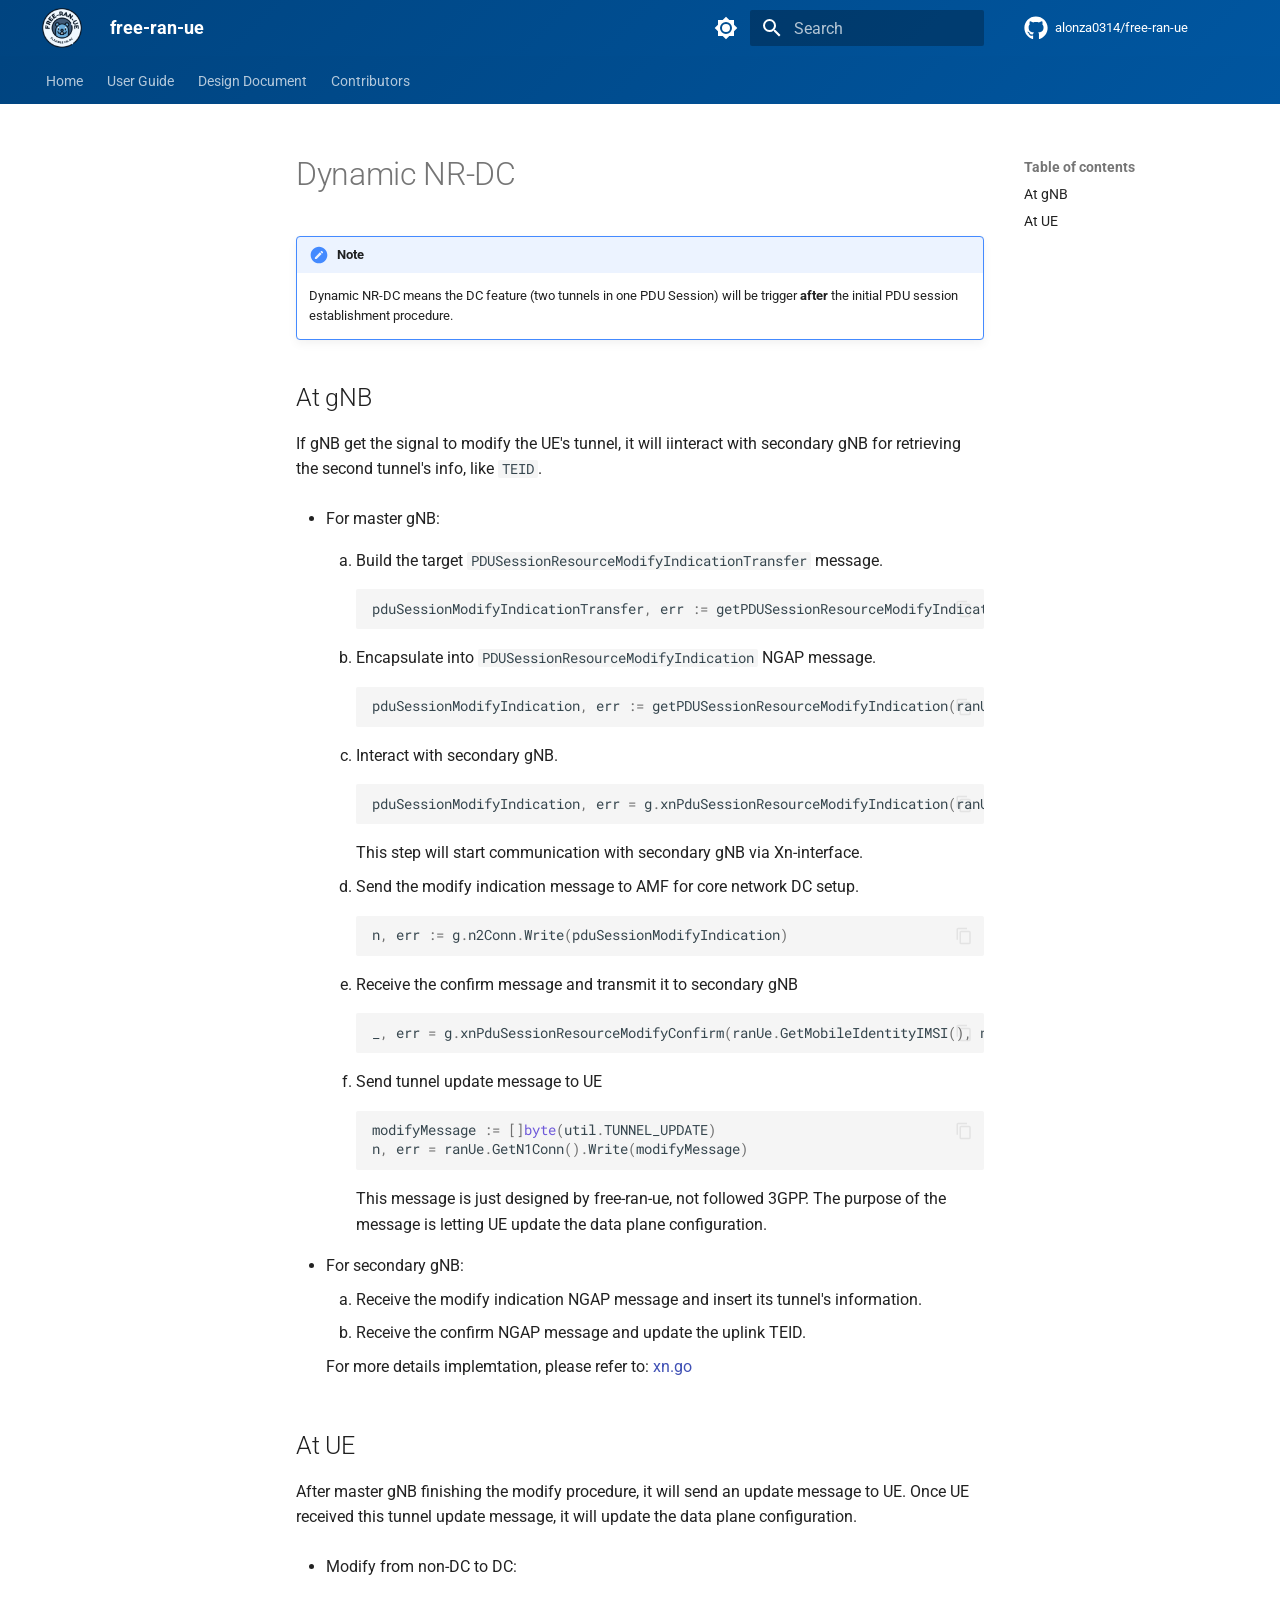
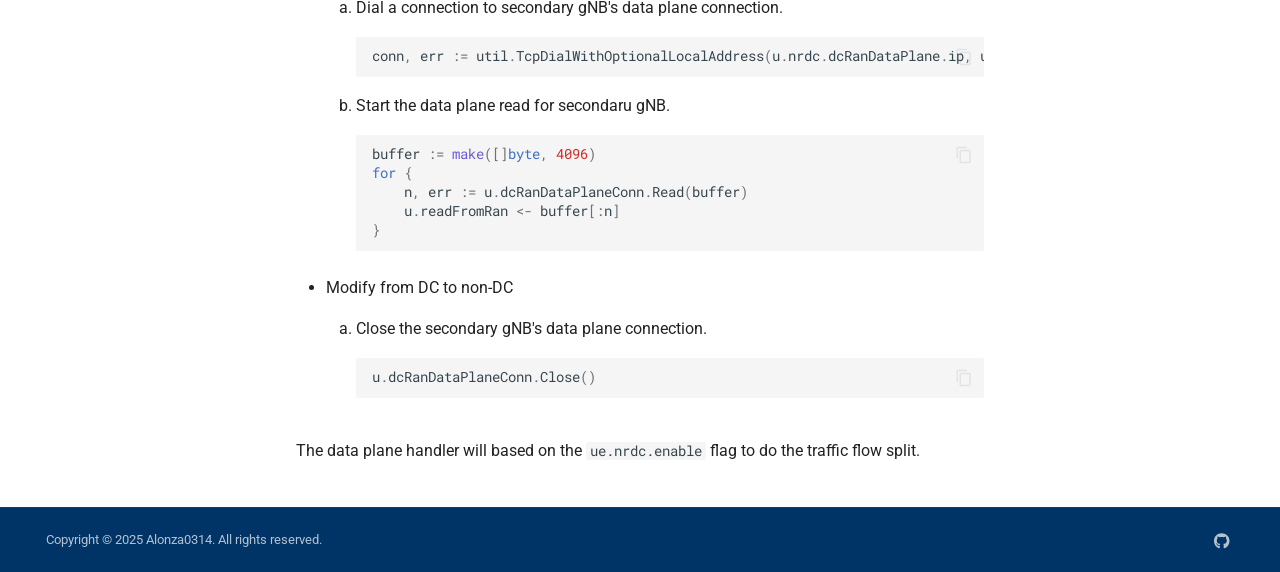
<file: doc-design-document/05-dynamic-nr-dc/index.html>
<!doctype html><html lang=en class=no-js> <head><meta charset=utf-8><meta name=viewport content="width=device-width,initial-scale=1"><meta name=description content="RAN/UE Simulation Tool"><meta name=author content=alonza0314><link href=https://alonza0314.github.io/free-ran-ue/doc-design-document/05-dynamic-nr-dc/ rel=canonical><link rel=icon href=../../image/free-ran-ue-favicon.png><meta name=generator content="mkdocs-1.5.3, mkdocs-material-9.5.13"><title>Dynamic NR-DC - free-ran-ue</title><link rel=stylesheet href=../../assets/stylesheets/main.7e359304.min.css><link rel=stylesheet href=../../assets/stylesheets/palette.06af60db.min.css><link rel=preconnect href=https://fonts.gstatic.com crossorigin><link rel=stylesheet href="https://fonts.googleapis.com/css?family=Roboto:300,300i,400,400i,700,700i%7CRoboto+Mono:400,400i,700,700i&display=fallback"><style>:root{--md-text-font:"Roboto";--md-code-font:"Roboto Mono"}</style><link rel=stylesheet href=../../stylesheets/extra.css><script>__md_scope=new URL("../..",location),__md_hash=e=>[...e].reduce((e,_)=>(e<<5)-e+_.charCodeAt(0),0),__md_get=(e,_=localStorage,t=__md_scope)=>JSON.parse(_.getItem(t.pathname+"."+e)),__md_set=(e,_,t=localStorage,a=__md_scope)=>{try{t.setItem(a.pathname+"."+e,JSON.stringify(_))}catch(e){}}</script></head> <body dir=ltr data-md-color-scheme=default data-md-color-primary=blue-grey data-md-color-accent=light-blue> <input class=md-toggle data-md-toggle=drawer type=checkbox id=__drawer autocomplete=off> <input class=md-toggle data-md-toggle=search type=checkbox id=__search autocomplete=off> <label class=md-overlay for=__drawer></label> <div data-md-component=skip> <a href=#dynamic-nr-dc class=md-skip> Skip to content </a> </div> <div data-md-component=announce> </div> <header class=md-header data-md-component=header> <nav class="md-header__inner md-grid" aria-label=Header> <a href=../.. title=free-ran-ue class="md-header__button md-logo" aria-label=free-ran-ue data-md-component=logo> <img src=../../image/free-ran-ue-logo.png alt=logo> </a> <label class="md-header__button md-icon" for=__drawer> <svg xmlns=http://www.w3.org/2000/svg viewbox="0 0 24 24"><path d="M3 6h18v2H3V6m0 5h18v2H3v-2m0 5h18v2H3v-2Z"/></svg> </label> <div class=md-header__title data-md-component=header-title> <div class=md-header__ellipsis> <div class=md-header__topic> <span class=md-ellipsis> free-ran-ue </span> </div> <div class=md-header__topic data-md-component=header-topic> <span class=md-ellipsis> Dynamic NR-DC </span> </div> </div> </div> <form class=md-header__option data-md-component=palette> <input class=md-option data-md-color-media data-md-color-scheme=default data-md-color-primary=blue-grey data-md-color-accent=light-blue aria-label="Switch to dark mode" type=radio name=__palette id=__palette_0> <label class="md-header__button md-icon" title="Switch to dark mode" for=__palette_1 hidden> <svg xmlns=http://www.w3.org/2000/svg viewbox="0 0 24 24"><path d="M12 8a4 4 0 0 0-4 4 4 4 0 0 0 4 4 4 4 0 0 0 4-4 4 4 0 0 0-4-4m0 10a6 6 0 0 1-6-6 6 6 0 0 1 6-6 6 6 0 0 1 6 6 6 6 0 0 1-6 6m8-9.31V4h-4.69L12 .69 8.69 4H4v4.69L.69 12 4 15.31V20h4.69L12 23.31 15.31 20H20v-4.69L23.31 12 20 8.69Z"/></svg> </label> <input class=md-option data-md-color-media data-md-color-scheme=slate data-md-color-primary=blue-grey data-md-color-accent=light-blue aria-label="Switch to light mode" type=radio name=__palette id=__palette_1> <label class="md-header__button md-icon" title="Switch to light mode" for=__palette_0 hidden> <svg xmlns=http://www.w3.org/2000/svg viewbox="0 0 24 24"><path d="M12 18c-.89 0-1.74-.2-2.5-.55C11.56 16.5 13 14.42 13 12c0-2.42-1.44-4.5-3.5-5.45C10.26 6.2 11.11 6 12 6a6 6 0 0 1 6 6 6 6 0 0 1-6 6m8-9.31V4h-4.69L12 .69 8.69 4H4v4.69L.69 12 4 15.31V20h4.69L12 23.31 15.31 20H20v-4.69L23.31 12 20 8.69Z"/></svg> </label> </form> <script>var media,input,key,value,palette=__md_get("__palette");if(palette&&palette.color){"(prefers-color-scheme)"===palette.color.media&&(media=matchMedia("(prefers-color-scheme: light)"),input=document.querySelector(media.matches?"[data-md-color-media='(prefers-color-scheme: light)']":"[data-md-color-media='(prefers-color-scheme: dark)']"),palette.color.media=input.getAttribute("data-md-color-media"),palette.color.scheme=input.getAttribute("data-md-color-scheme"),palette.color.primary=input.getAttribute("data-md-color-primary"),palette.color.accent=input.getAttribute("data-md-color-accent"));for([key,value]of Object.entries(palette.color))document.body.setAttribute("data-md-color-"+key,value)}</script> <label class="md-header__button md-icon" for=__search> <svg xmlns=http://www.w3.org/2000/svg viewbox="0 0 24 24"><path d="M9.5 3A6.5 6.5 0 0 1 16 9.5c0 1.61-.59 3.09-1.56 4.23l.27.27h.79l5 5-1.5 1.5-5-5v-.79l-.27-.27A6.516 6.516 0 0 1 9.5 16 6.5 6.5 0 0 1 3 9.5 6.5 6.5 0 0 1 9.5 3m0 2C7 5 5 7 5 9.5S7 14 9.5 14 14 12 14 9.5 12 5 9.5 5Z"/></svg> </label> <div class=md-search data-md-component=search role=dialog> <label class=md-search__overlay for=__search></label> <div class=md-search__inner role=search> <form class=md-search__form name=search> <input type=text class=md-search__input name=query aria-label=Search placeholder=Search autocapitalize=off autocorrect=off autocomplete=off spellcheck=false data-md-component=search-query required> <label class="md-search__icon md-icon" for=__search> <svg xmlns=http://www.w3.org/2000/svg viewbox="0 0 24 24"><path d="M9.5 3A6.5 6.5 0 0 1 16 9.5c0 1.61-.59 3.09-1.56 4.23l.27.27h.79l5 5-1.5 1.5-5-5v-.79l-.27-.27A6.516 6.516 0 0 1 9.5 16 6.5 6.5 0 0 1 3 9.5 6.5 6.5 0 0 1 9.5 3m0 2C7 5 5 7 5 9.5S7 14 9.5 14 14 12 14 9.5 12 5 9.5 5Z"/></svg> <svg xmlns=http://www.w3.org/2000/svg viewbox="0 0 24 24"><path d="M20 11v2H8l5.5 5.5-1.42 1.42L4.16 12l7.92-7.92L13.5 5.5 8 11h12Z"/></svg> </label> <nav class=md-search__options aria-label=Search> <a href=javascript:void(0) class="md-search__icon md-icon" title=Share aria-label=Share data-clipboard data-clipboard-text data-md-component=search-share tabindex=-1> <svg xmlns=http://www.w3.org/2000/svg viewbox="0 0 24 24"><path d="M18 16.08c-.76 0-1.44.3-1.96.77L8.91 12.7c.05-.23.09-.46.09-.7 0-.24-.04-.47-.09-.7l7.05-4.11c.54.5 1.25.81 2.04.81a3 3 0 0 0 3-3 3 3 0 0 0-3-3 3 3 0 0 0-3 3c0 .24.04.47.09.7L8.04 9.81C7.5 9.31 6.79 9 6 9a3 3 0 0 0-3 3 3 3 0 0 0 3 3c.79 0 1.5-.31 2.04-.81l7.12 4.15c-.05.21-.08.43-.08.66 0 1.61 1.31 2.91 2.92 2.91 1.61 0 2.92-1.3 2.92-2.91A2.92 2.92 0 0 0 18 16.08Z"/></svg> </a> <button type=reset class="md-search__icon md-icon" title=Clear aria-label=Clear tabindex=-1> <svg xmlns=http://www.w3.org/2000/svg viewbox="0 0 24 24"><path d="M19 6.41 17.59 5 12 10.59 6.41 5 5 6.41 10.59 12 5 17.59 6.41 19 12 13.41 17.59 19 19 17.59 13.41 12 19 6.41Z"/></svg> </button> </nav> </form> <div class=md-search__output> <div class=md-search__scrollwrap data-md-scrollfix> <div class=md-search-result data-md-component=search-result> <div class=md-search-result__meta> Initializing search </div> <ol class=md-search-result__list role=presentation></ol> </div> </div> </div> </div> </div> <div class=md-header__source> <a href=https://github.com/alonza0314/free-ran-ue title="Go to repository" class=md-source data-md-component=source> <div class="md-source__icon md-icon"> <svg xmlns=http://www.w3.org/2000/svg viewbox="0 0 496 512"><!-- Font Awesome Free 6.5.1 by @fontawesome - https://fontawesome.com License - https://fontawesome.com/license/free (Icons: CC BY 4.0, Fonts: SIL OFL 1.1, Code: MIT License) Copyright 2023 Fonticons, Inc.--><path d="M165.9 397.4c0 2-2.3 3.6-5.2 3.6-3.3.3-5.6-1.3-5.6-3.6 0-2 2.3-3.6 5.2-3.6 3-.3 5.6 1.3 5.6 3.6zm-31.1-4.5c-.7 2 1.3 4.3 4.3 4.9 2.6 1 5.6 0 6.2-2s-1.3-4.3-4.3-5.2c-2.6-.7-5.5.3-6.2 2.3zm44.2-1.7c-2.9.7-4.9 2.6-4.6 4.9.3 2 2.9 3.3 5.9 2.6 2.9-.7 4.9-2.6 4.6-4.6-.3-1.9-3-3.2-5.9-2.9zM244.8 8C106.1 8 0 113.3 0 252c0 110.9 69.8 205.8 169.5 239.2 12.8 2.3 17.3-5.6 17.3-12.1 0-6.2-.3-40.4-.3-61.4 0 0-70 15-84.7-29.8 0 0-11.4-29.1-27.8-36.6 0 0-22.9-15.7 1.6-15.4 0 0 24.9 2 38.6 25.8 21.9 38.6 58.6 27.5 72.9 20.9 2.3-16 8.8-27.1 16-33.7-55.9-6.2-112.3-14.3-112.3-110.5 0-27.5 7.6-41.3 23.6-58.9-2.6-6.5-11.1-33.3 2.6-67.9 20.9-6.5 69 27 69 27 20-5.6 41.5-8.5 62.8-8.5s42.8 2.9 62.8 8.5c0 0 48.1-33.6 69-27 13.7 34.7 5.2 61.4 2.6 67.9 16 17.7 25.8 31.5 25.8 58.9 0 96.5-58.9 104.2-114.8 110.5 9.2 7.9 17 22.9 17 46.4 0 33.7-.3 75.4-.3 83.6 0 6.5 4.6 14.4 17.3 12.1C428.2 457.8 496 362.9 496 252 496 113.3 383.5 8 244.8 8zM97.2 352.9c-1.3 1-1 3.3.7 5.2 1.6 1.6 3.9 2.3 5.2 1 1.3-1 1-3.3-.7-5.2-1.6-1.6-3.9-2.3-5.2-1zm-10.8-8.1c-.7 1.3.3 2.9 2.3 3.9 1.6 1 3.6.7 4.3-.7.7-1.3-.3-2.9-2.3-3.9-2-.6-3.6-.3-4.3.7zm32.4 35.6c-1.6 1.3-1 4.3 1.3 6.2 2.3 2.3 5.2 2.6 6.5 1 1.3-1.3.7-4.3-1.3-6.2-2.2-2.3-5.2-2.6-6.5-1zm-11.4-14.7c-1.6 1-1.6 3.6 0 5.9 1.6 2.3 4.3 3.3 5.6 2.3 1.6-1.3 1.6-3.9 0-6.2-1.4-2.3-4-3.3-5.6-2z"/></svg> </div> <div class=md-source__repository> alonza0314/free-ran-ue </div> </a> </div> </nav> </header> <div class=md-container data-md-component=container> <nav class=md-tabs aria-label=Tabs data-md-component=tabs> <div class=md-grid> <ul class=md-tabs__list> <li class=md-tabs__item> <a href=../.. class=md-tabs__link> Home </a> </li> <li class=md-tabs__item> <a href=../../doc-user-guide/ class=md-tabs__link> User Guide </a> </li> <li class=md-tabs__item> <a href=../ class=md-tabs__link> Design Document </a> </li> <li class=md-tabs__item> <a href=../../doc-contributors/ class=md-tabs__link> Contributors </a> </li> </ul> </div> </nav> <main class=md-main data-md-component=main> <div class="md-main__inner md-grid"> <div class="md-sidebar md-sidebar--primary" data-md-component=sidebar data-md-type=navigation> <div class=md-sidebar__scrollwrap> <div class=md-sidebar__inner> <nav class="md-nav md-nav--primary md-nav--lifted" aria-label=Navigation data-md-level=0> <label class=md-nav__title for=__drawer> <a href=../.. title=free-ran-ue class="md-nav__button md-logo" aria-label=free-ran-ue data-md-component=logo> <img src=../../image/free-ran-ue-logo.png alt=logo> </a> free-ran-ue </label> <div class=md-nav__source> <a href=https://github.com/alonza0314/free-ran-ue title="Go to repository" class=md-source data-md-component=source> <div class="md-source__icon md-icon"> <svg xmlns=http://www.w3.org/2000/svg viewbox="0 0 496 512"><!-- Font Awesome Free 6.5.1 by @fontawesome - https://fontawesome.com License - https://fontawesome.com/license/free (Icons: CC BY 4.0, Fonts: SIL OFL 1.1, Code: MIT License) Copyright 2023 Fonticons, Inc.--><path d="M165.9 397.4c0 2-2.3 3.6-5.2 3.6-3.3.3-5.6-1.3-5.6-3.6 0-2 2.3-3.6 5.2-3.6 3-.3 5.6 1.3 5.6 3.6zm-31.1-4.5c-.7 2 1.3 4.3 4.3 4.9 2.6 1 5.6 0 6.2-2s-1.3-4.3-4.3-5.2c-2.6-.7-5.5.3-6.2 2.3zm44.2-1.7c-2.9.7-4.9 2.6-4.6 4.9.3 2 2.9 3.3 5.9 2.6 2.9-.7 4.9-2.6 4.6-4.6-.3-1.9-3-3.2-5.9-2.9zM244.8 8C106.1 8 0 113.3 0 252c0 110.9 69.8 205.8 169.5 239.2 12.8 2.3 17.3-5.6 17.3-12.1 0-6.2-.3-40.4-.3-61.4 0 0-70 15-84.7-29.8 0 0-11.4-29.1-27.8-36.6 0 0-22.9-15.7 1.6-15.4 0 0 24.9 2 38.6 25.8 21.9 38.6 58.6 27.5 72.9 20.9 2.3-16 8.8-27.1 16-33.7-55.9-6.2-112.3-14.3-112.3-110.5 0-27.5 7.6-41.3 23.6-58.9-2.6-6.5-11.1-33.3 2.6-67.9 20.9-6.5 69 27 69 27 20-5.6 41.5-8.5 62.8-8.5s42.8 2.9 62.8 8.5c0 0 48.1-33.6 69-27 13.7 34.7 5.2 61.4 2.6 67.9 16 17.7 25.8 31.5 25.8 58.9 0 96.5-58.9 104.2-114.8 110.5 9.2 7.9 17 22.9 17 46.4 0 33.7-.3 75.4-.3 83.6 0 6.5 4.6 14.4 17.3 12.1C428.2 457.8 496 362.9 496 252 496 113.3 383.5 8 244.8 8zM97.2 352.9c-1.3 1-1 3.3.7 5.2 1.6 1.6 3.9 2.3 5.2 1 1.3-1 1-3.3-.7-5.2-1.6-1.6-3.9-2.3-5.2-1zm-10.8-8.1c-.7 1.3.3 2.9 2.3 3.9 1.6 1 3.6.7 4.3-.7.7-1.3-.3-2.9-2.3-3.9-2-.6-3.6-.3-4.3.7zm32.4 35.6c-1.6 1.3-1 4.3 1.3 6.2 2.3 2.3 5.2 2.6 6.5 1 1.3-1.3.7-4.3-1.3-6.2-2.2-2.3-5.2-2.6-6.5-1zm-11.4-14.7c-1.6 1-1.6 3.6 0 5.9 1.6 2.3 4.3 3.3 5.6 2.3 1.6-1.3 1.6-3.9 0-6.2-1.4-2.3-4-3.3-5.6-2z"/></svg> </div> <div class=md-source__repository> alonza0314/free-ran-ue </div> </a> </div> <ul class=md-nav__list data-md-scrollfix> <li class=md-nav__item> <a href=../.. class=md-nav__link> <span class=md-ellipsis> Home </span> </a> </li> <li class=md-nav__item> <a href=../../doc-user-guide/ class=md-nav__link> <span class=md-ellipsis> User Guide </span> </a> </li> <li class=md-nav__item> <a href=../ class=md-nav__link> <span class=md-ellipsis> Design Document </span> </a> </li> <li class=md-nav__item> <a href=../../doc-contributors/ class=md-nav__link> <span class=md-ellipsis> Contributors </span> </a> </li> </ul> </nav> </div> </div> </div> <div class="md-sidebar md-sidebar--secondary" data-md-component=sidebar data-md-type=toc> <div class=md-sidebar__scrollwrap> <div class=md-sidebar__inner> <nav class="md-nav md-nav--secondary" aria-label="Table of contents"> <label class=md-nav__title for=__toc> <span class="md-nav__icon md-icon"></span> Table of contents </label> <ul class=md-nav__list data-md-component=toc data-md-scrollfix> <li class=md-nav__item> <a href=#at-gnb class=md-nav__link> <span class=md-ellipsis> At gNB </span> </a> </li> <li class=md-nav__item> <a href=#at-ue class=md-nav__link> <span class=md-ellipsis> At UE </span> </a> </li> </ul> </nav> </div> </div> </div> <div class=md-content data-md-component=content> <article class="md-content__inner md-typeset"> <h1 id=dynamic-nr-dc>Dynamic NR-DC</h1> <div class="admonition note"> <p class=admonition-title>Note</p> <p>Dynamic NR-DC means the DC feature (two tunnels in one PDU Session) will be trigger <strong>after</strong> the initial PDU session establishment procedure.</p> </div> <h2 id=at-gnb>At gNB</h2> <p>If gNB get the signal to modify the UE's tunnel, it will iinteract with secondary gNB for retrieving the second tunnel's info, like <code>TEID</code>.</p> <ul> <li> <p>For master gNB:</p> <ol> <li> <p>Build the target <code>PDUSessionResourceModifyIndicationTransfer</code> message.</p> <div class="language-go highlight"><pre><span></span><code><span id=__span-0-1><a id=__codelineno-0-1 name=__codelineno-0-1 href=#__codelineno-0-1></a><span class=nx>pduSessionModifyIndicationTransfer</span><span class=p>,</span><span class=w> </span><span class=nx>err</span><span class=w> </span><span class=o>:=</span><span class=w> </span><span class=nx>getPDUSessionResourceModifyIndicationTransfer</span><span class=p>(</span><span class=nx>ranUe</span><span class=p>.</span><span class=nx>GetDlTeid</span><span class=p>(),</span><span class=w> </span><span class=nx>g</span><span class=p>.</span><span class=nx>ranN3Ip</span><span class=p>,</span><span class=w> </span><span class=mi>1</span><span class=p>)</span>
</span></code></pre></div> </li> <li> <p>Encapsulate into <code>PDUSessionResourceModifyIndication</code> NGAP message.</p> <div class="language-go highlight"><pre><span></span><code><span id=__span-1-1><a id=__codelineno-1-1 name=__codelineno-1-1 href=#__codelineno-1-1></a><span class=nx>pduSessionModifyIndication</span><span class=p>,</span><span class=w> </span><span class=nx>err</span><span class=w> </span><span class=o>:=</span><span class=w> </span><span class=nx>getPDUSessionResourceModifyIndication</span><span class=p>(</span><span class=nx>ranUe</span><span class=p>.</span><span class=nx>GetAmfUeId</span><span class=p>(),</span><span class=w> </span><span class=nx>ranUe</span><span class=p>.</span><span class=nx>GetRanUeId</span><span class=p>(),</span><span class=w> </span><span class=nx>constant</span><span class=p>.</span><span class=nx>PDU_SESSION_ID</span><span class=p>,</span><span class=w> </span><span class=nx>pduSessionModifyIndicationTransfer</span><span class=p>)</span>
</span></code></pre></div> </li> <li> <p>Interact with secondary gNB.</p> <div class="language-go highlight"><pre><span></span><code><span id=__span-2-1><a id=__codelineno-2-1 name=__codelineno-2-1 href=#__codelineno-2-1></a><span class=nx>pduSessionModifyIndication</span><span class=p>,</span><span class=w> </span><span class=nx>err</span><span class=w> </span><span class=p>=</span><span class=w> </span><span class=nx>g</span><span class=p>.</span><span class=nx>xnPduSessionResourceModifyIndication</span><span class=p>(</span><span class=nx>ranUe</span><span class=p>.</span><span class=nx>GetMobileIdentityIMSI</span><span class=p>(),</span><span class=w> </span><span class=nx>pduSessionModifyIndication</span><span class=p>)</span>
</span></code></pre></div> <p>This step will start communication with secondary gNB via Xn-interface.</p> </li> <li> <p>Send the modify indication message to AMF for core network DC setup.</p> <div class="language-go highlight"><pre><span></span><code><span id=__span-3-1><a id=__codelineno-3-1 name=__codelineno-3-1 href=#__codelineno-3-1></a><span class=nx>n</span><span class=p>,</span><span class=w> </span><span class=nx>err</span><span class=w> </span><span class=o>:=</span><span class=w> </span><span class=nx>g</span><span class=p>.</span><span class=nx>n2Conn</span><span class=p>.</span><span class=nx>Write</span><span class=p>(</span><span class=nx>pduSessionModifyIndication</span><span class=p>)</span>
</span></code></pre></div> </li> <li> <p>Receive the confirm message and transmit it to secondary gNB</p> <div class="language-go highlight"><pre><span></span><code><span id=__span-4-1><a id=__codelineno-4-1 name=__codelineno-4-1 href=#__codelineno-4-1></a><span class=nx>_</span><span class=p>,</span><span class=w> </span><span class=nx>err</span><span class=w> </span><span class=p>=</span><span class=w> </span><span class=nx>g</span><span class=p>.</span><span class=nx>xnPduSessionResourceModifyConfirm</span><span class=p>(</span><span class=nx>ranUe</span><span class=p>.</span><span class=nx>GetMobileIdentityIMSI</span><span class=p>(),</span><span class=w> </span><span class=nx>ngapPduSessionResourceModifyConfirmRaw</span><span class=p>[:</span><span class=nx>n</span><span class=p>])</span>
</span></code></pre></div> </li> <li> <p>Send tunnel update message to UE</p> <div class="language-go highlight"><pre><span></span><code><span id=__span-5-1><a id=__codelineno-5-1 name=__codelineno-5-1 href=#__codelineno-5-1></a><span class=nx>modifyMessage</span><span class=w> </span><span class=o>:=</span><span class=w> </span><span class=p>[]</span><span class=nb>byte</span><span class=p>(</span><span class=nx>util</span><span class=p>.</span><span class=nx>TUNNEL_UPDATE</span><span class=p>)</span>
</span><span id=__span-5-2><a id=__codelineno-5-2 name=__codelineno-5-2 href=#__codelineno-5-2></a><span class=nx>n</span><span class=p>,</span><span class=w> </span><span class=nx>err</span><span class=w> </span><span class=p>=</span><span class=w> </span><span class=nx>ranUe</span><span class=p>.</span><span class=nx>GetN1Conn</span><span class=p>().</span><span class=nx>Write</span><span class=p>(</span><span class=nx>modifyMessage</span><span class=p>)</span>
</span></code></pre></div> <p>This message is just designed by free-ran-ue, not followed 3GPP. The purpose of the message is letting UE update the data plane configuration.</p> </li> </ol> </li> <li> <p>For secondary gNB:</p> <ol> <li>Receive the modify indication NGAP message and insert its tunnel's information.</li> <li>Receive the confirm NGAP message and update the uplink TEID.</li> </ol> <p>For more details implemtation, please refer to: <a href=https://github.com/Alonza0314/free-ran-ue/blob/main/gnb/xn.go>xn.go</a></p> </li> </ul> <h2 id=at-ue>At UE</h2> <p>After master gNB finishing the modify procedure, it will send an update message to UE. Once UE received this tunnel update message, it will update the data plane configuration.</p> <ul> <li> <p>Modify from non-DC to DC:</p> <ol> <li> <p>Dial a connection to secondary gNB's data plane connection.</p> <div class="language-go highlight"><pre><span></span><code><span id=__span-6-1><a id=__codelineno-6-1 name=__codelineno-6-1 href=#__codelineno-6-1></a><span class=nx>conn</span><span class=p>,</span><span class=w> </span><span class=nx>err</span><span class=w> </span><span class=o>:=</span><span class=w> </span><span class=nx>util</span><span class=p>.</span><span class=nx>TcpDialWithOptionalLocalAddress</span><span class=p>(</span><span class=nx>u</span><span class=p>.</span><span class=nx>nrdc</span><span class=p>.</span><span class=nx>dcRanDataPlane</span><span class=p>.</span><span class=nx>ip</span><span class=p>,</span><span class=w> </span><span class=nx>u</span><span class=p>.</span><span class=nx>nrdc</span><span class=p>.</span><span class=nx>dcRanDataPlane</span><span class=p>.</span><span class=nx>port</span><span class=p>,</span><span class=w> </span><span class=nx>u</span><span class=p>.</span><span class=nx>nrdc</span><span class=p>.</span><span class=nx>dcLocalDataPlaneIp</span><span class=p>)</span>
</span></code></pre></div> </li> <li> <p>Start the data plane read for secondaru gNB.</p> <div class="language-go highlight"><pre><span></span><code><span id=__span-7-1><a id=__codelineno-7-1 name=__codelineno-7-1 href=#__codelineno-7-1></a><span class=nx>buffer</span><span class=w> </span><span class=o>:=</span><span class=w> </span><span class=nb>make</span><span class=p>([]</span><span class=kt>byte</span><span class=p>,</span><span class=w> </span><span class=mi>4096</span><span class=p>)</span>
</span><span id=__span-7-2><a id=__codelineno-7-2 name=__codelineno-7-2 href=#__codelineno-7-2></a><span class=k>for</span><span class=w> </span><span class=p>{</span>
</span><span id=__span-7-3><a id=__codelineno-7-3 name=__codelineno-7-3 href=#__codelineno-7-3></a><span class=w>    </span><span class=nx>n</span><span class=p>,</span><span class=w> </span><span class=nx>err</span><span class=w> </span><span class=o>:=</span><span class=w> </span><span class=nx>u</span><span class=p>.</span><span class=nx>dcRanDataPlaneConn</span><span class=p>.</span><span class=nx>Read</span><span class=p>(</span><span class=nx>buffer</span><span class=p>)</span>
</span><span id=__span-7-4><a id=__codelineno-7-4 name=__codelineno-7-4 href=#__codelineno-7-4></a><span class=w>    </span><span class=nx>u</span><span class=p>.</span><span class=nx>readFromRan</span><span class=w> </span><span class=o>&lt;-</span><span class=w> </span><span class=nx>buffer</span><span class=p>[:</span><span class=nx>n</span><span class=p>]</span>
</span><span id=__span-7-5><a id=__codelineno-7-5 name=__codelineno-7-5 href=#__codelineno-7-5></a><span class=p>}</span>
</span></code></pre></div> </li> </ol> </li> <li> <p>Modify from DC to non-DC</p> <ol> <li> <p>Close the secondary gNB's data plane connection.</p> <div class="language-go highlight"><pre><span></span><code><span id=__span-8-1><a id=__codelineno-8-1 name=__codelineno-8-1 href=#__codelineno-8-1></a><span class=nx>u</span><span class=p>.</span><span class=nx>dcRanDataPlaneConn</span><span class=p>.</span><span class=nx>Close</span><span class=p>()</span>
</span></code></pre></div> </li> </ol> </li> </ul> <p>The data plane handler will based on the <code>ue.nrdc.enable</code> flag to do the traffic flow split.</p> </article> </div> <script>var tabs=__md_get("__tabs");if(Array.isArray(tabs))e:for(var set of document.querySelectorAll(".tabbed-set")){var tab,labels=set.querySelector(".tabbed-labels");for(tab of tabs)for(var label of labels.getElementsByTagName("label"))if(label.innerText.trim()===tab){var input=document.getElementById(label.htmlFor);input.checked=!0;continue e}}</script> <script>var target=document.getElementById(location.hash.slice(1));target&&target.name&&(target.checked=target.name.startsWith("__tabbed_"))</script> </div> <button type=button class="md-top md-icon" data-md-component=top hidden> <svg xmlns=http://www.w3.org/2000/svg viewbox="0 0 24 24"><path d="M13 20h-2V8l-5.5 5.5-1.42-1.42L12 4.16l7.92 7.92-1.42 1.42L13 8v12Z"/></svg> Back to top </button> </main> <footer class=md-footer> <div class="md-footer-meta md-typeset"> <div class="md-footer-meta__inner md-grid"> <div class=md-copyright> <div class=md-copyright__highlight> Copyright &copy; 2025 Alonza0314. All rights reserved. </div> </div> <div class=md-social> <a href=https://github.com/alonza0314 target=_blank rel=noopener title=github.com class=md-social__link> <svg xmlns=http://www.w3.org/2000/svg viewbox="0 0 496 512"><!-- Font Awesome Free 6.5.1 by @fontawesome - https://fontawesome.com License - https://fontawesome.com/license/free (Icons: CC BY 4.0, Fonts: SIL OFL 1.1, Code: MIT License) Copyright 2023 Fonticons, Inc.--><path d="M165.9 397.4c0 2-2.3 3.6-5.2 3.6-3.3.3-5.6-1.3-5.6-3.6 0-2 2.3-3.6 5.2-3.6 3-.3 5.6 1.3 5.6 3.6zm-31.1-4.5c-.7 2 1.3 4.3 4.3 4.9 2.6 1 5.6 0 6.2-2s-1.3-4.3-4.3-5.2c-2.6-.7-5.5.3-6.2 2.3zm44.2-1.7c-2.9.7-4.9 2.6-4.6 4.9.3 2 2.9 3.3 5.9 2.6 2.9-.7 4.9-2.6 4.6-4.6-.3-1.9-3-3.2-5.9-2.9zM244.8 8C106.1 8 0 113.3 0 252c0 110.9 69.8 205.8 169.5 239.2 12.8 2.3 17.3-5.6 17.3-12.1 0-6.2-.3-40.4-.3-61.4 0 0-70 15-84.7-29.8 0 0-11.4-29.1-27.8-36.6 0 0-22.9-15.7 1.6-15.4 0 0 24.9 2 38.6 25.8 21.9 38.6 58.6 27.5 72.9 20.9 2.3-16 8.8-27.1 16-33.7-55.9-6.2-112.3-14.3-112.3-110.5 0-27.5 7.6-41.3 23.6-58.9-2.6-6.5-11.1-33.3 2.6-67.9 20.9-6.5 69 27 69 27 20-5.6 41.5-8.5 62.8-8.5s42.8 2.9 62.8 8.5c0 0 48.1-33.6 69-27 13.7 34.7 5.2 61.4 2.6 67.9 16 17.7 25.8 31.5 25.8 58.9 0 96.5-58.9 104.2-114.8 110.5 9.2 7.9 17 22.9 17 46.4 0 33.7-.3 75.4-.3 83.6 0 6.5 4.6 14.4 17.3 12.1C428.2 457.8 496 362.9 496 252 496 113.3 383.5 8 244.8 8zM97.2 352.9c-1.3 1-1 3.3.7 5.2 1.6 1.6 3.9 2.3 5.2 1 1.3-1 1-3.3-.7-5.2-1.6-1.6-3.9-2.3-5.2-1zm-10.8-8.1c-.7 1.3.3 2.9 2.3 3.9 1.6 1 3.6.7 4.3-.7.7-1.3-.3-2.9-2.3-3.9-2-.6-3.6-.3-4.3.7zm32.4 35.6c-1.6 1.3-1 4.3 1.3 6.2 2.3 2.3 5.2 2.6 6.5 1 1.3-1.3.7-4.3-1.3-6.2-2.2-2.3-5.2-2.6-6.5-1zm-11.4-14.7c-1.6 1-1.6 3.6 0 5.9 1.6 2.3 4.3 3.3 5.6 2.3 1.6-1.3 1.6-3.9 0-6.2-1.4-2.3-4-3.3-5.6-2z"/></svg> </a> </div> </div> </div> </footer> </div> <div class=md-dialog data-md-component=dialog> <div class="md-dialog__inner md-typeset"></div> </div> <script id=__config type=application/json>{"base": "../..", "features": ["navigation.tabs", "navigation.sections", "navigation.top", "search.highlight", "search.share", "header.autohide", "content.code.copy", "content.code.select", "content.tabs.link"], "search": "../../assets/javascripts/workers/search.b8dbb3d2.min.js", "translations": {"clipboard.copied": "Copied to clipboard", "clipboard.copy": "Copy to clipboard", "search.result.more.one": "1 more on this page", "search.result.more.other": "# more on this page", "search.result.none": "No matching documents", "search.result.one": "1 matching document", "search.result.other": "# matching documents", "search.result.placeholder": "Type to start searching", "search.result.term.missing": "Missing", "select.version": "Select version"}}</script> <script src=../../assets/javascripts/bundle.c8d2eff1.min.js></script> <script src=../../javascripts/extra.js></script> </body> </html>
</file>
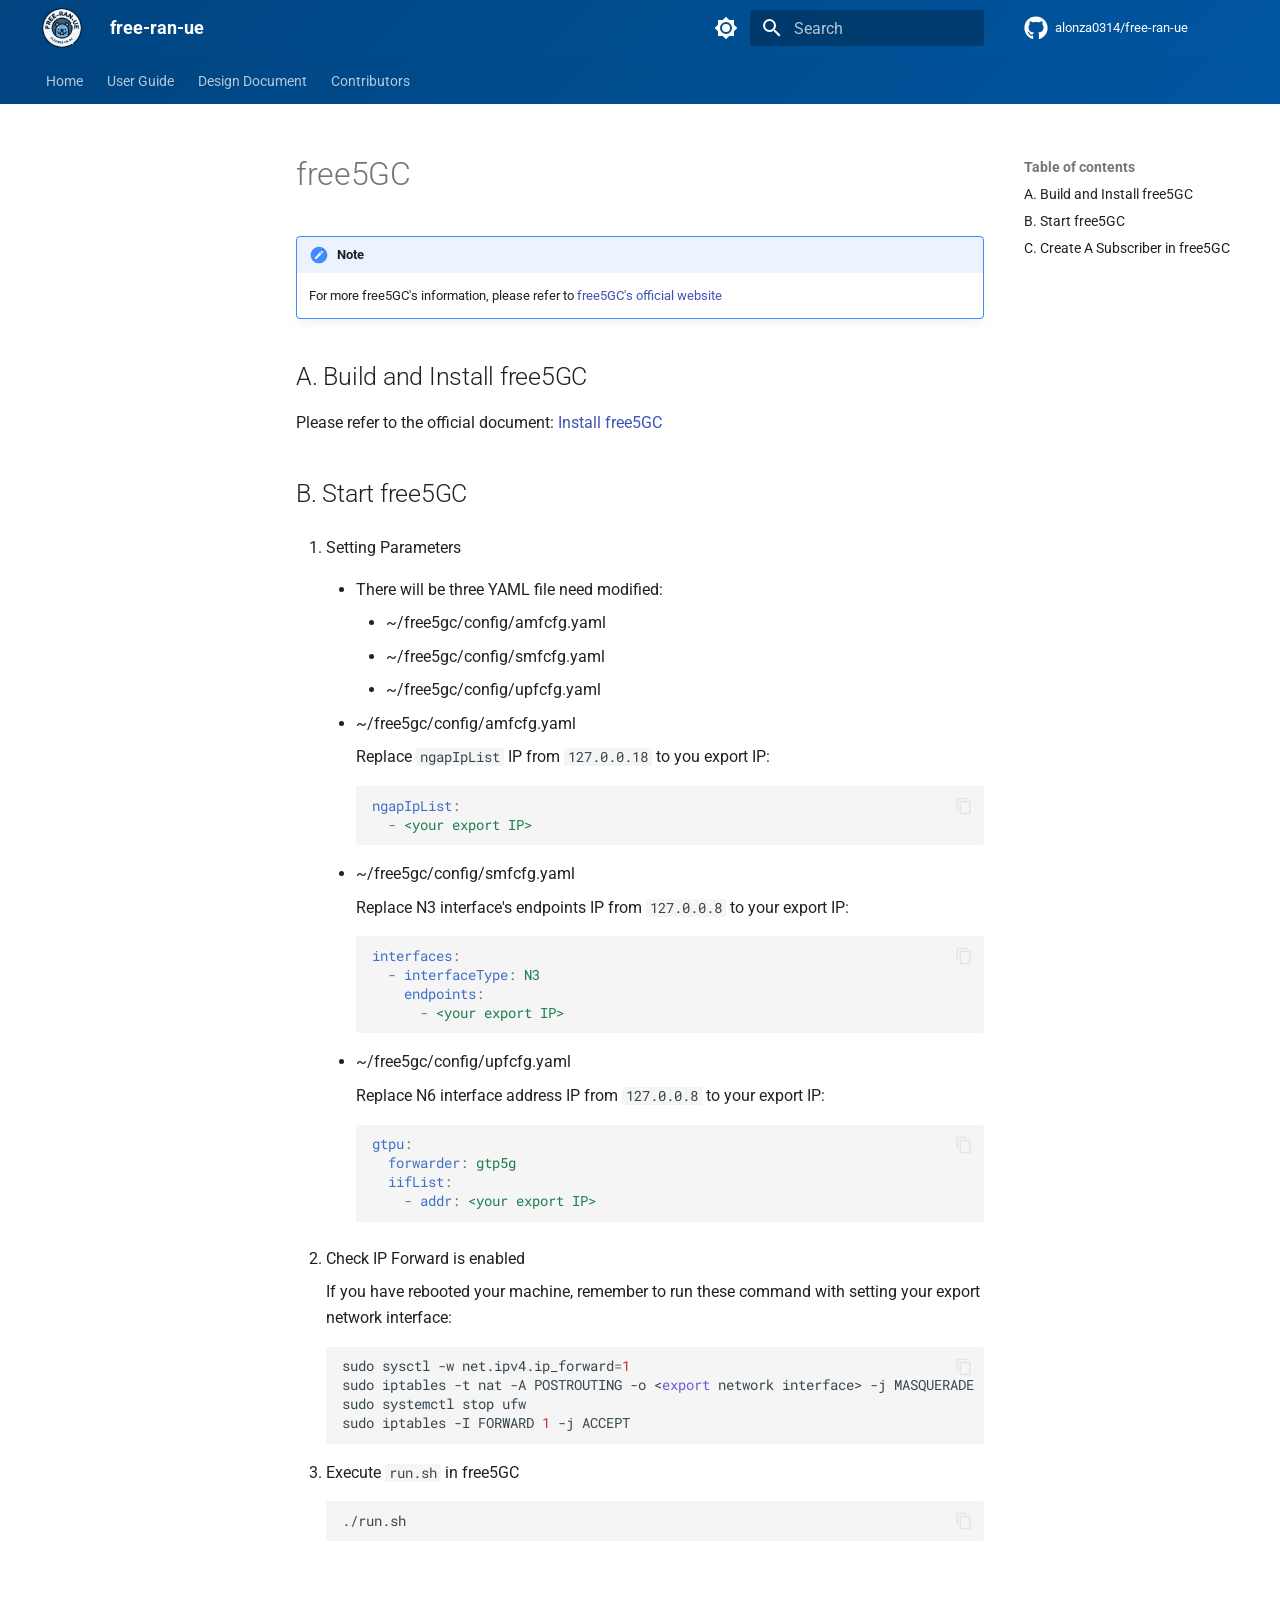
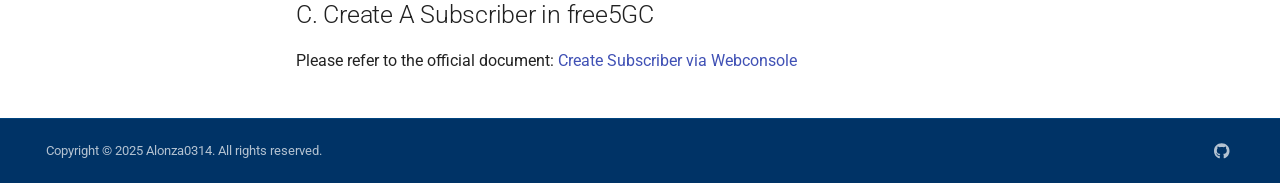
<file: doc-user-guide/01-free5gc/index.html>
<!doctype html><html lang=en class=no-js> <head><meta charset=utf-8><meta name=viewport content="width=device-width,initial-scale=1"><meta name=description content="RAN/UE Simulation Tool"><meta name=author content=alonza0314><link href=https://alonza0314.github.io/free-ran-ue/doc-user-guide/01-free5gc/ rel=canonical><link rel=icon href=../../image/free-ran-ue-favicon.png><meta name=generator content="mkdocs-1.5.3, mkdocs-material-9.5.13"><title>free5GC - free-ran-ue</title><link rel=stylesheet href=../../assets/stylesheets/main.7e359304.min.css><link rel=stylesheet href=../../assets/stylesheets/palette.06af60db.min.css><link rel=preconnect href=https://fonts.gstatic.com crossorigin><link rel=stylesheet href="https://fonts.googleapis.com/css?family=Roboto:300,300i,400,400i,700,700i%7CRoboto+Mono:400,400i,700,700i&display=fallback"><style>:root{--md-text-font:"Roboto";--md-code-font:"Roboto Mono"}</style><link rel=stylesheet href=../../stylesheets/extra.css><script>__md_scope=new URL("../..",location),__md_hash=e=>[...e].reduce((e,_)=>(e<<5)-e+_.charCodeAt(0),0),__md_get=(e,_=localStorage,t=__md_scope)=>JSON.parse(_.getItem(t.pathname+"."+e)),__md_set=(e,_,t=localStorage,a=__md_scope)=>{try{t.setItem(a.pathname+"."+e,JSON.stringify(_))}catch(e){}}</script></head> <body dir=ltr data-md-color-scheme=default data-md-color-primary=blue-grey data-md-color-accent=light-blue> <input class=md-toggle data-md-toggle=drawer type=checkbox id=__drawer autocomplete=off> <input class=md-toggle data-md-toggle=search type=checkbox id=__search autocomplete=off> <label class=md-overlay for=__drawer></label> <div data-md-component=skip> <a href=#free5gc class=md-skip> Skip to content </a> </div> <div data-md-component=announce> </div> <header class=md-header data-md-component=header> <nav class="md-header__inner md-grid" aria-label=Header> <a href=../.. title=free-ran-ue class="md-header__button md-logo" aria-label=free-ran-ue data-md-component=logo> <img src=../../image/free-ran-ue-logo.png alt=logo> </a> <label class="md-header__button md-icon" for=__drawer> <svg xmlns=http://www.w3.org/2000/svg viewbox="0 0 24 24"><path d="M3 6h18v2H3V6m0 5h18v2H3v-2m0 5h18v2H3v-2Z"/></svg> </label> <div class=md-header__title data-md-component=header-title> <div class=md-header__ellipsis> <div class=md-header__topic> <span class=md-ellipsis> free-ran-ue </span> </div> <div class=md-header__topic data-md-component=header-topic> <span class=md-ellipsis> free5GC </span> </div> </div> </div> <form class=md-header__option data-md-component=palette> <input class=md-option data-md-color-media data-md-color-scheme=default data-md-color-primary=blue-grey data-md-color-accent=light-blue aria-label="Switch to dark mode" type=radio name=__palette id=__palette_0> <label class="md-header__button md-icon" title="Switch to dark mode" for=__palette_1 hidden> <svg xmlns=http://www.w3.org/2000/svg viewbox="0 0 24 24"><path d="M12 8a4 4 0 0 0-4 4 4 4 0 0 0 4 4 4 4 0 0 0 4-4 4 4 0 0 0-4-4m0 10a6 6 0 0 1-6-6 6 6 0 0 1 6-6 6 6 0 0 1 6 6 6 6 0 0 1-6 6m8-9.31V4h-4.69L12 .69 8.69 4H4v4.69L.69 12 4 15.31V20h4.69L12 23.31 15.31 20H20v-4.69L23.31 12 20 8.69Z"/></svg> </label> <input class=md-option data-md-color-media data-md-color-scheme=slate data-md-color-primary=blue-grey data-md-color-accent=light-blue aria-label="Switch to light mode" type=radio name=__palette id=__palette_1> <label class="md-header__button md-icon" title="Switch to light mode" for=__palette_0 hidden> <svg xmlns=http://www.w3.org/2000/svg viewbox="0 0 24 24"><path d="M12 18c-.89 0-1.74-.2-2.5-.55C11.56 16.5 13 14.42 13 12c0-2.42-1.44-4.5-3.5-5.45C10.26 6.2 11.11 6 12 6a6 6 0 0 1 6 6 6 6 0 0 1-6 6m8-9.31V4h-4.69L12 .69 8.69 4H4v4.69L.69 12 4 15.31V20h4.69L12 23.31 15.31 20H20v-4.69L23.31 12 20 8.69Z"/></svg> </label> </form> <script>var media,input,key,value,palette=__md_get("__palette");if(palette&&palette.color){"(prefers-color-scheme)"===palette.color.media&&(media=matchMedia("(prefers-color-scheme: light)"),input=document.querySelector(media.matches?"[data-md-color-media='(prefers-color-scheme: light)']":"[data-md-color-media='(prefers-color-scheme: dark)']"),palette.color.media=input.getAttribute("data-md-color-media"),palette.color.scheme=input.getAttribute("data-md-color-scheme"),palette.color.primary=input.getAttribute("data-md-color-primary"),palette.color.accent=input.getAttribute("data-md-color-accent"));for([key,value]of Object.entries(palette.color))document.body.setAttribute("data-md-color-"+key,value)}</script> <label class="md-header__button md-icon" for=__search> <svg xmlns=http://www.w3.org/2000/svg viewbox="0 0 24 24"><path d="M9.5 3A6.5 6.5 0 0 1 16 9.5c0 1.61-.59 3.09-1.56 4.23l.27.27h.79l5 5-1.5 1.5-5-5v-.79l-.27-.27A6.516 6.516 0 0 1 9.5 16 6.5 6.5 0 0 1 3 9.5 6.5 6.5 0 0 1 9.5 3m0 2C7 5 5 7 5 9.5S7 14 9.5 14 14 12 14 9.5 12 5 9.5 5Z"/></svg> </label> <div class=md-search data-md-component=search role=dialog> <label class=md-search__overlay for=__search></label> <div class=md-search__inner role=search> <form class=md-search__form name=search> <input type=text class=md-search__input name=query aria-label=Search placeholder=Search autocapitalize=off autocorrect=off autocomplete=off spellcheck=false data-md-component=search-query required> <label class="md-search__icon md-icon" for=__search> <svg xmlns=http://www.w3.org/2000/svg viewbox="0 0 24 24"><path d="M9.5 3A6.5 6.5 0 0 1 16 9.5c0 1.61-.59 3.09-1.56 4.23l.27.27h.79l5 5-1.5 1.5-5-5v-.79l-.27-.27A6.516 6.516 0 0 1 9.5 16 6.5 6.5 0 0 1 3 9.5 6.5 6.5 0 0 1 9.5 3m0 2C7 5 5 7 5 9.5S7 14 9.5 14 14 12 14 9.5 12 5 9.5 5Z"/></svg> <svg xmlns=http://www.w3.org/2000/svg viewbox="0 0 24 24"><path d="M20 11v2H8l5.5 5.5-1.42 1.42L4.16 12l7.92-7.92L13.5 5.5 8 11h12Z"/></svg> </label> <nav class=md-search__options aria-label=Search> <a href=javascript:void(0) class="md-search__icon md-icon" title=Share aria-label=Share data-clipboard data-clipboard-text data-md-component=search-share tabindex=-1> <svg xmlns=http://www.w3.org/2000/svg viewbox="0 0 24 24"><path d="M18 16.08c-.76 0-1.44.3-1.96.77L8.91 12.7c.05-.23.09-.46.09-.7 0-.24-.04-.47-.09-.7l7.05-4.11c.54.5 1.25.81 2.04.81a3 3 0 0 0 3-3 3 3 0 0 0-3-3 3 3 0 0 0-3 3c0 .24.04.47.09.7L8.04 9.81C7.5 9.31 6.79 9 6 9a3 3 0 0 0-3 3 3 3 0 0 0 3 3c.79 0 1.5-.31 2.04-.81l7.12 4.15c-.05.21-.08.43-.08.66 0 1.61 1.31 2.91 2.92 2.91 1.61 0 2.92-1.3 2.92-2.91A2.92 2.92 0 0 0 18 16.08Z"/></svg> </a> <button type=reset class="md-search__icon md-icon" title=Clear aria-label=Clear tabindex=-1> <svg xmlns=http://www.w3.org/2000/svg viewbox="0 0 24 24"><path d="M19 6.41 17.59 5 12 10.59 6.41 5 5 6.41 10.59 12 5 17.59 6.41 19 12 13.41 17.59 19 19 17.59 13.41 12 19 6.41Z"/></svg> </button> </nav> </form> <div class=md-search__output> <div class=md-search__scrollwrap data-md-scrollfix> <div class=md-search-result data-md-component=search-result> <div class=md-search-result__meta> Initializing search </div> <ol class=md-search-result__list role=presentation></ol> </div> </div> </div> </div> </div> <div class=md-header__source> <a href=https://github.com/alonza0314/free-ran-ue title="Go to repository" class=md-source data-md-component=source> <div class="md-source__icon md-icon"> <svg xmlns=http://www.w3.org/2000/svg viewbox="0 0 496 512"><!-- Font Awesome Free 6.5.1 by @fontawesome - https://fontawesome.com License - https://fontawesome.com/license/free (Icons: CC BY 4.0, Fonts: SIL OFL 1.1, Code: MIT License) Copyright 2023 Fonticons, Inc.--><path d="M165.9 397.4c0 2-2.3 3.6-5.2 3.6-3.3.3-5.6-1.3-5.6-3.6 0-2 2.3-3.6 5.2-3.6 3-.3 5.6 1.3 5.6 3.6zm-31.1-4.5c-.7 2 1.3 4.3 4.3 4.9 2.6 1 5.6 0 6.2-2s-1.3-4.3-4.3-5.2c-2.6-.7-5.5.3-6.2 2.3zm44.2-1.7c-2.9.7-4.9 2.6-4.6 4.9.3 2 2.9 3.3 5.9 2.6 2.9-.7 4.9-2.6 4.6-4.6-.3-1.9-3-3.2-5.9-2.9zM244.8 8C106.1 8 0 113.3 0 252c0 110.9 69.8 205.8 169.5 239.2 12.8 2.3 17.3-5.6 17.3-12.1 0-6.2-.3-40.4-.3-61.4 0 0-70 15-84.7-29.8 0 0-11.4-29.1-27.8-36.6 0 0-22.9-15.7 1.6-15.4 0 0 24.9 2 38.6 25.8 21.9 38.6 58.6 27.5 72.9 20.9 2.3-16 8.8-27.1 16-33.7-55.9-6.2-112.3-14.3-112.3-110.5 0-27.5 7.6-41.3 23.6-58.9-2.6-6.5-11.1-33.3 2.6-67.9 20.9-6.5 69 27 69 27 20-5.6 41.5-8.5 62.8-8.5s42.8 2.9 62.8 8.5c0 0 48.1-33.6 69-27 13.7 34.7 5.2 61.4 2.6 67.9 16 17.7 25.8 31.5 25.8 58.9 0 96.5-58.9 104.2-114.8 110.5 9.2 7.9 17 22.9 17 46.4 0 33.7-.3 75.4-.3 83.6 0 6.5 4.6 14.4 17.3 12.1C428.2 457.8 496 362.9 496 252 496 113.3 383.5 8 244.8 8zM97.2 352.9c-1.3 1-1 3.3.7 5.2 1.6 1.6 3.9 2.3 5.2 1 1.3-1 1-3.3-.7-5.2-1.6-1.6-3.9-2.3-5.2-1zm-10.8-8.1c-.7 1.3.3 2.9 2.3 3.9 1.6 1 3.6.7 4.3-.7.7-1.3-.3-2.9-2.3-3.9-2-.6-3.6-.3-4.3.7zm32.4 35.6c-1.6 1.3-1 4.3 1.3 6.2 2.3 2.3 5.2 2.6 6.5 1 1.3-1.3.7-4.3-1.3-6.2-2.2-2.3-5.2-2.6-6.5-1zm-11.4-14.7c-1.6 1-1.6 3.6 0 5.9 1.6 2.3 4.3 3.3 5.6 2.3 1.6-1.3 1.6-3.9 0-6.2-1.4-2.3-4-3.3-5.6-2z"/></svg> </div> <div class=md-source__repository> alonza0314/free-ran-ue </div> </a> </div> </nav> </header> <div class=md-container data-md-component=container> <nav class=md-tabs aria-label=Tabs data-md-component=tabs> <div class=md-grid> <ul class=md-tabs__list> <li class=md-tabs__item> <a href=../.. class=md-tabs__link> Home </a> </li> <li class=md-tabs__item> <a href=../ class=md-tabs__link> User Guide </a> </li> <li class=md-tabs__item> <a href=../../doc-design-document/ class=md-tabs__link> Design Document </a> </li> <li class=md-tabs__item> <a href=../../doc-contributors/ class=md-tabs__link> Contributors </a> </li> </ul> </div> </nav> <main class=md-main data-md-component=main> <div class="md-main__inner md-grid"> <div class="md-sidebar md-sidebar--primary" data-md-component=sidebar data-md-type=navigation> <div class=md-sidebar__scrollwrap> <div class=md-sidebar__inner> <nav class="md-nav md-nav--primary md-nav--lifted" aria-label=Navigation data-md-level=0> <label class=md-nav__title for=__drawer> <a href=../.. title=free-ran-ue class="md-nav__button md-logo" aria-label=free-ran-ue data-md-component=logo> <img src=../../image/free-ran-ue-logo.png alt=logo> </a> free-ran-ue </label> <div class=md-nav__source> <a href=https://github.com/alonza0314/free-ran-ue title="Go to repository" class=md-source data-md-component=source> <div class="md-source__icon md-icon"> <svg xmlns=http://www.w3.org/2000/svg viewbox="0 0 496 512"><!-- Font Awesome Free 6.5.1 by @fontawesome - https://fontawesome.com License - https://fontawesome.com/license/free (Icons: CC BY 4.0, Fonts: SIL OFL 1.1, Code: MIT License) Copyright 2023 Fonticons, Inc.--><path d="M165.9 397.4c0 2-2.3 3.6-5.2 3.6-3.3.3-5.6-1.3-5.6-3.6 0-2 2.3-3.6 5.2-3.6 3-.3 5.6 1.3 5.6 3.6zm-31.1-4.5c-.7 2 1.3 4.3 4.3 4.9 2.6 1 5.6 0 6.2-2s-1.3-4.3-4.3-5.2c-2.6-.7-5.5.3-6.2 2.3zm44.2-1.7c-2.9.7-4.9 2.6-4.6 4.9.3 2 2.9 3.3 5.9 2.6 2.9-.7 4.9-2.6 4.6-4.6-.3-1.9-3-3.2-5.9-2.9zM244.8 8C106.1 8 0 113.3 0 252c0 110.9 69.8 205.8 169.5 239.2 12.8 2.3 17.3-5.6 17.3-12.1 0-6.2-.3-40.4-.3-61.4 0 0-70 15-84.7-29.8 0 0-11.4-29.1-27.8-36.6 0 0-22.9-15.7 1.6-15.4 0 0 24.9 2 38.6 25.8 21.9 38.6 58.6 27.5 72.9 20.9 2.3-16 8.8-27.1 16-33.7-55.9-6.2-112.3-14.3-112.3-110.5 0-27.5 7.6-41.3 23.6-58.9-2.6-6.5-11.1-33.3 2.6-67.9 20.9-6.5 69 27 69 27 20-5.6 41.5-8.5 62.8-8.5s42.8 2.9 62.8 8.5c0 0 48.1-33.6 69-27 13.7 34.7 5.2 61.4 2.6 67.9 16 17.7 25.8 31.5 25.8 58.9 0 96.5-58.9 104.2-114.8 110.5 9.2 7.9 17 22.9 17 46.4 0 33.7-.3 75.4-.3 83.6 0 6.5 4.6 14.4 17.3 12.1C428.2 457.8 496 362.9 496 252 496 113.3 383.5 8 244.8 8zM97.2 352.9c-1.3 1-1 3.3.7 5.2 1.6 1.6 3.9 2.3 5.2 1 1.3-1 1-3.3-.7-5.2-1.6-1.6-3.9-2.3-5.2-1zm-10.8-8.1c-.7 1.3.3 2.9 2.3 3.9 1.6 1 3.6.7 4.3-.7.7-1.3-.3-2.9-2.3-3.9-2-.6-3.6-.3-4.3.7zm32.4 35.6c-1.6 1.3-1 4.3 1.3 6.2 2.3 2.3 5.2 2.6 6.5 1 1.3-1.3.7-4.3-1.3-6.2-2.2-2.3-5.2-2.6-6.5-1zm-11.4-14.7c-1.6 1-1.6 3.6 0 5.9 1.6 2.3 4.3 3.3 5.6 2.3 1.6-1.3 1.6-3.9 0-6.2-1.4-2.3-4-3.3-5.6-2z"/></svg> </div> <div class=md-source__repository> alonza0314/free-ran-ue </div> </a> </div> <ul class=md-nav__list data-md-scrollfix> <li class=md-nav__item> <a href=../.. class=md-nav__link> <span class=md-ellipsis> Home </span> </a> </li> <li class=md-nav__item> <a href=../ class=md-nav__link> <span class=md-ellipsis> User Guide </span> </a> </li> <li class=md-nav__item> <a href=../../doc-design-document/ class=md-nav__link> <span class=md-ellipsis> Design Document </span> </a> </li> <li class=md-nav__item> <a href=../../doc-contributors/ class=md-nav__link> <span class=md-ellipsis> Contributors </span> </a> </li> </ul> </nav> </div> </div> </div> <div class="md-sidebar md-sidebar--secondary" data-md-component=sidebar data-md-type=toc> <div class=md-sidebar__scrollwrap> <div class=md-sidebar__inner> <nav class="md-nav md-nav--secondary" aria-label="Table of contents"> <label class=md-nav__title for=__toc> <span class="md-nav__icon md-icon"></span> Table of contents </label> <ul class=md-nav__list data-md-component=toc data-md-scrollfix> <li class=md-nav__item> <a href=#a-build-and-install-free5gc class=md-nav__link> <span class=md-ellipsis> A. Build and Install free5GC </span> </a> </li> <li class=md-nav__item> <a href=#b-start-free5gc class=md-nav__link> <span class=md-ellipsis> B. Start free5GC </span> </a> </li> <li class=md-nav__item> <a href=#c-create-a-subscriber-in-free5gc class=md-nav__link> <span class=md-ellipsis> C. Create A Subscriber in free5GC </span> </a> </li> </ul> </nav> </div> </div> </div> <div class=md-content data-md-component=content> <article class="md-content__inner md-typeset"> <h1 id=free5gc>free5GC</h1> <div class="admonition note"> <p class=admonition-title>Note</p> <p>For more free5GC's information, please refer to <a href=https://free5gc.org/ >free5GC's official website</a></p> </div> <h2 id=a-build-and-install-free5gc>A. Build and Install free5GC</h2> <p>Please refer to the official document: <a href=https://free5gc.org/guide/3-install-free5gc/ >Install free5GC</a></p> <h2 id=b-start-free5gc>B. Start free5GC</h2> <ol> <li> <p>Setting Parameters</p> <ul> <li> <p>There will be three YAML file need modified:</p> <ul> <li>~/free5gc/config/amfcfg.yaml</li> <li>~/free5gc/config/smfcfg.yaml</li> <li>~/free5gc/config/upfcfg.yaml</li> </ul> </li> <li> <p>~/free5gc/config/amfcfg.yaml</p> <p>Replace <code>ngapIpList</code> IP from <code>127.0.0.18</code> to you export IP:</p> <div class="language-yaml highlight"><pre><span></span><code><span id=__span-0-1><a id=__codelineno-0-1 name=__codelineno-0-1 href=#__codelineno-0-1></a><span class=nt>ngapIpList</span><span class=p>:</span>
</span><span id=__span-0-2><a id=__codelineno-0-2 name=__codelineno-0-2 href=#__codelineno-0-2></a><span class=w>  </span><span class="p p-Indicator">-</span><span class=w> </span><span class="l l-Scalar l-Scalar-Plain">&lt;your export IP&gt;</span>
</span></code></pre></div> </li> <li> <p>~/free5gc/config/smfcfg.yaml</p> <p>Replace N3 interface's endpoints IP from <code>127.0.0.8</code> to your export IP:</p> <div class="language-yaml highlight"><pre><span></span><code><span id=__span-1-1><a id=__codelineno-1-1 name=__codelineno-1-1 href=#__codelineno-1-1></a><span class=nt>interfaces</span><span class=p>:</span>
</span><span id=__span-1-2><a id=__codelineno-1-2 name=__codelineno-1-2 href=#__codelineno-1-2></a><span class=w>  </span><span class="p p-Indicator">-</span><span class=w> </span><span class=nt>interfaceType</span><span class=p>:</span><span class=w> </span><span class="l l-Scalar l-Scalar-Plain">N3</span>
</span><span id=__span-1-3><a id=__codelineno-1-3 name=__codelineno-1-3 href=#__codelineno-1-3></a><span class=w>    </span><span class=nt>endpoints</span><span class=p>:</span>
</span><span id=__span-1-4><a id=__codelineno-1-4 name=__codelineno-1-4 href=#__codelineno-1-4></a><span class=w>      </span><span class="p p-Indicator">-</span><span class=w> </span><span class="l l-Scalar l-Scalar-Plain">&lt;your export IP&gt;</span>
</span></code></pre></div> </li> <li> <p>~/free5gc/config/upfcfg.yaml</p> <p>Replace N6 interface address IP from <code>127.0.0.8</code> to your export IP:</p> <div class="language-yaml highlight"><pre><span></span><code><span id=__span-2-1><a id=__codelineno-2-1 name=__codelineno-2-1 href=#__codelineno-2-1></a><span class=nt>gtpu</span><span class=p>:</span>
</span><span id=__span-2-2><a id=__codelineno-2-2 name=__codelineno-2-2 href=#__codelineno-2-2></a><span class=w>  </span><span class=nt>forwarder</span><span class=p>:</span><span class=w> </span><span class="l l-Scalar l-Scalar-Plain">gtp5g</span>
</span><span id=__span-2-3><a id=__codelineno-2-3 name=__codelineno-2-3 href=#__codelineno-2-3></a><span class=w>  </span><span class=nt>iifList</span><span class=p>:</span>
</span><span id=__span-2-4><a id=__codelineno-2-4 name=__codelineno-2-4 href=#__codelineno-2-4></a><span class=w>    </span><span class="p p-Indicator">-</span><span class=w> </span><span class=nt>addr</span><span class=p>:</span><span class=w> </span><span class="l l-Scalar l-Scalar-Plain">&lt;your export IP&gt;</span>
</span></code></pre></div> </li> </ul> </li> <li> <p>Check IP Forward is enabled</p> <p>If you have rebooted your machine, remember to run these command with setting your export network interface:</p> <div class="language-bash highlight"><pre><span></span><code><span id=__span-3-1><a id=__codelineno-3-1 name=__codelineno-3-1 href=#__codelineno-3-1></a>sudo<span class=w> </span>sysctl<span class=w> </span>-w<span class=w> </span>net.ipv4.ip_forward<span class=o>=</span><span class=m>1</span>
</span><span id=__span-3-2><a id=__codelineno-3-2 name=__codelineno-3-2 href=#__codelineno-3-2></a>sudo<span class=w> </span>iptables<span class=w> </span>-t<span class=w> </span>nat<span class=w> </span>-A<span class=w> </span>POSTROUTING<span class=w> </span>-o<span class=w> </span>&lt;<span class=nb>export</span><span class=w> </span>network<span class=w> </span>interface&gt;<span class=w> </span>-j<span class=w> </span>MASQUERADE
</span><span id=__span-3-3><a id=__codelineno-3-3 name=__codelineno-3-3 href=#__codelineno-3-3></a>sudo<span class=w> </span>systemctl<span class=w> </span>stop<span class=w> </span>ufw
</span><span id=__span-3-4><a id=__codelineno-3-4 name=__codelineno-3-4 href=#__codelineno-3-4></a>sudo<span class=w> </span>iptables<span class=w> </span>-I<span class=w> </span>FORWARD<span class=w> </span><span class=m>1</span><span class=w> </span>-j<span class=w> </span>ACCEPT
</span></code></pre></div> </li> <li> <p>Execute <code>run.sh</code> in free5GC</p> <div class="language-bash highlight"><pre><span></span><code><span id=__span-4-1><a id=__codelineno-4-1 name=__codelineno-4-1 href=#__codelineno-4-1></a>./run.sh
</span></code></pre></div> </li> </ol> <h2 id=c-create-a-subscriber-in-free5gc>C. Create A Subscriber in free5GC</h2> <p>Please refer to the official document: <a href=https://free5gc.org/guide/Webconsole/Create-Subscriber-via-webconsole/ >Create Subscriber via Webconsole</a></p> </article> </div> <script>var tabs=__md_get("__tabs");if(Array.isArray(tabs))e:for(var set of document.querySelectorAll(".tabbed-set")){var tab,labels=set.querySelector(".tabbed-labels");for(tab of tabs)for(var label of labels.getElementsByTagName("label"))if(label.innerText.trim()===tab){var input=document.getElementById(label.htmlFor);input.checked=!0;continue e}}</script> <script>var target=document.getElementById(location.hash.slice(1));target&&target.name&&(target.checked=target.name.startsWith("__tabbed_"))</script> </div> <button type=button class="md-top md-icon" data-md-component=top hidden> <svg xmlns=http://www.w3.org/2000/svg viewbox="0 0 24 24"><path d="M13 20h-2V8l-5.5 5.5-1.42-1.42L12 4.16l7.92 7.92-1.42 1.42L13 8v12Z"/></svg> Back to top </button> </main> <footer class=md-footer> <div class="md-footer-meta md-typeset"> <div class="md-footer-meta__inner md-grid"> <div class=md-copyright> <div class=md-copyright__highlight> Copyright &copy; 2025 Alonza0314. All rights reserved. </div> </div> <div class=md-social> <a href=https://github.com/alonza0314 target=_blank rel=noopener title=github.com class=md-social__link> <svg xmlns=http://www.w3.org/2000/svg viewbox="0 0 496 512"><!-- Font Awesome Free 6.5.1 by @fontawesome - https://fontawesome.com License - https://fontawesome.com/license/free (Icons: CC BY 4.0, Fonts: SIL OFL 1.1, Code: MIT License) Copyright 2023 Fonticons, Inc.--><path d="M165.9 397.4c0 2-2.3 3.6-5.2 3.6-3.3.3-5.6-1.3-5.6-3.6 0-2 2.3-3.6 5.2-3.6 3-.3 5.6 1.3 5.6 3.6zm-31.1-4.5c-.7 2 1.3 4.3 4.3 4.9 2.6 1 5.6 0 6.2-2s-1.3-4.3-4.3-5.2c-2.6-.7-5.5.3-6.2 2.3zm44.2-1.7c-2.9.7-4.9 2.6-4.6 4.9.3 2 2.9 3.3 5.9 2.6 2.9-.7 4.9-2.6 4.6-4.6-.3-1.9-3-3.2-5.9-2.9zM244.8 8C106.1 8 0 113.3 0 252c0 110.9 69.8 205.8 169.5 239.2 12.8 2.3 17.3-5.6 17.3-12.1 0-6.2-.3-40.4-.3-61.4 0 0-70 15-84.7-29.8 0 0-11.4-29.1-27.8-36.6 0 0-22.9-15.7 1.6-15.4 0 0 24.9 2 38.6 25.8 21.9 38.6 58.6 27.5 72.9 20.9 2.3-16 8.8-27.1 16-33.7-55.9-6.2-112.3-14.3-112.3-110.5 0-27.5 7.6-41.3 23.6-58.9-2.6-6.5-11.1-33.3 2.6-67.9 20.9-6.5 69 27 69 27 20-5.6 41.5-8.5 62.8-8.5s42.8 2.9 62.8 8.5c0 0 48.1-33.6 69-27 13.7 34.7 5.2 61.4 2.6 67.9 16 17.7 25.8 31.5 25.8 58.9 0 96.5-58.9 104.2-114.8 110.5 9.2 7.9 17 22.9 17 46.4 0 33.7-.3 75.4-.3 83.6 0 6.5 4.6 14.4 17.3 12.1C428.2 457.8 496 362.9 496 252 496 113.3 383.5 8 244.8 8zM97.2 352.9c-1.3 1-1 3.3.7 5.2 1.6 1.6 3.9 2.3 5.2 1 1.3-1 1-3.3-.7-5.2-1.6-1.6-3.9-2.3-5.2-1zm-10.8-8.1c-.7 1.3.3 2.9 2.3 3.9 1.6 1 3.6.7 4.3-.7.7-1.3-.3-2.9-2.3-3.9-2-.6-3.6-.3-4.3.7zm32.4 35.6c-1.6 1.3-1 4.3 1.3 6.2 2.3 2.3 5.2 2.6 6.5 1 1.3-1.3.7-4.3-1.3-6.2-2.2-2.3-5.2-2.6-6.5-1zm-11.4-14.7c-1.6 1-1.6 3.6 0 5.9 1.6 2.3 4.3 3.3 5.6 2.3 1.6-1.3 1.6-3.9 0-6.2-1.4-2.3-4-3.3-5.6-2z"/></svg> </a> </div> </div> </div> </footer> </div> <div class=md-dialog data-md-component=dialog> <div class="md-dialog__inner md-typeset"></div> </div> <script id=__config type=application/json>{"base": "../..", "features": ["navigation.tabs", "navigation.sections", "navigation.top", "search.highlight", "search.share", "header.autohide", "content.code.copy", "content.code.select", "content.tabs.link"], "search": "../../assets/javascripts/workers/search.b8dbb3d2.min.js", "translations": {"clipboard.copied": "Copied to clipboard", "clipboard.copy": "Copy to clipboard", "search.result.more.one": "1 more on this page", "search.result.more.other": "# more on this page", "search.result.none": "No matching documents", "search.result.one": "1 matching document", "search.result.other": "# matching documents", "search.result.placeholder": "Type to start searching", "search.result.term.missing": "Missing", "select.version": "Select version"}}</script> <script src=../../assets/javascripts/bundle.c8d2eff1.min.js></script> <script src=../../javascripts/extra.js></script> </body> </html>
</file>
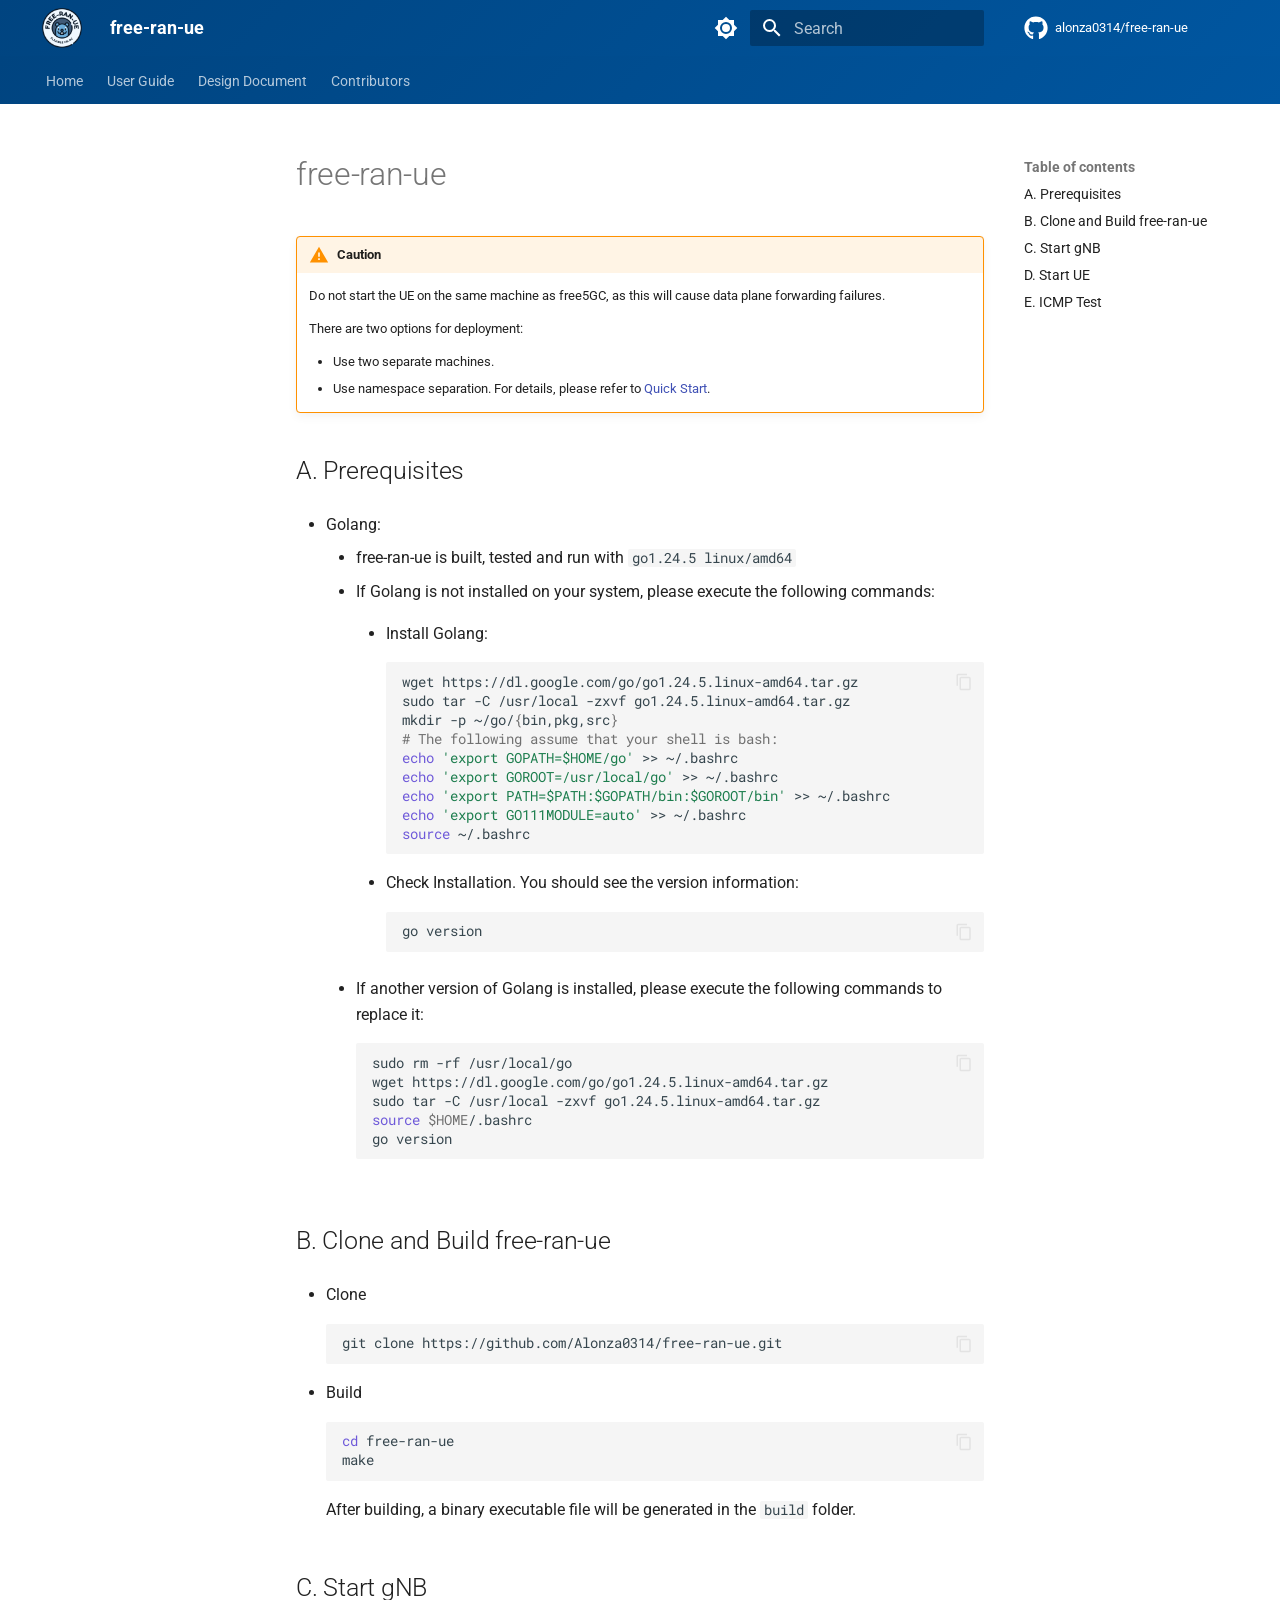
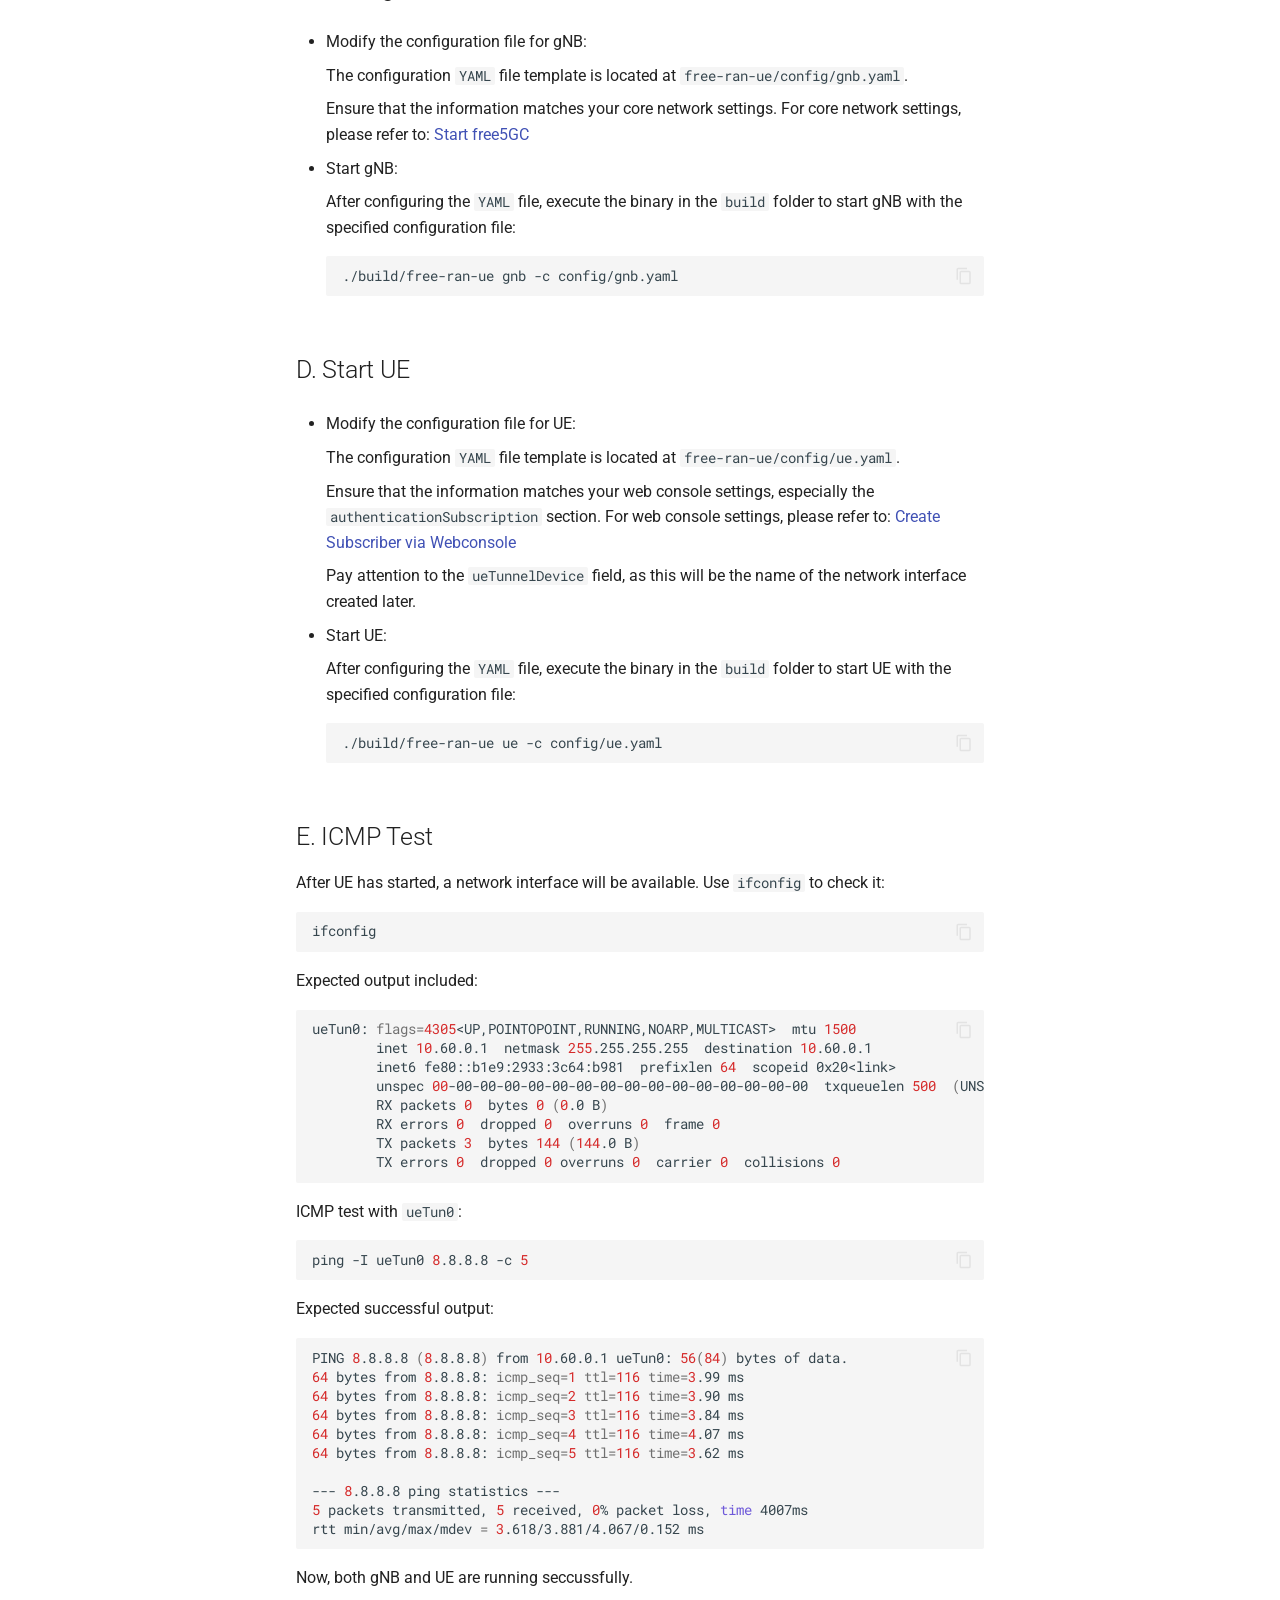
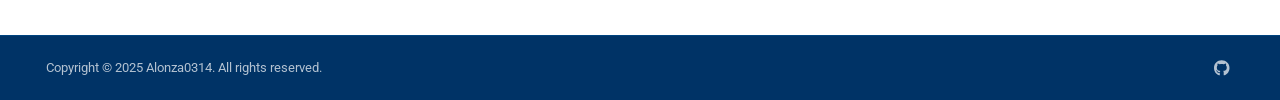
<file: doc-user-guide/02-free-ran-ue/index.html>
<!doctype html><html lang=en class=no-js> <head><meta charset=utf-8><meta name=viewport content="width=device-width,initial-scale=1"><meta name=description content="RAN/UE Simulation Tool"><meta name=author content=alonza0314><link href=https://alonza0314.github.io/free-ran-ue/doc-user-guide/02-free-ran-ue/ rel=canonical><link rel=icon href=../../image/free-ran-ue-favicon.png><meta name=generator content="mkdocs-1.5.3, mkdocs-material-9.5.13"><title>free-ran-ue - free-ran-ue</title><link rel=stylesheet href=../../assets/stylesheets/main.7e359304.min.css><link rel=stylesheet href=../../assets/stylesheets/palette.06af60db.min.css><link rel=preconnect href=https://fonts.gstatic.com crossorigin><link rel=stylesheet href="https://fonts.googleapis.com/css?family=Roboto:300,300i,400,400i,700,700i%7CRoboto+Mono:400,400i,700,700i&display=fallback"><style>:root{--md-text-font:"Roboto";--md-code-font:"Roboto Mono"}</style><link rel=stylesheet href=../../stylesheets/extra.css><script>__md_scope=new URL("../..",location),__md_hash=e=>[...e].reduce((e,_)=>(e<<5)-e+_.charCodeAt(0),0),__md_get=(e,_=localStorage,t=__md_scope)=>JSON.parse(_.getItem(t.pathname+"."+e)),__md_set=(e,_,t=localStorage,a=__md_scope)=>{try{t.setItem(a.pathname+"."+e,JSON.stringify(_))}catch(e){}}</script></head> <body dir=ltr data-md-color-scheme=default data-md-color-primary=blue-grey data-md-color-accent=light-blue> <input class=md-toggle data-md-toggle=drawer type=checkbox id=__drawer autocomplete=off> <input class=md-toggle data-md-toggle=search type=checkbox id=__search autocomplete=off> <label class=md-overlay for=__drawer></label> <div data-md-component=skip> <a href=#free-ran-ue class=md-skip> Skip to content </a> </div> <div data-md-component=announce> </div> <header class=md-header data-md-component=header> <nav class="md-header__inner md-grid" aria-label=Header> <a href=../.. title=free-ran-ue class="md-header__button md-logo" aria-label=free-ran-ue data-md-component=logo> <img src=../../image/free-ran-ue-logo.png alt=logo> </a> <label class="md-header__button md-icon" for=__drawer> <svg xmlns=http://www.w3.org/2000/svg viewbox="0 0 24 24"><path d="M3 6h18v2H3V6m0 5h18v2H3v-2m0 5h18v2H3v-2Z"/></svg> </label> <div class=md-header__title data-md-component=header-title> <div class=md-header__ellipsis> <div class=md-header__topic> <span class=md-ellipsis> free-ran-ue </span> </div> <div class=md-header__topic data-md-component=header-topic> <span class=md-ellipsis> free-ran-ue </span> </div> </div> </div> <form class=md-header__option data-md-component=palette> <input class=md-option data-md-color-media data-md-color-scheme=default data-md-color-primary=blue-grey data-md-color-accent=light-blue aria-label="Switch to dark mode" type=radio name=__palette id=__palette_0> <label class="md-header__button md-icon" title="Switch to dark mode" for=__palette_1 hidden> <svg xmlns=http://www.w3.org/2000/svg viewbox="0 0 24 24"><path d="M12 8a4 4 0 0 0-4 4 4 4 0 0 0 4 4 4 4 0 0 0 4-4 4 4 0 0 0-4-4m0 10a6 6 0 0 1-6-6 6 6 0 0 1 6-6 6 6 0 0 1 6 6 6 6 0 0 1-6 6m8-9.31V4h-4.69L12 .69 8.69 4H4v4.69L.69 12 4 15.31V20h4.69L12 23.31 15.31 20H20v-4.69L23.31 12 20 8.69Z"/></svg> </label> <input class=md-option data-md-color-media data-md-color-scheme=slate data-md-color-primary=blue-grey data-md-color-accent=light-blue aria-label="Switch to light mode" type=radio name=__palette id=__palette_1> <label class="md-header__button md-icon" title="Switch to light mode" for=__palette_0 hidden> <svg xmlns=http://www.w3.org/2000/svg viewbox="0 0 24 24"><path d="M12 18c-.89 0-1.74-.2-2.5-.55C11.56 16.5 13 14.42 13 12c0-2.42-1.44-4.5-3.5-5.45C10.26 6.2 11.11 6 12 6a6 6 0 0 1 6 6 6 6 0 0 1-6 6m8-9.31V4h-4.69L12 .69 8.69 4H4v4.69L.69 12 4 15.31V20h4.69L12 23.31 15.31 20H20v-4.69L23.31 12 20 8.69Z"/></svg> </label> </form> <script>var media,input,key,value,palette=__md_get("__palette");if(palette&&palette.color){"(prefers-color-scheme)"===palette.color.media&&(media=matchMedia("(prefers-color-scheme: light)"),input=document.querySelector(media.matches?"[data-md-color-media='(prefers-color-scheme: light)']":"[data-md-color-media='(prefers-color-scheme: dark)']"),palette.color.media=input.getAttribute("data-md-color-media"),palette.color.scheme=input.getAttribute("data-md-color-scheme"),palette.color.primary=input.getAttribute("data-md-color-primary"),palette.color.accent=input.getAttribute("data-md-color-accent"));for([key,value]of Object.entries(palette.color))document.body.setAttribute("data-md-color-"+key,value)}</script> <label class="md-header__button md-icon" for=__search> <svg xmlns=http://www.w3.org/2000/svg viewbox="0 0 24 24"><path d="M9.5 3A6.5 6.5 0 0 1 16 9.5c0 1.61-.59 3.09-1.56 4.23l.27.27h.79l5 5-1.5 1.5-5-5v-.79l-.27-.27A6.516 6.516 0 0 1 9.5 16 6.5 6.5 0 0 1 3 9.5 6.5 6.5 0 0 1 9.5 3m0 2C7 5 5 7 5 9.5S7 14 9.5 14 14 12 14 9.5 12 5 9.5 5Z"/></svg> </label> <div class=md-search data-md-component=search role=dialog> <label class=md-search__overlay for=__search></label> <div class=md-search__inner role=search> <form class=md-search__form name=search> <input type=text class=md-search__input name=query aria-label=Search placeholder=Search autocapitalize=off autocorrect=off autocomplete=off spellcheck=false data-md-component=search-query required> <label class="md-search__icon md-icon" for=__search> <svg xmlns=http://www.w3.org/2000/svg viewbox="0 0 24 24"><path d="M9.5 3A6.5 6.5 0 0 1 16 9.5c0 1.61-.59 3.09-1.56 4.23l.27.27h.79l5 5-1.5 1.5-5-5v-.79l-.27-.27A6.516 6.516 0 0 1 9.5 16 6.5 6.5 0 0 1 3 9.5 6.5 6.5 0 0 1 9.5 3m0 2C7 5 5 7 5 9.5S7 14 9.5 14 14 12 14 9.5 12 5 9.5 5Z"/></svg> <svg xmlns=http://www.w3.org/2000/svg viewbox="0 0 24 24"><path d="M20 11v2H8l5.5 5.5-1.42 1.42L4.16 12l7.92-7.92L13.5 5.5 8 11h12Z"/></svg> </label> <nav class=md-search__options aria-label=Search> <a href=javascript:void(0) class="md-search__icon md-icon" title=Share aria-label=Share data-clipboard data-clipboard-text data-md-component=search-share tabindex=-1> <svg xmlns=http://www.w3.org/2000/svg viewbox="0 0 24 24"><path d="M18 16.08c-.76 0-1.44.3-1.96.77L8.91 12.7c.05-.23.09-.46.09-.7 0-.24-.04-.47-.09-.7l7.05-4.11c.54.5 1.25.81 2.04.81a3 3 0 0 0 3-3 3 3 0 0 0-3-3 3 3 0 0 0-3 3c0 .24.04.47.09.7L8.04 9.81C7.5 9.31 6.79 9 6 9a3 3 0 0 0-3 3 3 3 0 0 0 3 3c.79 0 1.5-.31 2.04-.81l7.12 4.15c-.05.21-.08.43-.08.66 0 1.61 1.31 2.91 2.92 2.91 1.61 0 2.92-1.3 2.92-2.91A2.92 2.92 0 0 0 18 16.08Z"/></svg> </a> <button type=reset class="md-search__icon md-icon" title=Clear aria-label=Clear tabindex=-1> <svg xmlns=http://www.w3.org/2000/svg viewbox="0 0 24 24"><path d="M19 6.41 17.59 5 12 10.59 6.41 5 5 6.41 10.59 12 5 17.59 6.41 19 12 13.41 17.59 19 19 17.59 13.41 12 19 6.41Z"/></svg> </button> </nav> </form> <div class=md-search__output> <div class=md-search__scrollwrap data-md-scrollfix> <div class=md-search-result data-md-component=search-result> <div class=md-search-result__meta> Initializing search </div> <ol class=md-search-result__list role=presentation></ol> </div> </div> </div> </div> </div> <div class=md-header__source> <a href=https://github.com/alonza0314/free-ran-ue title="Go to repository" class=md-source data-md-component=source> <div class="md-source__icon md-icon"> <svg xmlns=http://www.w3.org/2000/svg viewbox="0 0 496 512"><!-- Font Awesome Free 6.5.1 by @fontawesome - https://fontawesome.com License - https://fontawesome.com/license/free (Icons: CC BY 4.0, Fonts: SIL OFL 1.1, Code: MIT License) Copyright 2023 Fonticons, Inc.--><path d="M165.9 397.4c0 2-2.3 3.6-5.2 3.6-3.3.3-5.6-1.3-5.6-3.6 0-2 2.3-3.6 5.2-3.6 3-.3 5.6 1.3 5.6 3.6zm-31.1-4.5c-.7 2 1.3 4.3 4.3 4.9 2.6 1 5.6 0 6.2-2s-1.3-4.3-4.3-5.2c-2.6-.7-5.5.3-6.2 2.3zm44.2-1.7c-2.9.7-4.9 2.6-4.6 4.9.3 2 2.9 3.3 5.9 2.6 2.9-.7 4.9-2.6 4.6-4.6-.3-1.9-3-3.2-5.9-2.9zM244.8 8C106.1 8 0 113.3 0 252c0 110.9 69.8 205.8 169.5 239.2 12.8 2.3 17.3-5.6 17.3-12.1 0-6.2-.3-40.4-.3-61.4 0 0-70 15-84.7-29.8 0 0-11.4-29.1-27.8-36.6 0 0-22.9-15.7 1.6-15.4 0 0 24.9 2 38.6 25.8 21.9 38.6 58.6 27.5 72.9 20.9 2.3-16 8.8-27.1 16-33.7-55.9-6.2-112.3-14.3-112.3-110.5 0-27.5 7.6-41.3 23.6-58.9-2.6-6.5-11.1-33.3 2.6-67.9 20.9-6.5 69 27 69 27 20-5.6 41.5-8.5 62.8-8.5s42.8 2.9 62.8 8.5c0 0 48.1-33.6 69-27 13.7 34.7 5.2 61.4 2.6 67.9 16 17.7 25.8 31.5 25.8 58.9 0 96.5-58.9 104.2-114.8 110.5 9.2 7.9 17 22.9 17 46.4 0 33.7-.3 75.4-.3 83.6 0 6.5 4.6 14.4 17.3 12.1C428.2 457.8 496 362.9 496 252 496 113.3 383.5 8 244.8 8zM97.2 352.9c-1.3 1-1 3.3.7 5.2 1.6 1.6 3.9 2.3 5.2 1 1.3-1 1-3.3-.7-5.2-1.6-1.6-3.9-2.3-5.2-1zm-10.8-8.1c-.7 1.3.3 2.9 2.3 3.9 1.6 1 3.6.7 4.3-.7.7-1.3-.3-2.9-2.3-3.9-2-.6-3.6-.3-4.3.7zm32.4 35.6c-1.6 1.3-1 4.3 1.3 6.2 2.3 2.3 5.2 2.6 6.5 1 1.3-1.3.7-4.3-1.3-6.2-2.2-2.3-5.2-2.6-6.5-1zm-11.4-14.7c-1.6 1-1.6 3.6 0 5.9 1.6 2.3 4.3 3.3 5.6 2.3 1.6-1.3 1.6-3.9 0-6.2-1.4-2.3-4-3.3-5.6-2z"/></svg> </div> <div class=md-source__repository> alonza0314/free-ran-ue </div> </a> </div> </nav> </header> <div class=md-container data-md-component=container> <nav class=md-tabs aria-label=Tabs data-md-component=tabs> <div class=md-grid> <ul class=md-tabs__list> <li class=md-tabs__item> <a href=../.. class=md-tabs__link> Home </a> </li> <li class=md-tabs__item> <a href=../ class=md-tabs__link> User Guide </a> </li> <li class=md-tabs__item> <a href=../../doc-design-document/ class=md-tabs__link> Design Document </a> </li> <li class=md-tabs__item> <a href=../../doc-contributors/ class=md-tabs__link> Contributors </a> </li> </ul> </div> </nav> <main class=md-main data-md-component=main> <div class="md-main__inner md-grid"> <div class="md-sidebar md-sidebar--primary" data-md-component=sidebar data-md-type=navigation> <div class=md-sidebar__scrollwrap> <div class=md-sidebar__inner> <nav class="md-nav md-nav--primary md-nav--lifted" aria-label=Navigation data-md-level=0> <label class=md-nav__title for=__drawer> <a href=../.. title=free-ran-ue class="md-nav__button md-logo" aria-label=free-ran-ue data-md-component=logo> <img src=../../image/free-ran-ue-logo.png alt=logo> </a> free-ran-ue </label> <div class=md-nav__source> <a href=https://github.com/alonza0314/free-ran-ue title="Go to repository" class=md-source data-md-component=source> <div class="md-source__icon md-icon"> <svg xmlns=http://www.w3.org/2000/svg viewbox="0 0 496 512"><!-- Font Awesome Free 6.5.1 by @fontawesome - https://fontawesome.com License - https://fontawesome.com/license/free (Icons: CC BY 4.0, Fonts: SIL OFL 1.1, Code: MIT License) Copyright 2023 Fonticons, Inc.--><path d="M165.9 397.4c0 2-2.3 3.6-5.2 3.6-3.3.3-5.6-1.3-5.6-3.6 0-2 2.3-3.6 5.2-3.6 3-.3 5.6 1.3 5.6 3.6zm-31.1-4.5c-.7 2 1.3 4.3 4.3 4.9 2.6 1 5.6 0 6.2-2s-1.3-4.3-4.3-5.2c-2.6-.7-5.5.3-6.2 2.3zm44.2-1.7c-2.9.7-4.9 2.6-4.6 4.9.3 2 2.9 3.3 5.9 2.6 2.9-.7 4.9-2.6 4.6-4.6-.3-1.9-3-3.2-5.9-2.9zM244.8 8C106.1 8 0 113.3 0 252c0 110.9 69.8 205.8 169.5 239.2 12.8 2.3 17.3-5.6 17.3-12.1 0-6.2-.3-40.4-.3-61.4 0 0-70 15-84.7-29.8 0 0-11.4-29.1-27.8-36.6 0 0-22.9-15.7 1.6-15.4 0 0 24.9 2 38.6 25.8 21.9 38.6 58.6 27.5 72.9 20.9 2.3-16 8.8-27.1 16-33.7-55.9-6.2-112.3-14.3-112.3-110.5 0-27.5 7.6-41.3 23.6-58.9-2.6-6.5-11.1-33.3 2.6-67.9 20.9-6.5 69 27 69 27 20-5.6 41.5-8.5 62.8-8.5s42.8 2.9 62.8 8.5c0 0 48.1-33.6 69-27 13.7 34.7 5.2 61.4 2.6 67.9 16 17.7 25.8 31.5 25.8 58.9 0 96.5-58.9 104.2-114.8 110.5 9.2 7.9 17 22.9 17 46.4 0 33.7-.3 75.4-.3 83.6 0 6.5 4.6 14.4 17.3 12.1C428.2 457.8 496 362.9 496 252 496 113.3 383.5 8 244.8 8zM97.2 352.9c-1.3 1-1 3.3.7 5.2 1.6 1.6 3.9 2.3 5.2 1 1.3-1 1-3.3-.7-5.2-1.6-1.6-3.9-2.3-5.2-1zm-10.8-8.1c-.7 1.3.3 2.9 2.3 3.9 1.6 1 3.6.7 4.3-.7.7-1.3-.3-2.9-2.3-3.9-2-.6-3.6-.3-4.3.7zm32.4 35.6c-1.6 1.3-1 4.3 1.3 6.2 2.3 2.3 5.2 2.6 6.5 1 1.3-1.3.7-4.3-1.3-6.2-2.2-2.3-5.2-2.6-6.5-1zm-11.4-14.7c-1.6 1-1.6 3.6 0 5.9 1.6 2.3 4.3 3.3 5.6 2.3 1.6-1.3 1.6-3.9 0-6.2-1.4-2.3-4-3.3-5.6-2z"/></svg> </div> <div class=md-source__repository> alonza0314/free-ran-ue </div> </a> </div> <ul class=md-nav__list data-md-scrollfix> <li class=md-nav__item> <a href=../.. class=md-nav__link> <span class=md-ellipsis> Home </span> </a> </li> <li class=md-nav__item> <a href=../ class=md-nav__link> <span class=md-ellipsis> User Guide </span> </a> </li> <li class=md-nav__item> <a href=../../doc-design-document/ class=md-nav__link> <span class=md-ellipsis> Design Document </span> </a> </li> <li class=md-nav__item> <a href=../../doc-contributors/ class=md-nav__link> <span class=md-ellipsis> Contributors </span> </a> </li> </ul> </nav> </div> </div> </div> <div class="md-sidebar md-sidebar--secondary" data-md-component=sidebar data-md-type=toc> <div class=md-sidebar__scrollwrap> <div class=md-sidebar__inner> <nav class="md-nav md-nav--secondary" aria-label="Table of contents"> <label class=md-nav__title for=__toc> <span class="md-nav__icon md-icon"></span> Table of contents </label> <ul class=md-nav__list data-md-component=toc data-md-scrollfix> <li class=md-nav__item> <a href=#a-prerequisites class=md-nav__link> <span class=md-ellipsis> A. Prerequisites </span> </a> </li> <li class=md-nav__item> <a href=#b-clone-and-build-free-ran-ue class=md-nav__link> <span class=md-ellipsis> B. Clone and Build free-ran-ue </span> </a> </li> <li class=md-nav__item> <a href=#c-start-gnb class=md-nav__link> <span class=md-ellipsis> C. Start gNB </span> </a> </li> <li class=md-nav__item> <a href=#d-start-ue class=md-nav__link> <span class=md-ellipsis> D. Start UE </span> </a> </li> <li class=md-nav__item> <a href=#e-icmp-test class=md-nav__link> <span class=md-ellipsis> E. ICMP Test </span> </a> </li> </ul> </nav> </div> </div> </div> <div class=md-content data-md-component=content> <article class="md-content__inner md-typeset"> <h1 id=free-ran-ue>free-ran-ue</h1> <div class="admonition warning"> <p class=admonition-title>Caution</p> <p>Do not start the UE on the same machine as free5GC, as this will cause data plane forwarding failures.</p> <p>There are two options for deployment:</p> <ul> <li>Use two separate machines.</li> <li>Use namespace separation. For details, please refer to <a href=../03-quickstart-free-ran-ue/ >Quick Start</a>.</li> </ul> </div> <h2 id=a-prerequisites>A. Prerequisites</h2> <ul> <li> <p>Golang:</p> <ul> <li>free-ran-ue is built, tested and run with <code>go1.24.5 linux/amd64</code></li> <li> <p>If Golang is not installed on your system, please execute the following commands:</p> <ul> <li> <p>Install Golang:</p> <div class="language-bash highlight"><pre><span></span><code><span id=__span-0-1><a id=__codelineno-0-1 name=__codelineno-0-1 href=#__codelineno-0-1></a>wget<span class=w> </span>https://dl.google.com/go/go1.24.5.linux-amd64.tar.gz
</span><span id=__span-0-2><a id=__codelineno-0-2 name=__codelineno-0-2 href=#__codelineno-0-2></a>sudo<span class=w> </span>tar<span class=w> </span>-C<span class=w> </span>/usr/local<span class=w> </span>-zxvf<span class=w> </span>go1.24.5.linux-amd64.tar.gz
</span><span id=__span-0-3><a id=__codelineno-0-3 name=__codelineno-0-3 href=#__codelineno-0-3></a>mkdir<span class=w> </span>-p<span class=w> </span>~/go/<span class=o>{</span>bin,pkg,src<span class=o>}</span>
</span><span id=__span-0-4><a id=__codelineno-0-4 name=__codelineno-0-4 href=#__codelineno-0-4></a><span class=c1># The following assume that your shell is bash:</span>
</span><span id=__span-0-5><a id=__codelineno-0-5 name=__codelineno-0-5 href=#__codelineno-0-5></a><span class=nb>echo</span><span class=w> </span><span class=s1>&#39;export GOPATH=$HOME/go&#39;</span><span class=w> </span>&gt;&gt;<span class=w> </span>~/.bashrc
</span><span id=__span-0-6><a id=__codelineno-0-6 name=__codelineno-0-6 href=#__codelineno-0-6></a><span class=nb>echo</span><span class=w> </span><span class=s1>&#39;export GOROOT=/usr/local/go&#39;</span><span class=w> </span>&gt;&gt;<span class=w> </span>~/.bashrc
</span><span id=__span-0-7><a id=__codelineno-0-7 name=__codelineno-0-7 href=#__codelineno-0-7></a><span class=nb>echo</span><span class=w> </span><span class=s1>&#39;export PATH=$PATH:$GOPATH/bin:$GOROOT/bin&#39;</span><span class=w> </span>&gt;&gt;<span class=w> </span>~/.bashrc
</span><span id=__span-0-8><a id=__codelineno-0-8 name=__codelineno-0-8 href=#__codelineno-0-8></a><span class=nb>echo</span><span class=w> </span><span class=s1>&#39;export GO111MODULE=auto&#39;</span><span class=w> </span>&gt;&gt;<span class=w> </span>~/.bashrc
</span><span id=__span-0-9><a id=__codelineno-0-9 name=__codelineno-0-9 href=#__codelineno-0-9></a><span class=nb>source</span><span class=w> </span>~/.bashrc
</span></code></pre></div> </li> <li> <p>Check Installation. You should see the version information:</p> <div class="language-bash highlight"><pre><span></span><code><span id=__span-1-1><a id=__codelineno-1-1 name=__codelineno-1-1 href=#__codelineno-1-1></a>go<span class=w> </span>version
</span></code></pre></div> </li> </ul> </li> <li> <p>If another version of Golang is installed, please execute the following commands to replace it:</p> <div class="language-bash highlight"><pre><span></span><code><span id=__span-2-1><a id=__codelineno-2-1 name=__codelineno-2-1 href=#__codelineno-2-1></a>sudo<span class=w> </span>rm<span class=w> </span>-rf<span class=w> </span>/usr/local/go
</span><span id=__span-2-2><a id=__codelineno-2-2 name=__codelineno-2-2 href=#__codelineno-2-2></a>wget<span class=w> </span>https://dl.google.com/go/go1.24.5.linux-amd64.tar.gz
</span><span id=__span-2-3><a id=__codelineno-2-3 name=__codelineno-2-3 href=#__codelineno-2-3></a>sudo<span class=w> </span>tar<span class=w> </span>-C<span class=w> </span>/usr/local<span class=w> </span>-zxvf<span class=w> </span>go1.24.5.linux-amd64.tar.gz
</span><span id=__span-2-4><a id=__codelineno-2-4 name=__codelineno-2-4 href=#__codelineno-2-4></a><span class=nb>source</span><span class=w> </span><span class=nv>$HOME</span>/.bashrc
</span><span id=__span-2-5><a id=__codelineno-2-5 name=__codelineno-2-5 href=#__codelineno-2-5></a>go<span class=w> </span>version
</span></code></pre></div> </li> </ul> </li> </ul> <h2 id=b-clone-and-build-free-ran-ue>B. Clone and Build free-ran-ue</h2> <ul> <li> <p>Clone</p> <div class="language-bash highlight"><pre><span></span><code><span id=__span-3-1><a id=__codelineno-3-1 name=__codelineno-3-1 href=#__codelineno-3-1></a>git<span class=w> </span>clone<span class=w> </span>https://github.com/Alonza0314/free-ran-ue.git
</span></code></pre></div> </li> <li> <p>Build</p> <div class="language-bash highlight"><pre><span></span><code><span id=__span-4-1><a id=__codelineno-4-1 name=__codelineno-4-1 href=#__codelineno-4-1></a><span class=nb>cd</span><span class=w> </span>free-ran-ue
</span><span id=__span-4-2><a id=__codelineno-4-2 name=__codelineno-4-2 href=#__codelineno-4-2></a>make
</span></code></pre></div> <p>After building, a binary executable file will be generated in the <code>build</code> folder.</p> </li> </ul> <h2 id=c-start-gnb>C. Start gNB</h2> <ul> <li> <p>Modify the configuration file for gNB:</p> <p>The configuration <code>YAML</code> file template is located at <code>free-ran-ue/config/gnb.yaml</code>.</p> <p>Ensure that the information matches your core network settings. For core network settings, please refer to: <a href=../01-free5gc/ >Start free5GC</a></p> </li> <li> <p>Start gNB:</p> <p>After configuring the <code>YAML</code> file, execute the binary in the <code>build</code> folder to start gNB with the specified configuration file:</p> <div class="language-bash highlight"><pre><span></span><code><span id=__span-5-1><a id=__codelineno-5-1 name=__codelineno-5-1 href=#__codelineno-5-1></a>./build/free-ran-ue<span class=w> </span>gnb<span class=w> </span>-c<span class=w> </span>config/gnb.yaml
</span></code></pre></div> </li> </ul> <h2 id=d-start-ue>D. Start UE</h2> <ul> <li> <p>Modify the configuration file for UE:</p> <p>The configuration <code>YAML</code> file template is located at <code>free-ran-ue/config/ue.yaml</code>.</p> <p>Ensure that the information matches your web console settings, especially the <code>authenticationSubscription</code> section. For web console settings, please refer to: <a href=https://free5gc.org/guide/Webconsole/Create-Subscriber-via-webconsole/ >Create Subscriber via Webconsole</a></p> <p>Pay attention to the <code>ueTunnelDevice</code> field, as this will be the name of the network interface created later.</p> </li> <li> <p>Start UE:</p> <p>After configuring the <code>YAML</code> file, execute the binary in the <code>build</code> folder to start UE with the specified configuration file:</p> <div class="language-bash highlight"><pre><span></span><code><span id=__span-6-1><a id=__codelineno-6-1 name=__codelineno-6-1 href=#__codelineno-6-1></a>./build/free-ran-ue<span class=w> </span>ue<span class=w> </span>-c<span class=w> </span>config/ue.yaml
</span></code></pre></div> </li> </ul> <h2 id=e-icmp-test>E. ICMP Test</h2> <p>After UE has started, a network interface will be available. Use <code>ifconfig</code> to check it:</p> <div class="language-bash highlight"><pre><span></span><code><span id=__span-7-1><a id=__codelineno-7-1 name=__codelineno-7-1 href=#__codelineno-7-1></a>ifconfig
</span></code></pre></div> <p>Expected output included:</p> <div class="language-bash highlight"><pre><span></span><code><span id=__span-8-1><a id=__codelineno-8-1 name=__codelineno-8-1 href=#__codelineno-8-1></a>ueTun0:<span class=w> </span><span class=nv>flags</span><span class=o>=</span><span class=m>4305</span>&lt;UP,POINTOPOINT,RUNNING,NOARP,MULTICAST&gt;<span class=w>  </span>mtu<span class=w> </span><span class=m>1500</span>
</span><span id=__span-8-2><a id=__codelineno-8-2 name=__codelineno-8-2 href=#__codelineno-8-2></a><span class=w>        </span>inet<span class=w> </span><span class=m>10</span>.60.0.1<span class=w>  </span>netmask<span class=w> </span><span class=m>255</span>.255.255.255<span class=w>  </span>destination<span class=w> </span><span class=m>10</span>.60.0.1
</span><span id=__span-8-3><a id=__codelineno-8-3 name=__codelineno-8-3 href=#__codelineno-8-3></a><span class=w>        </span>inet6<span class=w> </span>fe80::b1e9:2933:3c64:b981<span class=w>  </span>prefixlen<span class=w> </span><span class=m>64</span><span class=w>  </span>scopeid<span class=w> </span>0x20&lt;link&gt;
</span><span id=__span-8-4><a id=__codelineno-8-4 name=__codelineno-8-4 href=#__codelineno-8-4></a><span class=w>        </span>unspec<span class=w> </span><span class=m>00</span>-00-00-00-00-00-00-00-00-00-00-00-00-00-00-00<span class=w>  </span>txqueuelen<span class=w> </span><span class=m>500</span><span class=w>  </span><span class=o>(</span>UNSPEC<span class=o>)</span>
</span><span id=__span-8-5><a id=__codelineno-8-5 name=__codelineno-8-5 href=#__codelineno-8-5></a><span class=w>        </span>RX<span class=w> </span>packets<span class=w> </span><span class=m>0</span><span class=w>  </span>bytes<span class=w> </span><span class=m>0</span><span class=w> </span><span class=o>(</span><span class=m>0</span>.0<span class=w> </span>B<span class=o>)</span>
</span><span id=__span-8-6><a id=__codelineno-8-6 name=__codelineno-8-6 href=#__codelineno-8-6></a><span class=w>        </span>RX<span class=w> </span>errors<span class=w> </span><span class=m>0</span><span class=w>  </span>dropped<span class=w> </span><span class=m>0</span><span class=w>  </span>overruns<span class=w> </span><span class=m>0</span><span class=w>  </span>frame<span class=w> </span><span class=m>0</span>
</span><span id=__span-8-7><a id=__codelineno-8-7 name=__codelineno-8-7 href=#__codelineno-8-7></a><span class=w>        </span>TX<span class=w> </span>packets<span class=w> </span><span class=m>3</span><span class=w>  </span>bytes<span class=w> </span><span class=m>144</span><span class=w> </span><span class=o>(</span><span class=m>144</span>.0<span class=w> </span>B<span class=o>)</span>
</span><span id=__span-8-8><a id=__codelineno-8-8 name=__codelineno-8-8 href=#__codelineno-8-8></a><span class=w>        </span>TX<span class=w> </span>errors<span class=w> </span><span class=m>0</span><span class=w>  </span>dropped<span class=w> </span><span class=m>0</span><span class=w> </span>overruns<span class=w> </span><span class=m>0</span><span class=w>  </span>carrier<span class=w> </span><span class=m>0</span><span class=w>  </span>collisions<span class=w> </span><span class=m>0</span>
</span></code></pre></div> <p>ICMP test with <code>ueTun0</code>:</p> <div class="language-bash highlight"><pre><span></span><code><span id=__span-9-1><a id=__codelineno-9-1 name=__codelineno-9-1 href=#__codelineno-9-1></a>ping<span class=w> </span>-I<span class=w> </span>ueTun0<span class=w> </span><span class=m>8</span>.8.8.8<span class=w> </span>-c<span class=w> </span><span class=m>5</span>
</span></code></pre></div> <p>Expected successful output:</p> <div class="language-bash highlight"><pre><span></span><code><span id=__span-10-1><a id=__codelineno-10-1 name=__codelineno-10-1 href=#__codelineno-10-1></a>PING<span class=w> </span><span class=m>8</span>.8.8.8<span class=w> </span><span class=o>(</span><span class=m>8</span>.8.8.8<span class=o>)</span><span class=w> </span>from<span class=w> </span><span class=m>10</span>.60.0.1<span class=w> </span>ueTun0:<span class=w> </span><span class=m>56</span><span class=o>(</span><span class=m>84</span><span class=o>)</span><span class=w> </span>bytes<span class=w> </span>of<span class=w> </span>data.
</span><span id=__span-10-2><a id=__codelineno-10-2 name=__codelineno-10-2 href=#__codelineno-10-2></a><span class=m>64</span><span class=w> </span>bytes<span class=w> </span>from<span class=w> </span><span class=m>8</span>.8.8.8:<span class=w> </span><span class=nv>icmp_seq</span><span class=o>=</span><span class=m>1</span><span class=w> </span><span class=nv>ttl</span><span class=o>=</span><span class=m>116</span><span class=w> </span><span class=nv>time</span><span class=o>=</span><span class=m>3</span>.99<span class=w> </span>ms
</span><span id=__span-10-3><a id=__codelineno-10-3 name=__codelineno-10-3 href=#__codelineno-10-3></a><span class=m>64</span><span class=w> </span>bytes<span class=w> </span>from<span class=w> </span><span class=m>8</span>.8.8.8:<span class=w> </span><span class=nv>icmp_seq</span><span class=o>=</span><span class=m>2</span><span class=w> </span><span class=nv>ttl</span><span class=o>=</span><span class=m>116</span><span class=w> </span><span class=nv>time</span><span class=o>=</span><span class=m>3</span>.90<span class=w> </span>ms
</span><span id=__span-10-4><a id=__codelineno-10-4 name=__codelineno-10-4 href=#__codelineno-10-4></a><span class=m>64</span><span class=w> </span>bytes<span class=w> </span>from<span class=w> </span><span class=m>8</span>.8.8.8:<span class=w> </span><span class=nv>icmp_seq</span><span class=o>=</span><span class=m>3</span><span class=w> </span><span class=nv>ttl</span><span class=o>=</span><span class=m>116</span><span class=w> </span><span class=nv>time</span><span class=o>=</span><span class=m>3</span>.84<span class=w> </span>ms
</span><span id=__span-10-5><a id=__codelineno-10-5 name=__codelineno-10-5 href=#__codelineno-10-5></a><span class=m>64</span><span class=w> </span>bytes<span class=w> </span>from<span class=w> </span><span class=m>8</span>.8.8.8:<span class=w> </span><span class=nv>icmp_seq</span><span class=o>=</span><span class=m>4</span><span class=w> </span><span class=nv>ttl</span><span class=o>=</span><span class=m>116</span><span class=w> </span><span class=nv>time</span><span class=o>=</span><span class=m>4</span>.07<span class=w> </span>ms
</span><span id=__span-10-6><a id=__codelineno-10-6 name=__codelineno-10-6 href=#__codelineno-10-6></a><span class=m>64</span><span class=w> </span>bytes<span class=w> </span>from<span class=w> </span><span class=m>8</span>.8.8.8:<span class=w> </span><span class=nv>icmp_seq</span><span class=o>=</span><span class=m>5</span><span class=w> </span><span class=nv>ttl</span><span class=o>=</span><span class=m>116</span><span class=w> </span><span class=nv>time</span><span class=o>=</span><span class=m>3</span>.62<span class=w> </span>ms
</span><span id=__span-10-7><a id=__codelineno-10-7 name=__codelineno-10-7 href=#__codelineno-10-7></a>
</span><span id=__span-10-8><a id=__codelineno-10-8 name=__codelineno-10-8 href=#__codelineno-10-8></a>---<span class=w> </span><span class=m>8</span>.8.8.8<span class=w> </span>ping<span class=w> </span>statistics<span class=w> </span>---
</span><span id=__span-10-9><a id=__codelineno-10-9 name=__codelineno-10-9 href=#__codelineno-10-9></a><span class=m>5</span><span class=w> </span>packets<span class=w> </span>transmitted,<span class=w> </span><span class=m>5</span><span class=w> </span>received,<span class=w> </span><span class=m>0</span>%<span class=w> </span>packet<span class=w> </span>loss,<span class=w> </span><span class=nb>time</span><span class=w> </span>4007ms
</span><span id=__span-10-10><a id=__codelineno-10-10 name=__codelineno-10-10 href=#__codelineno-10-10></a>rtt<span class=w> </span>min/avg/max/mdev<span class=w> </span><span class=o>=</span><span class=w> </span><span class=m>3</span>.618/3.881/4.067/0.152<span class=w> </span>ms
</span></code></pre></div> <p>Now, both gNB and UE are running seccussfully.</p> </article> </div> <script>var tabs=__md_get("__tabs");if(Array.isArray(tabs))e:for(var set of document.querySelectorAll(".tabbed-set")){var tab,labels=set.querySelector(".tabbed-labels");for(tab of tabs)for(var label of labels.getElementsByTagName("label"))if(label.innerText.trim()===tab){var input=document.getElementById(label.htmlFor);input.checked=!0;continue e}}</script> <script>var target=document.getElementById(location.hash.slice(1));target&&target.name&&(target.checked=target.name.startsWith("__tabbed_"))</script> </div> <button type=button class="md-top md-icon" data-md-component=top hidden> <svg xmlns=http://www.w3.org/2000/svg viewbox="0 0 24 24"><path d="M13 20h-2V8l-5.5 5.5-1.42-1.42L12 4.16l7.92 7.92-1.42 1.42L13 8v12Z"/></svg> Back to top </button> </main> <footer class=md-footer> <div class="md-footer-meta md-typeset"> <div class="md-footer-meta__inner md-grid"> <div class=md-copyright> <div class=md-copyright__highlight> Copyright &copy; 2025 Alonza0314. All rights reserved. </div> </div> <div class=md-social> <a href=https://github.com/alonza0314 target=_blank rel=noopener title=github.com class=md-social__link> <svg xmlns=http://www.w3.org/2000/svg viewbox="0 0 496 512"><!-- Font Awesome Free 6.5.1 by @fontawesome - https://fontawesome.com License - https://fontawesome.com/license/free (Icons: CC BY 4.0, Fonts: SIL OFL 1.1, Code: MIT License) Copyright 2023 Fonticons, Inc.--><path d="M165.9 397.4c0 2-2.3 3.6-5.2 3.6-3.3.3-5.6-1.3-5.6-3.6 0-2 2.3-3.6 5.2-3.6 3-.3 5.6 1.3 5.6 3.6zm-31.1-4.5c-.7 2 1.3 4.3 4.3 4.9 2.6 1 5.6 0 6.2-2s-1.3-4.3-4.3-5.2c-2.6-.7-5.5.3-6.2 2.3zm44.2-1.7c-2.9.7-4.9 2.6-4.6 4.9.3 2 2.9 3.3 5.9 2.6 2.9-.7 4.9-2.6 4.6-4.6-.3-1.9-3-3.2-5.9-2.9zM244.8 8C106.1 8 0 113.3 0 252c0 110.9 69.8 205.8 169.5 239.2 12.8 2.3 17.3-5.6 17.3-12.1 0-6.2-.3-40.4-.3-61.4 0 0-70 15-84.7-29.8 0 0-11.4-29.1-27.8-36.6 0 0-22.9-15.7 1.6-15.4 0 0 24.9 2 38.6 25.8 21.9 38.6 58.6 27.5 72.9 20.9 2.3-16 8.8-27.1 16-33.7-55.9-6.2-112.3-14.3-112.3-110.5 0-27.5 7.6-41.3 23.6-58.9-2.6-6.5-11.1-33.3 2.6-67.9 20.9-6.5 69 27 69 27 20-5.6 41.5-8.5 62.8-8.5s42.8 2.9 62.8 8.5c0 0 48.1-33.6 69-27 13.7 34.7 5.2 61.4 2.6 67.9 16 17.7 25.8 31.5 25.8 58.9 0 96.5-58.9 104.2-114.8 110.5 9.2 7.9 17 22.9 17 46.4 0 33.7-.3 75.4-.3 83.6 0 6.5 4.6 14.4 17.3 12.1C428.2 457.8 496 362.9 496 252 496 113.3 383.5 8 244.8 8zM97.2 352.9c-1.3 1-1 3.3.7 5.2 1.6 1.6 3.9 2.3 5.2 1 1.3-1 1-3.3-.7-5.2-1.6-1.6-3.9-2.3-5.2-1zm-10.8-8.1c-.7 1.3.3 2.9 2.3 3.9 1.6 1 3.6.7 4.3-.7.7-1.3-.3-2.9-2.3-3.9-2-.6-3.6-.3-4.3.7zm32.4 35.6c-1.6 1.3-1 4.3 1.3 6.2 2.3 2.3 5.2 2.6 6.5 1 1.3-1.3.7-4.3-1.3-6.2-2.2-2.3-5.2-2.6-6.5-1zm-11.4-14.7c-1.6 1-1.6 3.6 0 5.9 1.6 2.3 4.3 3.3 5.6 2.3 1.6-1.3 1.6-3.9 0-6.2-1.4-2.3-4-3.3-5.6-2z"/></svg> </a> </div> </div> </div> </footer> </div> <div class=md-dialog data-md-component=dialog> <div class="md-dialog__inner md-typeset"></div> </div> <script id=__config type=application/json>{"base": "../..", "features": ["navigation.tabs", "navigation.sections", "navigation.top", "search.highlight", "search.share", "header.autohide", "content.code.copy", "content.code.select", "content.tabs.link"], "search": "../../assets/javascripts/workers/search.b8dbb3d2.min.js", "translations": {"clipboard.copied": "Copied to clipboard", "clipboard.copy": "Copy to clipboard", "search.result.more.one": "1 more on this page", "search.result.more.other": "# more on this page", "search.result.none": "No matching documents", "search.result.one": "1 matching document", "search.result.other": "# matching documents", "search.result.placeholder": "Type to start searching", "search.result.term.missing": "Missing", "select.version": "Select version"}}</script> <script src=../../assets/javascripts/bundle.c8d2eff1.min.js></script> <script src=../../javascripts/extra.js></script> </body> </html>
</file>
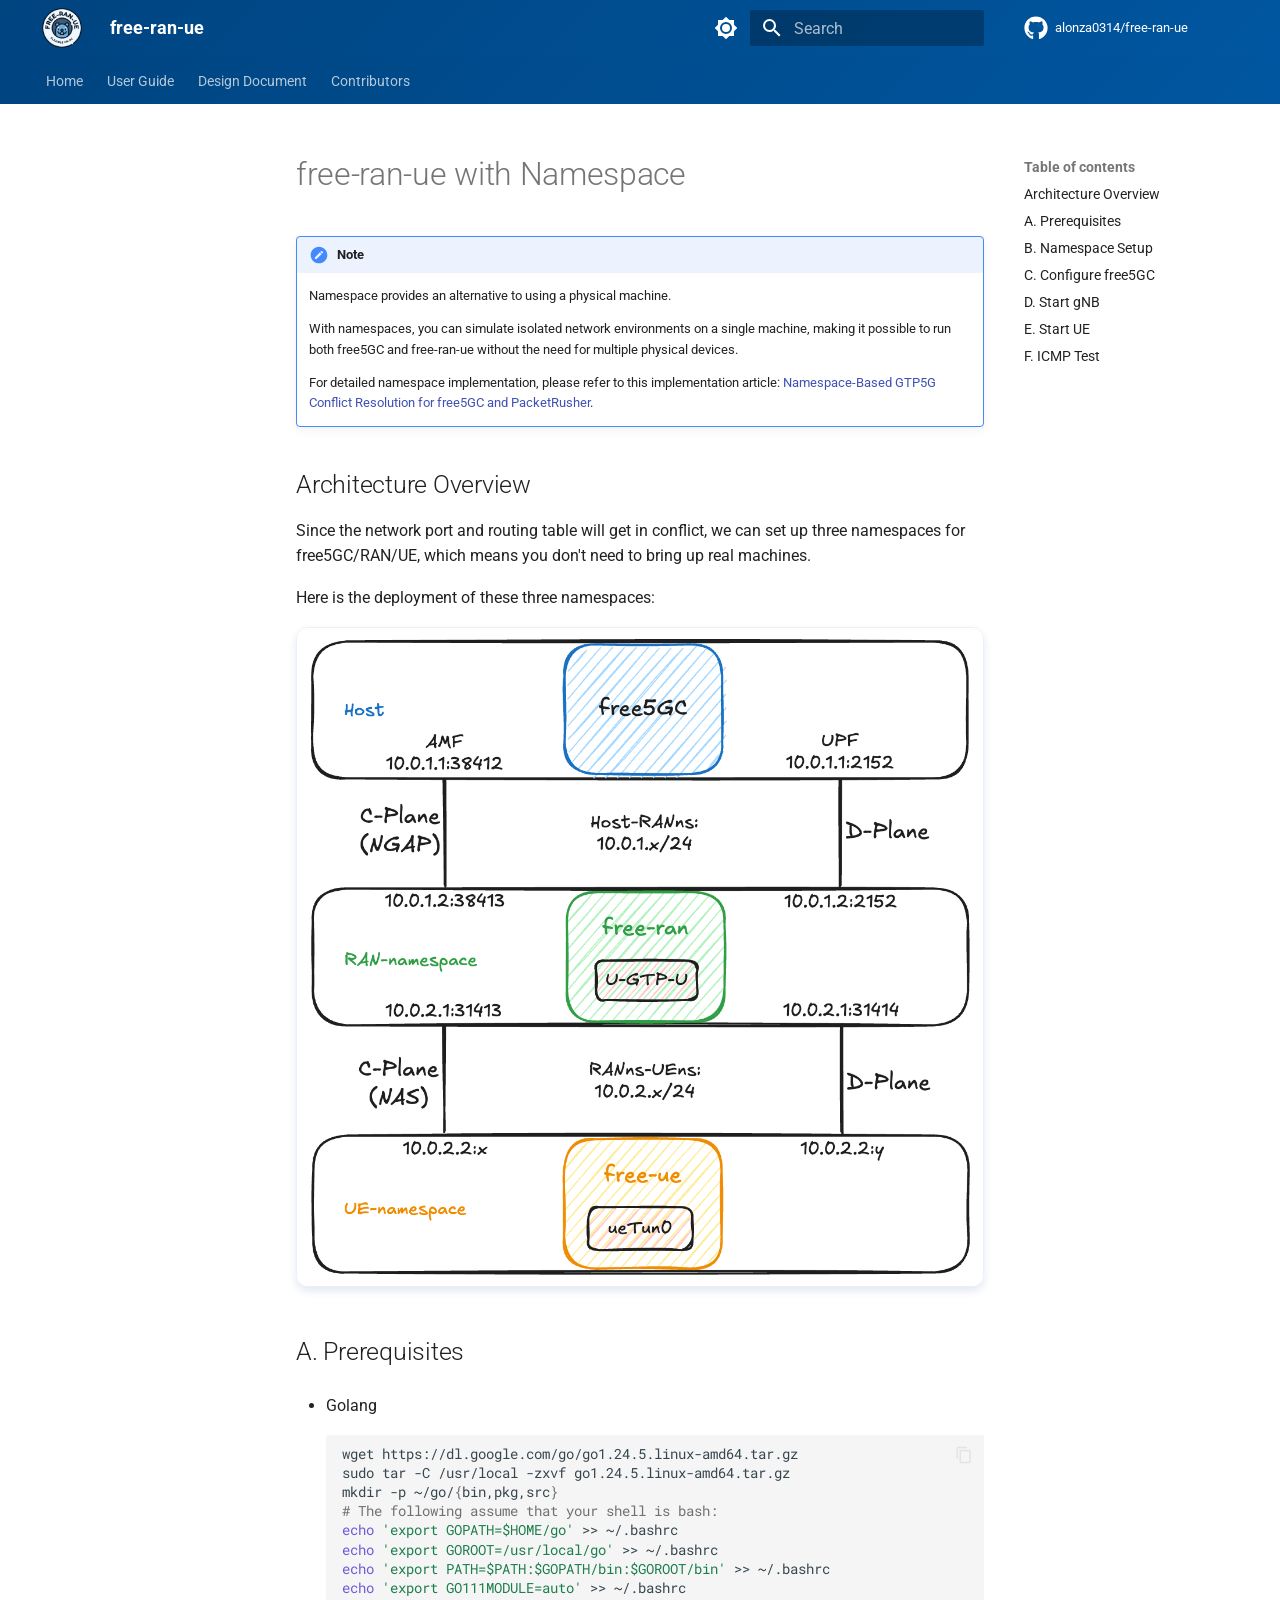
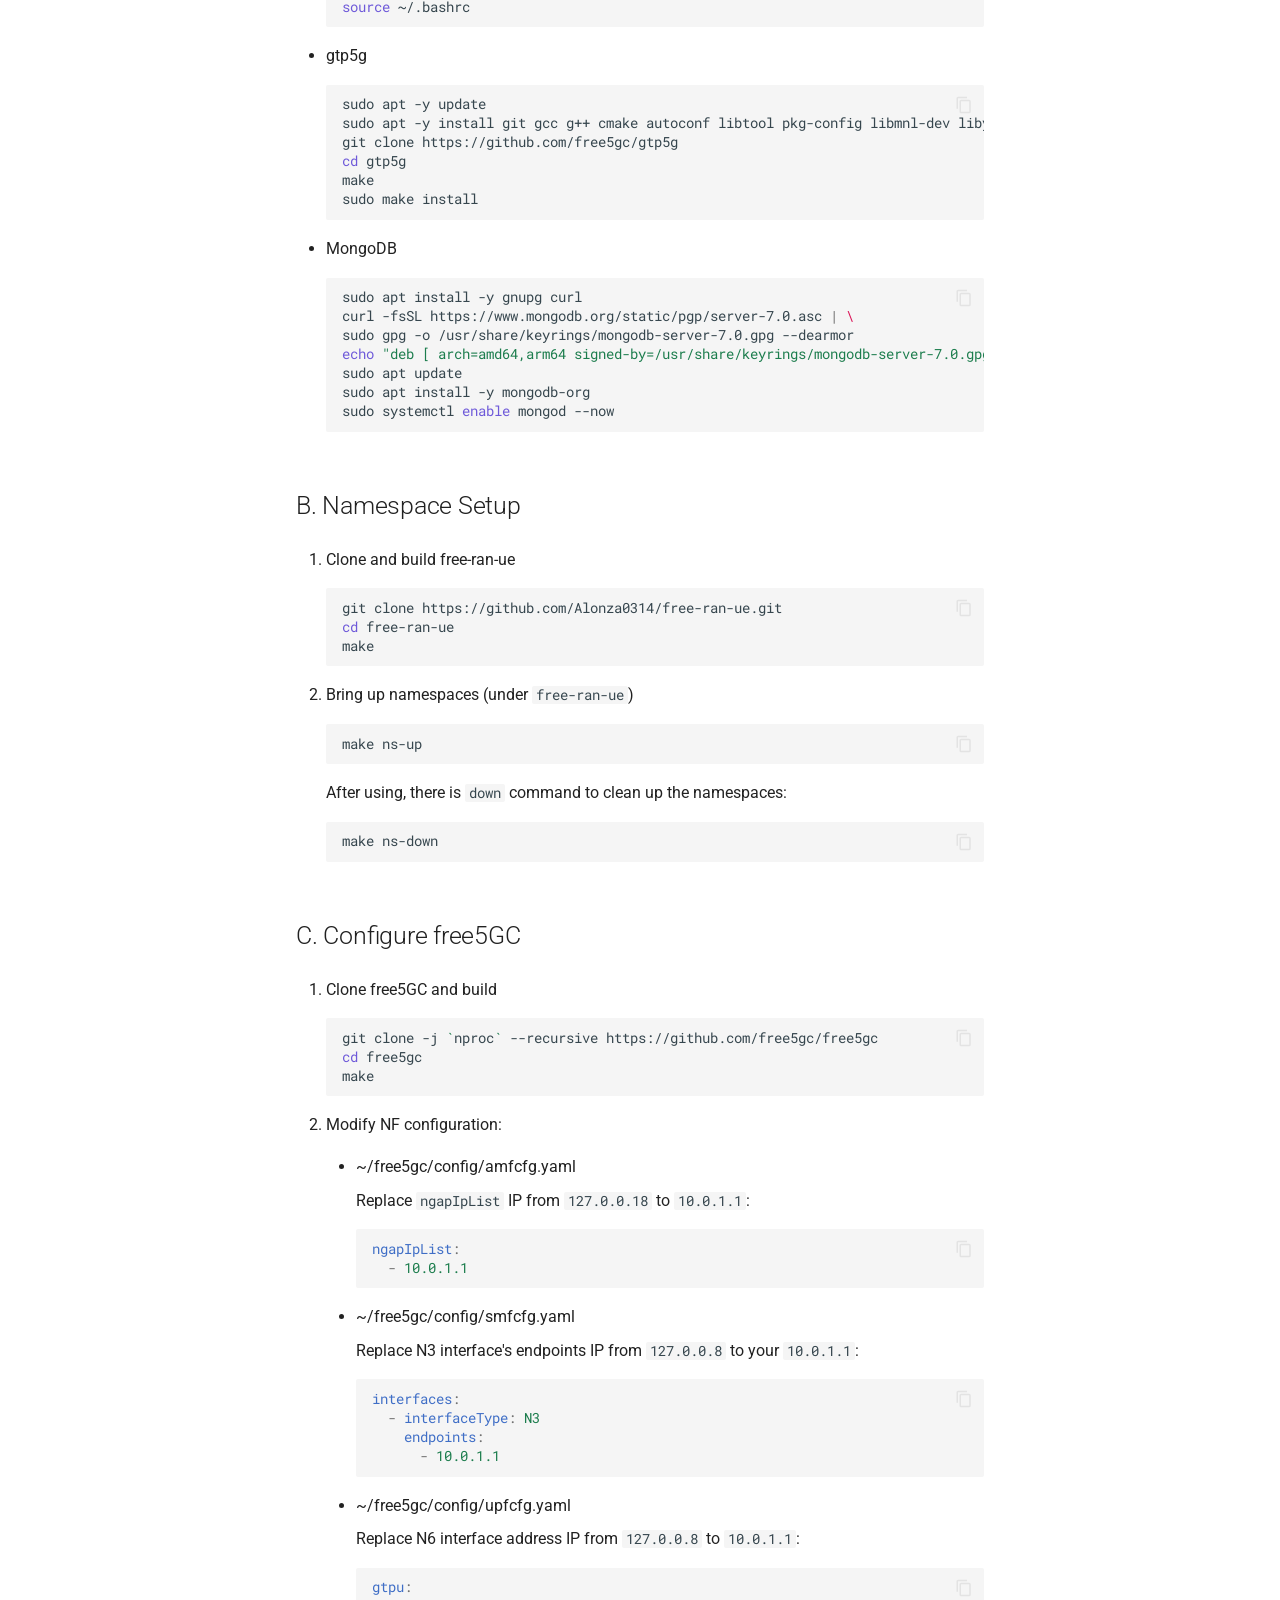
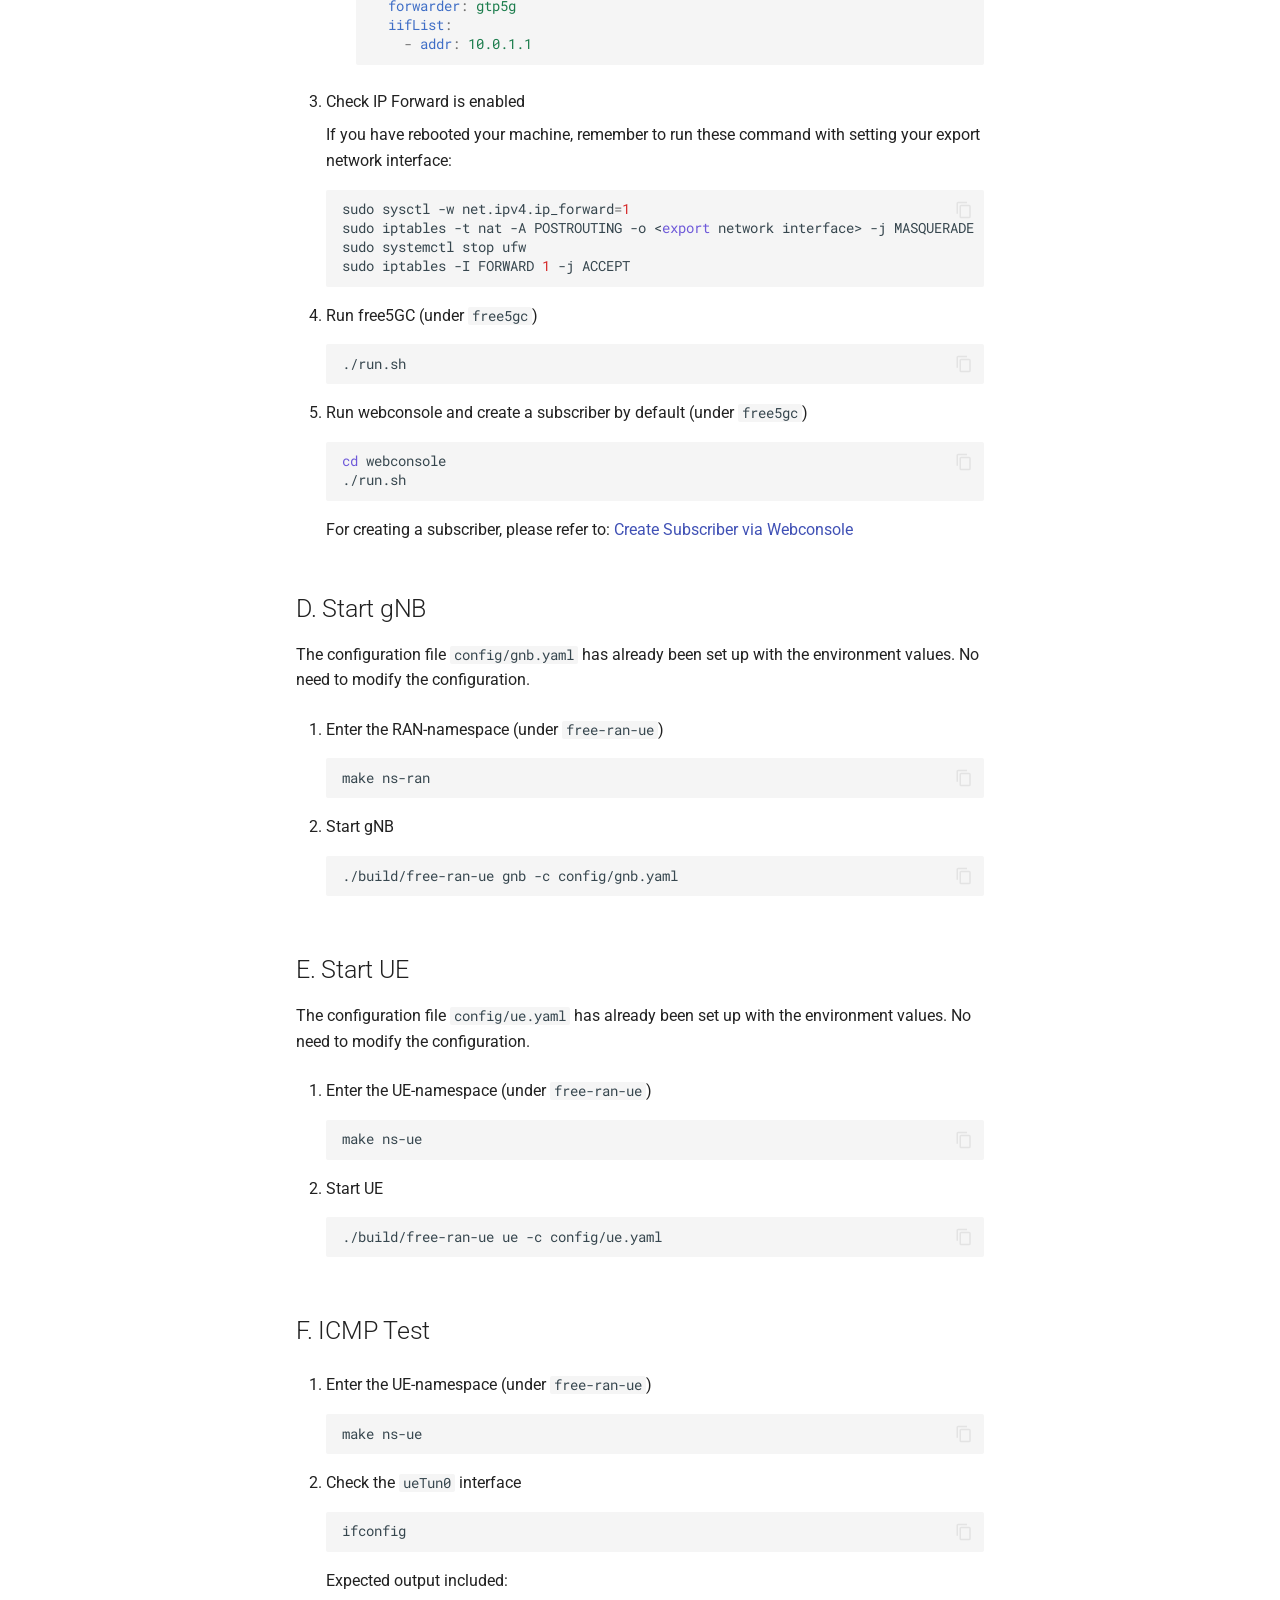
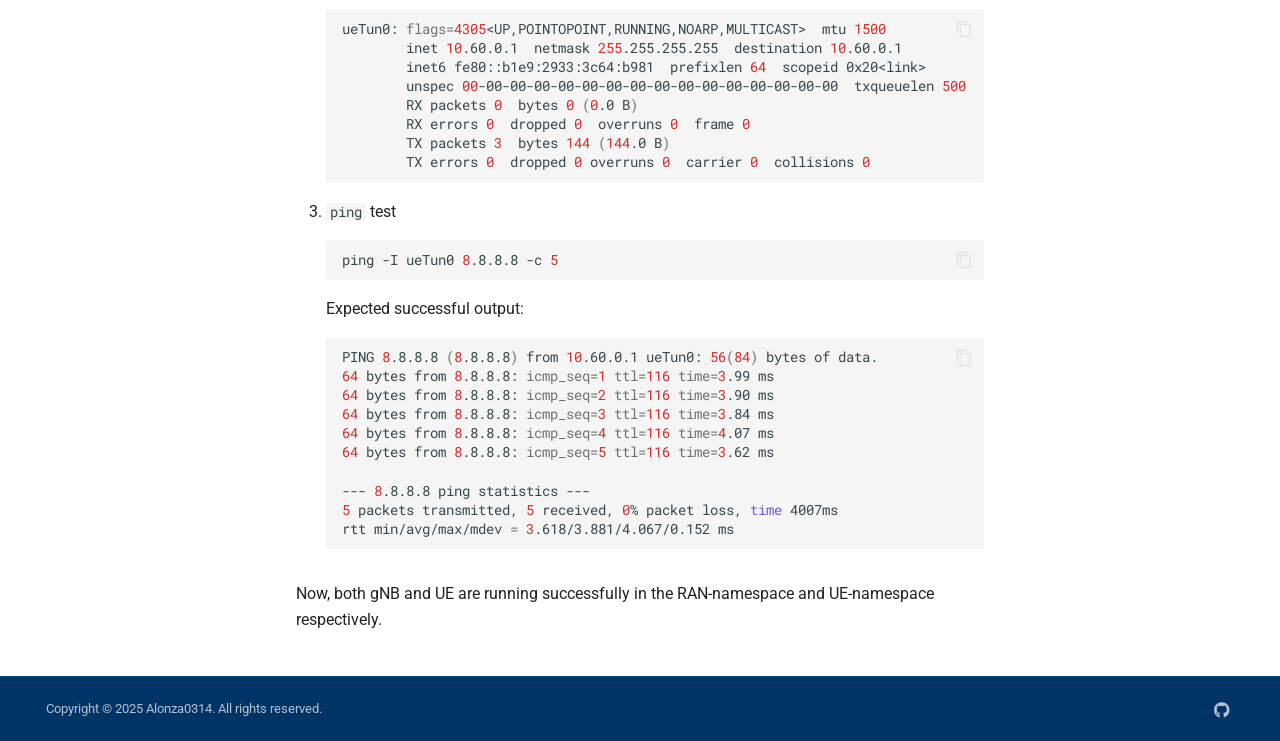
<file: doc-user-guide/03-quickstart-free-ran-ue/index.html>
<!doctype html><html lang=en class=no-js> <head><meta charset=utf-8><meta name=viewport content="width=device-width,initial-scale=1"><meta name=description content="RAN/UE Simulation Tool"><meta name=author content=alonza0314><link href=https://alonza0314.github.io/free-ran-ue/doc-user-guide/03-quickstart-free-ran-ue/ rel=canonical><link rel=icon href=../../image/free-ran-ue-favicon.png><meta name=generator content="mkdocs-1.5.3, mkdocs-material-9.5.13"><title>free-ran-ue with Namespace - free-ran-ue</title><link rel=stylesheet href=../../assets/stylesheets/main.7e359304.min.css><link rel=stylesheet href=../../assets/stylesheets/palette.06af60db.min.css><link rel=preconnect href=https://fonts.gstatic.com crossorigin><link rel=stylesheet href="https://fonts.googleapis.com/css?family=Roboto:300,300i,400,400i,700,700i%7CRoboto+Mono:400,400i,700,700i&display=fallback"><style>:root{--md-text-font:"Roboto";--md-code-font:"Roboto Mono"}</style><link rel=stylesheet href=../../stylesheets/extra.css><script>__md_scope=new URL("../..",location),__md_hash=e=>[...e].reduce((e,_)=>(e<<5)-e+_.charCodeAt(0),0),__md_get=(e,_=localStorage,t=__md_scope)=>JSON.parse(_.getItem(t.pathname+"."+e)),__md_set=(e,_,t=localStorage,a=__md_scope)=>{try{t.setItem(a.pathname+"."+e,JSON.stringify(_))}catch(e){}}</script></head> <body dir=ltr data-md-color-scheme=default data-md-color-primary=blue-grey data-md-color-accent=light-blue> <input class=md-toggle data-md-toggle=drawer type=checkbox id=__drawer autocomplete=off> <input class=md-toggle data-md-toggle=search type=checkbox id=__search autocomplete=off> <label class=md-overlay for=__drawer></label> <div data-md-component=skip> <a href=#free-ran-ue-with-namespace class=md-skip> Skip to content </a> </div> <div data-md-component=announce> </div> <header class=md-header data-md-component=header> <nav class="md-header__inner md-grid" aria-label=Header> <a href=../.. title=free-ran-ue class="md-header__button md-logo" aria-label=free-ran-ue data-md-component=logo> <img src=../../image/free-ran-ue-logo.png alt=logo> </a> <label class="md-header__button md-icon" for=__drawer> <svg xmlns=http://www.w3.org/2000/svg viewbox="0 0 24 24"><path d="M3 6h18v2H3V6m0 5h18v2H3v-2m0 5h18v2H3v-2Z"/></svg> </label> <div class=md-header__title data-md-component=header-title> <div class=md-header__ellipsis> <div class=md-header__topic> <span class=md-ellipsis> free-ran-ue </span> </div> <div class=md-header__topic data-md-component=header-topic> <span class=md-ellipsis> free-ran-ue with Namespace </span> </div> </div> </div> <form class=md-header__option data-md-component=palette> <input class=md-option data-md-color-media data-md-color-scheme=default data-md-color-primary=blue-grey data-md-color-accent=light-blue aria-label="Switch to dark mode" type=radio name=__palette id=__palette_0> <label class="md-header__button md-icon" title="Switch to dark mode" for=__palette_1 hidden> <svg xmlns=http://www.w3.org/2000/svg viewbox="0 0 24 24"><path d="M12 8a4 4 0 0 0-4 4 4 4 0 0 0 4 4 4 4 0 0 0 4-4 4 4 0 0 0-4-4m0 10a6 6 0 0 1-6-6 6 6 0 0 1 6-6 6 6 0 0 1 6 6 6 6 0 0 1-6 6m8-9.31V4h-4.69L12 .69 8.69 4H4v4.69L.69 12 4 15.31V20h4.69L12 23.31 15.31 20H20v-4.69L23.31 12 20 8.69Z"/></svg> </label> <input class=md-option data-md-color-media data-md-color-scheme=slate data-md-color-primary=blue-grey data-md-color-accent=light-blue aria-label="Switch to light mode" type=radio name=__palette id=__palette_1> <label class="md-header__button md-icon" title="Switch to light mode" for=__palette_0 hidden> <svg xmlns=http://www.w3.org/2000/svg viewbox="0 0 24 24"><path d="M12 18c-.89 0-1.74-.2-2.5-.55C11.56 16.5 13 14.42 13 12c0-2.42-1.44-4.5-3.5-5.45C10.26 6.2 11.11 6 12 6a6 6 0 0 1 6 6 6 6 0 0 1-6 6m8-9.31V4h-4.69L12 .69 8.69 4H4v4.69L.69 12 4 15.31V20h4.69L12 23.31 15.31 20H20v-4.69L23.31 12 20 8.69Z"/></svg> </label> </form> <script>var media,input,key,value,palette=__md_get("__palette");if(palette&&palette.color){"(prefers-color-scheme)"===palette.color.media&&(media=matchMedia("(prefers-color-scheme: light)"),input=document.querySelector(media.matches?"[data-md-color-media='(prefers-color-scheme: light)']":"[data-md-color-media='(prefers-color-scheme: dark)']"),palette.color.media=input.getAttribute("data-md-color-media"),palette.color.scheme=input.getAttribute("data-md-color-scheme"),palette.color.primary=input.getAttribute("data-md-color-primary"),palette.color.accent=input.getAttribute("data-md-color-accent"));for([key,value]of Object.entries(palette.color))document.body.setAttribute("data-md-color-"+key,value)}</script> <label class="md-header__button md-icon" for=__search> <svg xmlns=http://www.w3.org/2000/svg viewbox="0 0 24 24"><path d="M9.5 3A6.5 6.5 0 0 1 16 9.5c0 1.61-.59 3.09-1.56 4.23l.27.27h.79l5 5-1.5 1.5-5-5v-.79l-.27-.27A6.516 6.516 0 0 1 9.5 16 6.5 6.5 0 0 1 3 9.5 6.5 6.5 0 0 1 9.5 3m0 2C7 5 5 7 5 9.5S7 14 9.5 14 14 12 14 9.5 12 5 9.5 5Z"/></svg> </label> <div class=md-search data-md-component=search role=dialog> <label class=md-search__overlay for=__search></label> <div class=md-search__inner role=search> <form class=md-search__form name=search> <input type=text class=md-search__input name=query aria-label=Search placeholder=Search autocapitalize=off autocorrect=off autocomplete=off spellcheck=false data-md-component=search-query required> <label class="md-search__icon md-icon" for=__search> <svg xmlns=http://www.w3.org/2000/svg viewbox="0 0 24 24"><path d="M9.5 3A6.5 6.5 0 0 1 16 9.5c0 1.61-.59 3.09-1.56 4.23l.27.27h.79l5 5-1.5 1.5-5-5v-.79l-.27-.27A6.516 6.516 0 0 1 9.5 16 6.5 6.5 0 0 1 3 9.5 6.5 6.5 0 0 1 9.5 3m0 2C7 5 5 7 5 9.5S7 14 9.5 14 14 12 14 9.5 12 5 9.5 5Z"/></svg> <svg xmlns=http://www.w3.org/2000/svg viewbox="0 0 24 24"><path d="M20 11v2H8l5.5 5.5-1.42 1.42L4.16 12l7.92-7.92L13.5 5.5 8 11h12Z"/></svg> </label> <nav class=md-search__options aria-label=Search> <a href=javascript:void(0) class="md-search__icon md-icon" title=Share aria-label=Share data-clipboard data-clipboard-text data-md-component=search-share tabindex=-1> <svg xmlns=http://www.w3.org/2000/svg viewbox="0 0 24 24"><path d="M18 16.08c-.76 0-1.44.3-1.96.77L8.91 12.7c.05-.23.09-.46.09-.7 0-.24-.04-.47-.09-.7l7.05-4.11c.54.5 1.25.81 2.04.81a3 3 0 0 0 3-3 3 3 0 0 0-3-3 3 3 0 0 0-3 3c0 .24.04.47.09.7L8.04 9.81C7.5 9.31 6.79 9 6 9a3 3 0 0 0-3 3 3 3 0 0 0 3 3c.79 0 1.5-.31 2.04-.81l7.12 4.15c-.05.21-.08.43-.08.66 0 1.61 1.31 2.91 2.92 2.91 1.61 0 2.92-1.3 2.92-2.91A2.92 2.92 0 0 0 18 16.08Z"/></svg> </a> <button type=reset class="md-search__icon md-icon" title=Clear aria-label=Clear tabindex=-1> <svg xmlns=http://www.w3.org/2000/svg viewbox="0 0 24 24"><path d="M19 6.41 17.59 5 12 10.59 6.41 5 5 6.41 10.59 12 5 17.59 6.41 19 12 13.41 17.59 19 19 17.59 13.41 12 19 6.41Z"/></svg> </button> </nav> </form> <div class=md-search__output> <div class=md-search__scrollwrap data-md-scrollfix> <div class=md-search-result data-md-component=search-result> <div class=md-search-result__meta> Initializing search </div> <ol class=md-search-result__list role=presentation></ol> </div> </div> </div> </div> </div> <div class=md-header__source> <a href=https://github.com/alonza0314/free-ran-ue title="Go to repository" class=md-source data-md-component=source> <div class="md-source__icon md-icon"> <svg xmlns=http://www.w3.org/2000/svg viewbox="0 0 496 512"><!-- Font Awesome Free 6.5.1 by @fontawesome - https://fontawesome.com License - https://fontawesome.com/license/free (Icons: CC BY 4.0, Fonts: SIL OFL 1.1, Code: MIT License) Copyright 2023 Fonticons, Inc.--><path d="M165.9 397.4c0 2-2.3 3.6-5.2 3.6-3.3.3-5.6-1.3-5.6-3.6 0-2 2.3-3.6 5.2-3.6 3-.3 5.6 1.3 5.6 3.6zm-31.1-4.5c-.7 2 1.3 4.3 4.3 4.9 2.6 1 5.6 0 6.2-2s-1.3-4.3-4.3-5.2c-2.6-.7-5.5.3-6.2 2.3zm44.2-1.7c-2.9.7-4.9 2.6-4.6 4.9.3 2 2.9 3.3 5.9 2.6 2.9-.7 4.9-2.6 4.6-4.6-.3-1.9-3-3.2-5.9-2.9zM244.8 8C106.1 8 0 113.3 0 252c0 110.9 69.8 205.8 169.5 239.2 12.8 2.3 17.3-5.6 17.3-12.1 0-6.2-.3-40.4-.3-61.4 0 0-70 15-84.7-29.8 0 0-11.4-29.1-27.8-36.6 0 0-22.9-15.7 1.6-15.4 0 0 24.9 2 38.6 25.8 21.9 38.6 58.6 27.5 72.9 20.9 2.3-16 8.8-27.1 16-33.7-55.9-6.2-112.3-14.3-112.3-110.5 0-27.5 7.6-41.3 23.6-58.9-2.6-6.5-11.1-33.3 2.6-67.9 20.9-6.5 69 27 69 27 20-5.6 41.5-8.5 62.8-8.5s42.8 2.9 62.8 8.5c0 0 48.1-33.6 69-27 13.7 34.7 5.2 61.4 2.6 67.9 16 17.7 25.8 31.5 25.8 58.9 0 96.5-58.9 104.2-114.8 110.5 9.2 7.9 17 22.9 17 46.4 0 33.7-.3 75.4-.3 83.6 0 6.5 4.6 14.4 17.3 12.1C428.2 457.8 496 362.9 496 252 496 113.3 383.5 8 244.8 8zM97.2 352.9c-1.3 1-1 3.3.7 5.2 1.6 1.6 3.9 2.3 5.2 1 1.3-1 1-3.3-.7-5.2-1.6-1.6-3.9-2.3-5.2-1zm-10.8-8.1c-.7 1.3.3 2.9 2.3 3.9 1.6 1 3.6.7 4.3-.7.7-1.3-.3-2.9-2.3-3.9-2-.6-3.6-.3-4.3.7zm32.4 35.6c-1.6 1.3-1 4.3 1.3 6.2 2.3 2.3 5.2 2.6 6.5 1 1.3-1.3.7-4.3-1.3-6.2-2.2-2.3-5.2-2.6-6.5-1zm-11.4-14.7c-1.6 1-1.6 3.6 0 5.9 1.6 2.3 4.3 3.3 5.6 2.3 1.6-1.3 1.6-3.9 0-6.2-1.4-2.3-4-3.3-5.6-2z"/></svg> </div> <div class=md-source__repository> alonza0314/free-ran-ue </div> </a> </div> </nav> </header> <div class=md-container data-md-component=container> <nav class=md-tabs aria-label=Tabs data-md-component=tabs> <div class=md-grid> <ul class=md-tabs__list> <li class=md-tabs__item> <a href=../.. class=md-tabs__link> Home </a> </li> <li class=md-tabs__item> <a href=../ class=md-tabs__link> User Guide </a> </li> <li class=md-tabs__item> <a href=../../doc-design-document/ class=md-tabs__link> Design Document </a> </li> <li class=md-tabs__item> <a href=../../doc-contributors/ class=md-tabs__link> Contributors </a> </li> </ul> </div> </nav> <main class=md-main data-md-component=main> <div class="md-main__inner md-grid"> <div class="md-sidebar md-sidebar--primary" data-md-component=sidebar data-md-type=navigation> <div class=md-sidebar__scrollwrap> <div class=md-sidebar__inner> <nav class="md-nav md-nav--primary md-nav--lifted" aria-label=Navigation data-md-level=0> <label class=md-nav__title for=__drawer> <a href=../.. title=free-ran-ue class="md-nav__button md-logo" aria-label=free-ran-ue data-md-component=logo> <img src=../../image/free-ran-ue-logo.png alt=logo> </a> free-ran-ue </label> <div class=md-nav__source> <a href=https://github.com/alonza0314/free-ran-ue title="Go to repository" class=md-source data-md-component=source> <div class="md-source__icon md-icon"> <svg xmlns=http://www.w3.org/2000/svg viewbox="0 0 496 512"><!-- Font Awesome Free 6.5.1 by @fontawesome - https://fontawesome.com License - https://fontawesome.com/license/free (Icons: CC BY 4.0, Fonts: SIL OFL 1.1, Code: MIT License) Copyright 2023 Fonticons, Inc.--><path d="M165.9 397.4c0 2-2.3 3.6-5.2 3.6-3.3.3-5.6-1.3-5.6-3.6 0-2 2.3-3.6 5.2-3.6 3-.3 5.6 1.3 5.6 3.6zm-31.1-4.5c-.7 2 1.3 4.3 4.3 4.9 2.6 1 5.6 0 6.2-2s-1.3-4.3-4.3-5.2c-2.6-.7-5.5.3-6.2 2.3zm44.2-1.7c-2.9.7-4.9 2.6-4.6 4.9.3 2 2.9 3.3 5.9 2.6 2.9-.7 4.9-2.6 4.6-4.6-.3-1.9-3-3.2-5.9-2.9zM244.8 8C106.1 8 0 113.3 0 252c0 110.9 69.8 205.8 169.5 239.2 12.8 2.3 17.3-5.6 17.3-12.1 0-6.2-.3-40.4-.3-61.4 0 0-70 15-84.7-29.8 0 0-11.4-29.1-27.8-36.6 0 0-22.9-15.7 1.6-15.4 0 0 24.9 2 38.6 25.8 21.9 38.6 58.6 27.5 72.9 20.9 2.3-16 8.8-27.1 16-33.7-55.9-6.2-112.3-14.3-112.3-110.5 0-27.5 7.6-41.3 23.6-58.9-2.6-6.5-11.1-33.3 2.6-67.9 20.9-6.5 69 27 69 27 20-5.6 41.5-8.5 62.8-8.5s42.8 2.9 62.8 8.5c0 0 48.1-33.6 69-27 13.7 34.7 5.2 61.4 2.6 67.9 16 17.7 25.8 31.5 25.8 58.9 0 96.5-58.9 104.2-114.8 110.5 9.2 7.9 17 22.9 17 46.4 0 33.7-.3 75.4-.3 83.6 0 6.5 4.6 14.4 17.3 12.1C428.2 457.8 496 362.9 496 252 496 113.3 383.5 8 244.8 8zM97.2 352.9c-1.3 1-1 3.3.7 5.2 1.6 1.6 3.9 2.3 5.2 1 1.3-1 1-3.3-.7-5.2-1.6-1.6-3.9-2.3-5.2-1zm-10.8-8.1c-.7 1.3.3 2.9 2.3 3.9 1.6 1 3.6.7 4.3-.7.7-1.3-.3-2.9-2.3-3.9-2-.6-3.6-.3-4.3.7zm32.4 35.6c-1.6 1.3-1 4.3 1.3 6.2 2.3 2.3 5.2 2.6 6.5 1 1.3-1.3.7-4.3-1.3-6.2-2.2-2.3-5.2-2.6-6.5-1zm-11.4-14.7c-1.6 1-1.6 3.6 0 5.9 1.6 2.3 4.3 3.3 5.6 2.3 1.6-1.3 1.6-3.9 0-6.2-1.4-2.3-4-3.3-5.6-2z"/></svg> </div> <div class=md-source__repository> alonza0314/free-ran-ue </div> </a> </div> <ul class=md-nav__list data-md-scrollfix> <li class=md-nav__item> <a href=../.. class=md-nav__link> <span class=md-ellipsis> Home </span> </a> </li> <li class=md-nav__item> <a href=../ class=md-nav__link> <span class=md-ellipsis> User Guide </span> </a> </li> <li class=md-nav__item> <a href=../../doc-design-document/ class=md-nav__link> <span class=md-ellipsis> Design Document </span> </a> </li> <li class=md-nav__item> <a href=../../doc-contributors/ class=md-nav__link> <span class=md-ellipsis> Contributors </span> </a> </li> </ul> </nav> </div> </div> </div> <div class="md-sidebar md-sidebar--secondary" data-md-component=sidebar data-md-type=toc> <div class=md-sidebar__scrollwrap> <div class=md-sidebar__inner> <nav class="md-nav md-nav--secondary" aria-label="Table of contents"> <label class=md-nav__title for=__toc> <span class="md-nav__icon md-icon"></span> Table of contents </label> <ul class=md-nav__list data-md-component=toc data-md-scrollfix> <li class=md-nav__item> <a href=#architecture-overview class=md-nav__link> <span class=md-ellipsis> Architecture Overview </span> </a> </li> <li class=md-nav__item> <a href=#a-prerequisites class=md-nav__link> <span class=md-ellipsis> A. Prerequisites </span> </a> </li> <li class=md-nav__item> <a href=#b-namespace-setup class=md-nav__link> <span class=md-ellipsis> B. Namespace Setup </span> </a> </li> <li class=md-nav__item> <a href=#c-configure-free5gc class=md-nav__link> <span class=md-ellipsis> C. Configure free5GC </span> </a> </li> <li class=md-nav__item> <a href=#d-start-gnb class=md-nav__link> <span class=md-ellipsis> D. Start gNB </span> </a> </li> <li class=md-nav__item> <a href=#e-start-ue class=md-nav__link> <span class=md-ellipsis> E. Start UE </span> </a> </li> <li class=md-nav__item> <a href=#f-icmp-test class=md-nav__link> <span class=md-ellipsis> F. ICMP Test </span> </a> </li> </ul> </nav> </div> </div> </div> <div class=md-content data-md-component=content> <article class="md-content__inner md-typeset"> <h1 id=free-ran-ue-with-namespace>free-ran-ue with Namespace</h1> <div class="admonition note"> <p class=admonition-title>Note</p> <p>Namespace provides an alternative to using a physical machine.</p> <p>With namespaces, you can simulate isolated network environments on a single machine, making it possible to run both free5GC and free-ran-ue without the need for multiple physical devices.</p> <p>For detailed namespace implementation, please refer to this implementation article: <a href=https://free5gc.org/blog/20250430/20250430/ >Namespace-Based GTP5G Conflict Resolution for free5GC and PacketRusher</a>.</p> </div> <h2 id=architecture-overview>Architecture Overview</h2> <p>Since the network port and routing table will get in conflict, we can set up three namespaces for free5GC/RAN/UE, which means you don't need to bring up real machines.</p> <p>Here is the deployment of these three namespaces:</p> <p><img alt=free-ran-ue-namespace src=../../image/free-ran-ue-namespace.png></p> <h2 id=a-prerequisites>A. Prerequisites</h2> <ul> <li> <p>Golang</p> <div class="language-bash highlight"><pre><span></span><code><span id=__span-0-1><a id=__codelineno-0-1 name=__codelineno-0-1 href=#__codelineno-0-1></a>wget<span class=w> </span>https://dl.google.com/go/go1.24.5.linux-amd64.tar.gz
</span><span id=__span-0-2><a id=__codelineno-0-2 name=__codelineno-0-2 href=#__codelineno-0-2></a>sudo<span class=w> </span>tar<span class=w> </span>-C<span class=w> </span>/usr/local<span class=w> </span>-zxvf<span class=w> </span>go1.24.5.linux-amd64.tar.gz
</span><span id=__span-0-3><a id=__codelineno-0-3 name=__codelineno-0-3 href=#__codelineno-0-3></a>mkdir<span class=w> </span>-p<span class=w> </span>~/go/<span class=o>{</span>bin,pkg,src<span class=o>}</span>
</span><span id=__span-0-4><a id=__codelineno-0-4 name=__codelineno-0-4 href=#__codelineno-0-4></a><span class=c1># The following assume that your shell is bash:</span>
</span><span id=__span-0-5><a id=__codelineno-0-5 name=__codelineno-0-5 href=#__codelineno-0-5></a><span class=nb>echo</span><span class=w> </span><span class=s1>&#39;export GOPATH=$HOME/go&#39;</span><span class=w> </span>&gt;&gt;<span class=w> </span>~/.bashrc
</span><span id=__span-0-6><a id=__codelineno-0-6 name=__codelineno-0-6 href=#__codelineno-0-6></a><span class=nb>echo</span><span class=w> </span><span class=s1>&#39;export GOROOT=/usr/local/go&#39;</span><span class=w> </span>&gt;&gt;<span class=w> </span>~/.bashrc
</span><span id=__span-0-7><a id=__codelineno-0-7 name=__codelineno-0-7 href=#__codelineno-0-7></a><span class=nb>echo</span><span class=w> </span><span class=s1>&#39;export PATH=$PATH:$GOPATH/bin:$GOROOT/bin&#39;</span><span class=w> </span>&gt;&gt;<span class=w> </span>~/.bashrc
</span><span id=__span-0-8><a id=__codelineno-0-8 name=__codelineno-0-8 href=#__codelineno-0-8></a><span class=nb>echo</span><span class=w> </span><span class=s1>&#39;export GO111MODULE=auto&#39;</span><span class=w> </span>&gt;&gt;<span class=w> </span>~/.bashrc
</span><span id=__span-0-9><a id=__codelineno-0-9 name=__codelineno-0-9 href=#__codelineno-0-9></a><span class=nb>source</span><span class=w> </span>~/.bashrc
</span></code></pre></div> </li> <li> <p>gtp5g</p> <div class="language-bash highlight"><pre><span></span><code><span id=__span-1-1><a id=__codelineno-1-1 name=__codelineno-1-1 href=#__codelineno-1-1></a>sudo<span class=w> </span>apt<span class=w> </span>-y<span class=w> </span>update
</span><span id=__span-1-2><a id=__codelineno-1-2 name=__codelineno-1-2 href=#__codelineno-1-2></a>sudo<span class=w> </span>apt<span class=w> </span>-y<span class=w> </span>install<span class=w> </span>git<span class=w> </span>gcc<span class=w> </span>g++<span class=w> </span>cmake<span class=w> </span>autoconf<span class=w> </span>libtool<span class=w> </span>pkg-config<span class=w> </span>libmnl-dev<span class=w> </span>libyaml-dev
</span><span id=__span-1-3><a id=__codelineno-1-3 name=__codelineno-1-3 href=#__codelineno-1-3></a>git<span class=w> </span>clone<span class=w> </span>https://github.com/free5gc/gtp5g
</span><span id=__span-1-4><a id=__codelineno-1-4 name=__codelineno-1-4 href=#__codelineno-1-4></a><span class=nb>cd</span><span class=w> </span>gtp5g
</span><span id=__span-1-5><a id=__codelineno-1-5 name=__codelineno-1-5 href=#__codelineno-1-5></a>make
</span><span id=__span-1-6><a id=__codelineno-1-6 name=__codelineno-1-6 href=#__codelineno-1-6></a>sudo<span class=w> </span>make<span class=w> </span>install
</span></code></pre></div> </li> <li> <p>MongoDB</p> <div class="language-bash highlight"><pre><span></span><code><span id=__span-2-1><a id=__codelineno-2-1 name=__codelineno-2-1 href=#__codelineno-2-1></a>sudo<span class=w> </span>apt<span class=w> </span>install<span class=w> </span>-y<span class=w> </span>gnupg<span class=w> </span>curl
</span><span id=__span-2-2><a id=__codelineno-2-2 name=__codelineno-2-2 href=#__codelineno-2-2></a>curl<span class=w> </span>-fsSL<span class=w> </span>https://www.mongodb.org/static/pgp/server-7.0.asc<span class=w> </span><span class=p>|</span><span class=w> </span><span class=se>\</span>
</span><span id=__span-2-3><a id=__codelineno-2-3 name=__codelineno-2-3 href=#__codelineno-2-3></a>sudo<span class=w> </span>gpg<span class=w> </span>-o<span class=w> </span>/usr/share/keyrings/mongodb-server-7.0.gpg<span class=w> </span>--dearmor
</span><span id=__span-2-4><a id=__codelineno-2-4 name=__codelineno-2-4 href=#__codelineno-2-4></a><span class=nb>echo</span><span class=w> </span><span class=s2>&quot;deb [ arch=amd64,arm64 signed-by=/usr/share/keyrings/mongodb-server-7.0.gpg ] https://repo.mongodb.org/apt/ubuntu jammy/mongodb-org/7.0 multiverse&quot;</span><span class=w> </span><span class=p>|</span><span class=w> </span>sudo<span class=w> </span>tee<span class=w> </span>/etc/apt/sources.list.d/mongodb-org-7.0.list
</span><span id=__span-2-5><a id=__codelineno-2-5 name=__codelineno-2-5 href=#__codelineno-2-5></a>sudo<span class=w> </span>apt<span class=w> </span>update
</span><span id=__span-2-6><a id=__codelineno-2-6 name=__codelineno-2-6 href=#__codelineno-2-6></a>sudo<span class=w> </span>apt<span class=w> </span>install<span class=w> </span>-y<span class=w> </span>mongodb-org
</span><span id=__span-2-7><a id=__codelineno-2-7 name=__codelineno-2-7 href=#__codelineno-2-7></a>sudo<span class=w> </span>systemctl<span class=w> </span><span class=nb>enable</span><span class=w> </span>mongod<span class=w> </span>--now
</span></code></pre></div> </li> </ul> <h2 id=b-namespace-setup>B. Namespace Setup</h2> <ol> <li> <p>Clone and build free-ran-ue</p> <div class="language-bash highlight"><pre><span></span><code><span id=__span-3-1><a id=__codelineno-3-1 name=__codelineno-3-1 href=#__codelineno-3-1></a>git<span class=w> </span>clone<span class=w> </span>https://github.com/Alonza0314/free-ran-ue.git
</span><span id=__span-3-2><a id=__codelineno-3-2 name=__codelineno-3-2 href=#__codelineno-3-2></a><span class=nb>cd</span><span class=w> </span>free-ran-ue
</span><span id=__span-3-3><a id=__codelineno-3-3 name=__codelineno-3-3 href=#__codelineno-3-3></a>make
</span></code></pre></div> </li> <li> <p>Bring up namespaces (under <code>free-ran-ue</code>)</p> <div class="language-bash highlight"><pre><span></span><code><span id=__span-4-1><a id=__codelineno-4-1 name=__codelineno-4-1 href=#__codelineno-4-1></a>make<span class=w> </span>ns-up
</span></code></pre></div> <p>After using, there is <code>down</code> command to clean up the namespaces:</p> <div class="language-bash highlight"><pre><span></span><code><span id=__span-5-1><a id=__codelineno-5-1 name=__codelineno-5-1 href=#__codelineno-5-1></a>make<span class=w> </span>ns-down
</span></code></pre></div> </li> </ol> <h2 id=c-configure-free5gc>C. Configure free5GC</h2> <ol> <li> <p>Clone free5GC and build</p> <div class="language-bash highlight"><pre><span></span><code><span id=__span-6-1><a id=__codelineno-6-1 name=__codelineno-6-1 href=#__codelineno-6-1></a>git<span class=w> </span>clone<span class=w> </span>-j<span class=w> </span><span class=sb>`</span>nproc<span class=sb>`</span><span class=w> </span>--recursive<span class=w> </span>https://github.com/free5gc/free5gc
</span><span id=__span-6-2><a id=__codelineno-6-2 name=__codelineno-6-2 href=#__codelineno-6-2></a><span class=nb>cd</span><span class=w> </span>free5gc
</span><span id=__span-6-3><a id=__codelineno-6-3 name=__codelineno-6-3 href=#__codelineno-6-3></a>make
</span></code></pre></div> </li> <li> <p>Modify NF configuration:</p> <ul> <li> <p>~/free5gc/config/amfcfg.yaml</p> <p>Replace <code>ngapIpList</code> IP from <code>127.0.0.18</code> to <code>10.0.1.1</code>:</p> <div class="language-yaml highlight"><pre><span></span><code><span id=__span-7-1><a id=__codelineno-7-1 name=__codelineno-7-1 href=#__codelineno-7-1></a><span class=nt>ngapIpList</span><span class=p>:</span>
</span><span id=__span-7-2><a id=__codelineno-7-2 name=__codelineno-7-2 href=#__codelineno-7-2></a><span class=w>  </span><span class="p p-Indicator">-</span><span class=w> </span><span class="l l-Scalar l-Scalar-Plain">10.0.1.1</span>
</span></code></pre></div> </li> <li> <p>~/free5gc/config/smfcfg.yaml</p> <p>Replace N3 interface's endpoints IP from <code>127.0.0.8</code> to your <code>10.0.1.1</code>:</p> <div class="language-yaml highlight"><pre><span></span><code><span id=__span-8-1><a id=__codelineno-8-1 name=__codelineno-8-1 href=#__codelineno-8-1></a><span class=nt>interfaces</span><span class=p>:</span>
</span><span id=__span-8-2><a id=__codelineno-8-2 name=__codelineno-8-2 href=#__codelineno-8-2></a><span class=w>  </span><span class="p p-Indicator">-</span><span class=w> </span><span class=nt>interfaceType</span><span class=p>:</span><span class=w> </span><span class="l l-Scalar l-Scalar-Plain">N3</span>
</span><span id=__span-8-3><a id=__codelineno-8-3 name=__codelineno-8-3 href=#__codelineno-8-3></a><span class=w>    </span><span class=nt>endpoints</span><span class=p>:</span>
</span><span id=__span-8-4><a id=__codelineno-8-4 name=__codelineno-8-4 href=#__codelineno-8-4></a><span class=w>      </span><span class="p p-Indicator">-</span><span class=w> </span><span class="l l-Scalar l-Scalar-Plain">10.0.1.1</span>
</span></code></pre></div> </li> <li> <p>~/free5gc/config/upfcfg.yaml</p> <p>Replace N6 interface address IP from <code>127.0.0.8</code> to <code>10.0.1.1</code>:</p> <div class="language-yaml highlight"><pre><span></span><code><span id=__span-9-1><a id=__codelineno-9-1 name=__codelineno-9-1 href=#__codelineno-9-1></a><span class=nt>gtpu</span><span class=p>:</span>
</span><span id=__span-9-2><a id=__codelineno-9-2 name=__codelineno-9-2 href=#__codelineno-9-2></a><span class=w>  </span><span class=nt>forwarder</span><span class=p>:</span><span class=w> </span><span class="l l-Scalar l-Scalar-Plain">gtp5g</span>
</span><span id=__span-9-3><a id=__codelineno-9-3 name=__codelineno-9-3 href=#__codelineno-9-3></a><span class=w>  </span><span class=nt>iifList</span><span class=p>:</span>
</span><span id=__span-9-4><a id=__codelineno-9-4 name=__codelineno-9-4 href=#__codelineno-9-4></a><span class=w>    </span><span class="p p-Indicator">-</span><span class=w> </span><span class=nt>addr</span><span class=p>:</span><span class=w> </span><span class="l l-Scalar l-Scalar-Plain">10.0.1.1</span>
</span></code></pre></div> </li> </ul> </li> <li> <p>Check IP Forward is enabled</p> <p>If you have rebooted your machine, remember to run these command with setting your export network interface:</p> <div class="language-bash highlight"><pre><span></span><code><span id=__span-10-1><a id=__codelineno-10-1 name=__codelineno-10-1 href=#__codelineno-10-1></a>sudo<span class=w> </span>sysctl<span class=w> </span>-w<span class=w> </span>net.ipv4.ip_forward<span class=o>=</span><span class=m>1</span>
</span><span id=__span-10-2><a id=__codelineno-10-2 name=__codelineno-10-2 href=#__codelineno-10-2></a>sudo<span class=w> </span>iptables<span class=w> </span>-t<span class=w> </span>nat<span class=w> </span>-A<span class=w> </span>POSTROUTING<span class=w> </span>-o<span class=w> </span>&lt;<span class=nb>export</span><span class=w> </span>network<span class=w> </span>interface&gt;<span class=w> </span>-j<span class=w> </span>MASQUERADE
</span><span id=__span-10-3><a id=__codelineno-10-3 name=__codelineno-10-3 href=#__codelineno-10-3></a>sudo<span class=w> </span>systemctl<span class=w> </span>stop<span class=w> </span>ufw
</span><span id=__span-10-4><a id=__codelineno-10-4 name=__codelineno-10-4 href=#__codelineno-10-4></a>sudo<span class=w> </span>iptables<span class=w> </span>-I<span class=w> </span>FORWARD<span class=w> </span><span class=m>1</span><span class=w> </span>-j<span class=w> </span>ACCEPT
</span></code></pre></div> </li> <li> <p>Run free5GC (under <code>free5gc</code>)</p> <div class="language-bash highlight"><pre><span></span><code><span id=__span-11-1><a id=__codelineno-11-1 name=__codelineno-11-1 href=#__codelineno-11-1></a>./run.sh
</span></code></pre></div> </li> <li> <p>Run webconsole and create a subscriber by default (under <code>free5gc</code>)</p> <div class="language-bash highlight"><pre><span></span><code><span id=__span-12-1><a id=__codelineno-12-1 name=__codelineno-12-1 href=#__codelineno-12-1></a><span class=nb>cd</span><span class=w> </span>webconsole
</span><span id=__span-12-2><a id=__codelineno-12-2 name=__codelineno-12-2 href=#__codelineno-12-2></a>./run.sh
</span></code></pre></div> <p>For creating a subscriber, please refer to: <a href=https://free5gc.org/guide/Webconsole/Create-Subscriber-via-webconsole/ >Create Subscriber via Webconsole</a></p> </li> </ol> <h2 id=d-start-gnb>D. Start gNB</h2> <p>The configuration file <code>config/gnb.yaml</code> has already been set up with the environment values. No need to modify the configuration.</p> <ol> <li> <p>Enter the RAN-namespace (under <code>free-ran-ue</code>)</p> <div class="language-bash highlight"><pre><span></span><code><span id=__span-13-1><a id=__codelineno-13-1 name=__codelineno-13-1 href=#__codelineno-13-1></a>make<span class=w> </span>ns-ran
</span></code></pre></div> </li> <li> <p>Start gNB</p> <div class="language-bash highlight"><pre><span></span><code><span id=__span-14-1><a id=__codelineno-14-1 name=__codelineno-14-1 href=#__codelineno-14-1></a>./build/free-ran-ue<span class=w> </span>gnb<span class=w> </span>-c<span class=w> </span>config/gnb.yaml
</span></code></pre></div> </li> </ol> <h2 id=e-start-ue>E. Start UE</h2> <p>The configuration file <code>config/ue.yaml</code> has already been set up with the environment values. No need to modify the configuration.</p> <ol> <li> <p>Enter the UE-namespace (under <code>free-ran-ue</code>)</p> <div class="language-bash highlight"><pre><span></span><code><span id=__span-15-1><a id=__codelineno-15-1 name=__codelineno-15-1 href=#__codelineno-15-1></a>make<span class=w> </span>ns-ue
</span></code></pre></div> </li> <li> <p>Start UE</p> <div class="language-bash highlight"><pre><span></span><code><span id=__span-16-1><a id=__codelineno-16-1 name=__codelineno-16-1 href=#__codelineno-16-1></a>./build/free-ran-ue<span class=w> </span>ue<span class=w> </span>-c<span class=w> </span>config/ue.yaml
</span></code></pre></div> </li> </ol> <h2 id=f-icmp-test>F. ICMP Test</h2> <ol> <li> <p>Enter the UE-namespace (under <code>free-ran-ue</code>)</p> <div class="language-bash highlight"><pre><span></span><code><span id=__span-17-1><a id=__codelineno-17-1 name=__codelineno-17-1 href=#__codelineno-17-1></a>make<span class=w> </span>ns-ue
</span></code></pre></div> </li> <li> <p>Check the <code>ueTun0</code> interface</p> <div class="language-bash highlight"><pre><span></span><code><span id=__span-18-1><a id=__codelineno-18-1 name=__codelineno-18-1 href=#__codelineno-18-1></a>ifconfig
</span></code></pre></div> <p>Expected output included:</p> <div class="language-bash highlight"><pre><span></span><code><span id=__span-19-1><a id=__codelineno-19-1 name=__codelineno-19-1 href=#__codelineno-19-1></a>ueTun0:<span class=w> </span><span class=nv>flags</span><span class=o>=</span><span class=m>4305</span>&lt;UP,POINTOPOINT,RUNNING,NOARP,MULTICAST&gt;<span class=w>  </span>mtu<span class=w> </span><span class=m>1500</span>
</span><span id=__span-19-2><a id=__codelineno-19-2 name=__codelineno-19-2 href=#__codelineno-19-2></a><span class=w>        </span>inet<span class=w> </span><span class=m>10</span>.60.0.1<span class=w>  </span>netmask<span class=w> </span><span class=m>255</span>.255.255.255<span class=w>  </span>destination<span class=w> </span><span class=m>10</span>.60.0.1
</span><span id=__span-19-3><a id=__codelineno-19-3 name=__codelineno-19-3 href=#__codelineno-19-3></a><span class=w>        </span>inet6<span class=w> </span>fe80::b1e9:2933:3c64:b981<span class=w>  </span>prefixlen<span class=w> </span><span class=m>64</span><span class=w>  </span>scopeid<span class=w> </span>0x20&lt;link&gt;
</span><span id=__span-19-4><a id=__codelineno-19-4 name=__codelineno-19-4 href=#__codelineno-19-4></a><span class=w>        </span>unspec<span class=w> </span><span class=m>00</span>-00-00-00-00-00-00-00-00-00-00-00-00-00-00-00<span class=w>  </span>txqueuelen<span class=w> </span><span class=m>500</span><span class=w>  </span><span class=o>(</span>UNSPEC<span class=o>)</span>
</span><span id=__span-19-5><a id=__codelineno-19-5 name=__codelineno-19-5 href=#__codelineno-19-5></a><span class=w>        </span>RX<span class=w> </span>packets<span class=w> </span><span class=m>0</span><span class=w>  </span>bytes<span class=w> </span><span class=m>0</span><span class=w> </span><span class=o>(</span><span class=m>0</span>.0<span class=w> </span>B<span class=o>)</span>
</span><span id=__span-19-6><a id=__codelineno-19-6 name=__codelineno-19-6 href=#__codelineno-19-6></a><span class=w>        </span>RX<span class=w> </span>errors<span class=w> </span><span class=m>0</span><span class=w>  </span>dropped<span class=w> </span><span class=m>0</span><span class=w>  </span>overruns<span class=w> </span><span class=m>0</span><span class=w>  </span>frame<span class=w> </span><span class=m>0</span>
</span><span id=__span-19-7><a id=__codelineno-19-7 name=__codelineno-19-7 href=#__codelineno-19-7></a><span class=w>        </span>TX<span class=w> </span>packets<span class=w> </span><span class=m>3</span><span class=w>  </span>bytes<span class=w> </span><span class=m>144</span><span class=w> </span><span class=o>(</span><span class=m>144</span>.0<span class=w> </span>B<span class=o>)</span>
</span><span id=__span-19-8><a id=__codelineno-19-8 name=__codelineno-19-8 href=#__codelineno-19-8></a><span class=w>        </span>TX<span class=w> </span>errors<span class=w> </span><span class=m>0</span><span class=w>  </span>dropped<span class=w> </span><span class=m>0</span><span class=w> </span>overruns<span class=w> </span><span class=m>0</span><span class=w>  </span>carrier<span class=w> </span><span class=m>0</span><span class=w>  </span>collisions<span class=w> </span><span class=m>0</span>
</span></code></pre></div> </li> <li> <p><code>ping</code> test</p> <div class="language-bash highlight"><pre><span></span><code><span id=__span-20-1><a id=__codelineno-20-1 name=__codelineno-20-1 href=#__codelineno-20-1></a>ping<span class=w> </span>-I<span class=w> </span>ueTun0<span class=w> </span><span class=m>8</span>.8.8.8<span class=w> </span>-c<span class=w> </span><span class=m>5</span>
</span></code></pre></div> <p>Expected successful output:</p> <div class="language-bash highlight"><pre><span></span><code><span id=__span-21-1><a id=__codelineno-21-1 name=__codelineno-21-1 href=#__codelineno-21-1></a>PING<span class=w> </span><span class=m>8</span>.8.8.8<span class=w> </span><span class=o>(</span><span class=m>8</span>.8.8.8<span class=o>)</span><span class=w> </span>from<span class=w> </span><span class=m>10</span>.60.0.1<span class=w> </span>ueTun0:<span class=w> </span><span class=m>56</span><span class=o>(</span><span class=m>84</span><span class=o>)</span><span class=w> </span>bytes<span class=w> </span>of<span class=w> </span>data.
</span><span id=__span-21-2><a id=__codelineno-21-2 name=__codelineno-21-2 href=#__codelineno-21-2></a><span class=m>64</span><span class=w> </span>bytes<span class=w> </span>from<span class=w> </span><span class=m>8</span>.8.8.8:<span class=w> </span><span class=nv>icmp_seq</span><span class=o>=</span><span class=m>1</span><span class=w> </span><span class=nv>ttl</span><span class=o>=</span><span class=m>116</span><span class=w> </span><span class=nv>time</span><span class=o>=</span><span class=m>3</span>.99<span class=w> </span>ms
</span><span id=__span-21-3><a id=__codelineno-21-3 name=__codelineno-21-3 href=#__codelineno-21-3></a><span class=m>64</span><span class=w> </span>bytes<span class=w> </span>from<span class=w> </span><span class=m>8</span>.8.8.8:<span class=w> </span><span class=nv>icmp_seq</span><span class=o>=</span><span class=m>2</span><span class=w> </span><span class=nv>ttl</span><span class=o>=</span><span class=m>116</span><span class=w> </span><span class=nv>time</span><span class=o>=</span><span class=m>3</span>.90<span class=w> </span>ms
</span><span id=__span-21-4><a id=__codelineno-21-4 name=__codelineno-21-4 href=#__codelineno-21-4></a><span class=m>64</span><span class=w> </span>bytes<span class=w> </span>from<span class=w> </span><span class=m>8</span>.8.8.8:<span class=w> </span><span class=nv>icmp_seq</span><span class=o>=</span><span class=m>3</span><span class=w> </span><span class=nv>ttl</span><span class=o>=</span><span class=m>116</span><span class=w> </span><span class=nv>time</span><span class=o>=</span><span class=m>3</span>.84<span class=w> </span>ms
</span><span id=__span-21-5><a id=__codelineno-21-5 name=__codelineno-21-5 href=#__codelineno-21-5></a><span class=m>64</span><span class=w> </span>bytes<span class=w> </span>from<span class=w> </span><span class=m>8</span>.8.8.8:<span class=w> </span><span class=nv>icmp_seq</span><span class=o>=</span><span class=m>4</span><span class=w> </span><span class=nv>ttl</span><span class=o>=</span><span class=m>116</span><span class=w> </span><span class=nv>time</span><span class=o>=</span><span class=m>4</span>.07<span class=w> </span>ms
</span><span id=__span-21-6><a id=__codelineno-21-6 name=__codelineno-21-6 href=#__codelineno-21-6></a><span class=m>64</span><span class=w> </span>bytes<span class=w> </span>from<span class=w> </span><span class=m>8</span>.8.8.8:<span class=w> </span><span class=nv>icmp_seq</span><span class=o>=</span><span class=m>5</span><span class=w> </span><span class=nv>ttl</span><span class=o>=</span><span class=m>116</span><span class=w> </span><span class=nv>time</span><span class=o>=</span><span class=m>3</span>.62<span class=w> </span>ms
</span><span id=__span-21-7><a id=__codelineno-21-7 name=__codelineno-21-7 href=#__codelineno-21-7></a>
</span><span id=__span-21-8><a id=__codelineno-21-8 name=__codelineno-21-8 href=#__codelineno-21-8></a>---<span class=w> </span><span class=m>8</span>.8.8.8<span class=w> </span>ping<span class=w> </span>statistics<span class=w> </span>---
</span><span id=__span-21-9><a id=__codelineno-21-9 name=__codelineno-21-9 href=#__codelineno-21-9></a><span class=m>5</span><span class=w> </span>packets<span class=w> </span>transmitted,<span class=w> </span><span class=m>5</span><span class=w> </span>received,<span class=w> </span><span class=m>0</span>%<span class=w> </span>packet<span class=w> </span>loss,<span class=w> </span><span class=nb>time</span><span class=w> </span>4007ms
</span><span id=__span-21-10><a id=__codelineno-21-10 name=__codelineno-21-10 href=#__codelineno-21-10></a>rtt<span class=w> </span>min/avg/max/mdev<span class=w> </span><span class=o>=</span><span class=w> </span><span class=m>3</span>.618/3.881/4.067/0.152<span class=w> </span>ms
</span></code></pre></div> </li> </ol> <p>Now, both gNB and UE are running successfully in the RAN-namespace and UE-namespace respectively.</p> </article> </div> <script>var tabs=__md_get("__tabs");if(Array.isArray(tabs))e:for(var set of document.querySelectorAll(".tabbed-set")){var tab,labels=set.querySelector(".tabbed-labels");for(tab of tabs)for(var label of labels.getElementsByTagName("label"))if(label.innerText.trim()===tab){var input=document.getElementById(label.htmlFor);input.checked=!0;continue e}}</script> <script>var target=document.getElementById(location.hash.slice(1));target&&target.name&&(target.checked=target.name.startsWith("__tabbed_"))</script> </div> <button type=button class="md-top md-icon" data-md-component=top hidden> <svg xmlns=http://www.w3.org/2000/svg viewbox="0 0 24 24"><path d="M13 20h-2V8l-5.5 5.5-1.42-1.42L12 4.16l7.92 7.92-1.42 1.42L13 8v12Z"/></svg> Back to top </button> </main> <footer class=md-footer> <div class="md-footer-meta md-typeset"> <div class="md-footer-meta__inner md-grid"> <div class=md-copyright> <div class=md-copyright__highlight> Copyright &copy; 2025 Alonza0314. All rights reserved. </div> </div> <div class=md-social> <a href=https://github.com/alonza0314 target=_blank rel=noopener title=github.com class=md-social__link> <svg xmlns=http://www.w3.org/2000/svg viewbox="0 0 496 512"><!-- Font Awesome Free 6.5.1 by @fontawesome - https://fontawesome.com License - https://fontawesome.com/license/free (Icons: CC BY 4.0, Fonts: SIL OFL 1.1, Code: MIT License) Copyright 2023 Fonticons, Inc.--><path d="M165.9 397.4c0 2-2.3 3.6-5.2 3.6-3.3.3-5.6-1.3-5.6-3.6 0-2 2.3-3.6 5.2-3.6 3-.3 5.6 1.3 5.6 3.6zm-31.1-4.5c-.7 2 1.3 4.3 4.3 4.9 2.6 1 5.6 0 6.2-2s-1.3-4.3-4.3-5.2c-2.6-.7-5.5.3-6.2 2.3zm44.2-1.7c-2.9.7-4.9 2.6-4.6 4.9.3 2 2.9 3.3 5.9 2.6 2.9-.7 4.9-2.6 4.6-4.6-.3-1.9-3-3.2-5.9-2.9zM244.8 8C106.1 8 0 113.3 0 252c0 110.9 69.8 205.8 169.5 239.2 12.8 2.3 17.3-5.6 17.3-12.1 0-6.2-.3-40.4-.3-61.4 0 0-70 15-84.7-29.8 0 0-11.4-29.1-27.8-36.6 0 0-22.9-15.7 1.6-15.4 0 0 24.9 2 38.6 25.8 21.9 38.6 58.6 27.5 72.9 20.9 2.3-16 8.8-27.1 16-33.7-55.9-6.2-112.3-14.3-112.3-110.5 0-27.5 7.6-41.3 23.6-58.9-2.6-6.5-11.1-33.3 2.6-67.9 20.9-6.5 69 27 69 27 20-5.6 41.5-8.5 62.8-8.5s42.8 2.9 62.8 8.5c0 0 48.1-33.6 69-27 13.7 34.7 5.2 61.4 2.6 67.9 16 17.7 25.8 31.5 25.8 58.9 0 96.5-58.9 104.2-114.8 110.5 9.2 7.9 17 22.9 17 46.4 0 33.7-.3 75.4-.3 83.6 0 6.5 4.6 14.4 17.3 12.1C428.2 457.8 496 362.9 496 252 496 113.3 383.5 8 244.8 8zM97.2 352.9c-1.3 1-1 3.3.7 5.2 1.6 1.6 3.9 2.3 5.2 1 1.3-1 1-3.3-.7-5.2-1.6-1.6-3.9-2.3-5.2-1zm-10.8-8.1c-.7 1.3.3 2.9 2.3 3.9 1.6 1 3.6.7 4.3-.7.7-1.3-.3-2.9-2.3-3.9-2-.6-3.6-.3-4.3.7zm32.4 35.6c-1.6 1.3-1 4.3 1.3 6.2 2.3 2.3 5.2 2.6 6.5 1 1.3-1.3.7-4.3-1.3-6.2-2.2-2.3-5.2-2.6-6.5-1zm-11.4-14.7c-1.6 1-1.6 3.6 0 5.9 1.6 2.3 4.3 3.3 5.6 2.3 1.6-1.3 1.6-3.9 0-6.2-1.4-2.3-4-3.3-5.6-2z"/></svg> </a> </div> </div> </div> </footer> </div> <div class=md-dialog data-md-component=dialog> <div class="md-dialog__inner md-typeset"></div> </div> <script id=__config type=application/json>{"base": "../..", "features": ["navigation.tabs", "navigation.sections", "navigation.top", "search.highlight", "search.share", "header.autohide", "content.code.copy", "content.code.select", "content.tabs.link"], "search": "../../assets/javascripts/workers/search.b8dbb3d2.min.js", "translations": {"clipboard.copied": "Copied to clipboard", "clipboard.copy": "Copy to clipboard", "search.result.more.one": "1 more on this page", "search.result.more.other": "# more on this page", "search.result.none": "No matching documents", "search.result.one": "1 matching document", "search.result.other": "# matching documents", "search.result.placeholder": "Type to start searching", "search.result.term.missing": "Missing", "select.version": "Select version"}}</script> <script src=../../assets/javascripts/bundle.c8d2eff1.min.js></script> <script src=../../javascripts/extra.js></script> </body> </html>
</file>
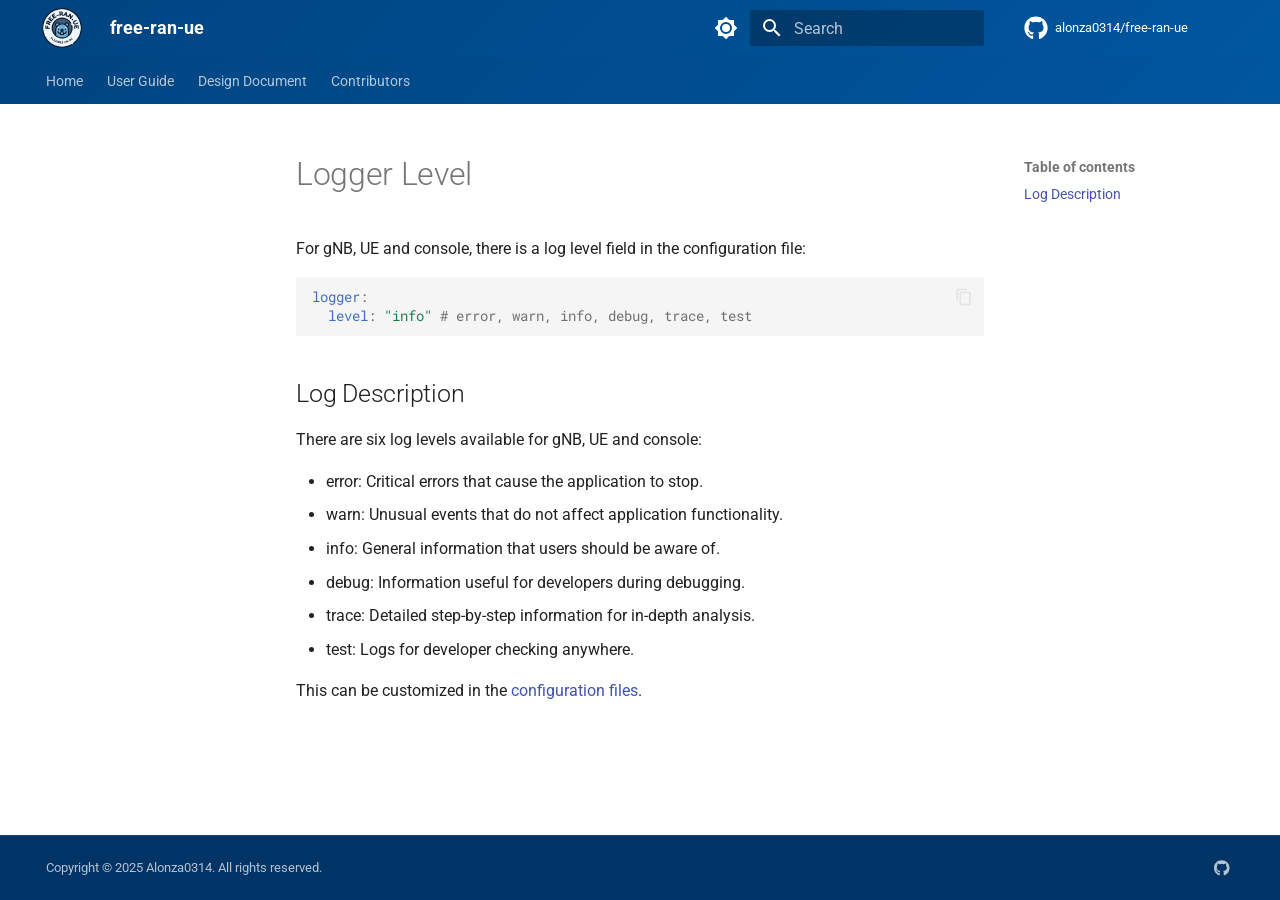
<file: doc-user-guide/04-logger-level/index.html>
<!doctype html><html lang=en class=no-js> <head><meta charset=utf-8><meta name=viewport content="width=device-width,initial-scale=1"><meta name=description content="RAN/UE Simulation Tool"><meta name=author content=alonza0314><link href=https://alonza0314.github.io/free-ran-ue/doc-user-guide/04-logger-level/ rel=canonical><link rel=icon href=../../image/free-ran-ue-favicon.png><meta name=generator content="mkdocs-1.5.3, mkdocs-material-9.5.13"><title>Logger Level - free-ran-ue</title><link rel=stylesheet href=../../assets/stylesheets/main.7e359304.min.css><link rel=stylesheet href=../../assets/stylesheets/palette.06af60db.min.css><link rel=preconnect href=https://fonts.gstatic.com crossorigin><link rel=stylesheet href="https://fonts.googleapis.com/css?family=Roboto:300,300i,400,400i,700,700i%7CRoboto+Mono:400,400i,700,700i&display=fallback"><style>:root{--md-text-font:"Roboto";--md-code-font:"Roboto Mono"}</style><link rel=stylesheet href=../../stylesheets/extra.css><script>__md_scope=new URL("../..",location),__md_hash=e=>[...e].reduce((e,_)=>(e<<5)-e+_.charCodeAt(0),0),__md_get=(e,_=localStorage,t=__md_scope)=>JSON.parse(_.getItem(t.pathname+"."+e)),__md_set=(e,_,t=localStorage,a=__md_scope)=>{try{t.setItem(a.pathname+"."+e,JSON.stringify(_))}catch(e){}}</script></head> <body dir=ltr data-md-color-scheme=default data-md-color-primary=blue-grey data-md-color-accent=light-blue> <input class=md-toggle data-md-toggle=drawer type=checkbox id=__drawer autocomplete=off> <input class=md-toggle data-md-toggle=search type=checkbox id=__search autocomplete=off> <label class=md-overlay for=__drawer></label> <div data-md-component=skip> <a href=#logger-level class=md-skip> Skip to content </a> </div> <div data-md-component=announce> </div> <header class=md-header data-md-component=header> <nav class="md-header__inner md-grid" aria-label=Header> <a href=../.. title=free-ran-ue class="md-header__button md-logo" aria-label=free-ran-ue data-md-component=logo> <img src=../../image/free-ran-ue-logo.png alt=logo> </a> <label class="md-header__button md-icon" for=__drawer> <svg xmlns=http://www.w3.org/2000/svg viewbox="0 0 24 24"><path d="M3 6h18v2H3V6m0 5h18v2H3v-2m0 5h18v2H3v-2Z"/></svg> </label> <div class=md-header__title data-md-component=header-title> <div class=md-header__ellipsis> <div class=md-header__topic> <span class=md-ellipsis> free-ran-ue </span> </div> <div class=md-header__topic data-md-component=header-topic> <span class=md-ellipsis> Logger Level </span> </div> </div> </div> <form class=md-header__option data-md-component=palette> <input class=md-option data-md-color-media data-md-color-scheme=default data-md-color-primary=blue-grey data-md-color-accent=light-blue aria-label="Switch to dark mode" type=radio name=__palette id=__palette_0> <label class="md-header__button md-icon" title="Switch to dark mode" for=__palette_1 hidden> <svg xmlns=http://www.w3.org/2000/svg viewbox="0 0 24 24"><path d="M12 8a4 4 0 0 0-4 4 4 4 0 0 0 4 4 4 4 0 0 0 4-4 4 4 0 0 0-4-4m0 10a6 6 0 0 1-6-6 6 6 0 0 1 6-6 6 6 0 0 1 6 6 6 6 0 0 1-6 6m8-9.31V4h-4.69L12 .69 8.69 4H4v4.69L.69 12 4 15.31V20h4.69L12 23.31 15.31 20H20v-4.69L23.31 12 20 8.69Z"/></svg> </label> <input class=md-option data-md-color-media data-md-color-scheme=slate data-md-color-primary=blue-grey data-md-color-accent=light-blue aria-label="Switch to light mode" type=radio name=__palette id=__palette_1> <label class="md-header__button md-icon" title="Switch to light mode" for=__palette_0 hidden> <svg xmlns=http://www.w3.org/2000/svg viewbox="0 0 24 24"><path d="M12 18c-.89 0-1.74-.2-2.5-.55C11.56 16.5 13 14.42 13 12c0-2.42-1.44-4.5-3.5-5.45C10.26 6.2 11.11 6 12 6a6 6 0 0 1 6 6 6 6 0 0 1-6 6m8-9.31V4h-4.69L12 .69 8.69 4H4v4.69L.69 12 4 15.31V20h4.69L12 23.31 15.31 20H20v-4.69L23.31 12 20 8.69Z"/></svg> </label> </form> <script>var media,input,key,value,palette=__md_get("__palette");if(palette&&palette.color){"(prefers-color-scheme)"===palette.color.media&&(media=matchMedia("(prefers-color-scheme: light)"),input=document.querySelector(media.matches?"[data-md-color-media='(prefers-color-scheme: light)']":"[data-md-color-media='(prefers-color-scheme: dark)']"),palette.color.media=input.getAttribute("data-md-color-media"),palette.color.scheme=input.getAttribute("data-md-color-scheme"),palette.color.primary=input.getAttribute("data-md-color-primary"),palette.color.accent=input.getAttribute("data-md-color-accent"));for([key,value]of Object.entries(palette.color))document.body.setAttribute("data-md-color-"+key,value)}</script> <label class="md-header__button md-icon" for=__search> <svg xmlns=http://www.w3.org/2000/svg viewbox="0 0 24 24"><path d="M9.5 3A6.5 6.5 0 0 1 16 9.5c0 1.61-.59 3.09-1.56 4.23l.27.27h.79l5 5-1.5 1.5-5-5v-.79l-.27-.27A6.516 6.516 0 0 1 9.5 16 6.5 6.5 0 0 1 3 9.5 6.5 6.5 0 0 1 9.5 3m0 2C7 5 5 7 5 9.5S7 14 9.5 14 14 12 14 9.5 12 5 9.5 5Z"/></svg> </label> <div class=md-search data-md-component=search role=dialog> <label class=md-search__overlay for=__search></label> <div class=md-search__inner role=search> <form class=md-search__form name=search> <input type=text class=md-search__input name=query aria-label=Search placeholder=Search autocapitalize=off autocorrect=off autocomplete=off spellcheck=false data-md-component=search-query required> <label class="md-search__icon md-icon" for=__search> <svg xmlns=http://www.w3.org/2000/svg viewbox="0 0 24 24"><path d="M9.5 3A6.5 6.5 0 0 1 16 9.5c0 1.61-.59 3.09-1.56 4.23l.27.27h.79l5 5-1.5 1.5-5-5v-.79l-.27-.27A6.516 6.516 0 0 1 9.5 16 6.5 6.5 0 0 1 3 9.5 6.5 6.5 0 0 1 9.5 3m0 2C7 5 5 7 5 9.5S7 14 9.5 14 14 12 14 9.5 12 5 9.5 5Z"/></svg> <svg xmlns=http://www.w3.org/2000/svg viewbox="0 0 24 24"><path d="M20 11v2H8l5.5 5.5-1.42 1.42L4.16 12l7.92-7.92L13.5 5.5 8 11h12Z"/></svg> </label> <nav class=md-search__options aria-label=Search> <a href=javascript:void(0) class="md-search__icon md-icon" title=Share aria-label=Share data-clipboard data-clipboard-text data-md-component=search-share tabindex=-1> <svg xmlns=http://www.w3.org/2000/svg viewbox="0 0 24 24"><path d="M18 16.08c-.76 0-1.44.3-1.96.77L8.91 12.7c.05-.23.09-.46.09-.7 0-.24-.04-.47-.09-.7l7.05-4.11c.54.5 1.25.81 2.04.81a3 3 0 0 0 3-3 3 3 0 0 0-3-3 3 3 0 0 0-3 3c0 .24.04.47.09.7L8.04 9.81C7.5 9.31 6.79 9 6 9a3 3 0 0 0-3 3 3 3 0 0 0 3 3c.79 0 1.5-.31 2.04-.81l7.12 4.15c-.05.21-.08.43-.08.66 0 1.61 1.31 2.91 2.92 2.91 1.61 0 2.92-1.3 2.92-2.91A2.92 2.92 0 0 0 18 16.08Z"/></svg> </a> <button type=reset class="md-search__icon md-icon" title=Clear aria-label=Clear tabindex=-1> <svg xmlns=http://www.w3.org/2000/svg viewbox="0 0 24 24"><path d="M19 6.41 17.59 5 12 10.59 6.41 5 5 6.41 10.59 12 5 17.59 6.41 19 12 13.41 17.59 19 19 17.59 13.41 12 19 6.41Z"/></svg> </button> </nav> </form> <div class=md-search__output> <div class=md-search__scrollwrap data-md-scrollfix> <div class=md-search-result data-md-component=search-result> <div class=md-search-result__meta> Initializing search </div> <ol class=md-search-result__list role=presentation></ol> </div> </div> </div> </div> </div> <div class=md-header__source> <a href=https://github.com/alonza0314/free-ran-ue title="Go to repository" class=md-source data-md-component=source> <div class="md-source__icon md-icon"> <svg xmlns=http://www.w3.org/2000/svg viewbox="0 0 496 512"><!-- Font Awesome Free 6.5.1 by @fontawesome - https://fontawesome.com License - https://fontawesome.com/license/free (Icons: CC BY 4.0, Fonts: SIL OFL 1.1, Code: MIT License) Copyright 2023 Fonticons, Inc.--><path d="M165.9 397.4c0 2-2.3 3.6-5.2 3.6-3.3.3-5.6-1.3-5.6-3.6 0-2 2.3-3.6 5.2-3.6 3-.3 5.6 1.3 5.6 3.6zm-31.1-4.5c-.7 2 1.3 4.3 4.3 4.9 2.6 1 5.6 0 6.2-2s-1.3-4.3-4.3-5.2c-2.6-.7-5.5.3-6.2 2.3zm44.2-1.7c-2.9.7-4.9 2.6-4.6 4.9.3 2 2.9 3.3 5.9 2.6 2.9-.7 4.9-2.6 4.6-4.6-.3-1.9-3-3.2-5.9-2.9zM244.8 8C106.1 8 0 113.3 0 252c0 110.9 69.8 205.8 169.5 239.2 12.8 2.3 17.3-5.6 17.3-12.1 0-6.2-.3-40.4-.3-61.4 0 0-70 15-84.7-29.8 0 0-11.4-29.1-27.8-36.6 0 0-22.9-15.7 1.6-15.4 0 0 24.9 2 38.6 25.8 21.9 38.6 58.6 27.5 72.9 20.9 2.3-16 8.8-27.1 16-33.7-55.9-6.2-112.3-14.3-112.3-110.5 0-27.5 7.6-41.3 23.6-58.9-2.6-6.5-11.1-33.3 2.6-67.9 20.9-6.5 69 27 69 27 20-5.6 41.5-8.5 62.8-8.5s42.8 2.9 62.8 8.5c0 0 48.1-33.6 69-27 13.7 34.7 5.2 61.4 2.6 67.9 16 17.7 25.8 31.5 25.8 58.9 0 96.5-58.9 104.2-114.8 110.5 9.2 7.9 17 22.9 17 46.4 0 33.7-.3 75.4-.3 83.6 0 6.5 4.6 14.4 17.3 12.1C428.2 457.8 496 362.9 496 252 496 113.3 383.5 8 244.8 8zM97.2 352.9c-1.3 1-1 3.3.7 5.2 1.6 1.6 3.9 2.3 5.2 1 1.3-1 1-3.3-.7-5.2-1.6-1.6-3.9-2.3-5.2-1zm-10.8-8.1c-.7 1.3.3 2.9 2.3 3.9 1.6 1 3.6.7 4.3-.7.7-1.3-.3-2.9-2.3-3.9-2-.6-3.6-.3-4.3.7zm32.4 35.6c-1.6 1.3-1 4.3 1.3 6.2 2.3 2.3 5.2 2.6 6.5 1 1.3-1.3.7-4.3-1.3-6.2-2.2-2.3-5.2-2.6-6.5-1zm-11.4-14.7c-1.6 1-1.6 3.6 0 5.9 1.6 2.3 4.3 3.3 5.6 2.3 1.6-1.3 1.6-3.9 0-6.2-1.4-2.3-4-3.3-5.6-2z"/></svg> </div> <div class=md-source__repository> alonza0314/free-ran-ue </div> </a> </div> </nav> </header> <div class=md-container data-md-component=container> <nav class=md-tabs aria-label=Tabs data-md-component=tabs> <div class=md-grid> <ul class=md-tabs__list> <li class=md-tabs__item> <a href=../.. class=md-tabs__link> Home </a> </li> <li class=md-tabs__item> <a href=../ class=md-tabs__link> User Guide </a> </li> <li class=md-tabs__item> <a href=../../doc-design-document/ class=md-tabs__link> Design Document </a> </li> <li class=md-tabs__item> <a href=../../doc-contributors/ class=md-tabs__link> Contributors </a> </li> </ul> </div> </nav> <main class=md-main data-md-component=main> <div class="md-main__inner md-grid"> <div class="md-sidebar md-sidebar--primary" data-md-component=sidebar data-md-type=navigation> <div class=md-sidebar__scrollwrap> <div class=md-sidebar__inner> <nav class="md-nav md-nav--primary md-nav--lifted" aria-label=Navigation data-md-level=0> <label class=md-nav__title for=__drawer> <a href=../.. title=free-ran-ue class="md-nav__button md-logo" aria-label=free-ran-ue data-md-component=logo> <img src=../../image/free-ran-ue-logo.png alt=logo> </a> free-ran-ue </label> <div class=md-nav__source> <a href=https://github.com/alonza0314/free-ran-ue title="Go to repository" class=md-source data-md-component=source> <div class="md-source__icon md-icon"> <svg xmlns=http://www.w3.org/2000/svg viewbox="0 0 496 512"><!-- Font Awesome Free 6.5.1 by @fontawesome - https://fontawesome.com License - https://fontawesome.com/license/free (Icons: CC BY 4.0, Fonts: SIL OFL 1.1, Code: MIT License) Copyright 2023 Fonticons, Inc.--><path d="M165.9 397.4c0 2-2.3 3.6-5.2 3.6-3.3.3-5.6-1.3-5.6-3.6 0-2 2.3-3.6 5.2-3.6 3-.3 5.6 1.3 5.6 3.6zm-31.1-4.5c-.7 2 1.3 4.3 4.3 4.9 2.6 1 5.6 0 6.2-2s-1.3-4.3-4.3-5.2c-2.6-.7-5.5.3-6.2 2.3zm44.2-1.7c-2.9.7-4.9 2.6-4.6 4.9.3 2 2.9 3.3 5.9 2.6 2.9-.7 4.9-2.6 4.6-4.6-.3-1.9-3-3.2-5.9-2.9zM244.8 8C106.1 8 0 113.3 0 252c0 110.9 69.8 205.8 169.5 239.2 12.8 2.3 17.3-5.6 17.3-12.1 0-6.2-.3-40.4-.3-61.4 0 0-70 15-84.7-29.8 0 0-11.4-29.1-27.8-36.6 0 0-22.9-15.7 1.6-15.4 0 0 24.9 2 38.6 25.8 21.9 38.6 58.6 27.5 72.9 20.9 2.3-16 8.8-27.1 16-33.7-55.9-6.2-112.3-14.3-112.3-110.5 0-27.5 7.6-41.3 23.6-58.9-2.6-6.5-11.1-33.3 2.6-67.9 20.9-6.5 69 27 69 27 20-5.6 41.5-8.5 62.8-8.5s42.8 2.9 62.8 8.5c0 0 48.1-33.6 69-27 13.7 34.7 5.2 61.4 2.6 67.9 16 17.7 25.8 31.5 25.8 58.9 0 96.5-58.9 104.2-114.8 110.5 9.2 7.9 17 22.9 17 46.4 0 33.7-.3 75.4-.3 83.6 0 6.5 4.6 14.4 17.3 12.1C428.2 457.8 496 362.9 496 252 496 113.3 383.5 8 244.8 8zM97.2 352.9c-1.3 1-1 3.3.7 5.2 1.6 1.6 3.9 2.3 5.2 1 1.3-1 1-3.3-.7-5.2-1.6-1.6-3.9-2.3-5.2-1zm-10.8-8.1c-.7 1.3.3 2.9 2.3 3.9 1.6 1 3.6.7 4.3-.7.7-1.3-.3-2.9-2.3-3.9-2-.6-3.6-.3-4.3.7zm32.4 35.6c-1.6 1.3-1 4.3 1.3 6.2 2.3 2.3 5.2 2.6 6.5 1 1.3-1.3.7-4.3-1.3-6.2-2.2-2.3-5.2-2.6-6.5-1zm-11.4-14.7c-1.6 1-1.6 3.6 0 5.9 1.6 2.3 4.3 3.3 5.6 2.3 1.6-1.3 1.6-3.9 0-6.2-1.4-2.3-4-3.3-5.6-2z"/></svg> </div> <div class=md-source__repository> alonza0314/free-ran-ue </div> </a> </div> <ul class=md-nav__list data-md-scrollfix> <li class=md-nav__item> <a href=../.. class=md-nav__link> <span class=md-ellipsis> Home </span> </a> </li> <li class=md-nav__item> <a href=../ class=md-nav__link> <span class=md-ellipsis> User Guide </span> </a> </li> <li class=md-nav__item> <a href=../../doc-design-document/ class=md-nav__link> <span class=md-ellipsis> Design Document </span> </a> </li> <li class=md-nav__item> <a href=../../doc-contributors/ class=md-nav__link> <span class=md-ellipsis> Contributors </span> </a> </li> </ul> </nav> </div> </div> </div> <div class="md-sidebar md-sidebar--secondary" data-md-component=sidebar data-md-type=toc> <div class=md-sidebar__scrollwrap> <div class=md-sidebar__inner> <nav class="md-nav md-nav--secondary" aria-label="Table of contents"> <label class=md-nav__title for=__toc> <span class="md-nav__icon md-icon"></span> Table of contents </label> <ul class=md-nav__list data-md-component=toc data-md-scrollfix> <li class=md-nav__item> <a href=#log-description class=md-nav__link> <span class=md-ellipsis> Log Description </span> </a> </li> </ul> </nav> </div> </div> </div> <div class=md-content data-md-component=content> <article class="md-content__inner md-typeset"> <h1 id=logger-level>Logger Level</h1> <p>For gNB, UE and console, there is a log level field in the configuration file:</p> <div class="language-yaml highlight"><pre><span></span><code><span id=__span-0-1><a id=__codelineno-0-1 name=__codelineno-0-1 href=#__codelineno-0-1></a><span class=nt>logger</span><span class=p>:</span>
</span><span id=__span-0-2><a id=__codelineno-0-2 name=__codelineno-0-2 href=#__codelineno-0-2></a><span class=w>  </span><span class=nt>level</span><span class=p>:</span><span class=w> </span><span class=s>&quot;info&quot;</span><span class=w> </span><span class=c1># error, warn, info, debug, trace, test</span>
</span></code></pre></div> <h2 id=log-description>Log Description</h2> <p>There are six log levels available for gNB, UE and console:</p> <ul> <li>error: Critical errors that cause the application to stop.</li> <li>warn: Unusual events that do not affect application functionality.</li> <li>info: General information that users should be aware of.</li> <li>debug: Information useful for developers during debugging.</li> <li>trace: Detailed step-by-step information for in-depth analysis.</li> <li>test: Logs for developer checking anywhere.</li> </ul> <p>This can be customized in the <a href=https://github.com/Alonza0314/free-ran-ue/tree/main/config>configuration files</a>.</p> </article> </div> <script>var tabs=__md_get("__tabs");if(Array.isArray(tabs))e:for(var set of document.querySelectorAll(".tabbed-set")){var tab,labels=set.querySelector(".tabbed-labels");for(tab of tabs)for(var label of labels.getElementsByTagName("label"))if(label.innerText.trim()===tab){var input=document.getElementById(label.htmlFor);input.checked=!0;continue e}}</script> <script>var target=document.getElementById(location.hash.slice(1));target&&target.name&&(target.checked=target.name.startsWith("__tabbed_"))</script> </div> <button type=button class="md-top md-icon" data-md-component=top hidden> <svg xmlns=http://www.w3.org/2000/svg viewbox="0 0 24 24"><path d="M13 20h-2V8l-5.5 5.5-1.42-1.42L12 4.16l7.92 7.92-1.42 1.42L13 8v12Z"/></svg> Back to top </button> </main> <footer class=md-footer> <div class="md-footer-meta md-typeset"> <div class="md-footer-meta__inner md-grid"> <div class=md-copyright> <div class=md-copyright__highlight> Copyright &copy; 2025 Alonza0314. All rights reserved. </div> </div> <div class=md-social> <a href=https://github.com/alonza0314 target=_blank rel=noopener title=github.com class=md-social__link> <svg xmlns=http://www.w3.org/2000/svg viewbox="0 0 496 512"><!-- Font Awesome Free 6.5.1 by @fontawesome - https://fontawesome.com License - https://fontawesome.com/license/free (Icons: CC BY 4.0, Fonts: SIL OFL 1.1, Code: MIT License) Copyright 2023 Fonticons, Inc.--><path d="M165.9 397.4c0 2-2.3 3.6-5.2 3.6-3.3.3-5.6-1.3-5.6-3.6 0-2 2.3-3.6 5.2-3.6 3-.3 5.6 1.3 5.6 3.6zm-31.1-4.5c-.7 2 1.3 4.3 4.3 4.9 2.6 1 5.6 0 6.2-2s-1.3-4.3-4.3-5.2c-2.6-.7-5.5.3-6.2 2.3zm44.2-1.7c-2.9.7-4.9 2.6-4.6 4.9.3 2 2.9 3.3 5.9 2.6 2.9-.7 4.9-2.6 4.6-4.6-.3-1.9-3-3.2-5.9-2.9zM244.8 8C106.1 8 0 113.3 0 252c0 110.9 69.8 205.8 169.5 239.2 12.8 2.3 17.3-5.6 17.3-12.1 0-6.2-.3-40.4-.3-61.4 0 0-70 15-84.7-29.8 0 0-11.4-29.1-27.8-36.6 0 0-22.9-15.7 1.6-15.4 0 0 24.9 2 38.6 25.8 21.9 38.6 58.6 27.5 72.9 20.9 2.3-16 8.8-27.1 16-33.7-55.9-6.2-112.3-14.3-112.3-110.5 0-27.5 7.6-41.3 23.6-58.9-2.6-6.5-11.1-33.3 2.6-67.9 20.9-6.5 69 27 69 27 20-5.6 41.5-8.5 62.8-8.5s42.8 2.9 62.8 8.5c0 0 48.1-33.6 69-27 13.7 34.7 5.2 61.4 2.6 67.9 16 17.7 25.8 31.5 25.8 58.9 0 96.5-58.9 104.2-114.8 110.5 9.2 7.9 17 22.9 17 46.4 0 33.7-.3 75.4-.3 83.6 0 6.5 4.6 14.4 17.3 12.1C428.2 457.8 496 362.9 496 252 496 113.3 383.5 8 244.8 8zM97.2 352.9c-1.3 1-1 3.3.7 5.2 1.6 1.6 3.9 2.3 5.2 1 1.3-1 1-3.3-.7-5.2-1.6-1.6-3.9-2.3-5.2-1zm-10.8-8.1c-.7 1.3.3 2.9 2.3 3.9 1.6 1 3.6.7 4.3-.7.7-1.3-.3-2.9-2.3-3.9-2-.6-3.6-.3-4.3.7zm32.4 35.6c-1.6 1.3-1 4.3 1.3 6.2 2.3 2.3 5.2 2.6 6.5 1 1.3-1.3.7-4.3-1.3-6.2-2.2-2.3-5.2-2.6-6.5-1zm-11.4-14.7c-1.6 1-1.6 3.6 0 5.9 1.6 2.3 4.3 3.3 5.6 2.3 1.6-1.3 1.6-3.9 0-6.2-1.4-2.3-4-3.3-5.6-2z"/></svg> </a> </div> </div> </div> </footer> </div> <div class=md-dialog data-md-component=dialog> <div class="md-dialog__inner md-typeset"></div> </div> <script id=__config type=application/json>{"base": "../..", "features": ["navigation.tabs", "navigation.sections", "navigation.top", "search.highlight", "search.share", "header.autohide", "content.code.copy", "content.code.select", "content.tabs.link"], "search": "../../assets/javascripts/workers/search.b8dbb3d2.min.js", "translations": {"clipboard.copied": "Copied to clipboard", "clipboard.copy": "Copy to clipboard", "search.result.more.one": "1 more on this page", "search.result.more.other": "# more on this page", "search.result.none": "No matching documents", "search.result.one": "1 matching document", "search.result.other": "# matching documents", "search.result.placeholder": "Type to start searching", "search.result.term.missing": "Missing", "select.version": "Select version"}}</script> <script src=../../assets/javascripts/bundle.c8d2eff1.min.js></script> <script src=../../javascripts/extra.js></script> </body> </html>
</file>
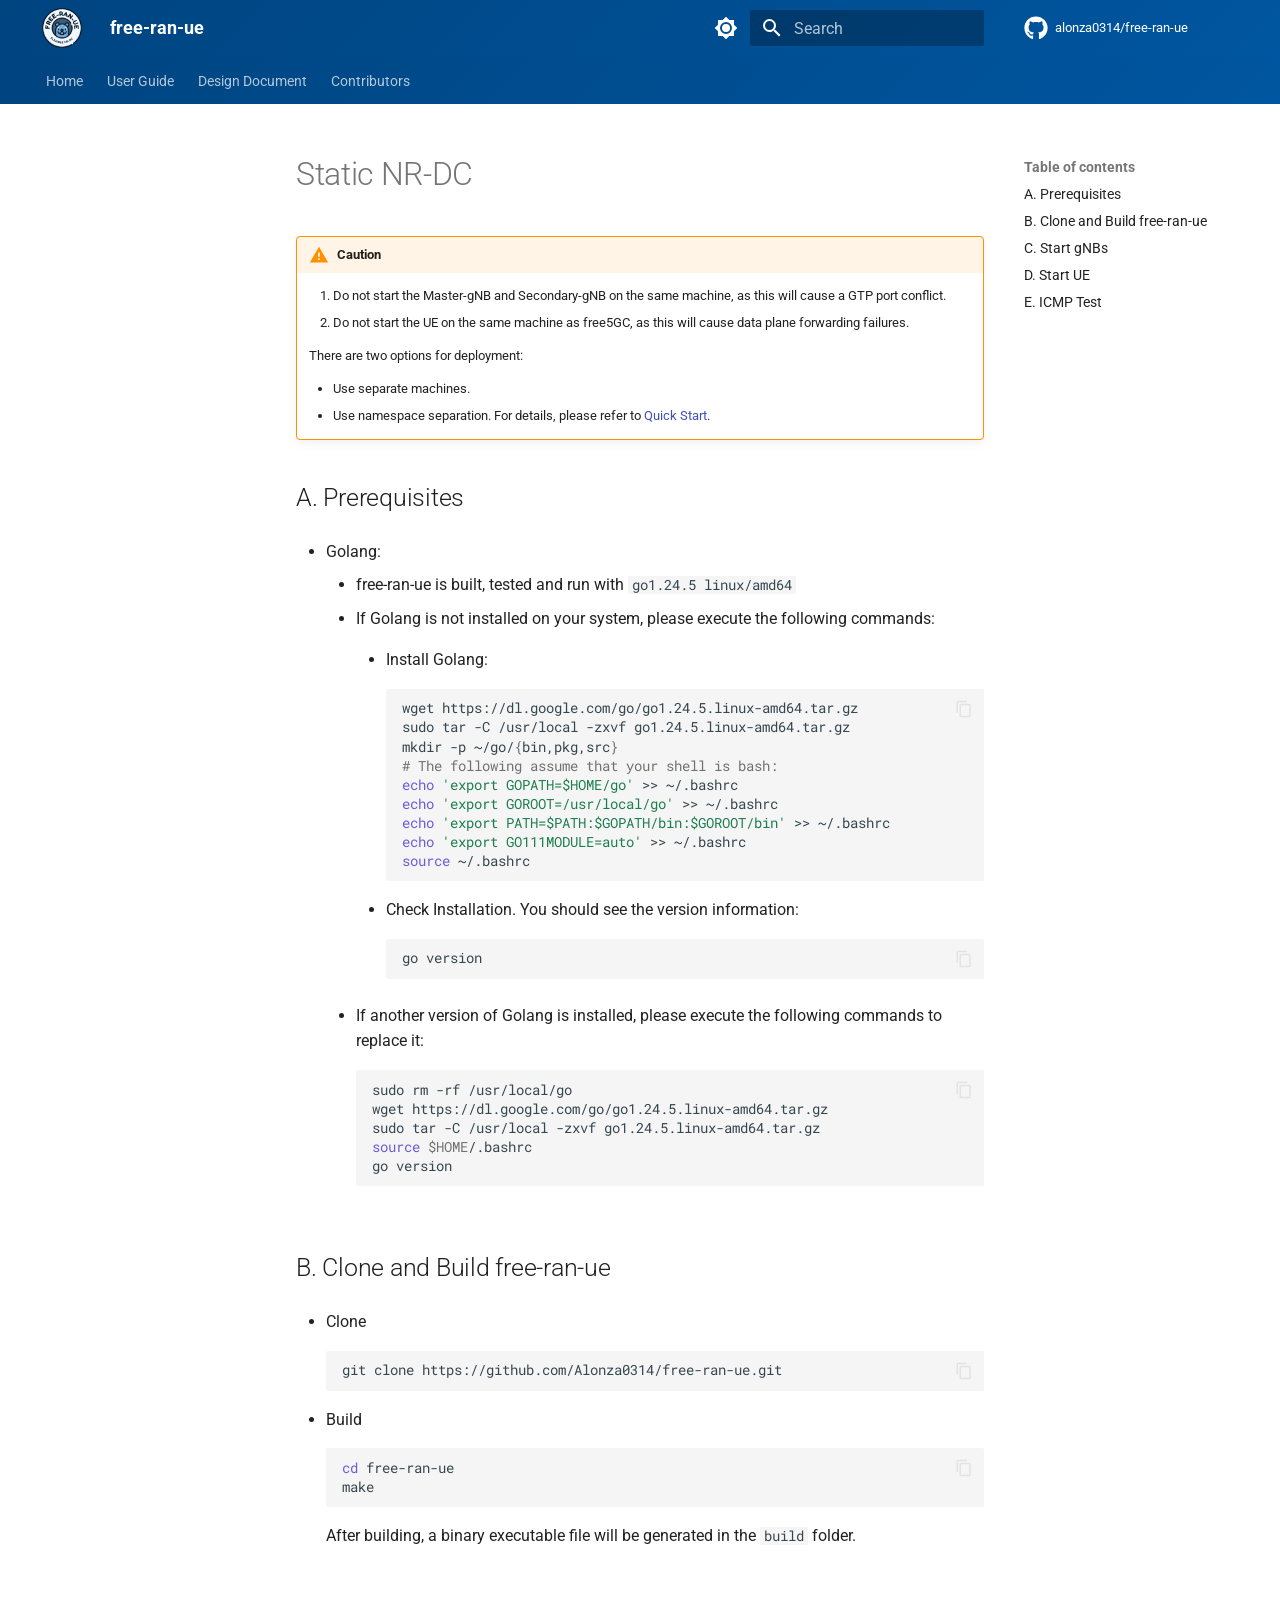
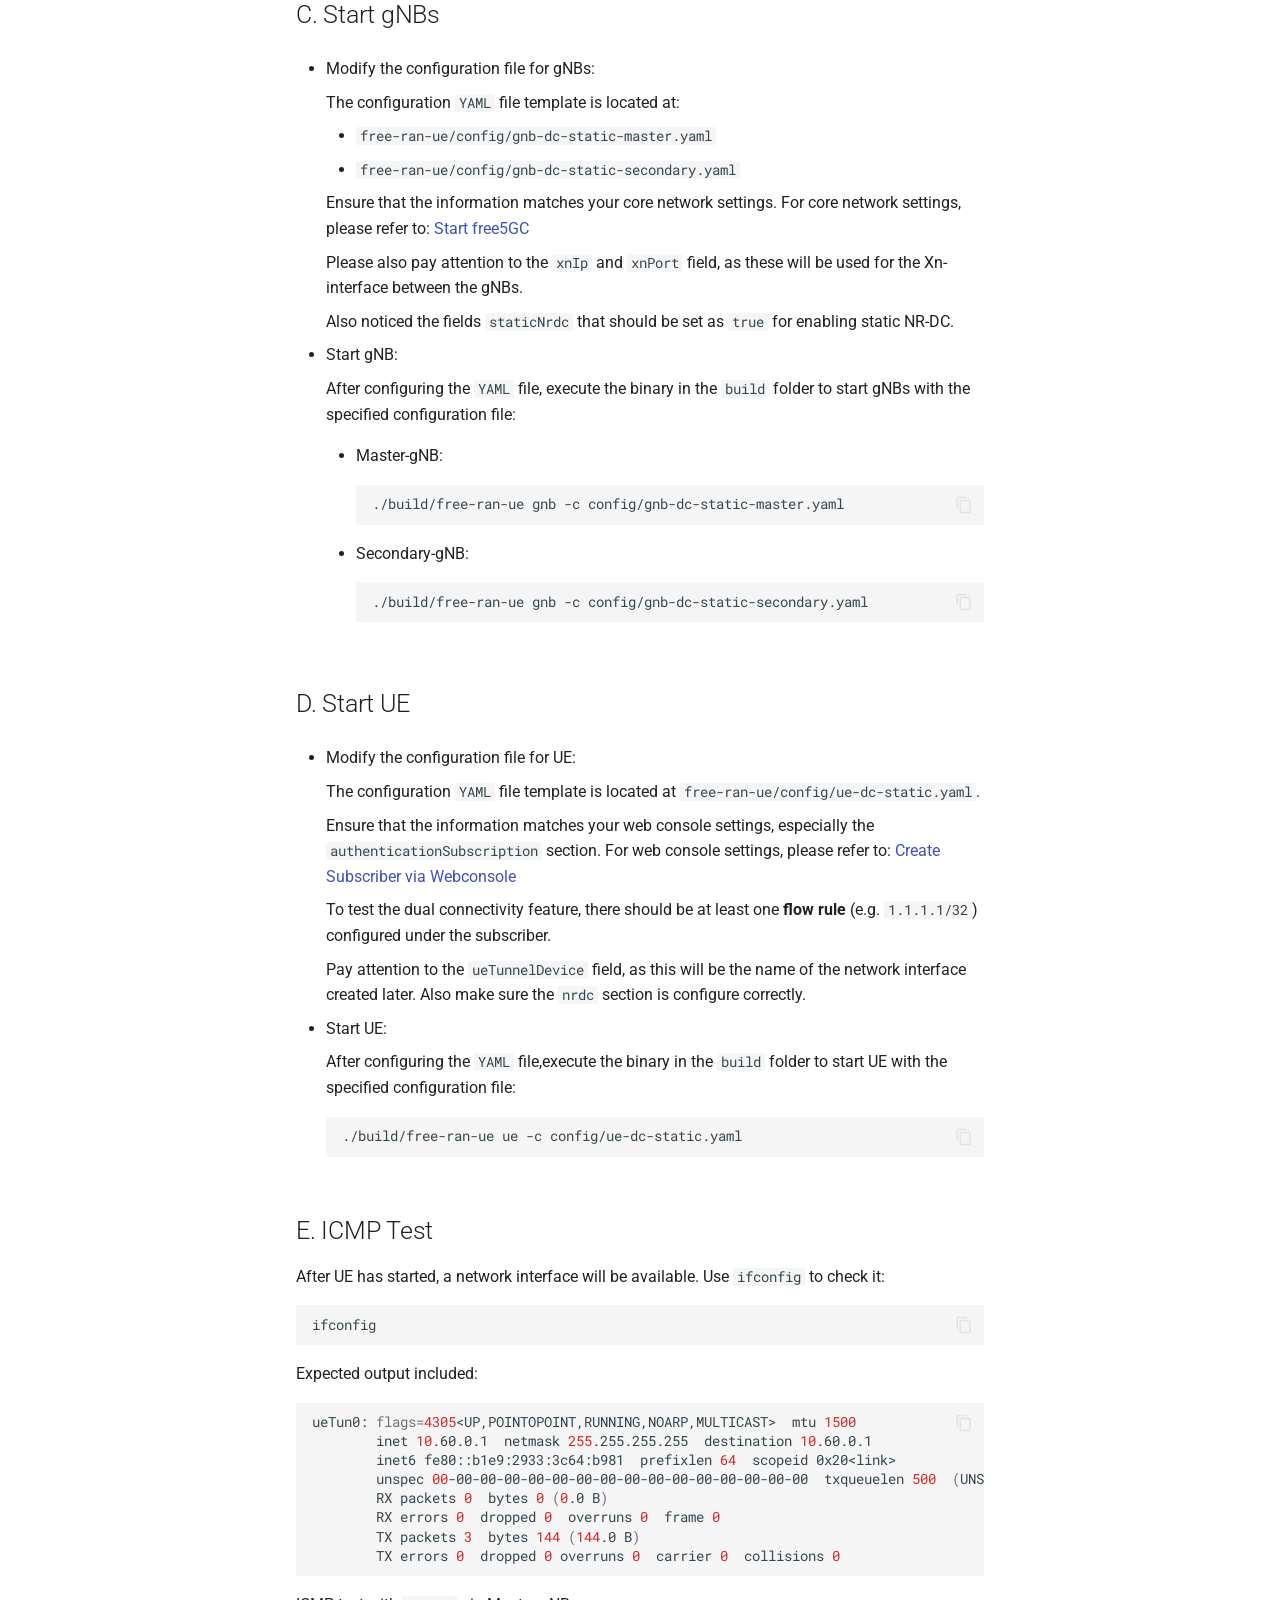
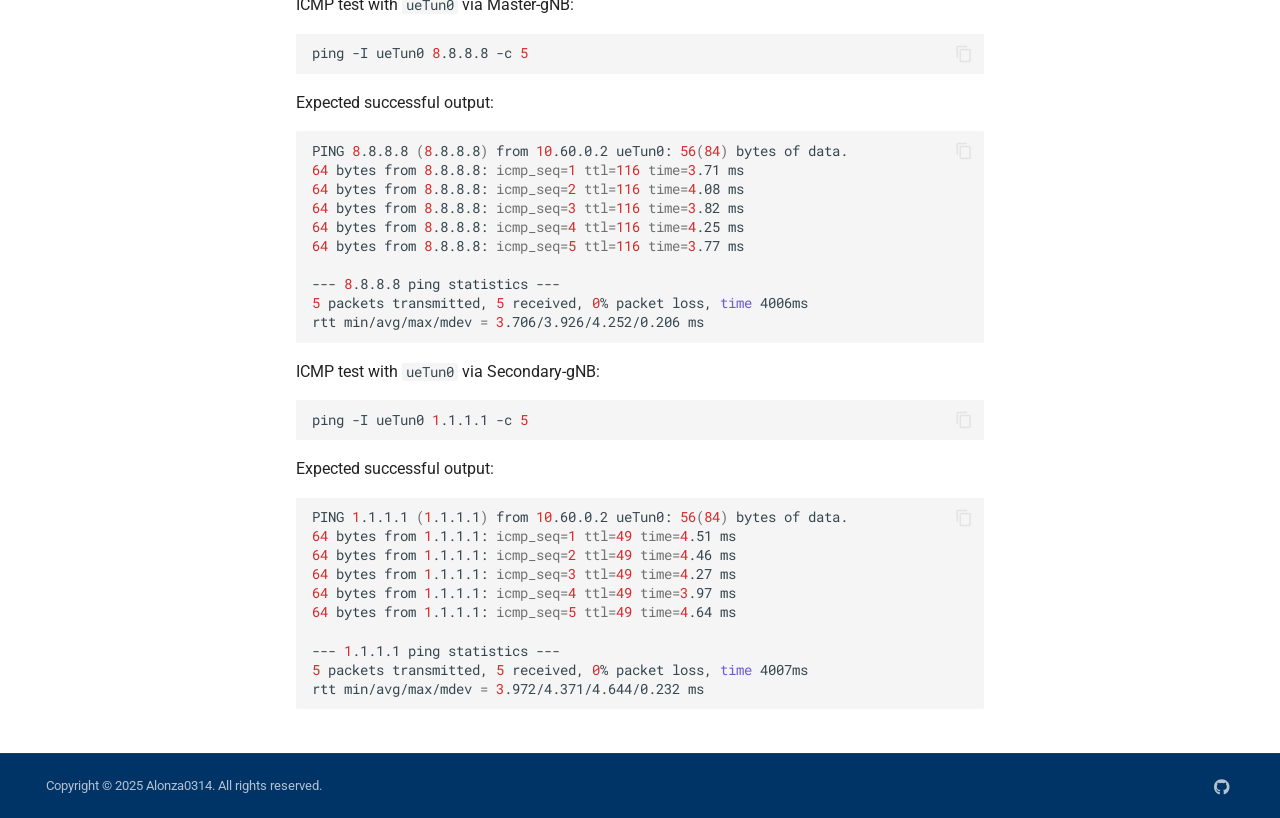
<file: doc-user-guide/05-static-nrdc/index.html>
<!doctype html><html lang=en class=no-js> <head><meta charset=utf-8><meta name=viewport content="width=device-width,initial-scale=1"><meta name=description content="RAN/UE Simulation Tool"><meta name=author content=alonza0314><link href=https://alonza0314.github.io/free-ran-ue/doc-user-guide/05-static-nrdc/ rel=canonical><link rel=icon href=../../image/free-ran-ue-favicon.png><meta name=generator content="mkdocs-1.5.3, mkdocs-material-9.5.13"><title>Static NR-DC - free-ran-ue</title><link rel=stylesheet href=../../assets/stylesheets/main.7e359304.min.css><link rel=stylesheet href=../../assets/stylesheets/palette.06af60db.min.css><link rel=preconnect href=https://fonts.gstatic.com crossorigin><link rel=stylesheet href="https://fonts.googleapis.com/css?family=Roboto:300,300i,400,400i,700,700i%7CRoboto+Mono:400,400i,700,700i&display=fallback"><style>:root{--md-text-font:"Roboto";--md-code-font:"Roboto Mono"}</style><link rel=stylesheet href=../../stylesheets/extra.css><script>__md_scope=new URL("../..",location),__md_hash=e=>[...e].reduce((e,_)=>(e<<5)-e+_.charCodeAt(0),0),__md_get=(e,_=localStorage,t=__md_scope)=>JSON.parse(_.getItem(t.pathname+"."+e)),__md_set=(e,_,t=localStorage,a=__md_scope)=>{try{t.setItem(a.pathname+"."+e,JSON.stringify(_))}catch(e){}}</script></head> <body dir=ltr data-md-color-scheme=default data-md-color-primary=blue-grey data-md-color-accent=light-blue> <input class=md-toggle data-md-toggle=drawer type=checkbox id=__drawer autocomplete=off> <input class=md-toggle data-md-toggle=search type=checkbox id=__search autocomplete=off> <label class=md-overlay for=__drawer></label> <div data-md-component=skip> <a href=#static-nr-dc class=md-skip> Skip to content </a> </div> <div data-md-component=announce> </div> <header class=md-header data-md-component=header> <nav class="md-header__inner md-grid" aria-label=Header> <a href=../.. title=free-ran-ue class="md-header__button md-logo" aria-label=free-ran-ue data-md-component=logo> <img src=../../image/free-ran-ue-logo.png alt=logo> </a> <label class="md-header__button md-icon" for=__drawer> <svg xmlns=http://www.w3.org/2000/svg viewbox="0 0 24 24"><path d="M3 6h18v2H3V6m0 5h18v2H3v-2m0 5h18v2H3v-2Z"/></svg> </label> <div class=md-header__title data-md-component=header-title> <div class=md-header__ellipsis> <div class=md-header__topic> <span class=md-ellipsis> free-ran-ue </span> </div> <div class=md-header__topic data-md-component=header-topic> <span class=md-ellipsis> Static NR-DC </span> </div> </div> </div> <form class=md-header__option data-md-component=palette> <input class=md-option data-md-color-media data-md-color-scheme=default data-md-color-primary=blue-grey data-md-color-accent=light-blue aria-label="Switch to dark mode" type=radio name=__palette id=__palette_0> <label class="md-header__button md-icon" title="Switch to dark mode" for=__palette_1 hidden> <svg xmlns=http://www.w3.org/2000/svg viewbox="0 0 24 24"><path d="M12 8a4 4 0 0 0-4 4 4 4 0 0 0 4 4 4 4 0 0 0 4-4 4 4 0 0 0-4-4m0 10a6 6 0 0 1-6-6 6 6 0 0 1 6-6 6 6 0 0 1 6 6 6 6 0 0 1-6 6m8-9.31V4h-4.69L12 .69 8.69 4H4v4.69L.69 12 4 15.31V20h4.69L12 23.31 15.31 20H20v-4.69L23.31 12 20 8.69Z"/></svg> </label> <input class=md-option data-md-color-media data-md-color-scheme=slate data-md-color-primary=blue-grey data-md-color-accent=light-blue aria-label="Switch to light mode" type=radio name=__palette id=__palette_1> <label class="md-header__button md-icon" title="Switch to light mode" for=__palette_0 hidden> <svg xmlns=http://www.w3.org/2000/svg viewbox="0 0 24 24"><path d="M12 18c-.89 0-1.74-.2-2.5-.55C11.56 16.5 13 14.42 13 12c0-2.42-1.44-4.5-3.5-5.45C10.26 6.2 11.11 6 12 6a6 6 0 0 1 6 6 6 6 0 0 1-6 6m8-9.31V4h-4.69L12 .69 8.69 4H4v4.69L.69 12 4 15.31V20h4.69L12 23.31 15.31 20H20v-4.69L23.31 12 20 8.69Z"/></svg> </label> </form> <script>var media,input,key,value,palette=__md_get("__palette");if(palette&&palette.color){"(prefers-color-scheme)"===palette.color.media&&(media=matchMedia("(prefers-color-scheme: light)"),input=document.querySelector(media.matches?"[data-md-color-media='(prefers-color-scheme: light)']":"[data-md-color-media='(prefers-color-scheme: dark)']"),palette.color.media=input.getAttribute("data-md-color-media"),palette.color.scheme=input.getAttribute("data-md-color-scheme"),palette.color.primary=input.getAttribute("data-md-color-primary"),palette.color.accent=input.getAttribute("data-md-color-accent"));for([key,value]of Object.entries(palette.color))document.body.setAttribute("data-md-color-"+key,value)}</script> <label class="md-header__button md-icon" for=__search> <svg xmlns=http://www.w3.org/2000/svg viewbox="0 0 24 24"><path d="M9.5 3A6.5 6.5 0 0 1 16 9.5c0 1.61-.59 3.09-1.56 4.23l.27.27h.79l5 5-1.5 1.5-5-5v-.79l-.27-.27A6.516 6.516 0 0 1 9.5 16 6.5 6.5 0 0 1 3 9.5 6.5 6.5 0 0 1 9.5 3m0 2C7 5 5 7 5 9.5S7 14 9.5 14 14 12 14 9.5 12 5 9.5 5Z"/></svg> </label> <div class=md-search data-md-component=search role=dialog> <label class=md-search__overlay for=__search></label> <div class=md-search__inner role=search> <form class=md-search__form name=search> <input type=text class=md-search__input name=query aria-label=Search placeholder=Search autocapitalize=off autocorrect=off autocomplete=off spellcheck=false data-md-component=search-query required> <label class="md-search__icon md-icon" for=__search> <svg xmlns=http://www.w3.org/2000/svg viewbox="0 0 24 24"><path d="M9.5 3A6.5 6.5 0 0 1 16 9.5c0 1.61-.59 3.09-1.56 4.23l.27.27h.79l5 5-1.5 1.5-5-5v-.79l-.27-.27A6.516 6.516 0 0 1 9.5 16 6.5 6.5 0 0 1 3 9.5 6.5 6.5 0 0 1 9.5 3m0 2C7 5 5 7 5 9.5S7 14 9.5 14 14 12 14 9.5 12 5 9.5 5Z"/></svg> <svg xmlns=http://www.w3.org/2000/svg viewbox="0 0 24 24"><path d="M20 11v2H8l5.5 5.5-1.42 1.42L4.16 12l7.92-7.92L13.5 5.5 8 11h12Z"/></svg> </label> <nav class=md-search__options aria-label=Search> <a href=javascript:void(0) class="md-search__icon md-icon" title=Share aria-label=Share data-clipboard data-clipboard-text data-md-component=search-share tabindex=-1> <svg xmlns=http://www.w3.org/2000/svg viewbox="0 0 24 24"><path d="M18 16.08c-.76 0-1.44.3-1.96.77L8.91 12.7c.05-.23.09-.46.09-.7 0-.24-.04-.47-.09-.7l7.05-4.11c.54.5 1.25.81 2.04.81a3 3 0 0 0 3-3 3 3 0 0 0-3-3 3 3 0 0 0-3 3c0 .24.04.47.09.7L8.04 9.81C7.5 9.31 6.79 9 6 9a3 3 0 0 0-3 3 3 3 0 0 0 3 3c.79 0 1.5-.31 2.04-.81l7.12 4.15c-.05.21-.08.43-.08.66 0 1.61 1.31 2.91 2.92 2.91 1.61 0 2.92-1.3 2.92-2.91A2.92 2.92 0 0 0 18 16.08Z"/></svg> </a> <button type=reset class="md-search__icon md-icon" title=Clear aria-label=Clear tabindex=-1> <svg xmlns=http://www.w3.org/2000/svg viewbox="0 0 24 24"><path d="M19 6.41 17.59 5 12 10.59 6.41 5 5 6.41 10.59 12 5 17.59 6.41 19 12 13.41 17.59 19 19 17.59 13.41 12 19 6.41Z"/></svg> </button> </nav> </form> <div class=md-search__output> <div class=md-search__scrollwrap data-md-scrollfix> <div class=md-search-result data-md-component=search-result> <div class=md-search-result__meta> Initializing search </div> <ol class=md-search-result__list role=presentation></ol> </div> </div> </div> </div> </div> <div class=md-header__source> <a href=https://github.com/alonza0314/free-ran-ue title="Go to repository" class=md-source data-md-component=source> <div class="md-source__icon md-icon"> <svg xmlns=http://www.w3.org/2000/svg viewbox="0 0 496 512"><!-- Font Awesome Free 6.5.1 by @fontawesome - https://fontawesome.com License - https://fontawesome.com/license/free (Icons: CC BY 4.0, Fonts: SIL OFL 1.1, Code: MIT License) Copyright 2023 Fonticons, Inc.--><path d="M165.9 397.4c0 2-2.3 3.6-5.2 3.6-3.3.3-5.6-1.3-5.6-3.6 0-2 2.3-3.6 5.2-3.6 3-.3 5.6 1.3 5.6 3.6zm-31.1-4.5c-.7 2 1.3 4.3 4.3 4.9 2.6 1 5.6 0 6.2-2s-1.3-4.3-4.3-5.2c-2.6-.7-5.5.3-6.2 2.3zm44.2-1.7c-2.9.7-4.9 2.6-4.6 4.9.3 2 2.9 3.3 5.9 2.6 2.9-.7 4.9-2.6 4.6-4.6-.3-1.9-3-3.2-5.9-2.9zM244.8 8C106.1 8 0 113.3 0 252c0 110.9 69.8 205.8 169.5 239.2 12.8 2.3 17.3-5.6 17.3-12.1 0-6.2-.3-40.4-.3-61.4 0 0-70 15-84.7-29.8 0 0-11.4-29.1-27.8-36.6 0 0-22.9-15.7 1.6-15.4 0 0 24.9 2 38.6 25.8 21.9 38.6 58.6 27.5 72.9 20.9 2.3-16 8.8-27.1 16-33.7-55.9-6.2-112.3-14.3-112.3-110.5 0-27.5 7.6-41.3 23.6-58.9-2.6-6.5-11.1-33.3 2.6-67.9 20.9-6.5 69 27 69 27 20-5.6 41.5-8.5 62.8-8.5s42.8 2.9 62.8 8.5c0 0 48.1-33.6 69-27 13.7 34.7 5.2 61.4 2.6 67.9 16 17.7 25.8 31.5 25.8 58.9 0 96.5-58.9 104.2-114.8 110.5 9.2 7.9 17 22.9 17 46.4 0 33.7-.3 75.4-.3 83.6 0 6.5 4.6 14.4 17.3 12.1C428.2 457.8 496 362.9 496 252 496 113.3 383.5 8 244.8 8zM97.2 352.9c-1.3 1-1 3.3.7 5.2 1.6 1.6 3.9 2.3 5.2 1 1.3-1 1-3.3-.7-5.2-1.6-1.6-3.9-2.3-5.2-1zm-10.8-8.1c-.7 1.3.3 2.9 2.3 3.9 1.6 1 3.6.7 4.3-.7.7-1.3-.3-2.9-2.3-3.9-2-.6-3.6-.3-4.3.7zm32.4 35.6c-1.6 1.3-1 4.3 1.3 6.2 2.3 2.3 5.2 2.6 6.5 1 1.3-1.3.7-4.3-1.3-6.2-2.2-2.3-5.2-2.6-6.5-1zm-11.4-14.7c-1.6 1-1.6 3.6 0 5.9 1.6 2.3 4.3 3.3 5.6 2.3 1.6-1.3 1.6-3.9 0-6.2-1.4-2.3-4-3.3-5.6-2z"/></svg> </div> <div class=md-source__repository> alonza0314/free-ran-ue </div> </a> </div> </nav> </header> <div class=md-container data-md-component=container> <nav class=md-tabs aria-label=Tabs data-md-component=tabs> <div class=md-grid> <ul class=md-tabs__list> <li class=md-tabs__item> <a href=../.. class=md-tabs__link> Home </a> </li> <li class=md-tabs__item> <a href=../ class=md-tabs__link> User Guide </a> </li> <li class=md-tabs__item> <a href=../../doc-design-document/ class=md-tabs__link> Design Document </a> </li> <li class=md-tabs__item> <a href=../../doc-contributors/ class=md-tabs__link> Contributors </a> </li> </ul> </div> </nav> <main class=md-main data-md-component=main> <div class="md-main__inner md-grid"> <div class="md-sidebar md-sidebar--primary" data-md-component=sidebar data-md-type=navigation> <div class=md-sidebar__scrollwrap> <div class=md-sidebar__inner> <nav class="md-nav md-nav--primary md-nav--lifted" aria-label=Navigation data-md-level=0> <label class=md-nav__title for=__drawer> <a href=../.. title=free-ran-ue class="md-nav__button md-logo" aria-label=free-ran-ue data-md-component=logo> <img src=../../image/free-ran-ue-logo.png alt=logo> </a> free-ran-ue </label> <div class=md-nav__source> <a href=https://github.com/alonza0314/free-ran-ue title="Go to repository" class=md-source data-md-component=source> <div class="md-source__icon md-icon"> <svg xmlns=http://www.w3.org/2000/svg viewbox="0 0 496 512"><!-- Font Awesome Free 6.5.1 by @fontawesome - https://fontawesome.com License - https://fontawesome.com/license/free (Icons: CC BY 4.0, Fonts: SIL OFL 1.1, Code: MIT License) Copyright 2023 Fonticons, Inc.--><path d="M165.9 397.4c0 2-2.3 3.6-5.2 3.6-3.3.3-5.6-1.3-5.6-3.6 0-2 2.3-3.6 5.2-3.6 3-.3 5.6 1.3 5.6 3.6zm-31.1-4.5c-.7 2 1.3 4.3 4.3 4.9 2.6 1 5.6 0 6.2-2s-1.3-4.3-4.3-5.2c-2.6-.7-5.5.3-6.2 2.3zm44.2-1.7c-2.9.7-4.9 2.6-4.6 4.9.3 2 2.9 3.3 5.9 2.6 2.9-.7 4.9-2.6 4.6-4.6-.3-1.9-3-3.2-5.9-2.9zM244.8 8C106.1 8 0 113.3 0 252c0 110.9 69.8 205.8 169.5 239.2 12.8 2.3 17.3-5.6 17.3-12.1 0-6.2-.3-40.4-.3-61.4 0 0-70 15-84.7-29.8 0 0-11.4-29.1-27.8-36.6 0 0-22.9-15.7 1.6-15.4 0 0 24.9 2 38.6 25.8 21.9 38.6 58.6 27.5 72.9 20.9 2.3-16 8.8-27.1 16-33.7-55.9-6.2-112.3-14.3-112.3-110.5 0-27.5 7.6-41.3 23.6-58.9-2.6-6.5-11.1-33.3 2.6-67.9 20.9-6.5 69 27 69 27 20-5.6 41.5-8.5 62.8-8.5s42.8 2.9 62.8 8.5c0 0 48.1-33.6 69-27 13.7 34.7 5.2 61.4 2.6 67.9 16 17.7 25.8 31.5 25.8 58.9 0 96.5-58.9 104.2-114.8 110.5 9.2 7.9 17 22.9 17 46.4 0 33.7-.3 75.4-.3 83.6 0 6.5 4.6 14.4 17.3 12.1C428.2 457.8 496 362.9 496 252 496 113.3 383.5 8 244.8 8zM97.2 352.9c-1.3 1-1 3.3.7 5.2 1.6 1.6 3.9 2.3 5.2 1 1.3-1 1-3.3-.7-5.2-1.6-1.6-3.9-2.3-5.2-1zm-10.8-8.1c-.7 1.3.3 2.9 2.3 3.9 1.6 1 3.6.7 4.3-.7.7-1.3-.3-2.9-2.3-3.9-2-.6-3.6-.3-4.3.7zm32.4 35.6c-1.6 1.3-1 4.3 1.3 6.2 2.3 2.3 5.2 2.6 6.5 1 1.3-1.3.7-4.3-1.3-6.2-2.2-2.3-5.2-2.6-6.5-1zm-11.4-14.7c-1.6 1-1.6 3.6 0 5.9 1.6 2.3 4.3 3.3 5.6 2.3 1.6-1.3 1.6-3.9 0-6.2-1.4-2.3-4-3.3-5.6-2z"/></svg> </div> <div class=md-source__repository> alonza0314/free-ran-ue </div> </a> </div> <ul class=md-nav__list data-md-scrollfix> <li class=md-nav__item> <a href=../.. class=md-nav__link> <span class=md-ellipsis> Home </span> </a> </li> <li class=md-nav__item> <a href=../ class=md-nav__link> <span class=md-ellipsis> User Guide </span> </a> </li> <li class=md-nav__item> <a href=../../doc-design-document/ class=md-nav__link> <span class=md-ellipsis> Design Document </span> </a> </li> <li class=md-nav__item> <a href=../../doc-contributors/ class=md-nav__link> <span class=md-ellipsis> Contributors </span> </a> </li> </ul> </nav> </div> </div> </div> <div class="md-sidebar md-sidebar--secondary" data-md-component=sidebar data-md-type=toc> <div class=md-sidebar__scrollwrap> <div class=md-sidebar__inner> <nav class="md-nav md-nav--secondary" aria-label="Table of contents"> <label class=md-nav__title for=__toc> <span class="md-nav__icon md-icon"></span> Table of contents </label> <ul class=md-nav__list data-md-component=toc data-md-scrollfix> <li class=md-nav__item> <a href=#a-prerequisites class=md-nav__link> <span class=md-ellipsis> A. Prerequisites </span> </a> </li> <li class=md-nav__item> <a href=#b-clone-and-build-free-ran-ue class=md-nav__link> <span class=md-ellipsis> B. Clone and Build free-ran-ue </span> </a> </li> <li class=md-nav__item> <a href=#c-start-gnbs class=md-nav__link> <span class=md-ellipsis> C. Start gNBs </span> </a> </li> <li class=md-nav__item> <a href=#d-start-ue class=md-nav__link> <span class=md-ellipsis> D. Start UE </span> </a> </li> <li class=md-nav__item> <a href=#e-icmp-test class=md-nav__link> <span class=md-ellipsis> E. ICMP Test </span> </a> </li> </ul> </nav> </div> </div> </div> <div class=md-content data-md-component=content> <article class="md-content__inner md-typeset"> <h1 id=static-nr-dc>Static NR-DC</h1> <div class="admonition warning"> <p class=admonition-title>Caution</p> <ol> <li>Do not start the Master-gNB and Secondary-gNB on the same machine, as this will cause a GTP port conflict.</li> <li>Do not start the UE on the same machine as free5GC, as this will cause data plane forwarding failures.</li> </ol> <p>There are two options for deployment:</p> <ul> <li>Use separate machines.</li> <li>Use namespace separation. For details, please refer to <a href=../06-quickstart-static-nrdc/ >Quick Start</a>.</li> </ul> </div> <h2 id=a-prerequisites>A. Prerequisites</h2> <ul> <li> <p>Golang:</p> <ul> <li>free-ran-ue is built, tested and run with <code>go1.24.5 linux/amd64</code></li> <li> <p>If Golang is not installed on your system, please execute the following commands:</p> <ul> <li> <p>Install Golang:</p> <div class="language-bash highlight"><pre><span></span><code><span id=__span-0-1><a id=__codelineno-0-1 name=__codelineno-0-1 href=#__codelineno-0-1></a>wget<span class=w> </span>https://dl.google.com/go/go1.24.5.linux-amd64.tar.gz
</span><span id=__span-0-2><a id=__codelineno-0-2 name=__codelineno-0-2 href=#__codelineno-0-2></a>sudo<span class=w> </span>tar<span class=w> </span>-C<span class=w> </span>/usr/local<span class=w> </span>-zxvf<span class=w> </span>go1.24.5.linux-amd64.tar.gz
</span><span id=__span-0-3><a id=__codelineno-0-3 name=__codelineno-0-3 href=#__codelineno-0-3></a>mkdir<span class=w> </span>-p<span class=w> </span>~/go/<span class=o>{</span>bin,pkg,src<span class=o>}</span>
</span><span id=__span-0-4><a id=__codelineno-0-4 name=__codelineno-0-4 href=#__codelineno-0-4></a><span class=c1># The following assume that your shell is bash:</span>
</span><span id=__span-0-5><a id=__codelineno-0-5 name=__codelineno-0-5 href=#__codelineno-0-5></a><span class=nb>echo</span><span class=w> </span><span class=s1>&#39;export GOPATH=$HOME/go&#39;</span><span class=w> </span>&gt;&gt;<span class=w> </span>~/.bashrc
</span><span id=__span-0-6><a id=__codelineno-0-6 name=__codelineno-0-6 href=#__codelineno-0-6></a><span class=nb>echo</span><span class=w> </span><span class=s1>&#39;export GOROOT=/usr/local/go&#39;</span><span class=w> </span>&gt;&gt;<span class=w> </span>~/.bashrc
</span><span id=__span-0-7><a id=__codelineno-0-7 name=__codelineno-0-7 href=#__codelineno-0-7></a><span class=nb>echo</span><span class=w> </span><span class=s1>&#39;export PATH=$PATH:$GOPATH/bin:$GOROOT/bin&#39;</span><span class=w> </span>&gt;&gt;<span class=w> </span>~/.bashrc
</span><span id=__span-0-8><a id=__codelineno-0-8 name=__codelineno-0-8 href=#__codelineno-0-8></a><span class=nb>echo</span><span class=w> </span><span class=s1>&#39;export GO111MODULE=auto&#39;</span><span class=w> </span>&gt;&gt;<span class=w> </span>~/.bashrc
</span><span id=__span-0-9><a id=__codelineno-0-9 name=__codelineno-0-9 href=#__codelineno-0-9></a><span class=nb>source</span><span class=w> </span>~/.bashrc
</span></code></pre></div> </li> <li> <p>Check Installation. You should see the version information:</p> <div class="language-bash highlight"><pre><span></span><code><span id=__span-1-1><a id=__codelineno-1-1 name=__codelineno-1-1 href=#__codelineno-1-1></a>go<span class=w> </span>version
</span></code></pre></div> </li> </ul> </li> <li> <p>If another version of Golang is installed, please execute the following commands to replace it:</p> <div class="language-bash highlight"><pre><span></span><code><span id=__span-2-1><a id=__codelineno-2-1 name=__codelineno-2-1 href=#__codelineno-2-1></a>sudo<span class=w> </span>rm<span class=w> </span>-rf<span class=w> </span>/usr/local/go
</span><span id=__span-2-2><a id=__codelineno-2-2 name=__codelineno-2-2 href=#__codelineno-2-2></a>wget<span class=w> </span>https://dl.google.com/go/go1.24.5.linux-amd64.tar.gz
</span><span id=__span-2-3><a id=__codelineno-2-3 name=__codelineno-2-3 href=#__codelineno-2-3></a>sudo<span class=w> </span>tar<span class=w> </span>-C<span class=w> </span>/usr/local<span class=w> </span>-zxvf<span class=w> </span>go1.24.5.linux-amd64.tar.gz
</span><span id=__span-2-4><a id=__codelineno-2-4 name=__codelineno-2-4 href=#__codelineno-2-4></a><span class=nb>source</span><span class=w> </span><span class=nv>$HOME</span>/.bashrc
</span><span id=__span-2-5><a id=__codelineno-2-5 name=__codelineno-2-5 href=#__codelineno-2-5></a>go<span class=w> </span>version
</span></code></pre></div> </li> </ul> </li> </ul> <h2 id=b-clone-and-build-free-ran-ue>B. Clone and Build free-ran-ue</h2> <ul> <li> <p>Clone</p> <div class="language-bash highlight"><pre><span></span><code><span id=__span-3-1><a id=__codelineno-3-1 name=__codelineno-3-1 href=#__codelineno-3-1></a>git<span class=w> </span>clone<span class=w> </span>https://github.com/Alonza0314/free-ran-ue.git
</span></code></pre></div> </li> <li> <p>Build</p> <div class="language-bash highlight"><pre><span></span><code><span id=__span-4-1><a id=__codelineno-4-1 name=__codelineno-4-1 href=#__codelineno-4-1></a><span class=nb>cd</span><span class=w> </span>free-ran-ue
</span><span id=__span-4-2><a id=__codelineno-4-2 name=__codelineno-4-2 href=#__codelineno-4-2></a>make
</span></code></pre></div> <p>After building, a binary executable file will be generated in the <code>build</code> folder.</p> </li> </ul> <h2 id=c-start-gnbs>C. Start gNBs</h2> <ul> <li> <p>Modify the configuration file for gNBs:</p> <p>The configuration <code>YAML</code> file template is located at:</p> <ul> <li><code>free-ran-ue/config/gnb-dc-static-master.yaml</code></li> <li><code>free-ran-ue/config/gnb-dc-static-secondary.yaml</code></li> </ul> <p>Ensure that the information matches your core network settings. For core network settings, please refer to: <a href=../01-free5gc/ >Start free5GC</a></p> <p>Please also pay attention to the <code>xnIp</code> and <code>xnPort</code> field, as these will be used for the Xn-interface between the gNBs.</p> <p>Also noticed the fields <code>staticNrdc</code> that should be set as <code>true</code> for enabling static NR-DC.</p> </li> <li> <p>Start gNB:</p> <p>After configuring the <code>YAML</code> file, execute the binary in the <code>build</code> folder to start gNBs with the specified configuration file:</p> <ul> <li> <p>Master-gNB:</p> <div class="language-bash highlight"><pre><span></span><code><span id=__span-5-1><a id=__codelineno-5-1 name=__codelineno-5-1 href=#__codelineno-5-1></a>./build/free-ran-ue<span class=w> </span>gnb<span class=w> </span>-c<span class=w> </span>config/gnb-dc-static-master.yaml
</span></code></pre></div> </li> <li> <p>Secondary-gNB:</p> <div class="language-bash highlight"><pre><span></span><code><span id=__span-6-1><a id=__codelineno-6-1 name=__codelineno-6-1 href=#__codelineno-6-1></a>./build/free-ran-ue<span class=w> </span>gnb<span class=w> </span>-c<span class=w> </span>config/gnb-dc-static-secondary.yaml
</span></code></pre></div> </li> </ul> </li> </ul> <h2 id=d-start-ue>D. Start UE</h2> <ul> <li> <p>Modify the configuration file for UE:</p> <p>The configuration <code>YAML</code> file template is located at <code>free-ran-ue/config/ue-dc-static.yaml</code>.</p> <p>Ensure that the information matches your web console settings, especially the <code>authenticationSubscription</code> section. For web console settings, please refer to: <a href=https://free5gc.org/guide/Webconsole/Create-Subscriber-via-webconsole/ >Create Subscriber via Webconsole</a></p> <p>To test the dual connectivity feature, there should be at least one <strong>flow rule</strong> (e.g. <code>1.1.1.1/32</code>) configured under the subscriber.</p> <p>Pay attention to the <code>ueTunnelDevice</code> field, as this will be the name of the network interface created later. Also make sure the <code>nrdc</code> section is configure correctly.</p> </li> <li> <p>Start UE:</p> <p>After configuring the <code>YAML</code> file,execute the binary in the <code>build</code> folder to start UE with the specified configuration file:</p> <div class="language-bash highlight"><pre><span></span><code><span id=__span-7-1><a id=__codelineno-7-1 name=__codelineno-7-1 href=#__codelineno-7-1></a>./build/free-ran-ue<span class=w> </span>ue<span class=w> </span>-c<span class=w> </span>config/ue-dc-static.yaml
</span></code></pre></div> </li> </ul> <h2 id=e-icmp-test>E. ICMP Test</h2> <p>After UE has started, a network interface will be available. Use <code>ifconfig</code> to check it:</p> <div class="language-bash highlight"><pre><span></span><code><span id=__span-8-1><a id=__codelineno-8-1 name=__codelineno-8-1 href=#__codelineno-8-1></a>ifconfig
</span></code></pre></div> <p>Expected output included:</p> <div class="language-bash highlight"><pre><span></span><code><span id=__span-9-1><a id=__codelineno-9-1 name=__codelineno-9-1 href=#__codelineno-9-1></a>ueTun0:<span class=w> </span><span class=nv>flags</span><span class=o>=</span><span class=m>4305</span>&lt;UP,POINTOPOINT,RUNNING,NOARP,MULTICAST&gt;<span class=w>  </span>mtu<span class=w> </span><span class=m>1500</span>
</span><span id=__span-9-2><a id=__codelineno-9-2 name=__codelineno-9-2 href=#__codelineno-9-2></a><span class=w>        </span>inet<span class=w> </span><span class=m>10</span>.60.0.1<span class=w>  </span>netmask<span class=w> </span><span class=m>255</span>.255.255.255<span class=w>  </span>destination<span class=w> </span><span class=m>10</span>.60.0.1
</span><span id=__span-9-3><a id=__codelineno-9-3 name=__codelineno-9-3 href=#__codelineno-9-3></a><span class=w>        </span>inet6<span class=w> </span>fe80::b1e9:2933:3c64:b981<span class=w>  </span>prefixlen<span class=w> </span><span class=m>64</span><span class=w>  </span>scopeid<span class=w> </span>0x20&lt;link&gt;
</span><span id=__span-9-4><a id=__codelineno-9-4 name=__codelineno-9-4 href=#__codelineno-9-4></a><span class=w>        </span>unspec<span class=w> </span><span class=m>00</span>-00-00-00-00-00-00-00-00-00-00-00-00-00-00-00<span class=w>  </span>txqueuelen<span class=w> </span><span class=m>500</span><span class=w>  </span><span class=o>(</span>UNSPEC<span class=o>)</span>
</span><span id=__span-9-5><a id=__codelineno-9-5 name=__codelineno-9-5 href=#__codelineno-9-5></a><span class=w>        </span>RX<span class=w> </span>packets<span class=w> </span><span class=m>0</span><span class=w>  </span>bytes<span class=w> </span><span class=m>0</span><span class=w> </span><span class=o>(</span><span class=m>0</span>.0<span class=w> </span>B<span class=o>)</span>
</span><span id=__span-9-6><a id=__codelineno-9-6 name=__codelineno-9-6 href=#__codelineno-9-6></a><span class=w>        </span>RX<span class=w> </span>errors<span class=w> </span><span class=m>0</span><span class=w>  </span>dropped<span class=w> </span><span class=m>0</span><span class=w>  </span>overruns<span class=w> </span><span class=m>0</span><span class=w>  </span>frame<span class=w> </span><span class=m>0</span>
</span><span id=__span-9-7><a id=__codelineno-9-7 name=__codelineno-9-7 href=#__codelineno-9-7></a><span class=w>        </span>TX<span class=w> </span>packets<span class=w> </span><span class=m>3</span><span class=w>  </span>bytes<span class=w> </span><span class=m>144</span><span class=w> </span><span class=o>(</span><span class=m>144</span>.0<span class=w> </span>B<span class=o>)</span>
</span><span id=__span-9-8><a id=__codelineno-9-8 name=__codelineno-9-8 href=#__codelineno-9-8></a><span class=w>        </span>TX<span class=w> </span>errors<span class=w> </span><span class=m>0</span><span class=w>  </span>dropped<span class=w> </span><span class=m>0</span><span class=w> </span>overruns<span class=w> </span><span class=m>0</span><span class=w>  </span>carrier<span class=w> </span><span class=m>0</span><span class=w>  </span>collisions<span class=w> </span><span class=m>0</span>
</span></code></pre></div> <p>ICMP test with <code>ueTun0</code> via Master-gNB:</p> <div class="language-bash highlight"><pre><span></span><code><span id=__span-10-1><a id=__codelineno-10-1 name=__codelineno-10-1 href=#__codelineno-10-1></a>ping<span class=w> </span>-I<span class=w> </span>ueTun0<span class=w> </span><span class=m>8</span>.8.8.8<span class=w> </span>-c<span class=w> </span><span class=m>5</span>
</span></code></pre></div> <p>Expected successful output:</p> <div class="language-bash highlight"><pre><span></span><code><span id=__span-11-1><a id=__codelineno-11-1 name=__codelineno-11-1 href=#__codelineno-11-1></a>PING<span class=w> </span><span class=m>8</span>.8.8.8<span class=w> </span><span class=o>(</span><span class=m>8</span>.8.8.8<span class=o>)</span><span class=w> </span>from<span class=w> </span><span class=m>10</span>.60.0.2<span class=w> </span>ueTun0:<span class=w> </span><span class=m>56</span><span class=o>(</span><span class=m>84</span><span class=o>)</span><span class=w> </span>bytes<span class=w> </span>of<span class=w> </span>data.
</span><span id=__span-11-2><a id=__codelineno-11-2 name=__codelineno-11-2 href=#__codelineno-11-2></a><span class=m>64</span><span class=w> </span>bytes<span class=w> </span>from<span class=w> </span><span class=m>8</span>.8.8.8:<span class=w> </span><span class=nv>icmp_seq</span><span class=o>=</span><span class=m>1</span><span class=w> </span><span class=nv>ttl</span><span class=o>=</span><span class=m>116</span><span class=w> </span><span class=nv>time</span><span class=o>=</span><span class=m>3</span>.71<span class=w> </span>ms
</span><span id=__span-11-3><a id=__codelineno-11-3 name=__codelineno-11-3 href=#__codelineno-11-3></a><span class=m>64</span><span class=w> </span>bytes<span class=w> </span>from<span class=w> </span><span class=m>8</span>.8.8.8:<span class=w> </span><span class=nv>icmp_seq</span><span class=o>=</span><span class=m>2</span><span class=w> </span><span class=nv>ttl</span><span class=o>=</span><span class=m>116</span><span class=w> </span><span class=nv>time</span><span class=o>=</span><span class=m>4</span>.08<span class=w> </span>ms
</span><span id=__span-11-4><a id=__codelineno-11-4 name=__codelineno-11-4 href=#__codelineno-11-4></a><span class=m>64</span><span class=w> </span>bytes<span class=w> </span>from<span class=w> </span><span class=m>8</span>.8.8.8:<span class=w> </span><span class=nv>icmp_seq</span><span class=o>=</span><span class=m>3</span><span class=w> </span><span class=nv>ttl</span><span class=o>=</span><span class=m>116</span><span class=w> </span><span class=nv>time</span><span class=o>=</span><span class=m>3</span>.82<span class=w> </span>ms
</span><span id=__span-11-5><a id=__codelineno-11-5 name=__codelineno-11-5 href=#__codelineno-11-5></a><span class=m>64</span><span class=w> </span>bytes<span class=w> </span>from<span class=w> </span><span class=m>8</span>.8.8.8:<span class=w> </span><span class=nv>icmp_seq</span><span class=o>=</span><span class=m>4</span><span class=w> </span><span class=nv>ttl</span><span class=o>=</span><span class=m>116</span><span class=w> </span><span class=nv>time</span><span class=o>=</span><span class=m>4</span>.25<span class=w> </span>ms
</span><span id=__span-11-6><a id=__codelineno-11-6 name=__codelineno-11-6 href=#__codelineno-11-6></a><span class=m>64</span><span class=w> </span>bytes<span class=w> </span>from<span class=w> </span><span class=m>8</span>.8.8.8:<span class=w> </span><span class=nv>icmp_seq</span><span class=o>=</span><span class=m>5</span><span class=w> </span><span class=nv>ttl</span><span class=o>=</span><span class=m>116</span><span class=w> </span><span class=nv>time</span><span class=o>=</span><span class=m>3</span>.77<span class=w> </span>ms
</span><span id=__span-11-7><a id=__codelineno-11-7 name=__codelineno-11-7 href=#__codelineno-11-7></a>
</span><span id=__span-11-8><a id=__codelineno-11-8 name=__codelineno-11-8 href=#__codelineno-11-8></a>---<span class=w> </span><span class=m>8</span>.8.8.8<span class=w> </span>ping<span class=w> </span>statistics<span class=w> </span>---
</span><span id=__span-11-9><a id=__codelineno-11-9 name=__codelineno-11-9 href=#__codelineno-11-9></a><span class=m>5</span><span class=w> </span>packets<span class=w> </span>transmitted,<span class=w> </span><span class=m>5</span><span class=w> </span>received,<span class=w> </span><span class=m>0</span>%<span class=w> </span>packet<span class=w> </span>loss,<span class=w> </span><span class=nb>time</span><span class=w> </span>4006ms
</span><span id=__span-11-10><a id=__codelineno-11-10 name=__codelineno-11-10 href=#__codelineno-11-10></a>rtt<span class=w> </span>min/avg/max/mdev<span class=w> </span><span class=o>=</span><span class=w> </span><span class=m>3</span>.706/3.926/4.252/0.206<span class=w> </span>ms
</span></code></pre></div> <p>ICMP test with <code>ueTun0</code> via Secondary-gNB:</p> <div class="language-bash highlight"><pre><span></span><code><span id=__span-12-1><a id=__codelineno-12-1 name=__codelineno-12-1 href=#__codelineno-12-1></a>ping<span class=w> </span>-I<span class=w> </span>ueTun0<span class=w> </span><span class=m>1</span>.1.1.1<span class=w> </span>-c<span class=w> </span><span class=m>5</span>
</span></code></pre></div> <p>Expected successful output:</p> <div class="language-bash highlight"><pre><span></span><code><span id=__span-13-1><a id=__codelineno-13-1 name=__codelineno-13-1 href=#__codelineno-13-1></a>PING<span class=w> </span><span class=m>1</span>.1.1.1<span class=w> </span><span class=o>(</span><span class=m>1</span>.1.1.1<span class=o>)</span><span class=w> </span>from<span class=w> </span><span class=m>10</span>.60.0.2<span class=w> </span>ueTun0:<span class=w> </span><span class=m>56</span><span class=o>(</span><span class=m>84</span><span class=o>)</span><span class=w> </span>bytes<span class=w> </span>of<span class=w> </span>data.
</span><span id=__span-13-2><a id=__codelineno-13-2 name=__codelineno-13-2 href=#__codelineno-13-2></a><span class=m>64</span><span class=w> </span>bytes<span class=w> </span>from<span class=w> </span><span class=m>1</span>.1.1.1:<span class=w> </span><span class=nv>icmp_seq</span><span class=o>=</span><span class=m>1</span><span class=w> </span><span class=nv>ttl</span><span class=o>=</span><span class=m>49</span><span class=w> </span><span class=nv>time</span><span class=o>=</span><span class=m>4</span>.51<span class=w> </span>ms
</span><span id=__span-13-3><a id=__codelineno-13-3 name=__codelineno-13-3 href=#__codelineno-13-3></a><span class=m>64</span><span class=w> </span>bytes<span class=w> </span>from<span class=w> </span><span class=m>1</span>.1.1.1:<span class=w> </span><span class=nv>icmp_seq</span><span class=o>=</span><span class=m>2</span><span class=w> </span><span class=nv>ttl</span><span class=o>=</span><span class=m>49</span><span class=w> </span><span class=nv>time</span><span class=o>=</span><span class=m>4</span>.46<span class=w> </span>ms
</span><span id=__span-13-4><a id=__codelineno-13-4 name=__codelineno-13-4 href=#__codelineno-13-4></a><span class=m>64</span><span class=w> </span>bytes<span class=w> </span>from<span class=w> </span><span class=m>1</span>.1.1.1:<span class=w> </span><span class=nv>icmp_seq</span><span class=o>=</span><span class=m>3</span><span class=w> </span><span class=nv>ttl</span><span class=o>=</span><span class=m>49</span><span class=w> </span><span class=nv>time</span><span class=o>=</span><span class=m>4</span>.27<span class=w> </span>ms
</span><span id=__span-13-5><a id=__codelineno-13-5 name=__codelineno-13-5 href=#__codelineno-13-5></a><span class=m>64</span><span class=w> </span>bytes<span class=w> </span>from<span class=w> </span><span class=m>1</span>.1.1.1:<span class=w> </span><span class=nv>icmp_seq</span><span class=o>=</span><span class=m>4</span><span class=w> </span><span class=nv>ttl</span><span class=o>=</span><span class=m>49</span><span class=w> </span><span class=nv>time</span><span class=o>=</span><span class=m>3</span>.97<span class=w> </span>ms
</span><span id=__span-13-6><a id=__codelineno-13-6 name=__codelineno-13-6 href=#__codelineno-13-6></a><span class=m>64</span><span class=w> </span>bytes<span class=w> </span>from<span class=w> </span><span class=m>1</span>.1.1.1:<span class=w> </span><span class=nv>icmp_seq</span><span class=o>=</span><span class=m>5</span><span class=w> </span><span class=nv>ttl</span><span class=o>=</span><span class=m>49</span><span class=w> </span><span class=nv>time</span><span class=o>=</span><span class=m>4</span>.64<span class=w> </span>ms
</span><span id=__span-13-7><a id=__codelineno-13-7 name=__codelineno-13-7 href=#__codelineno-13-7></a>
</span><span id=__span-13-8><a id=__codelineno-13-8 name=__codelineno-13-8 href=#__codelineno-13-8></a>---<span class=w> </span><span class=m>1</span>.1.1.1<span class=w> </span>ping<span class=w> </span>statistics<span class=w> </span>---
</span><span id=__span-13-9><a id=__codelineno-13-9 name=__codelineno-13-9 href=#__codelineno-13-9></a><span class=m>5</span><span class=w> </span>packets<span class=w> </span>transmitted,<span class=w> </span><span class=m>5</span><span class=w> </span>received,<span class=w> </span><span class=m>0</span>%<span class=w> </span>packet<span class=w> </span>loss,<span class=w> </span><span class=nb>time</span><span class=w> </span>4007ms
</span><span id=__span-13-10><a id=__codelineno-13-10 name=__codelineno-13-10 href=#__codelineno-13-10></a>rtt<span class=w> </span>min/avg/max/mdev<span class=w> </span><span class=o>=</span><span class=w> </span><span class=m>3</span>.972/4.371/4.644/0.232<span class=w> </span>ms
</span></code></pre></div> </article> </div> <script>var tabs=__md_get("__tabs");if(Array.isArray(tabs))e:for(var set of document.querySelectorAll(".tabbed-set")){var tab,labels=set.querySelector(".tabbed-labels");for(tab of tabs)for(var label of labels.getElementsByTagName("label"))if(label.innerText.trim()===tab){var input=document.getElementById(label.htmlFor);input.checked=!0;continue e}}</script> <script>var target=document.getElementById(location.hash.slice(1));target&&target.name&&(target.checked=target.name.startsWith("__tabbed_"))</script> </div> <button type=button class="md-top md-icon" data-md-component=top hidden> <svg xmlns=http://www.w3.org/2000/svg viewbox="0 0 24 24"><path d="M13 20h-2V8l-5.5 5.5-1.42-1.42L12 4.16l7.92 7.92-1.42 1.42L13 8v12Z"/></svg> Back to top </button> </main> <footer class=md-footer> <div class="md-footer-meta md-typeset"> <div class="md-footer-meta__inner md-grid"> <div class=md-copyright> <div class=md-copyright__highlight> Copyright &copy; 2025 Alonza0314. All rights reserved. </div> </div> <div class=md-social> <a href=https://github.com/alonza0314 target=_blank rel=noopener title=github.com class=md-social__link> <svg xmlns=http://www.w3.org/2000/svg viewbox="0 0 496 512"><!-- Font Awesome Free 6.5.1 by @fontawesome - https://fontawesome.com License - https://fontawesome.com/license/free (Icons: CC BY 4.0, Fonts: SIL OFL 1.1, Code: MIT License) Copyright 2023 Fonticons, Inc.--><path d="M165.9 397.4c0 2-2.3 3.6-5.2 3.6-3.3.3-5.6-1.3-5.6-3.6 0-2 2.3-3.6 5.2-3.6 3-.3 5.6 1.3 5.6 3.6zm-31.1-4.5c-.7 2 1.3 4.3 4.3 4.9 2.6 1 5.6 0 6.2-2s-1.3-4.3-4.3-5.2c-2.6-.7-5.5.3-6.2 2.3zm44.2-1.7c-2.9.7-4.9 2.6-4.6 4.9.3 2 2.9 3.3 5.9 2.6 2.9-.7 4.9-2.6 4.6-4.6-.3-1.9-3-3.2-5.9-2.9zM244.8 8C106.1 8 0 113.3 0 252c0 110.9 69.8 205.8 169.5 239.2 12.8 2.3 17.3-5.6 17.3-12.1 0-6.2-.3-40.4-.3-61.4 0 0-70 15-84.7-29.8 0 0-11.4-29.1-27.8-36.6 0 0-22.9-15.7 1.6-15.4 0 0 24.9 2 38.6 25.8 21.9 38.6 58.6 27.5 72.9 20.9 2.3-16 8.8-27.1 16-33.7-55.9-6.2-112.3-14.3-112.3-110.5 0-27.5 7.6-41.3 23.6-58.9-2.6-6.5-11.1-33.3 2.6-67.9 20.9-6.5 69 27 69 27 20-5.6 41.5-8.5 62.8-8.5s42.8 2.9 62.8 8.5c0 0 48.1-33.6 69-27 13.7 34.7 5.2 61.4 2.6 67.9 16 17.7 25.8 31.5 25.8 58.9 0 96.5-58.9 104.2-114.8 110.5 9.2 7.9 17 22.9 17 46.4 0 33.7-.3 75.4-.3 83.6 0 6.5 4.6 14.4 17.3 12.1C428.2 457.8 496 362.9 496 252 496 113.3 383.5 8 244.8 8zM97.2 352.9c-1.3 1-1 3.3.7 5.2 1.6 1.6 3.9 2.3 5.2 1 1.3-1 1-3.3-.7-5.2-1.6-1.6-3.9-2.3-5.2-1zm-10.8-8.1c-.7 1.3.3 2.9 2.3 3.9 1.6 1 3.6.7 4.3-.7.7-1.3-.3-2.9-2.3-3.9-2-.6-3.6-.3-4.3.7zm32.4 35.6c-1.6 1.3-1 4.3 1.3 6.2 2.3 2.3 5.2 2.6 6.5 1 1.3-1.3.7-4.3-1.3-6.2-2.2-2.3-5.2-2.6-6.5-1zm-11.4-14.7c-1.6 1-1.6 3.6 0 5.9 1.6 2.3 4.3 3.3 5.6 2.3 1.6-1.3 1.6-3.9 0-6.2-1.4-2.3-4-3.3-5.6-2z"/></svg> </a> </div> </div> </div> </footer> </div> <div class=md-dialog data-md-component=dialog> <div class="md-dialog__inner md-typeset"></div> </div> <script id=__config type=application/json>{"base": "../..", "features": ["navigation.tabs", "navigation.sections", "navigation.top", "search.highlight", "search.share", "header.autohide", "content.code.copy", "content.code.select", "content.tabs.link"], "search": "../../assets/javascripts/workers/search.b8dbb3d2.min.js", "translations": {"clipboard.copied": "Copied to clipboard", "clipboard.copy": "Copy to clipboard", "search.result.more.one": "1 more on this page", "search.result.more.other": "# more on this page", "search.result.none": "No matching documents", "search.result.one": "1 matching document", "search.result.other": "# matching documents", "search.result.placeholder": "Type to start searching", "search.result.term.missing": "Missing", "select.version": "Select version"}}</script> <script src=../../assets/javascripts/bundle.c8d2eff1.min.js></script> <script src=../../javascripts/extra.js></script> </body> </html>
</file>
